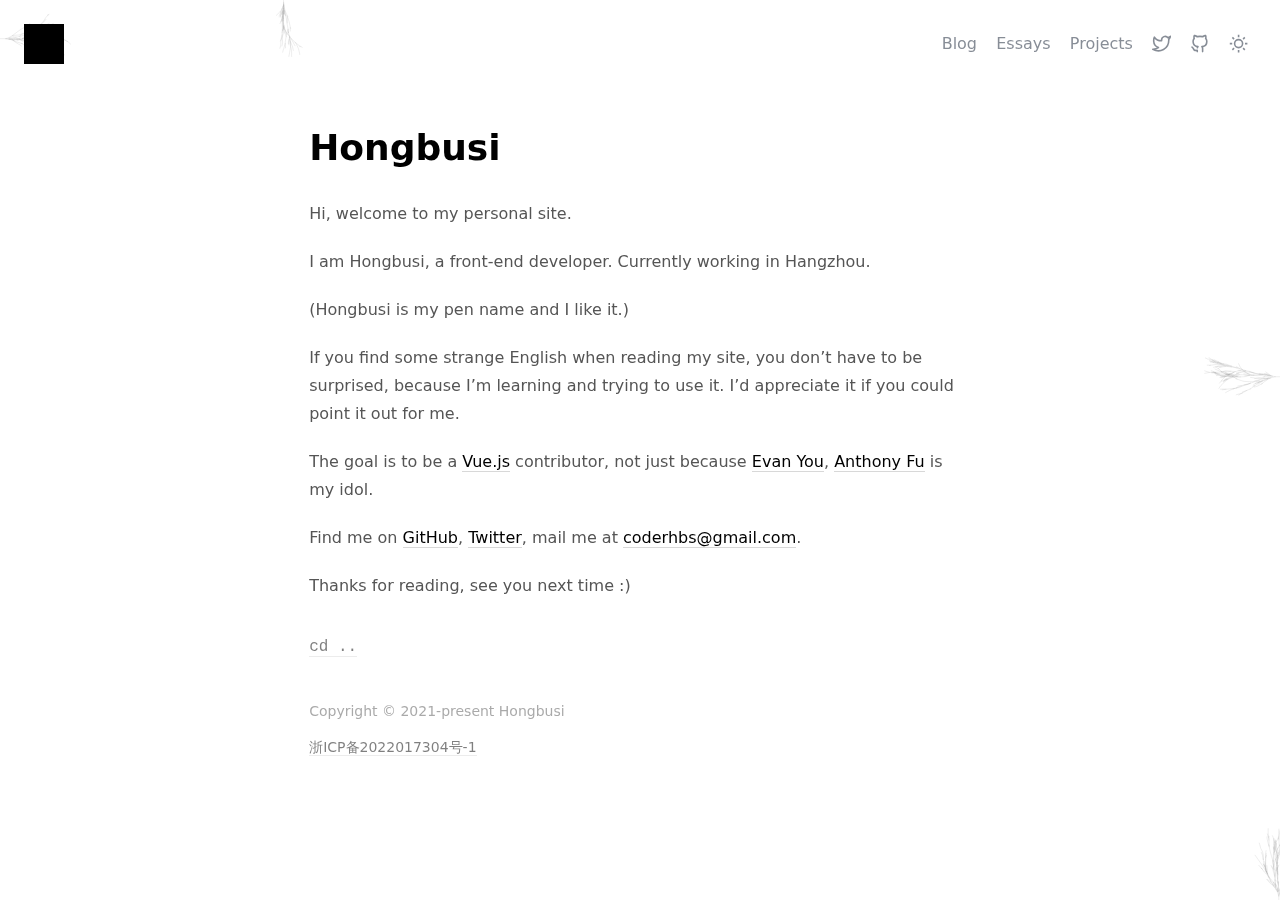
<file: index.html>
<!DOCTYPE html><html lang="en"><head><meta charset="UTF-8"><meta name="author" content="Hongbusi"><meta http-equiv="X-UA-Compatible" content="chrome=1"><meta name="revisit-after" content="7 days"><meta name="viewport" content="width=device-width,initial-scale=1"><link rel="icon" href="/favicon.svg" type="image/svg+xml"><meta name="theme-color" content="#ffffff"><title>Hongbusi</title><script>!function(){var e=window.matchMedia&&window.matchMedia("(prefers-color-scheme: dark)").matches,t=localStorage.getItem("vueuse-color-scheme")||"auto";("dark"===t||e&&"light"!==t)&&document.documentElement.classList.toggle("dark",!0)}()</script><!-- Global site tag (gtag.js) - Google Analytics --><script async="" src="https://www.googletagmanager.com/gtag/js?id=UA-221814222-1"></script><script>function gtag(){dataLayer.push(arguments)}window.dataLayer=window.dataLayer||[],gtag("js",new Date),gtag("config","UA-221814222-1")</script><script type="module" crossorigin="" src="/assets/app.aff35abf.js"></script><link rel="modulepreload" href="/assets/vendor.2cd3f507.js"><style>*,:after,:before{box-sizing:border-box;border-width:0;border-style:solid;border-color:currentColor}html{line-height:1.5;-webkit-text-size-adjust:100%;-moz-tab-size:4;tab-size:4;font-family:ui-sans-serif,system-ui,-apple-system,BlinkMacSystemFont,Segoe UI,Roboto,Helvetica Neue,Arial,Noto Sans,sans-serif,"Apple Color Emoji","Segoe UI Emoji",Segoe UI Symbol,"Noto Color Emoji"}body{margin:0;line-height:inherit}h1{font-size:inherit;font-weight:inherit}a{color:inherit;text-decoration:inherit}h1,p{margin:0}img,svg{display:block;vertical-align:middle}img{max-width:100%;height:auto}:root{--c-bg:#fff;--c-scrollbar:#eee;--c-scrollbar-hover:#bbb}html{background-color:var(--c-bg)}html{overflow:scroll}*{scrollbar-color:var(--c-scrollbar) var(--c-bg)}.prose{color:var(--fg);max-width:65ch;font-size:1rem;line-height:1.75}.prose a{color:var(--fg-deeper);text-decoration:none;font-weight:500}.prose h1{color:var(--fg-deeper);font-weight:800;font-size:2.25em;margin-top:0;margin-bottom:.8888889em;line-height:1.1111111}.prose p{margin-top:1.25em;margin-bottom:1.25em}.prose>:first-child{margin-top:0}.prose>:last-child{margin-bottom:0}:root{--prism-scheme:light;--prism-foreground:#6e6e6e;--prism-background:#f4f4f4;--prism-comment:#a8a8a8;--prism-string:#555555;--prism-literal:#333333;--prism-keyword:#000000;--prism-function:#4f4f4f;--prism-deleted:#333333;--prism-class:#333333;--prism-builtin:#757575;--prism-property:#333333;--prism-namespace:#4f4f4f;--prism-punctuation:#ababab;--prism-decorator:var(--prism-class);--prism-operator:var(--prism-punctuation);--prism-number:var(--prism-literal);--prism-boolean:var(--prism-literal);--prism-variable:var(--prism-literal);--prism-constant:var(--prism-literal);--prism-symbol:var(--prism-literal);--prism-interpolation:var(--prism-literal);--prism-selector:var(--prism-keyword);--prism-keyword-control:var(--prism-keyword);--prism-regex:var(--prism-string);--prism-json-property:var(--prism-property);--prism-inline-background:var(--prism-background);--prism-comment-style:italic;--prism-url-decoration:underline;--prism-line-number:#a5a5a5;--prism-line-number-gutter:#333333;--prism-line-highlight-background:#eeeeee;--prism-selection-background:#aaaaaa;--prism-marker-color:var(--prism-foreground);--prism-marker-opacity:.4;--prism-marker-font-size:.8em;--prism-font-size:1em;--prism-line-height:1.5em;--prism-font-family:monospace;--prism-inline-font-size:var(--prism-font-size);--prism-block-font-size:var(--prism-font-size);--prism-tab-size:2;--prism-block-padding-x:1em;--prism-block-padding-y:1em;--prism-block-margin-x:0;--prism-block-margin-y:.5em;--prism-block-radius:.3em;--prism-inline-padding-x:.3em;--prism-inline-padding-y:.1em;--prism-inline-radius:.3em}:root{--prism-font-size:.9rem;--prism-font-family:"Fira Code",monospace}:root{--prism-font-family:"Input Mono",monospace}html:not(.dark){--prism-foreground:#393a34;--prism-background:#fbfbfb;--prism-comment:#a0ada0;--prism-string:#b56959;--prism-literal:#2f8a89;--prism-number:#296aa3;--prism-keyword:#1c6b48;--prism-function:#6c7834;--prism-boolean:#1c6b48;--prism-constant:#a65e2b;--prism-deleted:#a14f55;--prism-class:#2993a3;--prism-builtin:#ab5959;--prism-property:#b58451;--prism-namespace:#b05a78;--prism-punctuation:#8e8f8b;--prism-decorator:#bd8f8f;--prism-regex:#ab5e3f;--prism-json-property:#698c96}.prose{--fg:#555;--fg-deep:#222;--fg-deeper:#000;color:var(--fg)}.prose a{font-weight:inherit;text-decoration:none;border-bottom:1px solid rgba(125,125,125,.3);transition:border .3s ease-in-out}.prose a:hover{border-bottom:1px solid var(--fg)}.absolute{position:absolute}.z-40{z-index:40}.m-6{margin:1.5rem}.m-auto{margin:auto}.mb-0{margin-bottom:0}.mb-6{margin-bottom:1.5rem}.mb-8{margin-bottom:2rem}.mt-10{margin-top:2.5rem}.mt-4{margin-top:1rem}.h-10{height:2.5rem}.w-10{width:2.5rem}.flex{display:flex}.flex-col{flex-direction:column}.select-none{user-select:none}.px-7{padding-left:1.75rem;padding-right:1.75rem}.py-10{padding-top:2.5rem;padding-bottom:2.5rem}.font-sans{font-family:Inter,Inter var,system-ui,-apple-system,BlinkMacSystemFont,Segoe UI,Roboto,Helvetica Neue,Arial,Noto Sans,sans-serif,Apple Color Emoji,Segoe UI Emoji,Segoe UI Symbol,Noto Color Emoji}.text-sm{font-size:.875rem;line-height:1.25rem}.text-gray-700{--un-text-opacity:1;color:rgba(55,65,81,var(--un-text-opacity))}.opacity-50{opacity:.5}.outline-none{outline:2px solid transparent;outline-offset:2px}@media (max-width:768px){.lt-md\:hidden{display:none}}@media (min-width:768px){.md\:hidden{display:none}}@media (min-width:1024px){.lg\:fixed{position:fixed}}.nav[data-v-70585b6f]{padding:2rem;width:100%;display:grid;grid-template-columns:auto max-content;box-sizing:border-box}.nav>[data-v-70585b6f]{margin:auto}.nav a[data-v-70585b6f]{cursor:pointer;text-decoration:none;color:inherit;transition:opacity .2s ease;opacity:.6;outline:0}.nav a[data-v-70585b6f]:hover{opacity:1;text-decoration-color:inherit}.nav .right[data-v-70585b6f]{display:grid;grid-gap:1.2rem;grid-auto-flow:column}.nav .right>[data-v-70585b6f]{margin:auto}</style><link rel="preload" href="/assets/app.f6809369.css" as="style"><link rel="modulepreload" crossorigin="" href="/assets/index.171d0ca9.js"><link rel="modulepreload" crossorigin="" href="/assets/Post.5577dd8f.js"><link rel="preload" href="/assets/Post.844d8ce7.css" as="style"><meta name="description" content="Hongbusi's Portfolio"><meta name="twitter:card" content="summary"><meta name="twitter:creator" content="@Hongbusi"><meta property="og:title" content="Hongbusi"><meta name="head:count" content="4"></head><body class="font-sans text-gray-700 dark:text-gray-200"><div id="app" data-server-rendered="true"><!--[--><header class="header z-40" data-v-70585b6f=""><a aria-current="page" href="/" class="router-link-active router-link-exact-active w-10 h-10 absolute lg:fixed m-6 select-none outline-none" focusable="false" data-v-70585b6f=""><img class="" src="/logo.png" alt="logo" data-v-70585b6f=""></a><nav class="nav" data-v-70585b6f=""><div class="spacer" data-v-70585b6f=""></div><div class="right" data-v-70585b6f=""><a href="/posts" class="" data-v-70585b6f=""><span class="lt-md:hidden" data-v-70585b6f="">Blog</span><svg style="vertical-align:sub" class="inline md:hidden" width="1.2em" height="1.2em" preserveAspectRatio="xMidYMid meet" viewBox="0 0 24 24" data-v-70585b6f=""><path fill="currentColor" d="M20 22H4a1 1 0 0 1-1-1V3a1 1 0 0 1 1-1h16a1 1 0 0 1 1 1v18a1 1 0 0 1-1 1zm-1-2V4H5v16h14zM7 6h4v4H7V6zm0 6h10v2H7v-2zm0 4h10v2H7v-2zm6-9h4v2h-4V7z"></path></svg></a><a href="/essays" class="" data-v-70585b6f=""><span class="lt-md:hidden" data-v-70585b6f="">Essays</span><svg style="vertical-align:sub" class="inline md:hidden" width="1.2em" height="1.2em" preserveAspectRatio="xMidYMid meet" viewBox="-2 -2 24 24" data-v-70585b6f=""><path fill="currentColor" d="m5.72 14.456l1.761-.508l10.603-10.73a.456.456 0 0 0-.003-.64l-.635-.642a.443.443 0 0 0-.632-.003L6.239 12.635l-.52 1.82zM18.703.664l.635.643c.876.887.884 2.318.016 3.196L8.428 15.561l-3.764 1.084a.901.901 0 0 1-1.11-.623a.915.915 0 0 1-.002-.506l1.095-3.84L15.544.647a2.215 2.215 0 0 1 3.159.016zM7.184 1.817c.496 0 .898.407.898.909a.903.903 0 0 1-.898.909H3.592c-.992 0-1.796.814-1.796 1.817v10.906c0 1.004.804 1.818 1.796 1.818h10.776c.992 0 1.797-.814 1.797-1.818v-3.635c0-.502.402-.909.898-.909s.898.407.898.91v3.634c0 2.008-1.609 3.636-3.593 3.636H3.592C1.608 19.994 0 18.366 0 16.358V5.452c0-2.007 1.608-3.635 3.592-3.635h3.592z"></path></svg></a><a href="/projects" class="" data-v-70585b6f=""><span class="lt-md:hidden" data-v-70585b6f="">Projects</span><svg style="vertical-align:sub" class="inline md:hidden" width="1.2em" height="1.2em" preserveAspectRatio="xMidYMid meet" viewBox="0 0 24 24" data-v-70585b6f=""><path fill="currentColor" d="M9.973 18H11v-5h2v5h1.027c.132-1.202.745-2.194 1.74-3.277c.113-.122.832-.867.917-.973a6 6 0 1 0-9.37-.002c.086.107.807.853.918.974c.996 1.084 1.609 2.076 1.741 3.278zM10 20v1h4v-1h-4zm-4.246-5a8 8 0 1 1 12.49.002C17.624 15.774 16 17 16 18.5V21a2 2 0 0 1-2 2h-4a2 2 0 0 1-2-2v-2.5C8 17 6.375 15.774 5.754 15z"></path></svg></a><a href="https://twitter.com/Hongbusi" target="_blank" title="Twitter" data-v-70585b6f=""><svg style="vertical-align:sub" class="inline" width="1.2em" height="1.2em" preserveAspectRatio="xMidYMid meet" viewBox="0 0 24 24" data-v-70585b6f=""><path fill="none" stroke="currentColor" stroke-linecap="round" stroke-linejoin="round" stroke-width="2" d="M23 3a10.9 10.9 0 0 1-3.14 1.53a4.48 4.48 0 0 0-7.86 3v1A10.66 10.66 0 0 1 3 4s-4 9 5 13a11.64 11.64 0 0 1-7 2c9 5 20 0 20-11.5a4.5 4.5 0 0 0-.08-.83A7.72 7.72 0 0 0 23 3z"></path></svg></a><a href="https://github.com/Hongbusi" target="_blank" title="GitHub" data-v-70585b6f=""><svg style="vertical-align:sub" class="inline" width="1.2em" height="1.2em" preserveAspectRatio="xMidYMid meet" viewBox="0 0 24 24" data-v-70585b6f=""><path fill="currentColor" d="M10.07 20.503a1 1 0 0 0-1.18-.983c-1.31.24-2.963.276-3.402-.958a5.708 5.708 0 0 0-1.837-2.415a1.2 1.2 0 0 1-.167-.11a1 1 0 0 0-.93-.645h-.005a1 1 0 0 0-1 .995c-.004.815.81 1.338 1.141 1.514a4.44 4.44 0 0 1 .924 1.36c.365 1.023 1.423 2.576 4.466 2.376l.003.098l.004.268a1 1 0 0 0 2 0l-.005-.318c-.005-.19-.012-.464-.012-1.182ZM20.737 5.377a5.39 5.39 0 0 0 .09-.42a6.278 6.278 0 0 0-.408-3.293a1.002 1.002 0 0 0-.615-.58c-.356-.12-1.67-.357-4.184 1.25a13.87 13.87 0 0 0-6.354 0C6.762.75 5.455.966 5.102 1.079a.997.997 0 0 0-.631.584a6.3 6.3 0 0 0-.404 3.357c.025.127.051.246.079.354a6.27 6.27 0 0 0-1.256 3.83a8.422 8.422 0 0 0 .043.921c.334 4.603 3.334 5.984 5.424 6.459a4.591 4.591 0 0 0-.118.4a1 1 0 0 0 1.942.479a1.678 1.678 0 0 1 .468-.878a1 1 0 0 0-.546-1.745c-3.454-.395-4.954-1.802-5.18-4.899a6.61 6.61 0 0 1-.033-.738a4.258 4.258 0 0 1 .92-2.713a3.022 3.022 0 0 1 .195-.231a1 1 0 0 0 .188-1.025a3.388 3.388 0 0 1-.155-.555a4.094 4.094 0 0 1 .079-1.616a7.543 7.543 0 0 1 2.415 1.18a1.009 1.009 0 0 0 .827.133a11.777 11.777 0 0 1 6.173.001a1.005 1.005 0 0 0 .83-.138a7.572 7.572 0 0 1 2.406-1.19a4.04 4.04 0 0 1 .087 1.578a3.205 3.205 0 0 1-.169.607a1 1 0 0 0 .188 1.025c.078.087.155.18.224.268A4.122 4.122 0 0 1 20 9.203a7.039 7.039 0 0 1-.038.777c-.22 3.056-1.725 4.464-5.195 4.86a1 1 0 0 0-.546 1.746a1.63 1.63 0 0 1 .466.908a3.06 3.06 0 0 1 .093.82v2.333c-.01.648-.01 1.133-.01 1.356a1 1 0 1 0 2 0c0-.217 0-.692.01-1.34v-2.35a4.881 4.881 0 0 0-.155-1.311a4.256 4.256 0 0 0-.116-.416a6.513 6.513 0 0 0 5.445-6.424A8.697 8.697 0 0 0 22 9.203a6.13 6.13 0 0 0-1.263-3.826Z"></path></svg></a><a class="select-none" title="Toggle Color Scheme" data-v-70585b6f=""><svg style="vertical-align:sub;display:none" class="inline" width="1.2em" height="1.2em" preserveAspectRatio="xMidYMid meet" viewBox="0 0 24 24"><path fill="currentColor" d="M10 7a7 7 0 0 0 12 4.9v.1c0 5.523-4.477 10-10 10S2 17.523 2 12S6.477 2 12 2h.1A6.979 6.979 0 0 0 10 7zm-6 5a8 8 0 0 0 15.062 3.762A9 9 0 0 1 8.238 4.938A7.999 7.999 0 0 0 4 12z"></path></svg><svg style="vertical-align:sub" class="inline" width="1.2em" height="1.2em" preserveAspectRatio="xMidYMid meet" viewBox="0 0 24 24"><path fill="currentColor" d="M12 18a6 6 0 1 1 0-12a6 6 0 0 1 0 12zm0-2a4 4 0 1 0 0-8a4 4 0 0 0 0 8zM11 1h2v3h-2V1zm0 19h2v3h-2v-3zM3.515 4.929l1.414-1.414L7.05 5.636L5.636 7.05L3.515 4.93zM16.95 18.364l1.414-1.414l2.121 2.121l-1.414 1.414l-2.121-2.121zm2.121-14.85l1.414 1.415l-2.121 2.121l-1.414-1.414l2.121-2.121zM5.636 16.95l1.414 1.414l-2.121 2.121l-1.414-1.414l2.121-2.121zM23 11v2h-3v-2h3zM4 11v2H1v-2h3z"></path></svg></a></div></nav></header><main class="px-7 py-10"><!--[--><div class="prose m-auto mb-8"><h1 class="mb-0">Hongbusi</h1><!----><!----></div><article><!--[--><div class="prose m-auto"><!----><p>Hi, welcome to my personal site.</p><p>I am Hongbusi, a front-end developer. Currently working in Hangzhou.</p><p>(Hongbusi is my pen name and I like it.)</p><p>If you find some strange English when reading my site, you don’t have to be surprised, because I’m learning and trying to use it. I’d appreciate it if you could point it out for me.</p><p>The goal is to be a <a href="https://github.com/vuejs" target="_blank" rel="noopener">Vue.js</a> contributor, not just because <a href="https://github.com/yyx990803" target="_blank" rel="noopener">Evan You</a>, <a href="https://github.com/antfu" target="_blank" rel="noopener">Anthony Fu</a> is my idol.</p><p>Find me on <a href="https://github.com/Hongbusi" target="_blank" rel="noopener">GitHub</a>, <a href="https://www.twitter.com/Hongbusi" target="_blank" rel="noopener">Twitter</a>, mail me at <a href="mailto:coderhbs@gmail.com">coderhbs@gmail.com</a>.</p><p>Thanks for reading, see you next time :)</p></div><!--]--></article><!----><!--]--><div class="mt-10 mb-6 prose m-auto opacity-50 flex flex-col"><span class="text-sm">Copyright © 2021-present Hongbusi</span><span class="text-sm mt-4"><a href="https://beian.miit.gov.cn" target="_blank"> 浙ICP备2022017304号-1</a></span></div></main><!--]--></div><link rel="stylesheet" href="/assets/app.f6809369.css"><link rel="stylesheet" href="/assets/Post.844d8ce7.css"></body></html>
</file>
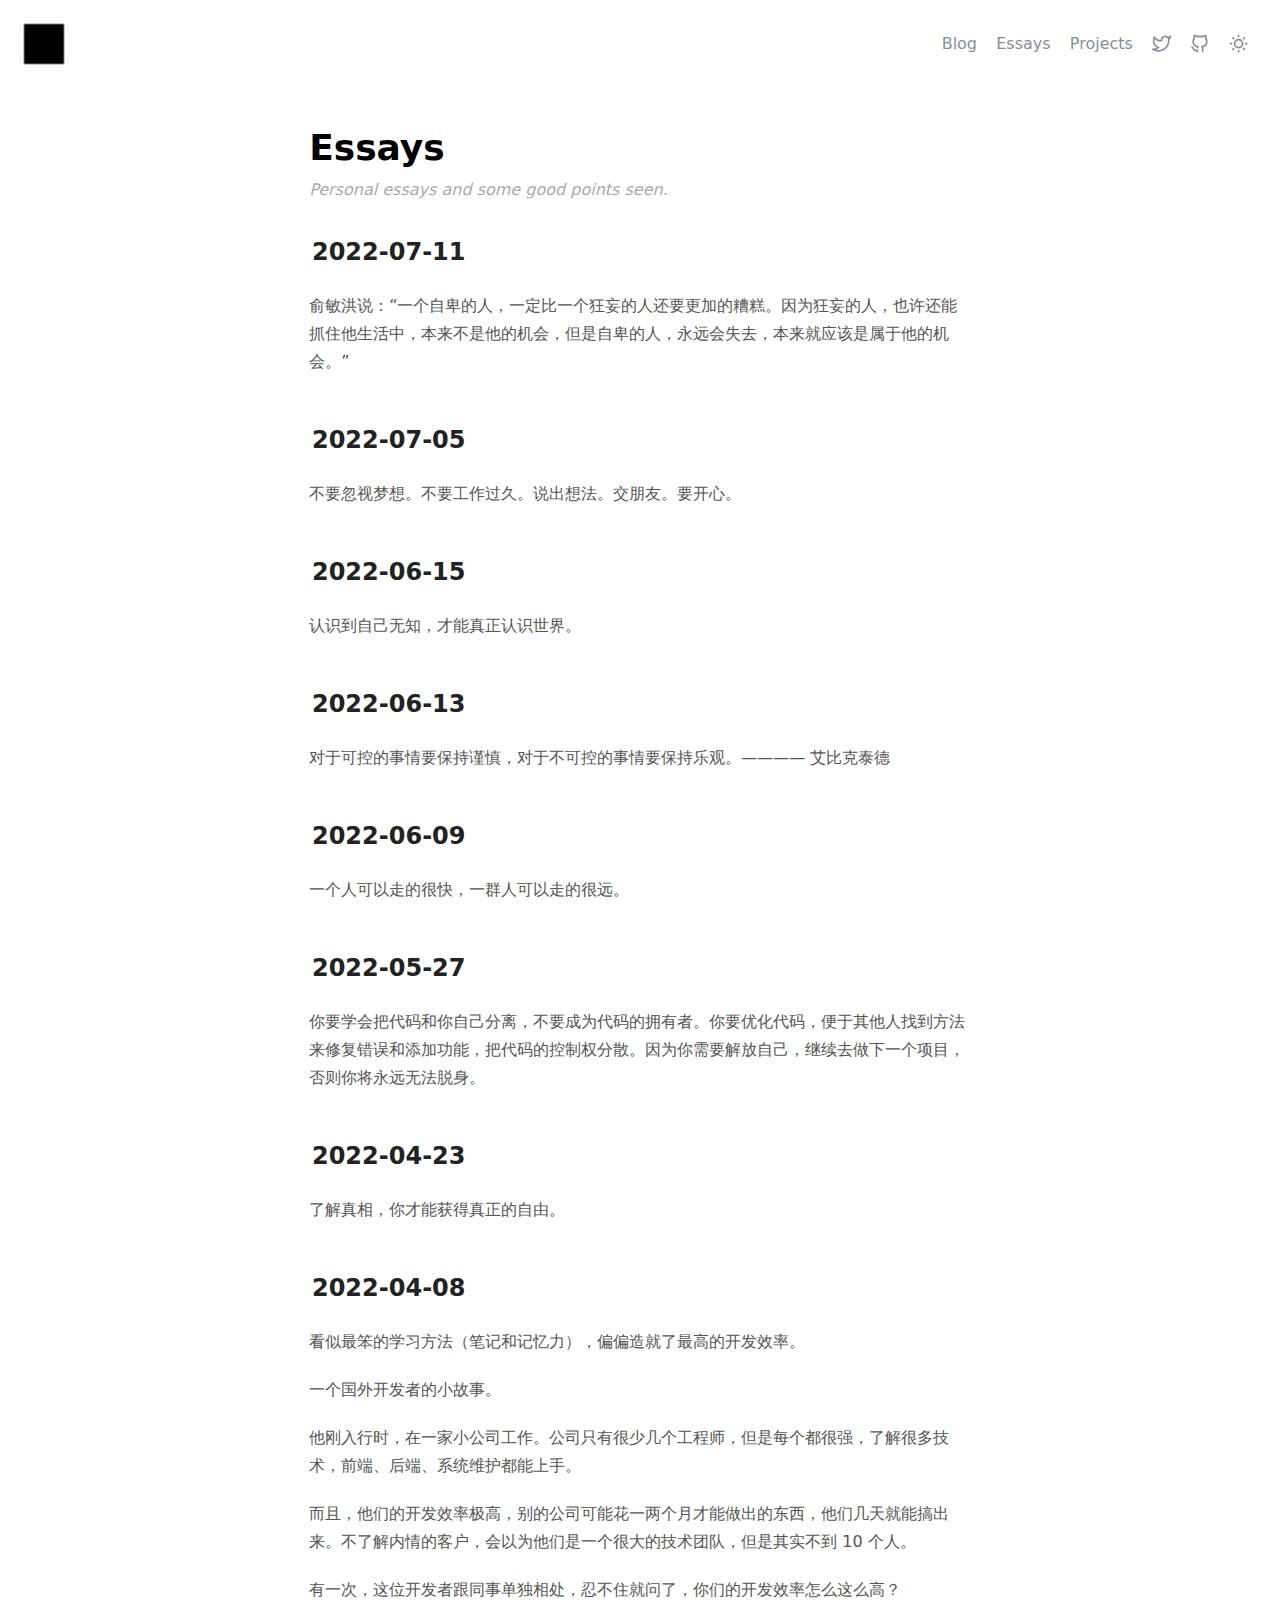
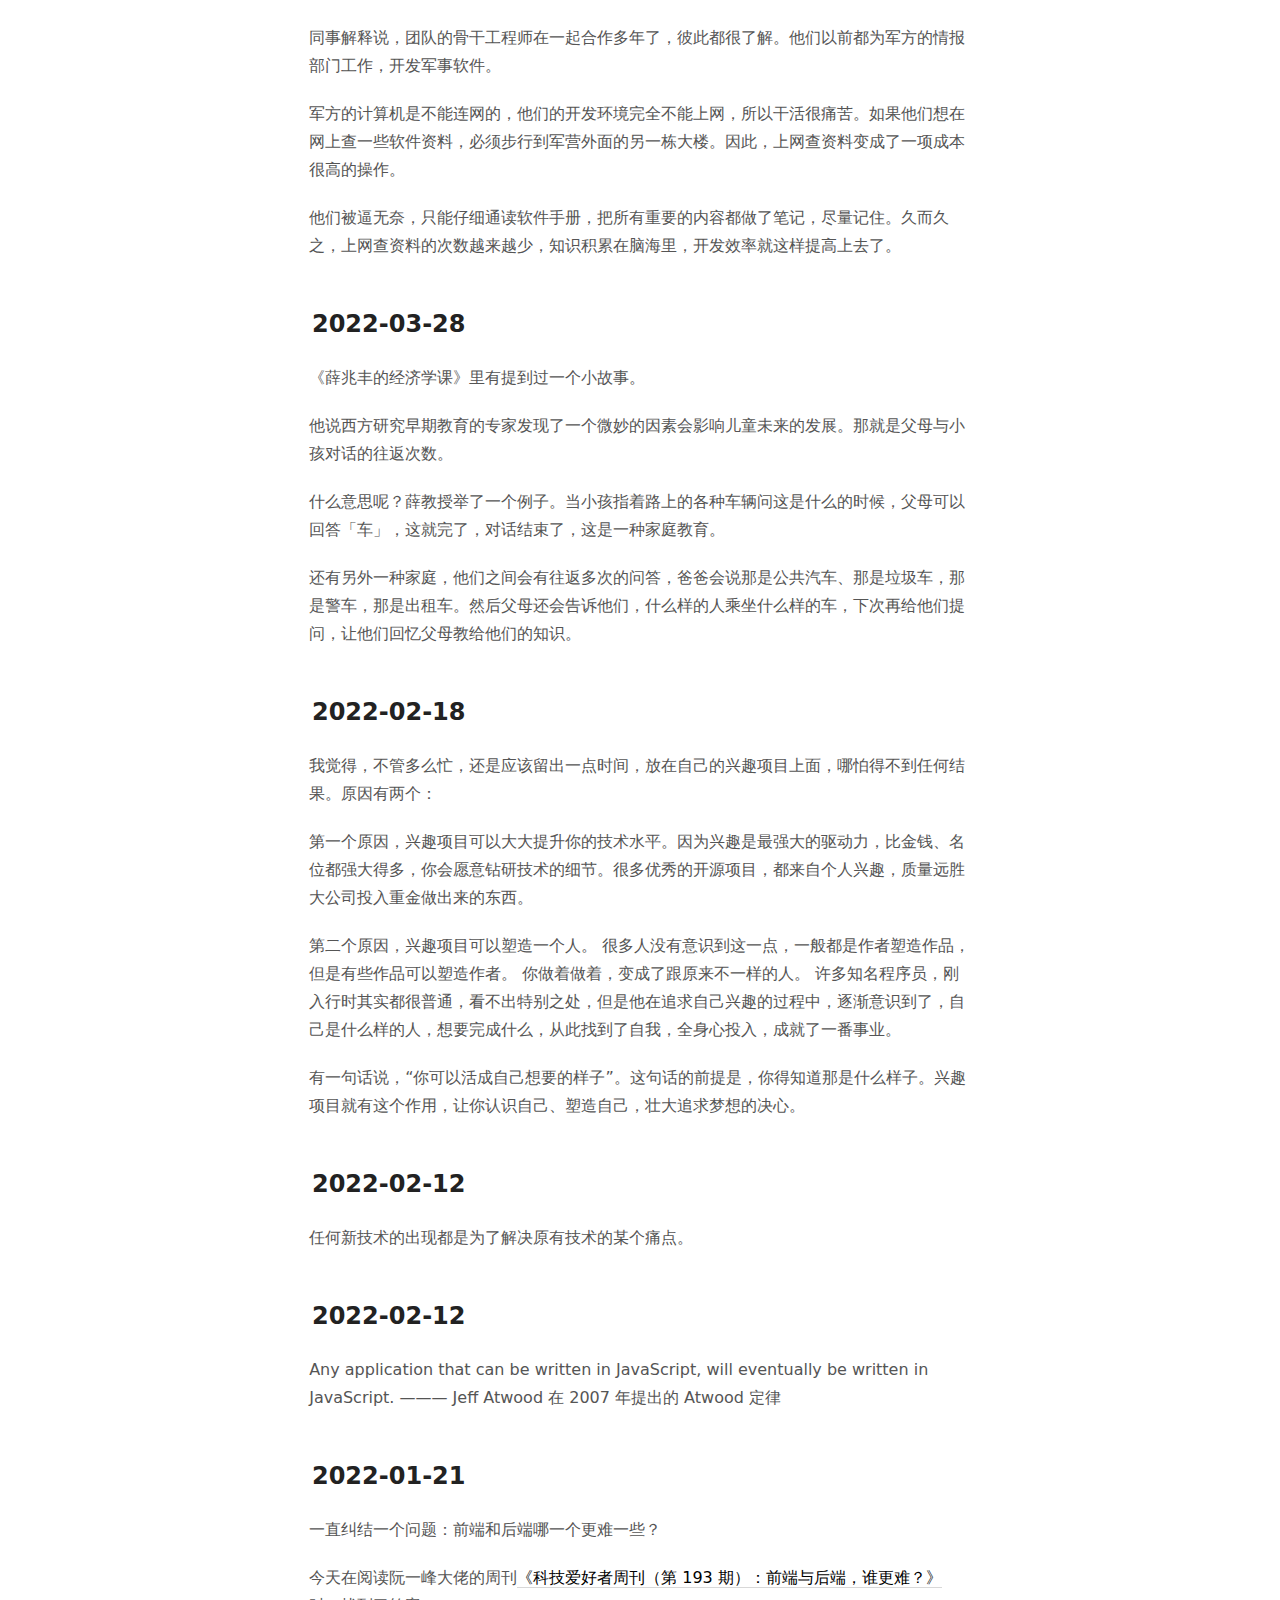
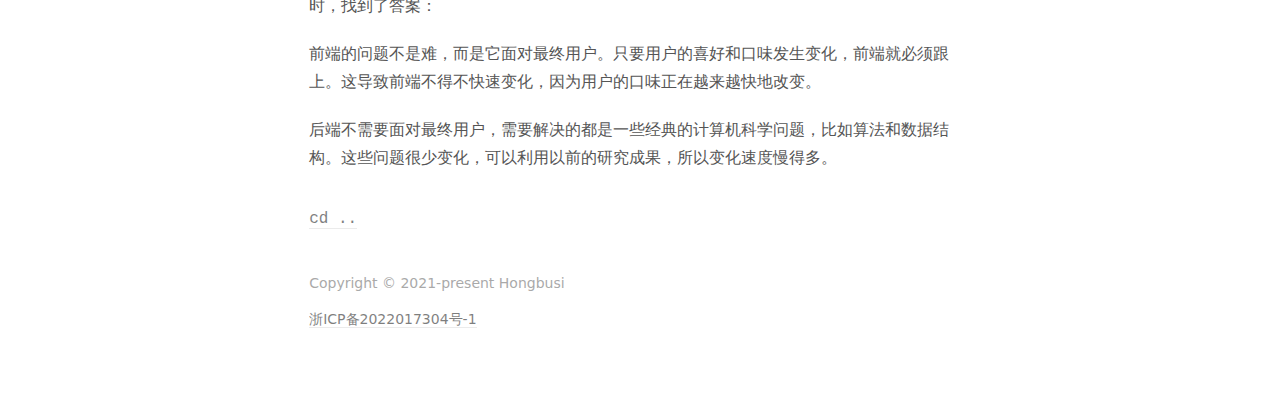
<file: essays.html>
<!DOCTYPE html><html lang="en"><head><meta charset="UTF-8"><meta name="author" content="Hongbusi"><meta http-equiv="X-UA-Compatible" content="chrome=1"><meta name="revisit-after" content="7 days"><meta name="viewport" content="width=device-width,initial-scale=1"><link rel="icon" href="/favicon.svg" type="image/svg+xml"><meta name="theme-color" content="#ffffff"><title>Essays - Hongbusi</title><script>!function(){var e=window.matchMedia&&window.matchMedia("(prefers-color-scheme: dark)").matches,t=localStorage.getItem("vueuse-color-scheme")||"auto";("dark"===t||e&&"light"!==t)&&document.documentElement.classList.toggle("dark",!0)}()</script><!-- Global site tag (gtag.js) - Google Analytics --><script async="" src="https://www.googletagmanager.com/gtag/js?id=UA-221814222-1"></script><script>function gtag(){dataLayer.push(arguments)}window.dataLayer=window.dataLayer||[],gtag("js",new Date),gtag("config","UA-221814222-1")</script><script type="module" crossorigin="" src="/assets/app.aff35abf.js"></script><link rel="modulepreload" href="/assets/vendor.2cd3f507.js"><style>*,:after,:before{box-sizing:border-box;border-width:0;border-style:solid;border-color:currentColor}html{line-height:1.5;-webkit-text-size-adjust:100%;-moz-tab-size:4;tab-size:4;font-family:ui-sans-serif,system-ui,-apple-system,BlinkMacSystemFont,Segoe UI,Roboto,Helvetica Neue,Arial,Noto Sans,sans-serif,"Apple Color Emoji","Segoe UI Emoji",Segoe UI Symbol,"Noto Color Emoji"}body{margin:0;line-height:inherit}h1,h2{font-size:inherit;font-weight:inherit}a{color:inherit;text-decoration:inherit}h1,h2,p{margin:0}img,svg{display:block;vertical-align:middle}img{max-width:100%;height:auto}:root{--c-bg:#fff;--c-scrollbar:#eee;--c-scrollbar-hover:#bbb}html{background-color:var(--c-bg)}html{overflow:scroll}*{scrollbar-color:var(--c-scrollbar) var(--c-bg)}.prose{color:var(--fg);max-width:65ch;font-size:1rem;line-height:1.75}.prose a{color:var(--fg-deeper);text-decoration:none;font-weight:500}.prose h1{color:var(--fg-deeper);font-weight:800;font-size:2.25em;margin-top:0;margin-bottom:.8888889em;line-height:1.1111111}.prose h2{color:var(--fg-deep);font-weight:700;font-size:1.5em;margin-top:2em;margin-bottom:1em;line-height:1.3333333}.prose p{margin-top:1.25em;margin-bottom:1.25em}.prose h2+*{margin-top:0}.prose>:first-child{margin-top:0}.prose>:last-child{margin-bottom:0}:root{--prism-scheme:light;--prism-foreground:#6e6e6e;--prism-background:#f4f4f4;--prism-comment:#a8a8a8;--prism-string:#555555;--prism-literal:#333333;--prism-keyword:#000000;--prism-function:#4f4f4f;--prism-deleted:#333333;--prism-class:#333333;--prism-builtin:#757575;--prism-property:#333333;--prism-namespace:#4f4f4f;--prism-punctuation:#ababab;--prism-decorator:var(--prism-class);--prism-operator:var(--prism-punctuation);--prism-number:var(--prism-literal);--prism-boolean:var(--prism-literal);--prism-variable:var(--prism-literal);--prism-constant:var(--prism-literal);--prism-symbol:var(--prism-literal);--prism-interpolation:var(--prism-literal);--prism-selector:var(--prism-keyword);--prism-keyword-control:var(--prism-keyword);--prism-regex:var(--prism-string);--prism-json-property:var(--prism-property);--prism-inline-background:var(--prism-background);--prism-comment-style:italic;--prism-url-decoration:underline;--prism-line-number:#a5a5a5;--prism-line-number-gutter:#333333;--prism-line-highlight-background:#eeeeee;--prism-selection-background:#aaaaaa;--prism-marker-color:var(--prism-foreground);--prism-marker-opacity:.4;--prism-marker-font-size:.8em;--prism-font-size:1em;--prism-line-height:1.5em;--prism-font-family:monospace;--prism-inline-font-size:var(--prism-font-size);--prism-block-font-size:var(--prism-font-size);--prism-tab-size:2;--prism-block-padding-x:1em;--prism-block-padding-y:1em;--prism-block-margin-x:0;--prism-block-margin-y:.5em;--prism-block-radius:.3em;--prism-inline-padding-x:.3em;--prism-inline-padding-y:.1em;--prism-inline-radius:.3em}:root{--prism-font-size:.9rem;--prism-font-family:"Fira Code",monospace}:root{--prism-font-family:"Input Mono",monospace}html:not(.dark){--prism-foreground:#393a34;--prism-background:#fbfbfb;--prism-comment:#a0ada0;--prism-string:#b56959;--prism-literal:#2f8a89;--prism-number:#296aa3;--prism-keyword:#1c6b48;--prism-function:#6c7834;--prism-boolean:#1c6b48;--prism-constant:#a65e2b;--prism-deleted:#a14f55;--prism-class:#2993a3;--prism-builtin:#ab5959;--prism-property:#b58451;--prism-namespace:#b05a78;--prism-punctuation:#8e8f8b;--prism-decorator:#bd8f8f;--prism-regex:#ab5e3f;--prism-json-property:#698c96}.prose{--fg:#555;--fg-deep:#222;--fg-deeper:#000;color:var(--fg)}.prose a{font-weight:inherit;text-decoration:none;border-bottom:1px solid rgba(125,125,125,.3);transition:border .3s ease-in-out}.prose a:hover{border-bottom:1px solid var(--fg)}a.header-anchor{float:left;margin-top:.125em;margin-left:-1.2em;padding-right:.5em;font-size:.85em;opacity:0;text-decoration:none;border:0!important}a.header-anchor:focus,a.header-anchor:hover{text-decoration:none}h2:focus .header-anchor,h2:hover .header-anchor{opacity:.5}.absolute{position:absolute}.z-40{z-index:40}.m-6{margin:1.5rem}.m-auto{margin:auto}.\!-mt-6{margin-top:-1.5rem!important}.mb-0{margin-bottom:0}.mb-6{margin-bottom:1.5rem}.mb-8{margin-bottom:2rem}.mt-10{margin-top:2.5rem}.mt-4{margin-top:1rem}.mt-8{margin-top:2rem}.h-10{height:2.5rem}.w-10{width:2.5rem}.flex{display:flex}.flex-col{flex-direction:column}.select-none{user-select:none}.px-7{padding-left:1.75rem;padding-right:1.75rem}.py-10{padding-top:2.5rem;padding-bottom:2.5rem}.font-mono{font-family:ui-monospace,SFMono-Regular,Menlo,Monaco,Consolas,"Liberation Mono","Courier New",monospace}.font-sans{font-family:Inter,Inter var,system-ui,-apple-system,BlinkMacSystemFont,Segoe UI,Roboto,Helvetica Neue,Arial,Noto Sans,sans-serif,Apple Color Emoji,Segoe UI Emoji,Segoe UI Symbol,Noto Color Emoji}.text-sm{font-size:.875rem;line-height:1.25rem}.italic{font-style:italic}.text-gray-700{--un-text-opacity:1;color:rgba(55,65,81,var(--un-text-opacity))}.no-underline{text-decoration:none}.opacity-50{opacity:.5}.hover\:opacity-75:hover{opacity:.75}.outline-none{outline:2px solid transparent;outline-offset:2px}@media (max-width:768px){.lt-md\:hidden{display:none}}@media (min-width:768px){.md\:hidden{display:none}}@media (min-width:1024px){.lg\:fixed{position:fixed}}.nav[data-v-70585b6f]{padding:2rem;width:100%;display:grid;grid-template-columns:auto max-content;box-sizing:border-box}.nav>[data-v-70585b6f]{margin:auto}.nav a[data-v-70585b6f]{cursor:pointer;text-decoration:none;color:inherit;transition:opacity .2s ease;opacity:.6;outline:0}.nav a[data-v-70585b6f]:hover{opacity:1;text-decoration-color:inherit}.nav .right[data-v-70585b6f]{display:grid;grid-gap:1.2rem;grid-auto-flow:column}.nav .right>[data-v-70585b6f]{margin:auto}</style><link rel="preload" href="/assets/app.f6809369.css" as="style"><link rel="modulepreload" crossorigin="" href="/assets/essays.b72e2cf0.js"><link rel="modulepreload" crossorigin="" href="/assets/Post.5577dd8f.js"><link rel="preload" href="/assets/Post.844d8ce7.css" as="style"><meta name="twitter:card" content="summary"><meta name="twitter:creator" content="@Hongbusi"><meta property="og:title" content="Essays - Hongbusi"><meta property="og:description" content="Personal essays and some good points seen."><meta name="description" content="Personal essays and some good points seen."><meta name="head:count" content="5"></head><body class="font-sans text-gray-700 dark:text-gray-200"><div id="app" data-server-rendered="true"><!--[--><header class="header z-40" data-v-70585b6f=""><a href="/" class="w-10 h-10 absolute lg:fixed m-6 select-none outline-none" focusable="false" data-v-70585b6f=""><img class="" src="/logo.png" alt="logo" data-v-70585b6f=""></a><nav class="nav" data-v-70585b6f=""><div class="spacer" data-v-70585b6f=""></div><div class="right" data-v-70585b6f=""><a href="/posts" class="" data-v-70585b6f=""><span class="lt-md:hidden" data-v-70585b6f="">Blog</span><svg style="vertical-align:sub" class="inline md:hidden" width="1.2em" height="1.2em" preserveAspectRatio="xMidYMid meet" viewBox="0 0 24 24" data-v-70585b6f=""><path fill="currentColor" d="M20 22H4a1 1 0 0 1-1-1V3a1 1 0 0 1 1-1h16a1 1 0 0 1 1 1v18a1 1 0 0 1-1 1zm-1-2V4H5v16h14zM7 6h4v4H7V6zm0 6h10v2H7v-2zm0 4h10v2H7v-2zm6-9h4v2h-4V7z"></path></svg></a><a aria-current="page" href="/essays" class="router-link-active router-link-exact-active" data-v-70585b6f=""><span class="lt-md:hidden" data-v-70585b6f="">Essays</span><svg style="vertical-align:sub" class="inline md:hidden" width="1.2em" height="1.2em" preserveAspectRatio="xMidYMid meet" viewBox="-2 -2 24 24" data-v-70585b6f=""><path fill="currentColor" d="m5.72 14.456l1.761-.508l10.603-10.73a.456.456 0 0 0-.003-.64l-.635-.642a.443.443 0 0 0-.632-.003L6.239 12.635l-.52 1.82zM18.703.664l.635.643c.876.887.884 2.318.016 3.196L8.428 15.561l-3.764 1.084a.901.901 0 0 1-1.11-.623a.915.915 0 0 1-.002-.506l1.095-3.84L15.544.647a2.215 2.215 0 0 1 3.159.016zM7.184 1.817c.496 0 .898.407.898.909a.903.903 0 0 1-.898.909H3.592c-.992 0-1.796.814-1.796 1.817v10.906c0 1.004.804 1.818 1.796 1.818h10.776c.992 0 1.797-.814 1.797-1.818v-3.635c0-.502.402-.909.898-.909s.898.407.898.91v3.634c0 2.008-1.609 3.636-3.593 3.636H3.592C1.608 19.994 0 18.366 0 16.358V5.452c0-2.007 1.608-3.635 3.592-3.635h3.592z"></path></svg></a><a href="/projects" class="" data-v-70585b6f=""><span class="lt-md:hidden" data-v-70585b6f="">Projects</span><svg style="vertical-align:sub" class="inline md:hidden" width="1.2em" height="1.2em" preserveAspectRatio="xMidYMid meet" viewBox="0 0 24 24" data-v-70585b6f=""><path fill="currentColor" d="M9.973 18H11v-5h2v5h1.027c.132-1.202.745-2.194 1.74-3.277c.113-.122.832-.867.917-.973a6 6 0 1 0-9.37-.002c.086.107.807.853.918.974c.996 1.084 1.609 2.076 1.741 3.278zM10 20v1h4v-1h-4zm-4.246-5a8 8 0 1 1 12.49.002C17.624 15.774 16 17 16 18.5V21a2 2 0 0 1-2 2h-4a2 2 0 0 1-2-2v-2.5C8 17 6.375 15.774 5.754 15z"></path></svg></a><a href="https://twitter.com/Hongbusi" target="_blank" title="Twitter" data-v-70585b6f=""><svg style="vertical-align:sub" class="inline" width="1.2em" height="1.2em" preserveAspectRatio="xMidYMid meet" viewBox="0 0 24 24" data-v-70585b6f=""><path fill="none" stroke="currentColor" stroke-linecap="round" stroke-linejoin="round" stroke-width="2" d="M23 3a10.9 10.9 0 0 1-3.14 1.53a4.48 4.48 0 0 0-7.86 3v1A10.66 10.66 0 0 1 3 4s-4 9 5 13a11.64 11.64 0 0 1-7 2c9 5 20 0 20-11.5a4.5 4.5 0 0 0-.08-.83A7.72 7.72 0 0 0 23 3z"></path></svg></a><a href="https://github.com/Hongbusi" target="_blank" title="GitHub" data-v-70585b6f=""><svg style="vertical-align:sub" class="inline" width="1.2em" height="1.2em" preserveAspectRatio="xMidYMid meet" viewBox="0 0 24 24" data-v-70585b6f=""><path fill="currentColor" d="M10.07 20.503a1 1 0 0 0-1.18-.983c-1.31.24-2.963.276-3.402-.958a5.708 5.708 0 0 0-1.837-2.415a1.2 1.2 0 0 1-.167-.11a1 1 0 0 0-.93-.645h-.005a1 1 0 0 0-1 .995c-.004.815.81 1.338 1.141 1.514a4.44 4.44 0 0 1 .924 1.36c.365 1.023 1.423 2.576 4.466 2.376l.003.098l.004.268a1 1 0 0 0 2 0l-.005-.318c-.005-.19-.012-.464-.012-1.182ZM20.737 5.377a5.39 5.39 0 0 0 .09-.42a6.278 6.278 0 0 0-.408-3.293a1.002 1.002 0 0 0-.615-.58c-.356-.12-1.67-.357-4.184 1.25a13.87 13.87 0 0 0-6.354 0C6.762.75 5.455.966 5.102 1.079a.997.997 0 0 0-.631.584a6.3 6.3 0 0 0-.404 3.357c.025.127.051.246.079.354a6.27 6.27 0 0 0-1.256 3.83a8.422 8.422 0 0 0 .043.921c.334 4.603 3.334 5.984 5.424 6.459a4.591 4.591 0 0 0-.118.4a1 1 0 0 0 1.942.479a1.678 1.678 0 0 1 .468-.878a1 1 0 0 0-.546-1.745c-3.454-.395-4.954-1.802-5.18-4.899a6.61 6.61 0 0 1-.033-.738a4.258 4.258 0 0 1 .92-2.713a3.022 3.022 0 0 1 .195-.231a1 1 0 0 0 .188-1.025a3.388 3.388 0 0 1-.155-.555a4.094 4.094 0 0 1 .079-1.616a7.543 7.543 0 0 1 2.415 1.18a1.009 1.009 0 0 0 .827.133a11.777 11.777 0 0 1 6.173.001a1.005 1.005 0 0 0 .83-.138a7.572 7.572 0 0 1 2.406-1.19a4.04 4.04 0 0 1 .087 1.578a3.205 3.205 0 0 1-.169.607a1 1 0 0 0 .188 1.025c.078.087.155.18.224.268A4.122 4.122 0 0 1 20 9.203a7.039 7.039 0 0 1-.038.777c-.22 3.056-1.725 4.464-5.195 4.86a1 1 0 0 0-.546 1.746a1.63 1.63 0 0 1 .466.908a3.06 3.06 0 0 1 .093.82v2.333c-.01.648-.01 1.133-.01 1.356a1 1 0 1 0 2 0c0-.217 0-.692.01-1.34v-2.35a4.881 4.881 0 0 0-.155-1.311a4.256 4.256 0 0 0-.116-.416a6.513 6.513 0 0 0 5.445-6.424A8.697 8.697 0 0 0 22 9.203a6.13 6.13 0 0 0-1.263-3.826Z"></path></svg></a><a class="select-none" title="Toggle Color Scheme" data-v-70585b6f=""><svg style="vertical-align:sub;display:none" class="inline" width="1.2em" height="1.2em" preserveAspectRatio="xMidYMid meet" viewBox="0 0 24 24"><path fill="currentColor" d="M10 7a7 7 0 0 0 12 4.9v.1c0 5.523-4.477 10-10 10S2 17.523 2 12S6.477 2 12 2h.1A6.979 6.979 0 0 0 10 7zm-6 5a8 8 0 0 0 15.062 3.762A9 9 0 0 1 8.238 4.938A7.999 7.999 0 0 0 4 12z"></path></svg><svg style="vertical-align:sub" class="inline" width="1.2em" height="1.2em" preserveAspectRatio="xMidYMid meet" viewBox="0 0 24 24"><path fill="currentColor" d="M12 18a6 6 0 1 1 0-12a6 6 0 0 1 0 12zm0-2a4 4 0 1 0 0-8a4 4 0 0 0 0 8zM11 1h2v3h-2V1zm0 19h2v3h-2v-3zM3.515 4.929l1.414-1.414L7.05 5.636L5.636 7.05L3.515 4.93zM16.95 18.364l1.414-1.414l2.121 2.121l-1.414 1.414l-2.121-2.121zm2.121-14.85l1.414 1.415l-2.121 2.121l-1.414-1.414l2.121-2.121zM5.636 16.95l1.414 1.414l-2.121 2.121l-1.414-1.414l2.121-2.121zM23 11v2h-3v-2h3zM4 11v2H1v-2h3z"></path></svg></a></div></nav></header><main class="px-7 py-10"><!--[--><div class="prose m-auto mb-8"><h1 class="mb-0">Essays</h1><!----><p class="opacity-50 !-mt-6 italic">Personal essays and some good points seen.</p></div><article><!--[--><div class="prose m-auto"><h2 id="_2022-07-11" tabindex="-1">2022-07-11 <a class="header-anchor" href="#_2022-07-11" aria-hidden="true">#</a></h2><p>俞敏洪说：“一个自卑的人，一定比一个狂妄的人还要更加的糟糕。因为狂妄的人，也许还能抓住他生活中，本来不是他的机会，但是自卑的人，永远会失去，本来就应该是属于他的机会。”</p><h2 id="_2022-07-05" tabindex="-1">2022-07-05 <a class="header-anchor" href="#_2022-07-05" aria-hidden="true">#</a></h2><p>不要忽视梦想。不要工作过久。说出想法。交朋友。要开心。</p><h2 id="_2022-06-15" tabindex="-1">2022-06-15 <a class="header-anchor" href="#_2022-06-15" aria-hidden="true">#</a></h2><p>认识到自己无知，才能真正认识世界。</p><h2 id="_2022-06-13" tabindex="-1">2022-06-13 <a class="header-anchor" href="#_2022-06-13" aria-hidden="true">#</a></h2><p>对于可控的事情要保持谨慎，对于不可控的事情要保持乐观。———— 艾比克泰德</p><h2 id="_2022-06-09" tabindex="-1">2022-06-09 <a class="header-anchor" href="#_2022-06-09" aria-hidden="true">#</a></h2><p>一个人可以走的很快，一群人可以走的很远。</p><h2 id="_2022-05-27" tabindex="-1">2022-05-27 <a class="header-anchor" href="#_2022-05-27" aria-hidden="true">#</a></h2><p>你要学会把代码和你自己分离，不要成为代码的拥有者。你要优化代码，便于其他人找到方法来修复错误和添加功能，把代码的控制权分散。因为你需要解放自己，继续去做下一个项目，否则你将永远无法脱身。</p><h2 id="_2022-04-23" tabindex="-1">2022-04-23 <a class="header-anchor" href="#_2022-04-23" aria-hidden="true">#</a></h2><p>了解真相，你才能获得真正的自由。</p><h2 id="_2022-04-08" tabindex="-1">2022-04-08 <a class="header-anchor" href="#_2022-04-08" aria-hidden="true">#</a></h2><p>看似最笨的学习方法（笔记和记忆力），偏偏造就了最高的开发效率。</p><p>一个国外开发者的小故事。</p><p>他刚入行时，在一家小公司工作。公司只有很少几个工程师，但是每个都很强，了解很多技术，前端、后端、系统维护都能上手。</p><p>而且，他们的开发效率极高，别的公司可能花一两个月才能做出的东西，他们几天就能搞出来。不了解内情的客户，会以为他们是一个很大的技术团队，但是其实不到 10 个人。</p><p>有一次，这位开发者跟同事单独相处，忍不住就问了，你们的开发效率怎么这么高？</p><p>同事解释说，团队的骨干工程师在一起合作多年了，彼此都很了解。他们以前都为军方的情报部门工作，开发军事软件。</p><p>军方的计算机是不能连网的，他们的开发环境完全不能上网，所以干活很痛苦。如果他们想在网上查一些软件资料，必须步行到军营外面的另一栋大楼。因此，上网查资料变成了一项成本很高的操作。</p><p>他们被逼无奈，只能仔细通读软件手册，把所有重要的内容都做了笔记，尽量记住。久而久之，上网查资料的次数越来越少，知识积累在脑海里，开发效率就这样提高上去了。</p><h2 id="_2022-03-28" tabindex="-1">2022-03-28 <a class="header-anchor" href="#_2022-03-28" aria-hidden="true">#</a></h2><p>《薛兆丰的经济学课》里有提到过一个小故事。</p><p>他说西方研究早期教育的专家发现了一个微妙的因素会影响儿童未来的发展。那就是父母与小孩对话的往返次数。</p><p>什么意思呢？薛教授举了一个例子。当小孩指着路上的各种车辆问这是什么的时候，父母可以回答「车」，这就完了，对话结束了，这是一种家庭教育。</p><p>还有另外一种家庭，他们之间会有往返多次的问答，爸爸会说那是公共汽车、那是垃圾车，那是警车，那是出租车。然后父母还会告诉他们，什么样的人乘坐什么样的车，下次再给他们提问，让他们回忆父母教给他们的知识。</p><h2 id="_2022-02-18" tabindex="-1">2022-02-18 <a class="header-anchor" href="#_2022-02-18" aria-hidden="true">#</a></h2><p>我觉得，不管多么忙，还是应该留出一点时间，放在自己的兴趣项目上面，哪怕得不到任何结果。原因有两个：</p><p>第一个原因，兴趣项目可以大大提升你的技术水平。因为兴趣是最强大的驱动力，比金钱、名位都强大得多，你会愿意钻研技术的细节。很多优秀的开源项目，都来自个人兴趣，质量远胜大公司投入重金做出来的东西。</p><p>第二个原因，兴趣项目可以塑造一个人。 很多人没有意识到这一点，一般都是作者塑造作品，但是有些作品可以塑造作者。 你做着做着，变成了跟原来不一样的人。 许多知名程序员，刚入行时其实都很普通，看不出特别之处，但是他在追求自己兴趣的过程中，逐渐意识到了，自己是什么样的人，想要完成什么，从此找到了自我，全身心投入，成就了一番事业。</p><p>有一句话说，“你可以活成自己想要的样子”。这句话的前提是，你得知道那是什么样子。兴趣项目就有这个作用，让你认识自己、塑造自己，壮大追求梦想的决心。</p><h2 id="_2022-02-12" tabindex="-1">2022-02-12 <a class="header-anchor" href="#_2022-02-12" aria-hidden="true">#</a></h2><p>任何新技术的出现都是为了解决原有技术的某个痛点。</p><h2 id="_2022-02-12-1" tabindex="-1">2022-02-12 <a class="header-anchor" href="#_2022-02-12-1" aria-hidden="true">#</a></h2><p>Any application that can be written in JavaScript, will eventually be written in JavaScript. ——— Jeff Atwood 在 2007 年提出的 Atwood 定律</p><h2 id="_2022-01-21" tabindex="-1">2022-01-21 <a class="header-anchor" href="#_2022-01-21" aria-hidden="true">#</a></h2><p>一直纠结一个问题：前端和后端哪一个更难一些？</p><p>今天在阅读阮一峰大佬的周刊<a href="https://github.com/ruanyf/weekly/blob/master/docs/issue-193.md" target="_blank" rel="noopener">《科技爱好者周刊（第 193 期）：前端与后端，谁更难？》</a>时，找到了答案：</p><p>前端的问题不是难，而是它面对最终用户。只要用户的喜好和口味发生变化，前端就必须跟上。这导致前端不得不快速变化，因为用户的口味正在越来越快地改变。</p><p>后端不需要面对最终用户，需要解决的都是一些经典的计算机科学问题，比如算法和数据结构。这些问题很少变化，可以利用以前的研究成果，所以变化速度慢得多。</p></div><!--]--></article><div class="prose m-auto mt-8 mb-8"><a href="/" class="font-mono no-underline opacity-50 hover:opacity-75">cd ..</a></div><!--]--><div class="mt-10 mb-6 prose m-auto opacity-50 flex flex-col"><span class="text-sm">Copyright © 2021-present Hongbusi</span><span class="text-sm mt-4"><a href="https://beian.miit.gov.cn" target="_blank"> 浙ICP备2022017304号-1</a></span></div></main><!--]--></div><link rel="stylesheet" href="/assets/app.f6809369.css"><link rel="stylesheet" href="/assets/Post.844d8ce7.css"></body></html>
</file>
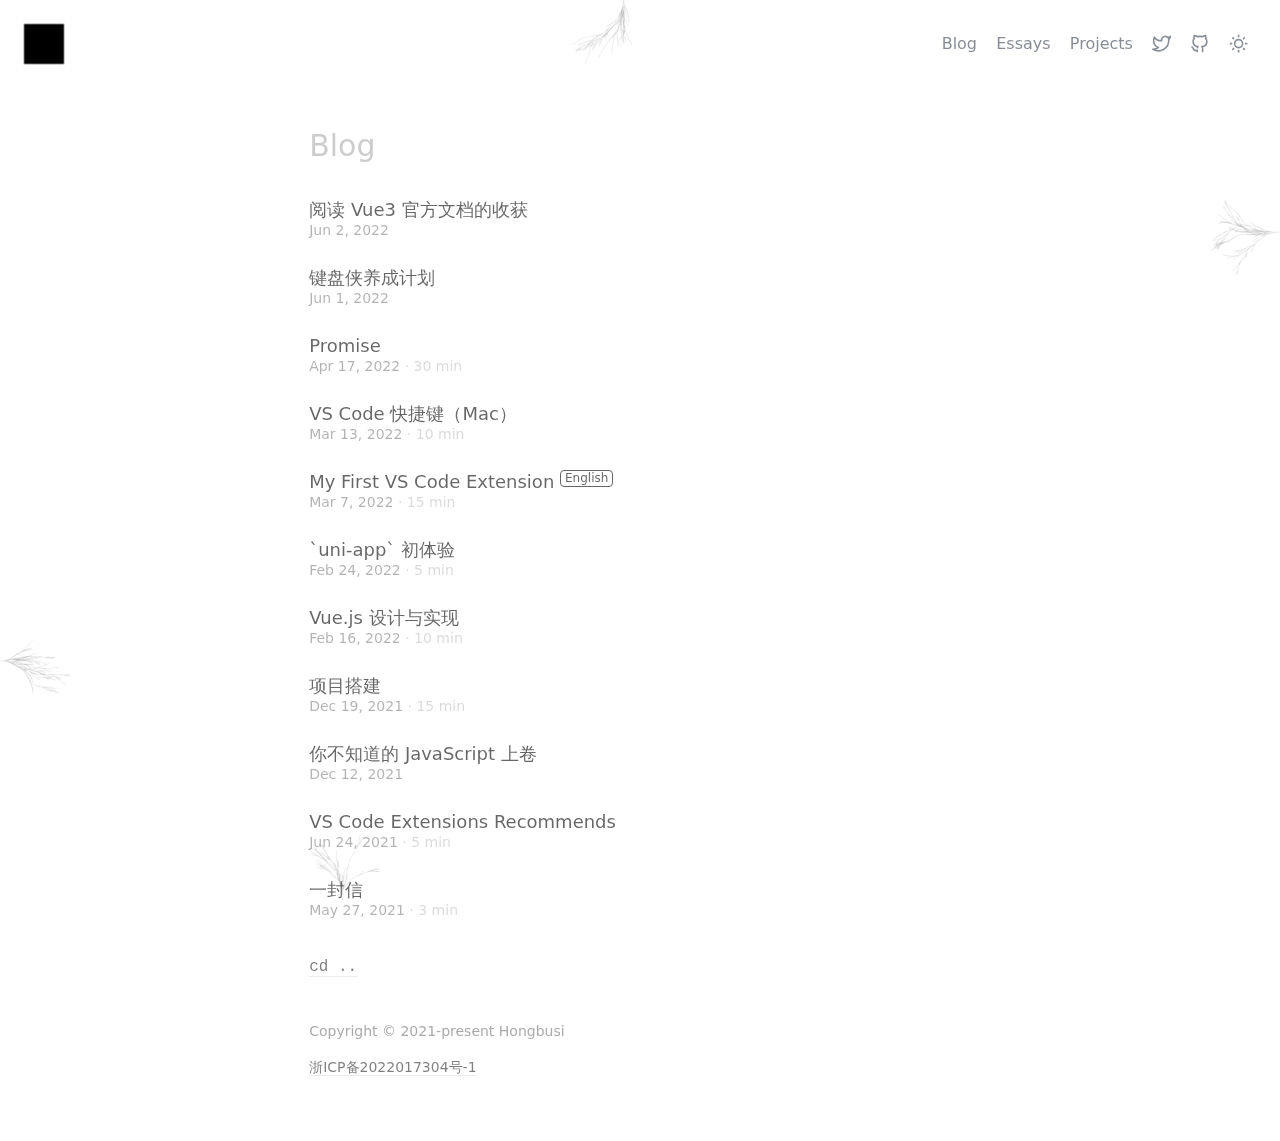
<file: posts.html>
<!DOCTYPE html><html lang="en"><head><meta charset="UTF-8"><meta name="author" content="Hongbusi"><meta http-equiv="X-UA-Compatible" content="chrome=1"><meta name="revisit-after" content="7 days"><meta name="viewport" content="width=device-width,initial-scale=1"><link rel="icon" href="/favicon.svg" type="image/svg+xml"><meta name="theme-color" content="#ffffff"><title>Blog - Hongbusi</title><script>!function(){var e=window.matchMedia&&window.matchMedia("(prefers-color-scheme: dark)").matches,t=localStorage.getItem("vueuse-color-scheme")||"auto";("dark"===t||e&&"light"!==t)&&document.documentElement.classList.toggle("dark",!0)}()</script><!-- Global site tag (gtag.js) - Google Analytics --><script async="" src="https://www.googletagmanager.com/gtag/js?id=UA-221814222-1"></script><script>function gtag(){dataLayer.push(arguments)}window.dataLayer=window.dataLayer||[],gtag("js",new Date),gtag("config","UA-221814222-1")</script><script type="module" crossorigin="" src="/assets/app.aff35abf.js"></script><link rel="modulepreload" href="/assets/vendor.2cd3f507.js"><style>*,:after,:before{box-sizing:border-box;border-width:0;border-style:solid;border-color:currentColor}html{line-height:1.5;-webkit-text-size-adjust:100%;-moz-tab-size:4;tab-size:4;font-family:ui-sans-serif,system-ui,-apple-system,BlinkMacSystemFont,Segoe UI,Roboto,Helvetica Neue,Arial,Noto Sans,sans-serif,"Apple Color Emoji","Segoe UI Emoji",Segoe UI Symbol,"Noto Color Emoji"}body{margin:0;line-height:inherit}a{color:inherit;text-decoration:inherit}sup{font-size:75%;line-height:0;position:relative;vertical-align:baseline}sup{top:-.5em}ul{list-style:none;margin:0;padding:0}img,svg{display:block;vertical-align:middle}img{max-width:100%;height:auto}:root{--c-bg:#fff;--c-scrollbar:#eee;--c-scrollbar-hover:#bbb}html{background-color:var(--c-bg)}html{overflow:scroll}*{scrollbar-color:var(--c-scrollbar) var(--c-bg)}.prose{color:var(--fg);max-width:65ch;font-size:1rem;line-height:1.75}.prose a{color:var(--fg-deeper);text-decoration:none;font-weight:500}.prose ul{margin-top:1.25em;margin-bottom:1.25em;list-style-type:none}.prose li{margin-top:.5em;margin-bottom:.5em}.prose>:first-child{margin-top:0}.prose>:last-child{margin-bottom:0}:root{--prism-scheme:light;--prism-foreground:#6e6e6e;--prism-background:#f4f4f4;--prism-comment:#a8a8a8;--prism-string:#555555;--prism-literal:#333333;--prism-keyword:#000000;--prism-function:#4f4f4f;--prism-deleted:#333333;--prism-class:#333333;--prism-builtin:#757575;--prism-property:#333333;--prism-namespace:#4f4f4f;--prism-punctuation:#ababab;--prism-decorator:var(--prism-class);--prism-operator:var(--prism-punctuation);--prism-number:var(--prism-literal);--prism-boolean:var(--prism-literal);--prism-variable:var(--prism-literal);--prism-constant:var(--prism-literal);--prism-symbol:var(--prism-literal);--prism-interpolation:var(--prism-literal);--prism-selector:var(--prism-keyword);--prism-keyword-control:var(--prism-keyword);--prism-regex:var(--prism-string);--prism-json-property:var(--prism-property);--prism-inline-background:var(--prism-background);--prism-comment-style:italic;--prism-url-decoration:underline;--prism-line-number:#a5a5a5;--prism-line-number-gutter:#333333;--prism-line-highlight-background:#eeeeee;--prism-selection-background:#aaaaaa;--prism-marker-color:var(--prism-foreground);--prism-marker-opacity:.4;--prism-marker-font-size:.8em;--prism-font-size:1em;--prism-line-height:1.5em;--prism-font-family:monospace;--prism-inline-font-size:var(--prism-font-size);--prism-block-font-size:var(--prism-font-size);--prism-tab-size:2;--prism-block-padding-x:1em;--prism-block-padding-y:1em;--prism-block-margin-x:0;--prism-block-margin-y:.5em;--prism-block-radius:.3em;--prism-inline-padding-x:.3em;--prism-inline-padding-y:.1em;--prism-inline-radius:.3em}:root{--prism-font-size:.9rem;--prism-font-family:"Fira Code",monospace}:root{--prism-font-family:"Input Mono",monospace}html:not(.dark){--prism-foreground:#393a34;--prism-background:#fbfbfb;--prism-comment:#a0ada0;--prism-string:#b56959;--prism-literal:#2f8a89;--prism-number:#296aa3;--prism-keyword:#1c6b48;--prism-function:#6c7834;--prism-boolean:#1c6b48;--prism-constant:#a65e2b;--prism-deleted:#a14f55;--prism-class:#2993a3;--prism-builtin:#ab5959;--prism-property:#b58451;--prism-namespace:#b05a78;--prism-punctuation:#8e8f8b;--prism-decorator:#bd8f8f;--prism-regex:#ab5e3f;--prism-json-property:#698c96}.prose{--fg:#555;--fg-deep:#222;--fg-deeper:#000;color:var(--fg)}.prose a{font-weight:inherit;text-decoration:none;border-bottom:1px solid rgba(125,125,125,.3);transition:border .3s ease-in-out}.prose a:hover{border-bottom:1px solid var(--fg)}a.item{transition:.2s all ease-out;text-decoration:none;border-bottom:none!important;opacity:.6}a.item:hover{opacity:1}.absolute{position:absolute}.z-40{z-index:40}.m-6{margin:1.5rem}.m-auto{margin:auto}.-mt-1{margin-top:-.25rem}[mb-0=""]{margin-bottom:0}.mb-6{margin-bottom:1.5rem}.mb-8{margin-bottom:2rem}.mt-10{margin-top:2.5rem}.mt-2{margin-top:.5rem}.mt-4{margin-top:1rem}.mt-8{margin-top:2rem}.block{display:block}.h-10{height:2.5rem}.w-10{width:2.5rem}.flex,[flex~="\~"]{display:flex}.flex-col{flex-direction:column}.select-none{user-select:none}[flex~=gap-3]{grid-gap:.75rem;gap:.75rem}.border{border-width:1px;border-style:solid}.border-current{border-color:currentColor}.rounded{border-radius:.25rem}.\!border-none{border-style:none!important}.px-1{padding-left:.25rem;padding-right:.25rem}.px-7{padding-left:1.75rem;padding-right:1.75rem}.py-10{padding-top:2.5rem;padding-bottom:2.5rem}.pb-0\.2{padding-bottom:.05rem}.font-mono{font-family:ui-monospace,SFMono-Regular,Menlo,Monaco,Consolas,"Liberation Mono","Courier New",monospace}.font-sans{font-family:Inter,Inter var,system-ui,-apple-system,BlinkMacSystemFont,Segoe UI,Roboto,Helvetica Neue,Arial,Noto Sans,sans-serif,Apple Color Emoji,Segoe UI Emoji,Segoe UI Symbol,Noto Color Emoji}[text-3xl=""]{font-size:1.875rem;line-height:2.25rem}.text-lg{font-size:1.125rem;line-height:1.75rem}.text-sm{font-size:.875rem;line-height:1.25rem}.text-xs{font-size:.75rem;line-height:1rem}.\!font-400{font-weight:400!important}.font-normal{font-weight:400}.text-gray-700{--un-text-opacity:1;color:rgba(55,65,81,var(--un-text-opacity))}.no-underline{text-decoration:none}.opacity-50{opacity:.5}.hover\:opacity-75:hover{opacity:.75}.outline-none{outline:2px solid transparent;outline-offset:2px}@media (max-width:768px){.lt-md\:hidden{display:none}}@media (min-width:768px){.md\:hidden{display:none}}@media (min-width:1024px){.lg\:fixed{position:fixed}}.nav[data-v-70585b6f]{padding:2rem;width:100%;display:grid;grid-template-columns:auto max-content;box-sizing:border-box}.nav>[data-v-70585b6f]{margin:auto}.nav a[data-v-70585b6f]{cursor:pointer;text-decoration:none;color:inherit;transition:opacity .2s ease;opacity:.6;outline:0}.nav a[data-v-70585b6f]:hover{opacity:1;text-decoration-color:inherit}.nav .right[data-v-70585b6f]{display:grid;grid-gap:1.2rem;grid-auto-flow:column}.nav .right>[data-v-70585b6f]{margin:auto}</style><link rel="preload" href="/assets/app.f6809369.css" as="style"><link rel="modulepreload" crossorigin="" href="/assets/index.f6127e41.js"><link rel="preload" href="/assets/index.c22048a1.css" as="style"><link rel="modulepreload" crossorigin="" href="/assets/Post.5577dd8f.js"><link rel="preload" href="/assets/Post.844d8ce7.css" as="style"><meta name="description" content="Hongbusi's Portfolio"><meta name="twitter:card" content="summary"><meta name="twitter:creator" content="@Hongbusi"><meta property="og:title" content="Blog - Hongbusi"><meta name="head:count" content="4"></head><body class="font-sans text-gray-700 dark:text-gray-200"><div id="app" data-server-rendered="true"><!--[--><header class="header z-40" data-v-70585b6f=""><a href="/" class="w-10 h-10 absolute lg:fixed m-6 select-none outline-none" focusable="false" data-v-70585b6f=""><img class="" src="/logo.png" alt="logo" data-v-70585b6f=""></a><nav class="nav" data-v-70585b6f=""><div class="spacer" data-v-70585b6f=""></div><div class="right" data-v-70585b6f=""><a aria-current="page" href="/posts" class="router-link-active router-link-exact-active" data-v-70585b6f=""><span class="lt-md:hidden" data-v-70585b6f="">Blog</span><svg style="vertical-align:sub" class="inline md:hidden" width="1.2em" height="1.2em" preserveAspectRatio="xMidYMid meet" viewBox="0 0 24 24" data-v-70585b6f=""><path fill="currentColor" d="M20 22H4a1 1 0 0 1-1-1V3a1 1 0 0 1 1-1h16a1 1 0 0 1 1 1v18a1 1 0 0 1-1 1zm-1-2V4H5v16h14zM7 6h4v4H7V6zm0 6h10v2H7v-2zm0 4h10v2H7v-2zm6-9h4v2h-4V7z"></path></svg></a><a href="/essays" class="" data-v-70585b6f=""><span class="lt-md:hidden" data-v-70585b6f="">Essays</span><svg style="vertical-align:sub" class="inline md:hidden" width="1.2em" height="1.2em" preserveAspectRatio="xMidYMid meet" viewBox="-2 -2 24 24" data-v-70585b6f=""><path fill="currentColor" d="m5.72 14.456l1.761-.508l10.603-10.73a.456.456 0 0 0-.003-.64l-.635-.642a.443.443 0 0 0-.632-.003L6.239 12.635l-.52 1.82zM18.703.664l.635.643c.876.887.884 2.318.016 3.196L8.428 15.561l-3.764 1.084a.901.901 0 0 1-1.11-.623a.915.915 0 0 1-.002-.506l1.095-3.84L15.544.647a2.215 2.215 0 0 1 3.159.016zM7.184 1.817c.496 0 .898.407.898.909a.903.903 0 0 1-.898.909H3.592c-.992 0-1.796.814-1.796 1.817v10.906c0 1.004.804 1.818 1.796 1.818h10.776c.992 0 1.797-.814 1.797-1.818v-3.635c0-.502.402-.909.898-.909s.898.407.898.91v3.634c0 2.008-1.609 3.636-3.593 3.636H3.592C1.608 19.994 0 18.366 0 16.358V5.452c0-2.007 1.608-3.635 3.592-3.635h3.592z"></path></svg></a><a href="/projects" class="" data-v-70585b6f=""><span class="lt-md:hidden" data-v-70585b6f="">Projects</span><svg style="vertical-align:sub" class="inline md:hidden" width="1.2em" height="1.2em" preserveAspectRatio="xMidYMid meet" viewBox="0 0 24 24" data-v-70585b6f=""><path fill="currentColor" d="M9.973 18H11v-5h2v5h1.027c.132-1.202.745-2.194 1.74-3.277c.113-.122.832-.867.917-.973a6 6 0 1 0-9.37-.002c.086.107.807.853.918.974c.996 1.084 1.609 2.076 1.741 3.278zM10 20v1h4v-1h-4zm-4.246-5a8 8 0 1 1 12.49.002C17.624 15.774 16 17 16 18.5V21a2 2 0 0 1-2 2h-4a2 2 0 0 1-2-2v-2.5C8 17 6.375 15.774 5.754 15z"></path></svg></a><a href="https://twitter.com/Hongbusi" target="_blank" title="Twitter" data-v-70585b6f=""><svg style="vertical-align:sub" class="inline" width="1.2em" height="1.2em" preserveAspectRatio="xMidYMid meet" viewBox="0 0 24 24" data-v-70585b6f=""><path fill="none" stroke="currentColor" stroke-linecap="round" stroke-linejoin="round" stroke-width="2" d="M23 3a10.9 10.9 0 0 1-3.14 1.53a4.48 4.48 0 0 0-7.86 3v1A10.66 10.66 0 0 1 3 4s-4 9 5 13a11.64 11.64 0 0 1-7 2c9 5 20 0 20-11.5a4.5 4.5 0 0 0-.08-.83A7.72 7.72 0 0 0 23 3z"></path></svg></a><a href="https://github.com/Hongbusi" target="_blank" title="GitHub" data-v-70585b6f=""><svg style="vertical-align:sub" class="inline" width="1.2em" height="1.2em" preserveAspectRatio="xMidYMid meet" viewBox="0 0 24 24" data-v-70585b6f=""><path fill="currentColor" d="M10.07 20.503a1 1 0 0 0-1.18-.983c-1.31.24-2.963.276-3.402-.958a5.708 5.708 0 0 0-1.837-2.415a1.2 1.2 0 0 1-.167-.11a1 1 0 0 0-.93-.645h-.005a1 1 0 0 0-1 .995c-.004.815.81 1.338 1.141 1.514a4.44 4.44 0 0 1 .924 1.36c.365 1.023 1.423 2.576 4.466 2.376l.003.098l.004.268a1 1 0 0 0 2 0l-.005-.318c-.005-.19-.012-.464-.012-1.182ZM20.737 5.377a5.39 5.39 0 0 0 .09-.42a6.278 6.278 0 0 0-.408-3.293a1.002 1.002 0 0 0-.615-.58c-.356-.12-1.67-.357-4.184 1.25a13.87 13.87 0 0 0-6.354 0C6.762.75 5.455.966 5.102 1.079a.997.997 0 0 0-.631.584a6.3 6.3 0 0 0-.404 3.357c.025.127.051.246.079.354a6.27 6.27 0 0 0-1.256 3.83a8.422 8.422 0 0 0 .043.921c.334 4.603 3.334 5.984 5.424 6.459a4.591 4.591 0 0 0-.118.4a1 1 0 0 0 1.942.479a1.678 1.678 0 0 1 .468-.878a1 1 0 0 0-.546-1.745c-3.454-.395-4.954-1.802-5.18-4.899a6.61 6.61 0 0 1-.033-.738a4.258 4.258 0 0 1 .92-2.713a3.022 3.022 0 0 1 .195-.231a1 1 0 0 0 .188-1.025a3.388 3.388 0 0 1-.155-.555a4.094 4.094 0 0 1 .079-1.616a7.543 7.543 0 0 1 2.415 1.18a1.009 1.009 0 0 0 .827.133a11.777 11.777 0 0 1 6.173.001a1.005 1.005 0 0 0 .83-.138a7.572 7.572 0 0 1 2.406-1.19a4.04 4.04 0 0 1 .087 1.578a3.205 3.205 0 0 1-.169.607a1 1 0 0 0 .188 1.025c.078.087.155.18.224.268A4.122 4.122 0 0 1 20 9.203a7.039 7.039 0 0 1-.038.777c-.22 3.056-1.725 4.464-5.195 4.86a1 1 0 0 0-.546 1.746a1.63 1.63 0 0 1 .466.908a3.06 3.06 0 0 1 .093.82v2.333c-.01.648-.01 1.133-.01 1.356a1 1 0 1 0 2 0c0-.217 0-.692.01-1.34v-2.35a4.881 4.881 0 0 0-.155-1.311a4.256 4.256 0 0 0-.116-.416a6.513 6.513 0 0 0 5.445-6.424A8.697 8.697 0 0 0 22 9.203a6.13 6.13 0 0 0-1.263-3.826Z"></path></svg></a><a class="select-none" title="Toggle Color Scheme" data-v-70585b6f=""><svg style="vertical-align:sub;display:none" class="inline" width="1.2em" height="1.2em" preserveAspectRatio="xMidYMid meet" viewBox="0 0 24 24"><path fill="currentColor" d="M10 7a7 7 0 0 0 12 4.9v.1c0 5.523-4.477 10-10 10S2 17.523 2 12S6.477 2 12 2h.1A6.979 6.979 0 0 0 10 7zm-6 5a8 8 0 0 0 15.062 3.762A9 9 0 0 1 8.238 4.938A7.999 7.999 0 0 0 4 12z"></path></svg><svg style="vertical-align:sub" class="inline" width="1.2em" height="1.2em" preserveAspectRatio="xMidYMid meet" viewBox="0 0 24 24"><path fill="currentColor" d="M12 18a6 6 0 1 1 0-12a6 6 0 0 1 0 12zm0-2a4 4 0 1 0 0-8a4 4 0 0 0 0 8zM11 1h2v3h-2V1zm0 19h2v3h-2v-3zM3.515 4.929l1.414-1.414L7.05 5.636L5.636 7.05L3.515 4.93zM16.95 18.364l1.414-1.414l2.121 2.121l-1.414 1.414l-2.121-2.121zm2.121-14.85l1.414 1.415l-2.121 2.121l-1.414-1.414l2.121-2.121zM5.636 16.95l1.414 1.414l-2.121 2.121l-1.414-1.414l2.121-2.121zM23 11v2h-3v-2h3zM4 11v2H1v-2h3z"></path></svg></a></div></nav></header><main class="px-7 py-10"><!--[--><!----><article><!--[--><div class="prose m-auto"><div class="prose m-auto mb-8 select-none"><div mb-0="" flex="~ gap-3" text-3xl=""><a aria-current="page" href="/posts" class="router-link-active router-link-exact-active !border-none !font-400">Blog</a></div></div><!----><ul><!--[--><a href="/posts/vue3-docs" class="item block font-normal mb-6 mt-2 no-underline"><!--[--><li class="no-underline"><div class="title text-lg">阅读 Vue3 官方文档的收获<!----></div><div class="time opacity-50 text-sm -mt-1">Jun 2<!----></div></li><!--]--></a><a href="/posts/keyboard-man" class="item block font-normal mb-6 mt-2 no-underline"><!--[--><li class="no-underline"><div class="title text-lg">键盘侠养成计划<!----></div><div class="time opacity-50 text-sm -mt-1">Jun 1<!----></div></li><!--]--></a><a href="/posts/promise" class="item block font-normal mb-6 mt-2 no-underline"><!--[--><li class="no-underline"><div class="title text-lg">Promise<!----></div><div class="time opacity-50 text-sm -mt-1">Apr 17 <span class="opacity-50">· 30 min</span></div></li><!--]--></a><a href="/posts/vscode-shortcuts" class="item block font-normal mb-6 mt-2 no-underline"><!--[--><li class="no-underline"><div class="title text-lg">VS Code 快捷键（Mac）<!----></div><div class="time opacity-50 text-sm -mt-1">Mar 13 <span class="opacity-50">· 10 min</span></div></li><!--]--></a><a href="/posts/first-vscode-extension" class="item block font-normal mb-6 mt-2 no-underline"><!--[--><li class="no-underline"><div class="title text-lg">My First VS Code Extension <sup class="text-xs border border-current rounded px-1 pb-0.2">English</sup></div><div class="time opacity-50 text-sm -mt-1">Mar 7 <span class="opacity-50">· 15 min</span></div></li><!--]--></a><a href="/posts/uni-app" class="item block font-normal mb-6 mt-2 no-underline"><!--[--><li class="no-underline"><div class="title text-lg">`uni-app` 初体验<!----></div><div class="time opacity-50 text-sm -mt-1">Feb 24 <span class="opacity-50">· 5 min</span></div></li><!--]--></a><a href="/posts/vue-design-and-implementation" class="item block font-normal mb-6 mt-2 no-underline"><!--[--><li class="no-underline"><div class="title text-lg">Vue.js 设计与实现<!----></div><div class="time opacity-50 text-sm -mt-1">Feb 16 <span class="opacity-50">· 10 min</span></div></li><!--]--></a><a href="/posts/project-construction" class="item block font-normal mb-6 mt-2 no-underline"><!--[--><li class="no-underline"><div class="title text-lg">项目搭建<!----></div><div class="time opacity-50 text-sm -mt-1">Dec 19, 2021 <span class="opacity-50">· 15 min</span></div></li><!--]--></a><a href="/posts/you-dont-know-js-1" class="item block font-normal mb-6 mt-2 no-underline"><!--[--><li class="no-underline"><div class="title text-lg">你不知道的 JavaScript 上卷<!----></div><div class="time opacity-50 text-sm -mt-1">Dec 12, 2021<!----></div></li><!--]--></a><a href="/posts/vscode-extensions" class="item block font-normal mb-6 mt-2 no-underline"><!--[--><li class="no-underline"><div class="title text-lg">VS Code Extensions Recommends<!----></div><div class="time opacity-50 text-sm -mt-1">Jun 24, 2021 <span class="opacity-50">· 5 min</span></div></li><!--]--></a><a href="/posts/a-letter" class="item block font-normal mb-6 mt-2 no-underline"><!--[--><li class="no-underline"><div class="title text-lg">一封信<!----></div><div class="time opacity-50 text-sm -mt-1">May 27, 2021 <span class="opacity-50">· 3 min</span></div></li><!--]--></a><!--]--></ul></div><!--]--></article><div class="prose m-auto mt-8 mb-8"><a href="/" class="font-mono no-underline opacity-50 hover:opacity-75">cd ..</a></div><!--]--><div class="mt-10 mb-6 prose m-auto opacity-50 flex flex-col"><span class="text-sm">Copyright © 2021-present Hongbusi</span><span class="text-sm mt-4"><a href="https://beian.miit.gov.cn" target="_blank"> 浙ICP备2022017304号-1</a></span></div></main><!--]--></div><link rel="stylesheet" href="/assets/app.f6809369.css"><link rel="stylesheet" href="/assets/index.c22048a1.css"><link rel="stylesheet" href="/assets/Post.844d8ce7.css"></body></html>
</file>
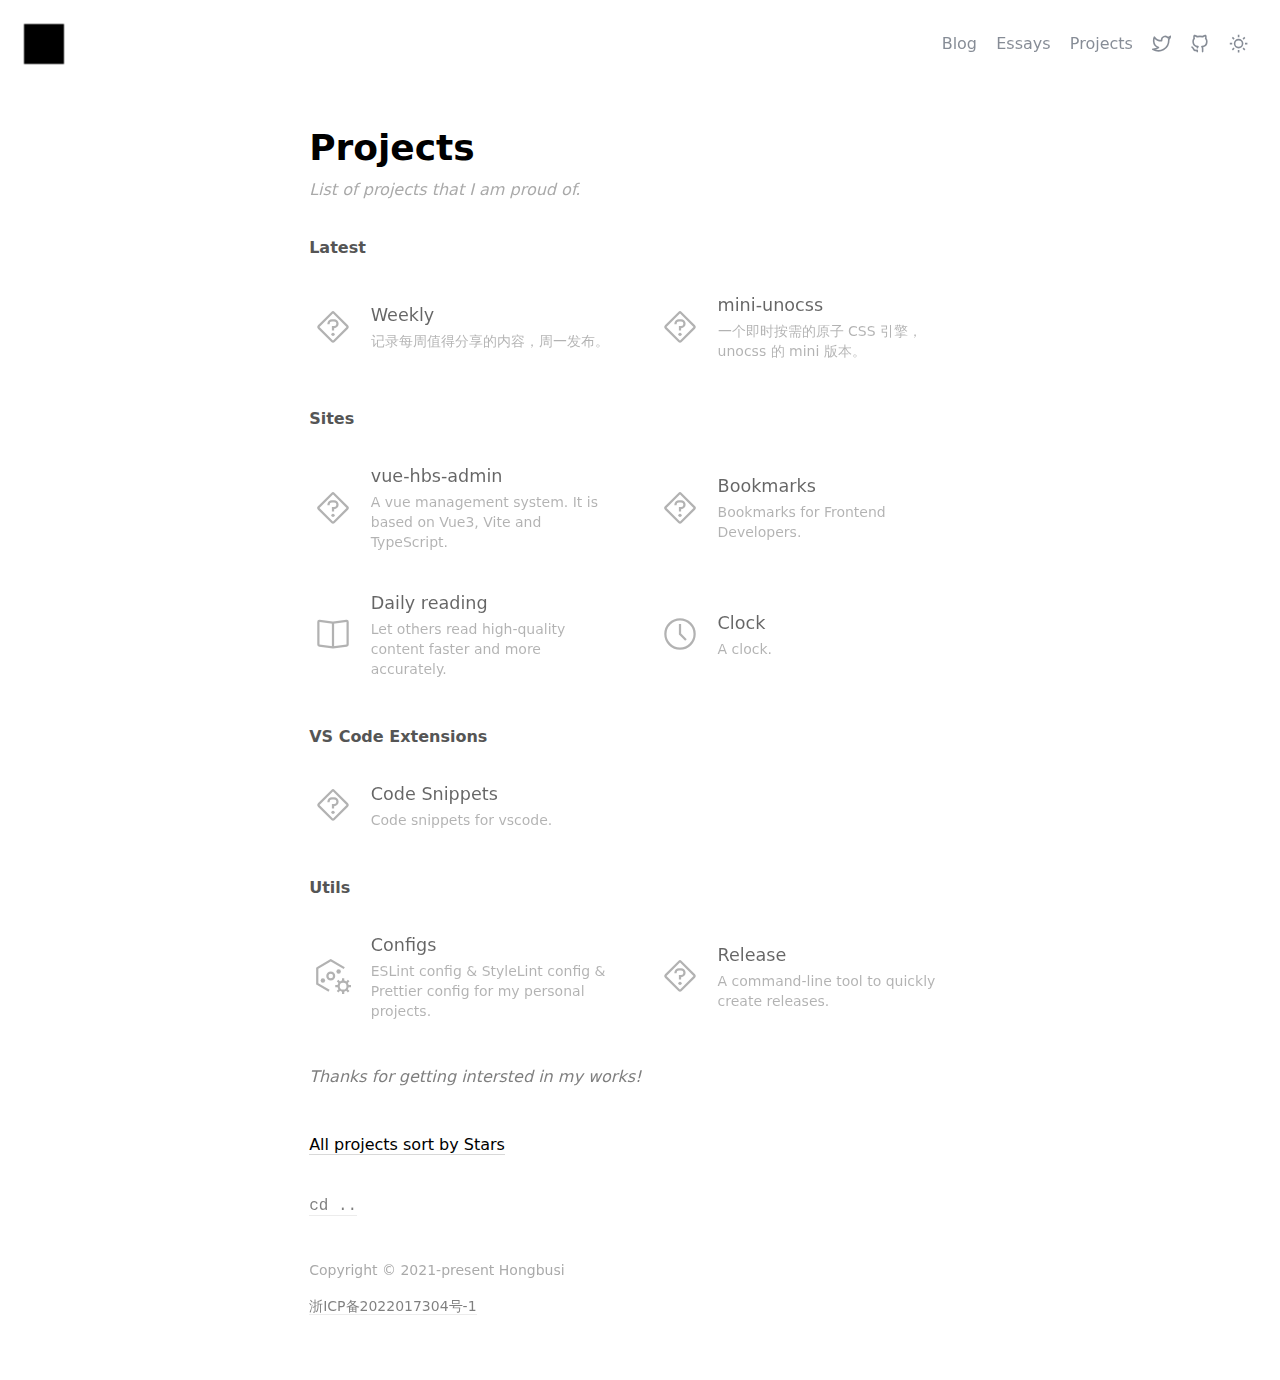
<file: projects.html>
<!DOCTYPE html><html lang="en"><head><meta charset="UTF-8"><meta name="author" content="Hongbusi"><meta http-equiv="X-UA-Compatible" content="chrome=1"><meta name="revisit-after" content="7 days"><meta name="viewport" content="width=device-width,initial-scale=1"><link rel="icon" href="/favicon.svg" type="image/svg+xml"><meta name="theme-color" content="#ffffff"><title>Projects - Hongbusi</title><script>!function(){var e=window.matchMedia&&window.matchMedia("(prefers-color-scheme: dark)").matches,t=localStorage.getItem("vueuse-color-scheme")||"auto";("dark"===t||e&&"light"!==t)&&document.documentElement.classList.toggle("dark",!0)}()</script><!-- Global site tag (gtag.js) - Google Analytics --><script async="" src="https://www.googletagmanager.com/gtag/js?id=UA-221814222-1"></script><script>function gtag(){dataLayer.push(arguments)}window.dataLayer=window.dataLayer||[],gtag("js",new Date),gtag("config","UA-221814222-1")</script><script type="module" crossorigin="" src="/assets/app.aff35abf.js"></script><link rel="modulepreload" href="/assets/vendor.2cd3f507.js"><style>*,:after,:before{box-sizing:border-box;border-width:0;border-style:solid;border-color:currentColor}html{line-height:1.5;-webkit-text-size-adjust:100%;-moz-tab-size:4;tab-size:4;font-family:ui-sans-serif,system-ui,-apple-system,BlinkMacSystemFont,Segoe UI,Roboto,Helvetica Neue,Arial,Noto Sans,sans-serif,"Apple Color Emoji","Segoe UI Emoji",Segoe UI Symbol,"Noto Color Emoji"}body{margin:0;line-height:inherit}h1,h4{font-size:inherit;font-weight:inherit}a{color:inherit;text-decoration:inherit}h1,h4,p{margin:0}img,svg{display:block;vertical-align:middle}img{max-width:100%;height:auto}:root{--c-bg:#fff;--c-scrollbar:#eee;--c-scrollbar-hover:#bbb}html{background-color:var(--c-bg)}html{overflow:scroll}*{scrollbar-color:var(--c-scrollbar) var(--c-bg)}.prose{color:var(--fg);max-width:65ch;font-size:1rem;line-height:1.75}.prose a{color:var(--fg-deeper);text-decoration:none;font-weight:500}.prose h1{color:var(--fg-deeper);font-weight:800;font-size:2.25em;margin-top:0;margin-bottom:.8888889em;line-height:1.1111111}.prose h4{color:inherit;font-weight:600;margin-top:1.5em;margin-bottom:.5em;line-height:1.5}.prose p{margin-top:1.25em;margin-bottom:1.25em}.prose h4+*{margin-top:0}.prose>:first-child{margin-top:0}.prose>:last-child{margin-bottom:0}.prose em{color:inherit}:root{--prism-scheme:light;--prism-foreground:#6e6e6e;--prism-background:#f4f4f4;--prism-comment:#a8a8a8;--prism-string:#555555;--prism-literal:#333333;--prism-keyword:#000000;--prism-function:#4f4f4f;--prism-deleted:#333333;--prism-class:#333333;--prism-builtin:#757575;--prism-property:#333333;--prism-namespace:#4f4f4f;--prism-punctuation:#ababab;--prism-decorator:var(--prism-class);--prism-operator:var(--prism-punctuation);--prism-number:var(--prism-literal);--prism-boolean:var(--prism-literal);--prism-variable:var(--prism-literal);--prism-constant:var(--prism-literal);--prism-symbol:var(--prism-literal);--prism-interpolation:var(--prism-literal);--prism-selector:var(--prism-keyword);--prism-keyword-control:var(--prism-keyword);--prism-regex:var(--prism-string);--prism-json-property:var(--prism-property);--prism-inline-background:var(--prism-background);--prism-comment-style:italic;--prism-url-decoration:underline;--prism-line-number:#a5a5a5;--prism-line-number-gutter:#333333;--prism-line-highlight-background:#eeeeee;--prism-selection-background:#aaaaaa;--prism-marker-color:var(--prism-foreground);--prism-marker-opacity:.4;--prism-marker-font-size:.8em;--prism-font-size:1em;--prism-line-height:1.5em;--prism-font-family:monospace;--prism-inline-font-size:var(--prism-font-size);--prism-block-font-size:var(--prism-font-size);--prism-tab-size:2;--prism-block-padding-x:1em;--prism-block-padding-y:1em;--prism-block-margin-x:0;--prism-block-margin-y:.5em;--prism-block-radius:.3em;--prism-inline-padding-x:.3em;--prism-inline-padding-y:.1em;--prism-inline-radius:.3em}:root{--prism-font-size:.9rem;--prism-font-family:"Fira Code",monospace}:root{--prism-font-family:"Input Mono",monospace}html:not(.dark){--prism-foreground:#393a34;--prism-background:#fbfbfb;--prism-comment:#a0ada0;--prism-string:#b56959;--prism-literal:#2f8a89;--prism-number:#296aa3;--prism-keyword:#1c6b48;--prism-function:#6c7834;--prism-boolean:#1c6b48;--prism-constant:#a65e2b;--prism-deleted:#a14f55;--prism-class:#2993a3;--prism-builtin:#ab5959;--prism-property:#b58451;--prism-namespace:#b05a78;--prism-punctuation:#8e8f8b;--prism-decorator:#bd8f8f;--prism-regex:#ab5e3f;--prism-json-property:#698c96}.prose{--fg:#555;--fg-deep:#222;--fg-deeper:#000;color:var(--fg)}.prose a{font-weight:inherit;text-decoration:none;border-bottom:1px solid rgba(125,125,125,.3);transition:border .3s ease-in-out}.prose a:hover{border-bottom:1px solid var(--fg)}a.item{transition:.2s all ease-out;text-decoration:none;border-bottom:none!important;opacity:.6}a.item:hover{opacity:1}.i-carbon-cloud-satellite-config{--un-icon:url("data:image/svg+xml;utf8,%3Csvg xmlns='http://www.w3.org/2000/svg' width='1em' height='1em' preserveAspectRatio='xMidYMid meet' viewBox='0 0 32 32'%3E%3Cpath fill='currentColor' d='M32 26v-2h-2.101a4.968 4.968 0 0 0-.732-1.753l1.49-1.49l-1.414-1.414l-1.49 1.49A4.968 4.968 0 0 0 26 20.101V18h-2v2.101a4.968 4.968 0 0 0-1.753.732l-1.49-1.49l-1.414 1.414l1.49 1.49A4.968 4.968 0 0 0 20.101 24H18v2h2.101a4.968 4.968 0 0 0 .732 1.753l-1.49 1.49l1.414 1.414l1.49-1.49a4.968 4.968 0 0 0 1.753.732V32h2v-2.101a4.968 4.968 0 0 0 1.753-.732l1.49 1.49l1.414-1.414l-1.49-1.49A4.968 4.968 0 0 0 29.899 26Zm-7 2a3 3 0 1 1 3-3a3.003 3.003 0 0 1-3 3Z'/%3E%3Ccircle cx='7' cy='20' r='2' fill='currentColor'/%3E%3Cpath fill='currentColor' d='M14 20a4 4 0 1 1 4-4a4.012 4.012 0 0 1-4 4Zm0-6a2 2 0 1 0 2 2a2.006 2.006 0 0 0-2-2Z'/%3E%3Ccircle cx='21' cy='12' r='2' fill='currentColor'/%3E%3Cpath fill='currentColor' d='M13.02 28.271L3 22.427V9.574l11-6.416l11.496 6.706l1.008-1.728l-12-7a1 1 0 0 0-1.008 0l-12 7A1 1 0 0 0 1 9v14a1 1 0 0 0 .496.864L12.013 30Z'/%3E%3C/svg%3E");mask:var(--un-icon) no-repeat;mask-size:100% 100%;-webkit-mask:var(--un-icon) no-repeat;-webkit-mask-size:100% 100%;background-color:currentColor;height:1.2em;width:1.2em;display:inline-block;vertical-align:text-bottom}.i-carbon-time{--un-icon:url("data:image/svg+xml;utf8,%3Csvg xmlns='http://www.w3.org/2000/svg' width='1em' height='1em' preserveAspectRatio='xMidYMid meet' viewBox='0 0 32 32'%3E%3Cpath fill='currentColor' d='M16 30a14 14 0 1 1 14-14a14 14 0 0 1-14 14Zm0-26a12 12 0 1 0 12 12A12 12 0 0 0 16 4Z'/%3E%3Cpath fill='currentColor' d='M20.59 22L15 16.41V7h2v8.58l5 5.01L20.59 22z'/%3E%3C/svg%3E");mask:var(--un-icon) no-repeat;mask-size:100% 100%;-webkit-mask:var(--un-icon) no-repeat;-webkit-mask-size:100% 100%;background-color:currentColor;height:1.2em;width:1.2em;display:inline-block;vertical-align:text-bottom}.i-carbon-unknown{--un-icon:url("data:image/svg+xml;utf8,%3Csvg xmlns='http://www.w3.org/2000/svg' width='1em' height='1em' preserveAspectRatio='xMidYMid meet' viewBox='0 0 32 32'%3E%3Ccircle cx='16' cy='22.5' r='1.5' fill='currentColor'/%3E%3Cpath fill='currentColor' d='M17 19h-2v-4h2a2 2 0 0 0 0-4h-2a2.002 2.002 0 0 0-2 2v.5h-2V13a4.005 4.005 0 0 1 4-4h2a4 4 0 0 1 0 8Z'/%3E%3Cpath fill='currentColor' d='M16 30a2.076 2.076 0 0 1-1.473-.61L2.609 17.474a2.086 2.086 0 0 1 0-2.946L14.527 2.609a2.086 2.086 0 0 1 2.946 0l11.918 11.918a2.086 2.086 0 0 1 0 2.946L17.473 29.391A2.076 2.076 0 0 1 16 30Zm0-26a.084.084 0 0 0-.06.024L4.025 15.94a.084.084 0 0 0 0 .118L15.94 27.976a.084.084 0 0 0 .118 0L27.976 16.06a.084.084 0 0 0 0-.118L16.06 4.024a.084.084 0 0 0-.06-.025Z'/%3E%3C/svg%3E");mask:var(--un-icon) no-repeat;mask-size:100% 100%;-webkit-mask:var(--un-icon) no-repeat;-webkit-mask-size:100% 100%;background-color:currentColor;height:1.2em;width:1.2em;display:inline-block;vertical-align:text-bottom}.i-ep-reading{--un-icon:url("data:image/svg+xml;utf8,%3Csvg xmlns='http://www.w3.org/2000/svg' width='1em' height='1em' preserveAspectRatio='xMidYMid meet' viewBox='0 0 1024 1024'%3E%3Cpath fill='currentColor' d='m512 863.36l384-54.848v-638.72L525.568 222.72a96 96 0 0 1-27.136 0L128 169.792v638.72l384 54.848zM137.024 106.432l370.432 52.928a32 32 0 0 0 9.088 0l370.432-52.928A64 64 0 0 1 960 169.792v638.72a64 64 0 0 1-54.976 63.36l-388.48 55.488a32 32 0 0 1-9.088 0l-388.48-55.488A64 64 0 0 1 64 808.512v-638.72a64 64 0 0 1 73.024-63.36z'/%3E%3Cpath fill='currentColor' d='M480 192h64v704h-64z'/%3E%3C/svg%3E");mask:var(--un-icon) no-repeat;mask-size:100% 100%;-webkit-mask:var(--un-icon) no-repeat;-webkit-mask-size:100% 100%;background-color:currentColor;height:1.2em;width:1.2em;display:inline-block;vertical-align:text-bottom}.absolute{position:absolute}.relative{position:relative}.z-40{z-index:40}.m-6{margin:1.5rem}.m-auto{margin:auto}.-mx-3{margin-left:-.75rem;margin-right:-.75rem}.\!-mt-6{margin-top:-1.5rem!important}.mb-0{margin-bottom:0}.mb-6{margin-bottom:1.5rem}.mb-8{margin-bottom:2rem}.mt-10{margin-top:2.5rem}.mt-4{margin-top:1rem}.mt-8{margin-top:2rem}.h-10{height:2.5rem}.w-10{width:2.5rem}.flex{display:flex}.flex-auto{flex:1 1 auto}.flex-col{flex-direction:column}.select-none{user-select:none}.items-center{align-items:center}.gap-2{grid-gap:.5rem;gap:.5rem}.px-7{padding-left:1.75rem;padding-right:1.75rem}.py-10{padding-top:2.5rem;padding-bottom:2.5rem}.py-2{padding-top:.5rem;padding-bottom:.5rem}.pb5{padding-bottom:1.25rem}.pr-5{padding-right:1.25rem}.pt-2{padding-top:.5rem}.font-mono{font-family:ui-monospace,SFMono-Regular,Menlo,Monaco,Consolas,"Liberation Mono","Courier New",monospace}.font-sans{font-family:Inter,Inter var,system-ui,-apple-system,BlinkMacSystemFont,Segoe UI,Roboto,Helvetica Neue,Arial,Noto Sans,sans-serif,Apple Color Emoji,Segoe UI Emoji,Segoe UI Symbol,Noto Color Emoji}.text-3xl{font-size:1.875rem;line-height:2.25rem}.text-sm{font-size:.875rem;line-height:1.25rem}.font-bold{font-weight:700}.font-normal{font-weight:400}.italic{font-style:italic}.text-gray-700{--un-text-opacity:1;color:rgba(55,65,81,var(--un-text-opacity))}.no-underline{text-decoration:none}.opacity-50{opacity:.5}.hover\:opacity-75:hover,[op75=""]{opacity:.75}.outline-none{outline:2px solid transparent;outline-offset:2px}@media (max-width:768px){.lt-md\:hidden{display:none}}@media (min-width:768px){.md\:hidden{display:none}}@media (min-width:1024px){.lg\:fixed{position:fixed}}.nav[data-v-70585b6f]{padding:2rem;width:100%;display:grid;grid-template-columns:auto max-content;box-sizing:border-box}.nav>[data-v-70585b6f]{margin:auto}.nav a[data-v-70585b6f]{cursor:pointer;text-decoration:none;color:inherit;transition:opacity .2s ease;opacity:.6;outline:0}.nav a[data-v-70585b6f]:hover{opacity:1;text-decoration-color:inherit}.nav .right[data-v-70585b6f]{display:grid;grid-gap:1.2rem;grid-auto-flow:column}.nav .right>[data-v-70585b6f]{margin:auto}.project-grid[data-v-17917cfe]{display:grid;grid-template-columns:repeat(auto-fit,minmax(250px,1fr))}.project-grid a.item[data-v-17917cfe]{padding:.8em 1em;background:0 0;font-size:1.1rem}.project-grid a.item[data-v-17917cfe]:hover{background:#88888808}</style><link rel="preload" href="/assets/app.f6809369.css" as="style"><link rel="modulepreload" crossorigin="" href="/assets/projects.19ae4911.js"><link rel="preload" href="/assets/projects.5e402df7.css" as="style"><link rel="modulepreload" crossorigin="" href="/assets/Post.5577dd8f.js"><link rel="preload" href="/assets/Post.844d8ce7.css" as="style"><meta name="twitter:card" content="summary"><meta name="twitter:creator" content="@Hongbusi"><meta property="og:title" content="Projects - Hongbusi"><meta property="og:description" content="List of projects that I am proud of."><meta name="description" content="List of projects that I am proud of."><meta name="head:count" content="5"></head><body class="font-sans text-gray-700 dark:text-gray-200"><div id="app" data-server-rendered="true"><!--[--><header class="header z-40" data-v-70585b6f=""><a href="/" class="w-10 h-10 absolute lg:fixed m-6 select-none outline-none" focusable="false" data-v-70585b6f=""><img class="" src="/logo.png" alt="logo" data-v-70585b6f=""></a><nav class="nav" data-v-70585b6f=""><div class="spacer" data-v-70585b6f=""></div><div class="right" data-v-70585b6f=""><a href="/posts" class="" data-v-70585b6f=""><span class="lt-md:hidden" data-v-70585b6f="">Blog</span><svg style="vertical-align:sub" class="inline md:hidden" width="1.2em" height="1.2em" preserveAspectRatio="xMidYMid meet" viewBox="0 0 24 24" data-v-70585b6f=""><path fill="currentColor" d="M20 22H4a1 1 0 0 1-1-1V3a1 1 0 0 1 1-1h16a1 1 0 0 1 1 1v18a1 1 0 0 1-1 1zm-1-2V4H5v16h14zM7 6h4v4H7V6zm0 6h10v2H7v-2zm0 4h10v2H7v-2zm6-9h4v2h-4V7z"></path></svg></a><a href="/essays" class="" data-v-70585b6f=""><span class="lt-md:hidden" data-v-70585b6f="">Essays</span><svg style="vertical-align:sub" class="inline md:hidden" width="1.2em" height="1.2em" preserveAspectRatio="xMidYMid meet" viewBox="-2 -2 24 24" data-v-70585b6f=""><path fill="currentColor" d="m5.72 14.456l1.761-.508l10.603-10.73a.456.456 0 0 0-.003-.64l-.635-.642a.443.443 0 0 0-.632-.003L6.239 12.635l-.52 1.82zM18.703.664l.635.643c.876.887.884 2.318.016 3.196L8.428 15.561l-3.764 1.084a.901.901 0 0 1-1.11-.623a.915.915 0 0 1-.002-.506l1.095-3.84L15.544.647a2.215 2.215 0 0 1 3.159.016zM7.184 1.817c.496 0 .898.407.898.909a.903.903 0 0 1-.898.909H3.592c-.992 0-1.796.814-1.796 1.817v10.906c0 1.004.804 1.818 1.796 1.818h10.776c.992 0 1.797-.814 1.797-1.818v-3.635c0-.502.402-.909.898-.909s.898.407.898.91v3.634c0 2.008-1.609 3.636-3.593 3.636H3.592C1.608 19.994 0 18.366 0 16.358V5.452c0-2.007 1.608-3.635 3.592-3.635h3.592z"></path></svg></a><a aria-current="page" href="/projects" class="router-link-active router-link-exact-active" data-v-70585b6f=""><span class="lt-md:hidden" data-v-70585b6f="">Projects</span><svg style="vertical-align:sub" class="inline md:hidden" width="1.2em" height="1.2em" preserveAspectRatio="xMidYMid meet" viewBox="0 0 24 24" data-v-70585b6f=""><path fill="currentColor" d="M9.973 18H11v-5h2v5h1.027c.132-1.202.745-2.194 1.74-3.277c.113-.122.832-.867.917-.973a6 6 0 1 0-9.37-.002c.086.107.807.853.918.974c.996 1.084 1.609 2.076 1.741 3.278zM10 20v1h4v-1h-4zm-4.246-5a8 8 0 1 1 12.49.002C17.624 15.774 16 17 16 18.5V21a2 2 0 0 1-2 2h-4a2 2 0 0 1-2-2v-2.5C8 17 6.375 15.774 5.754 15z"></path></svg></a><a href="https://twitter.com/Hongbusi" target="_blank" title="Twitter" data-v-70585b6f=""><svg style="vertical-align:sub" class="inline" width="1.2em" height="1.2em" preserveAspectRatio="xMidYMid meet" viewBox="0 0 24 24" data-v-70585b6f=""><path fill="none" stroke="currentColor" stroke-linecap="round" stroke-linejoin="round" stroke-width="2" d="M23 3a10.9 10.9 0 0 1-3.14 1.53a4.48 4.48 0 0 0-7.86 3v1A10.66 10.66 0 0 1 3 4s-4 9 5 13a11.64 11.64 0 0 1-7 2c9 5 20 0 20-11.5a4.5 4.5 0 0 0-.08-.83A7.72 7.72 0 0 0 23 3z"></path></svg></a><a href="https://github.com/Hongbusi" target="_blank" title="GitHub" data-v-70585b6f=""><svg style="vertical-align:sub" class="inline" width="1.2em" height="1.2em" preserveAspectRatio="xMidYMid meet" viewBox="0 0 24 24" data-v-70585b6f=""><path fill="currentColor" d="M10.07 20.503a1 1 0 0 0-1.18-.983c-1.31.24-2.963.276-3.402-.958a5.708 5.708 0 0 0-1.837-2.415a1.2 1.2 0 0 1-.167-.11a1 1 0 0 0-.93-.645h-.005a1 1 0 0 0-1 .995c-.004.815.81 1.338 1.141 1.514a4.44 4.44 0 0 1 .924 1.36c.365 1.023 1.423 2.576 4.466 2.376l.003.098l.004.268a1 1 0 0 0 2 0l-.005-.318c-.005-.19-.012-.464-.012-1.182ZM20.737 5.377a5.39 5.39 0 0 0 .09-.42a6.278 6.278 0 0 0-.408-3.293a1.002 1.002 0 0 0-.615-.58c-.356-.12-1.67-.357-4.184 1.25a13.87 13.87 0 0 0-6.354 0C6.762.75 5.455.966 5.102 1.079a.997.997 0 0 0-.631.584a6.3 6.3 0 0 0-.404 3.357c.025.127.051.246.079.354a6.27 6.27 0 0 0-1.256 3.83a8.422 8.422 0 0 0 .043.921c.334 4.603 3.334 5.984 5.424 6.459a4.591 4.591 0 0 0-.118.4a1 1 0 0 0 1.942.479a1.678 1.678 0 0 1 .468-.878a1 1 0 0 0-.546-1.745c-3.454-.395-4.954-1.802-5.18-4.899a6.61 6.61 0 0 1-.033-.738a4.258 4.258 0 0 1 .92-2.713a3.022 3.022 0 0 1 .195-.231a1 1 0 0 0 .188-1.025a3.388 3.388 0 0 1-.155-.555a4.094 4.094 0 0 1 .079-1.616a7.543 7.543 0 0 1 2.415 1.18a1.009 1.009 0 0 0 .827.133a11.777 11.777 0 0 1 6.173.001a1.005 1.005 0 0 0 .83-.138a7.572 7.572 0 0 1 2.406-1.19a4.04 4.04 0 0 1 .087 1.578a3.205 3.205 0 0 1-.169.607a1 1 0 0 0 .188 1.025c.078.087.155.18.224.268A4.122 4.122 0 0 1 20 9.203a7.039 7.039 0 0 1-.038.777c-.22 3.056-1.725 4.464-5.195 4.86a1 1 0 0 0-.546 1.746a1.63 1.63 0 0 1 .466.908a3.06 3.06 0 0 1 .093.82v2.333c-.01.648-.01 1.133-.01 1.356a1 1 0 1 0 2 0c0-.217 0-.692.01-1.34v-2.35a4.881 4.881 0 0 0-.155-1.311a4.256 4.256 0 0 0-.116-.416a6.513 6.513 0 0 0 5.445-6.424A8.697 8.697 0 0 0 22 9.203a6.13 6.13 0 0 0-1.263-3.826Z"></path></svg></a><a class="select-none" title="Toggle Color Scheme" data-v-70585b6f=""><svg style="vertical-align:sub;display:none" class="inline" width="1.2em" height="1.2em" preserveAspectRatio="xMidYMid meet" viewBox="0 0 24 24"><path fill="currentColor" d="M10 7a7 7 0 0 0 12 4.9v.1c0 5.523-4.477 10-10 10S2 17.523 2 12S6.477 2 12 2h.1A6.979 6.979 0 0 0 10 7zm-6 5a8 8 0 0 0 15.062 3.762A9 9 0 0 1 8.238 4.938A7.999 7.999 0 0 0 4 12z"></path></svg><svg style="vertical-align:sub" class="inline" width="1.2em" height="1.2em" preserveAspectRatio="xMidYMid meet" viewBox="0 0 24 24"><path fill="currentColor" d="M12 18a6 6 0 1 1 0-12a6 6 0 0 1 0 12zm0-2a4 4 0 1 0 0-8a4 4 0 0 0 0 8zM11 1h2v3h-2V1zm0 19h2v3h-2v-3zM3.515 4.929l1.414-1.414L7.05 5.636L5.636 7.05L3.515 4.93zM16.95 18.364l1.414-1.414l2.121 2.121l-1.414 1.414l-2.121-2.121zm2.121-14.85l1.414 1.415l-2.121 2.121l-1.414-1.414l2.121-2.121zM5.636 16.95l1.414 1.414l-2.121 2.121l-1.414-1.414l2.121-2.121zM23 11v2h-3v-2h3zM4 11v2H1v-2h3z"></path></svg></a></div></nav></header><main class="px-7 py-10"><!--[--><div class="prose m-auto mb-8"><h1 class="mb-0">Projects</h1><!----><p class="opacity-50 !-mt-6 italic">List of projects that I am proud of.</p></div><article><!--[--><div class="prose m-auto"><!--[--><!--[--><!--[--><h4 class="mt-10 font-bold" data-v-17917cfe="">Latest</h4><div class="project-grid py-2 -mx-3 gap-2" data-v-17917cfe=""><!--[--><a href="https://github.com/developer-plus/weekly" target="_blank" class="item relative flex items-center" data-v-17917cfe=""><div class="pt-2 pr-5" data-v-17917cfe=""><div class="i-carbon-unknown text-3xl opacity-50" data-v-17917cfe=""></div></div><div class="flex-auto" data-v-17917cfe=""><div cla="" ss="text-normal" data-v-17917cfe="">Weekly</div><div class="desc text-sm opacity-50 font-normal" data-v-17917cfe="">记录每周值得分享的内容，周一发布。</div></div></a><a href="https://github.com/developer-plus/mini-unocss" target="_blank" class="item relative flex items-center" data-v-17917cfe=""><div class="pt-2 pr-5" data-v-17917cfe=""><div class="i-carbon-unknown text-3xl opacity-50" data-v-17917cfe=""></div></div><div class="flex-auto" data-v-17917cfe=""><div cla="" ss="text-normal" data-v-17917cfe="">mini-unocss</div><div class="desc text-sm opacity-50 font-normal" data-v-17917cfe="">一个即时按需的原子 CSS 引擎，unocss 的 mini 版本。</div></div></a><!--]--></div><!--]--><!--[--><h4 class="mt-10 font-bold" data-v-17917cfe="">Sites</h4><div class="project-grid py-2 -mx-3 gap-2" data-v-17917cfe=""><!--[--><a href="https://github.com/developer-plus/vue-hbs-admin" target="_blank" class="item relative flex items-center" data-v-17917cfe=""><div class="pt-2 pr-5" data-v-17917cfe=""><div class="i-carbon-unknown text-3xl opacity-50" data-v-17917cfe=""></div></div><div class="flex-auto" data-v-17917cfe=""><div cla="" ss="text-normal" data-v-17917cfe="">vue-hbs-admin</div><div class="desc text-sm opacity-50 font-normal" data-v-17917cfe="">A vue management system. It is based on Vue3, Vite and TypeScript.</div></div></a><a href="https://github.com/developer-plus/bookmarks" target="_blank" class="item relative flex items-center" data-v-17917cfe=""><div class="pt-2 pr-5" data-v-17917cfe=""><div class="i-carbon-unknown text-3xl opacity-50" data-v-17917cfe=""></div></div><div class="flex-auto" data-v-17917cfe=""><div cla="" ss="text-normal" data-v-17917cfe="">Bookmarks</div><div class="desc text-sm opacity-50 font-normal" data-v-17917cfe="">Bookmarks for Frontend Developers.</div></div></a><a href="https://hongbusi.github.io/daily-reading" target="_blank" class="item relative flex items-center" data-v-17917cfe=""><div class="pt-2 pr-5" data-v-17917cfe=""><div class="i-ep-reading text-3xl opacity-50" data-v-17917cfe=""></div></div><div class="flex-auto" data-v-17917cfe=""><div cla="" ss="text-normal" data-v-17917cfe="">Daily reading</div><div class="desc text-sm opacity-50 font-normal" data-v-17917cfe="">Let others read high-quality content faster and more accurately.</div></div></a><a href="https://hongbusi.github.io/clock" target="_blank" class="item relative flex items-center" data-v-17917cfe=""><div class="pt-2 pr-5" data-v-17917cfe=""><div class="i-carbon-time text-3xl opacity-50" data-v-17917cfe=""></div></div><div class="flex-auto" data-v-17917cfe=""><div cla="" ss="text-normal" data-v-17917cfe="">Clock</div><div class="desc text-sm opacity-50 font-normal" data-v-17917cfe="">A clock.</div></div></a><!--]--></div><!--]--><!--[--><h4 class="mt-10 font-bold" data-v-17917cfe="">VS Code Extensions</h4><div class="project-grid py-2 -mx-3 gap-2" data-v-17917cfe=""><!--[--><a href="https://github.com/Hongbusi/code-snippets" target="_blank" class="item relative flex items-center" data-v-17917cfe=""><div class="pt-2 pr-5" data-v-17917cfe=""><div class="i-carbon-unknown text-3xl opacity-50" data-v-17917cfe=""></div></div><div class="flex-auto" data-v-17917cfe=""><div cla="" ss="text-normal" data-v-17917cfe="">Code Snippets</div><div class="desc text-sm opacity-50 font-normal" data-v-17917cfe="">Code snippets for vscode.</div></div></a><!--]--></div><!--]--><!--[--><h4 class="mt-10 font-bold" data-v-17917cfe="">Utils</h4><div class="project-grid py-2 -mx-3 gap-2" data-v-17917cfe=""><!--[--><a href="https://github.com/Hongbusi/configs" target="_blank" class="item relative flex items-center" data-v-17917cfe=""><div class="pt-2 pr-5" data-v-17917cfe=""><div class="i-carbon-cloud-satellite-config text-3xl opacity-50" data-v-17917cfe=""></div></div><div class="flex-auto" data-v-17917cfe=""><div cla="" ss="text-normal" data-v-17917cfe="">Configs</div><div class="desc text-sm opacity-50 font-normal" data-v-17917cfe="">ESLint config &amp; StyleLint config &amp; Prettier config for my personal projects.</div></div></a><a href="https://github.com/Hongbusi/release" target="_blank" class="item relative flex items-center" data-v-17917cfe=""><div class="pt-2 pr-5" data-v-17917cfe=""><div class="i-carbon-unknown text-3xl opacity-50" data-v-17917cfe=""></div></div><div class="flex-auto" data-v-17917cfe=""><div cla="" ss="text-normal" data-v-17917cfe="">Release</div><div class="desc text-sm opacity-50 font-normal" data-v-17917cfe="">A command-line tool to quickly create releases.</div></div></a><!--]--></div><!--]--><!--]--><div class="markdown pb5" data-v-17917cfe=""><p op75="" data-v-17917cfe=""><em data-v-17917cfe="">Thanks for getting intersted in my works!</em></p></div><!--]--><a href="https://github.com/search?l=&amp;o=desc&amp;s=stars&amp;type=Repositories&amp;q=user%3AHongbusi" target="_blank">All projects sort by Stars</a></div><!--]--></article><div class="prose m-auto mt-8 mb-8"><a href="/" class="font-mono no-underline opacity-50 hover:opacity-75">cd ..</a></div><!--]--><div class="mt-10 mb-6 prose m-auto opacity-50 flex flex-col"><span class="text-sm">Copyright © 2021-present Hongbusi</span><span class="text-sm mt-4"><a href="https://beian.miit.gov.cn" target="_blank"> 浙ICP备2022017304号-1</a></span></div></main><!--]--></div><link rel="stylesheet" href="/assets/app.f6809369.css"><link rel="stylesheet" href="/assets/Post.844d8ce7.css"><link rel="stylesheet" href="/assets/projects.5e402df7.css"></body></html>
</file>
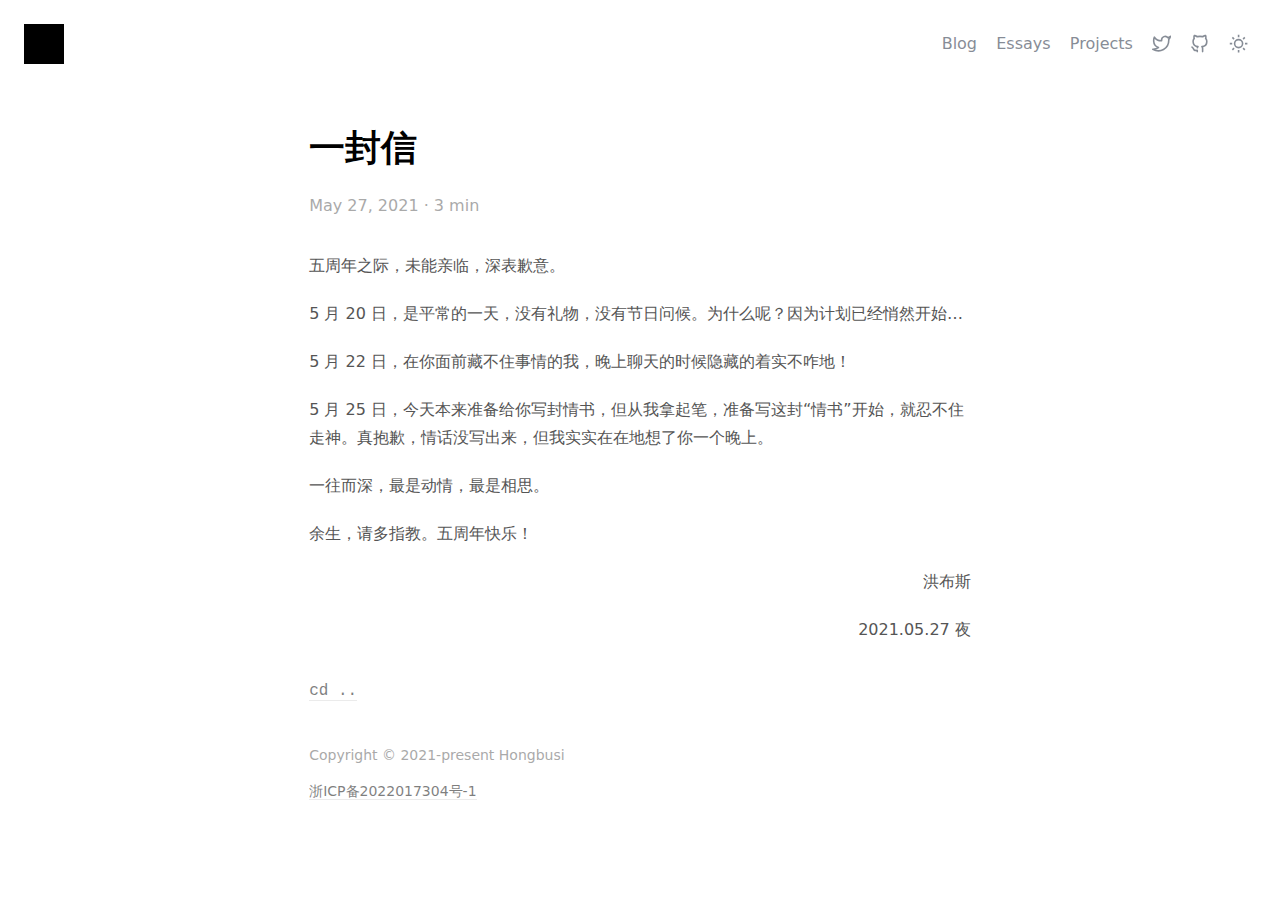
<file: posts/a-letter.html>
<!DOCTYPE html><html lang="en"><head><meta charset="UTF-8"><meta name="author" content="Hongbusi"><meta http-equiv="X-UA-Compatible" content="chrome=1"><meta name="revisit-after" content="7 days"><meta name="viewport" content="width=device-width,initial-scale=1"><link rel="icon" href="/favicon.svg" type="image/svg+xml"><meta name="theme-color" content="#ffffff"><title>一封信</title><script>!function(){var e=window.matchMedia&&window.matchMedia("(prefers-color-scheme: dark)").matches,t=localStorage.getItem("vueuse-color-scheme")||"auto";("dark"===t||e&&"light"!==t)&&document.documentElement.classList.toggle("dark",!0)}()</script><!-- Global site tag (gtag.js) - Google Analytics --><script async="" src="https://www.googletagmanager.com/gtag/js?id=UA-221814222-1"></script><script>function gtag(){dataLayer.push(arguments)}window.dataLayer=window.dataLayer||[],gtag("js",new Date),gtag("config","UA-221814222-1")</script><script type="module" crossorigin="" src="/assets/app.aff35abf.js"></script><link rel="modulepreload" href="/assets/vendor.2cd3f507.js"><style>*,:after,:before{box-sizing:border-box;border-width:0;border-style:solid;border-color:currentColor}html{line-height:1.5;-webkit-text-size-adjust:100%;-moz-tab-size:4;tab-size:4;font-family:ui-sans-serif,system-ui,-apple-system,BlinkMacSystemFont,Segoe UI,Roboto,Helvetica Neue,Arial,Noto Sans,sans-serif,"Apple Color Emoji","Segoe UI Emoji",Segoe UI Symbol,"Noto Color Emoji"}body{margin:0;line-height:inherit}h1{font-size:inherit;font-weight:inherit}a{color:inherit;text-decoration:inherit}h1,p{margin:0}img,svg{display:block;vertical-align:middle}img{max-width:100%;height:auto}:root{--c-bg:#fff;--c-scrollbar:#eee;--c-scrollbar-hover:#bbb}html{background-color:var(--c-bg)}html{overflow:scroll}*{scrollbar-color:var(--c-scrollbar) var(--c-bg)}.prose{color:var(--fg);max-width:65ch;font-size:1rem;line-height:1.75}.prose a{color:var(--fg-deeper);text-decoration:none;font-weight:500}.prose h1{color:var(--fg-deeper);font-weight:800;font-size:2.25em;margin-top:0;margin-bottom:.8888889em;line-height:1.1111111}.prose p{margin-top:1.25em;margin-bottom:1.25em}.prose>:first-child{margin-top:0}.prose>:last-child{margin-bottom:0}:root{--prism-scheme:light;--prism-foreground:#6e6e6e;--prism-background:#f4f4f4;--prism-comment:#a8a8a8;--prism-string:#555555;--prism-literal:#333333;--prism-keyword:#000000;--prism-function:#4f4f4f;--prism-deleted:#333333;--prism-class:#333333;--prism-builtin:#757575;--prism-property:#333333;--prism-namespace:#4f4f4f;--prism-punctuation:#ababab;--prism-decorator:var(--prism-class);--prism-operator:var(--prism-punctuation);--prism-number:var(--prism-literal);--prism-boolean:var(--prism-literal);--prism-variable:var(--prism-literal);--prism-constant:var(--prism-literal);--prism-symbol:var(--prism-literal);--prism-interpolation:var(--prism-literal);--prism-selector:var(--prism-keyword);--prism-keyword-control:var(--prism-keyword);--prism-regex:var(--prism-string);--prism-json-property:var(--prism-property);--prism-inline-background:var(--prism-background);--prism-comment-style:italic;--prism-url-decoration:underline;--prism-line-number:#a5a5a5;--prism-line-number-gutter:#333333;--prism-line-highlight-background:#eeeeee;--prism-selection-background:#aaaaaa;--prism-marker-color:var(--prism-foreground);--prism-marker-opacity:.4;--prism-marker-font-size:.8em;--prism-font-size:1em;--prism-line-height:1.5em;--prism-font-family:monospace;--prism-inline-font-size:var(--prism-font-size);--prism-block-font-size:var(--prism-font-size);--prism-tab-size:2;--prism-block-padding-x:1em;--prism-block-padding-y:1em;--prism-block-margin-x:0;--prism-block-margin-y:.5em;--prism-block-radius:.3em;--prism-inline-padding-x:.3em;--prism-inline-padding-y:.1em;--prism-inline-radius:.3em}:root{--prism-font-size:.9rem;--prism-font-family:"Fira Code",monospace}:root{--prism-font-family:"Input Mono",monospace}html:not(.dark){--prism-foreground:#393a34;--prism-background:#fbfbfb;--prism-comment:#a0ada0;--prism-string:#b56959;--prism-literal:#2f8a89;--prism-number:#296aa3;--prism-keyword:#1c6b48;--prism-function:#6c7834;--prism-boolean:#1c6b48;--prism-constant:#a65e2b;--prism-deleted:#a14f55;--prism-class:#2993a3;--prism-builtin:#ab5959;--prism-property:#b58451;--prism-namespace:#b05a78;--prism-punctuation:#8e8f8b;--prism-decorator:#bd8f8f;--prism-regex:#ab5e3f;--prism-json-property:#698c96}.prose{--fg:#555;--fg-deep:#222;--fg-deeper:#000;color:var(--fg)}.prose a{font-weight:inherit;text-decoration:none;border-bottom:1px solid rgba(125,125,125,.3);transition:border .3s ease-in-out}.prose a:hover{border-bottom:1px solid var(--fg)}.absolute{position:absolute}.z-40{z-index:40}.m-6{margin:1.5rem}.m-auto{margin:auto}.\!-mt-2{margin-top:-.5rem!important}.mb-0{margin-bottom:0}.mb-6{margin-bottom:1.5rem}.mb-8{margin-bottom:2rem}.mt-10{margin-top:2.5rem}.mt-4{margin-top:1rem}.mt-8{margin-top:2rem}.h-10{height:2.5rem}.w-10{width:2.5rem}.flex{display:flex}.flex-col{flex-direction:column}.select-none{user-select:none}.px-7{padding-left:1.75rem;padding-right:1.75rem}.py-10{padding-top:2.5rem;padding-bottom:2.5rem}.font-mono{font-family:ui-monospace,SFMono-Regular,Menlo,Monaco,Consolas,"Liberation Mono","Courier New",monospace}.font-sans{font-family:Inter,Inter var,system-ui,-apple-system,BlinkMacSystemFont,Segoe UI,Roboto,Helvetica Neue,Arial,Noto Sans,sans-serif,Apple Color Emoji,Segoe UI Emoji,Segoe UI Symbol,Noto Color Emoji}.text-sm{font-size:.875rem;line-height:1.25rem}.text-gray-700{--un-text-opacity:1;color:rgba(55,65,81,var(--un-text-opacity))}.no-underline{text-decoration:none}.opacity-50{opacity:.5}.hover\:opacity-75:hover{opacity:.75}.outline-none{outline:2px solid transparent;outline-offset:2px}@media (max-width:768px){.lt-md\:hidden{display:none}}@media (min-width:768px){.md\:hidden{display:none}}@media (min-width:1024px){.lg\:fixed{position:fixed}}.nav[data-v-70585b6f]{padding:2rem;width:100%;display:grid;grid-template-columns:auto max-content;box-sizing:border-box}.nav>[data-v-70585b6f]{margin:auto}.nav a[data-v-70585b6f]{cursor:pointer;text-decoration:none;color:inherit;transition:opacity .2s ease;opacity:.6;outline:0}.nav a[data-v-70585b6f]:hover{opacity:1;text-decoration-color:inherit}.nav .right[data-v-70585b6f]{display:grid;grid-gap:1.2rem;grid-auto-flow:column}.nav .right>[data-v-70585b6f]{margin:auto}</style><link rel="preload" href="/assets/app.f6809369.css" as="style"><link rel="modulepreload" crossorigin="" href="/assets/a-letter.efe64218.js"><link rel="modulepreload" crossorigin="" href="/assets/Post.5577dd8f.js"><link rel="preload" href="/assets/Post.844d8ce7.css" as="style"><meta name="description" content="Hongbusi's Portfolio"><meta name="twitter:card" content="summary"><meta name="twitter:creator" content="@Hongbusi"><meta property="og:title" content="一封信"><meta name="head:count" content="4"></head><body class="font-sans text-gray-700 dark:text-gray-200"><div id="app" data-server-rendered="true"><!--[--><header class="header z-40" data-v-70585b6f=""><a href="/" class="w-10 h-10 absolute lg:fixed m-6 select-none outline-none" focusable="false" data-v-70585b6f=""><img class="" src="/logo.png" alt="logo" data-v-70585b6f=""></a><nav class="nav" data-v-70585b6f=""><div class="spacer" data-v-70585b6f=""></div><div class="right" data-v-70585b6f=""><a href="/posts" class="" data-v-70585b6f=""><span class="lt-md:hidden" data-v-70585b6f="">Blog</span><svg style="vertical-align:sub" class="inline md:hidden" width="1.2em" height="1.2em" preserveAspectRatio="xMidYMid meet" viewBox="0 0 24 24" data-v-70585b6f=""><path fill="currentColor" d="M20 22H4a1 1 0 0 1-1-1V3a1 1 0 0 1 1-1h16a1 1 0 0 1 1 1v18a1 1 0 0 1-1 1zm-1-2V4H5v16h14zM7 6h4v4H7V6zm0 6h10v2H7v-2zm0 4h10v2H7v-2zm6-9h4v2h-4V7z"></path></svg></a><a href="/essays" class="" data-v-70585b6f=""><span class="lt-md:hidden" data-v-70585b6f="">Essays</span><svg style="vertical-align:sub" class="inline md:hidden" width="1.2em" height="1.2em" preserveAspectRatio="xMidYMid meet" viewBox="-2 -2 24 24" data-v-70585b6f=""><path fill="currentColor" d="m5.72 14.456l1.761-.508l10.603-10.73a.456.456 0 0 0-.003-.64l-.635-.642a.443.443 0 0 0-.632-.003L6.239 12.635l-.52 1.82zM18.703.664l.635.643c.876.887.884 2.318.016 3.196L8.428 15.561l-3.764 1.084a.901.901 0 0 1-1.11-.623a.915.915 0 0 1-.002-.506l1.095-3.84L15.544.647a2.215 2.215 0 0 1 3.159.016zM7.184 1.817c.496 0 .898.407.898.909a.903.903 0 0 1-.898.909H3.592c-.992 0-1.796.814-1.796 1.817v10.906c0 1.004.804 1.818 1.796 1.818h10.776c.992 0 1.797-.814 1.797-1.818v-3.635c0-.502.402-.909.898-.909s.898.407.898.91v3.634c0 2.008-1.609 3.636-3.593 3.636H3.592C1.608 19.994 0 18.366 0 16.358V5.452c0-2.007 1.608-3.635 3.592-3.635h3.592z"></path></svg></a><a href="/projects" class="" data-v-70585b6f=""><span class="lt-md:hidden" data-v-70585b6f="">Projects</span><svg style="vertical-align:sub" class="inline md:hidden" width="1.2em" height="1.2em" preserveAspectRatio="xMidYMid meet" viewBox="0 0 24 24" data-v-70585b6f=""><path fill="currentColor" d="M9.973 18H11v-5h2v5h1.027c.132-1.202.745-2.194 1.74-3.277c.113-.122.832-.867.917-.973a6 6 0 1 0-9.37-.002c.086.107.807.853.918.974c.996 1.084 1.609 2.076 1.741 3.278zM10 20v1h4v-1h-4zm-4.246-5a8 8 0 1 1 12.49.002C17.624 15.774 16 17 16 18.5V21a2 2 0 0 1-2 2h-4a2 2 0 0 1-2-2v-2.5C8 17 6.375 15.774 5.754 15z"></path></svg></a><a href="https://twitter.com/Hongbusi" target="_blank" title="Twitter" data-v-70585b6f=""><svg style="vertical-align:sub" class="inline" width="1.2em" height="1.2em" preserveAspectRatio="xMidYMid meet" viewBox="0 0 24 24" data-v-70585b6f=""><path fill="none" stroke="currentColor" stroke-linecap="round" stroke-linejoin="round" stroke-width="2" d="M23 3a10.9 10.9 0 0 1-3.14 1.53a4.48 4.48 0 0 0-7.86 3v1A10.66 10.66 0 0 1 3 4s-4 9 5 13a11.64 11.64 0 0 1-7 2c9 5 20 0 20-11.5a4.5 4.5 0 0 0-.08-.83A7.72 7.72 0 0 0 23 3z"></path></svg></a><a href="https://github.com/Hongbusi" target="_blank" title="GitHub" data-v-70585b6f=""><svg style="vertical-align:sub" class="inline" width="1.2em" height="1.2em" preserveAspectRatio="xMidYMid meet" viewBox="0 0 24 24" data-v-70585b6f=""><path fill="currentColor" d="M10.07 20.503a1 1 0 0 0-1.18-.983c-1.31.24-2.963.276-3.402-.958a5.708 5.708 0 0 0-1.837-2.415a1.2 1.2 0 0 1-.167-.11a1 1 0 0 0-.93-.645h-.005a1 1 0 0 0-1 .995c-.004.815.81 1.338 1.141 1.514a4.44 4.44 0 0 1 .924 1.36c.365 1.023 1.423 2.576 4.466 2.376l.003.098l.004.268a1 1 0 0 0 2 0l-.005-.318c-.005-.19-.012-.464-.012-1.182ZM20.737 5.377a5.39 5.39 0 0 0 .09-.42a6.278 6.278 0 0 0-.408-3.293a1.002 1.002 0 0 0-.615-.58c-.356-.12-1.67-.357-4.184 1.25a13.87 13.87 0 0 0-6.354 0C6.762.75 5.455.966 5.102 1.079a.997.997 0 0 0-.631.584a6.3 6.3 0 0 0-.404 3.357c.025.127.051.246.079.354a6.27 6.27 0 0 0-1.256 3.83a8.422 8.422 0 0 0 .043.921c.334 4.603 3.334 5.984 5.424 6.459a4.591 4.591 0 0 0-.118.4a1 1 0 0 0 1.942.479a1.678 1.678 0 0 1 .468-.878a1 1 0 0 0-.546-1.745c-3.454-.395-4.954-1.802-5.18-4.899a6.61 6.61 0 0 1-.033-.738a4.258 4.258 0 0 1 .92-2.713a3.022 3.022 0 0 1 .195-.231a1 1 0 0 0 .188-1.025a3.388 3.388 0 0 1-.155-.555a4.094 4.094 0 0 1 .079-1.616a7.543 7.543 0 0 1 2.415 1.18a1.009 1.009 0 0 0 .827.133a11.777 11.777 0 0 1 6.173.001a1.005 1.005 0 0 0 .83-.138a7.572 7.572 0 0 1 2.406-1.19a4.04 4.04 0 0 1 .087 1.578a3.205 3.205 0 0 1-.169.607a1 1 0 0 0 .188 1.025c.078.087.155.18.224.268A4.122 4.122 0 0 1 20 9.203a7.039 7.039 0 0 1-.038.777c-.22 3.056-1.725 4.464-5.195 4.86a1 1 0 0 0-.546 1.746a1.63 1.63 0 0 1 .466.908a3.06 3.06 0 0 1 .093.82v2.333c-.01.648-.01 1.133-.01 1.356a1 1 0 1 0 2 0c0-.217 0-.692.01-1.34v-2.35a4.881 4.881 0 0 0-.155-1.311a4.256 4.256 0 0 0-.116-.416a6.513 6.513 0 0 0 5.445-6.424A8.697 8.697 0 0 0 22 9.203a6.13 6.13 0 0 0-1.263-3.826Z"></path></svg></a><a class="select-none" title="Toggle Color Scheme" data-v-70585b6f=""><svg style="vertical-align:sub;display:none" class="inline" width="1.2em" height="1.2em" preserveAspectRatio="xMidYMid meet" viewBox="0 0 24 24"><path fill="currentColor" d="M10 7a7 7 0 0 0 12 4.9v.1c0 5.523-4.477 10-10 10S2 17.523 2 12S6.477 2 12 2h.1A6.979 6.979 0 0 0 10 7zm-6 5a8 8 0 0 0 15.062 3.762A9 9 0 0 1 8.238 4.938A7.999 7.999 0 0 0 4 12z"></path></svg><svg style="vertical-align:sub" class="inline" width="1.2em" height="1.2em" preserveAspectRatio="xMidYMid meet" viewBox="0 0 24 24"><path fill="currentColor" d="M12 18a6 6 0 1 1 0-12a6 6 0 0 1 0 12zm0-2a4 4 0 1 0 0-8a4 4 0 0 0 0 8zM11 1h2v3h-2V1zm0 19h2v3h-2v-3zM3.515 4.929l1.414-1.414L7.05 5.636L5.636 7.05L3.515 4.93zM16.95 18.364l1.414-1.414l2.121 2.121l-1.414 1.414l-2.121-2.121zm2.121-14.85l1.414 1.415l-2.121 2.121l-1.414-1.414l2.121-2.121zM5.636 16.95l1.414 1.414l-2.121 2.121l-1.414-1.414l2.121-2.121zM23 11v2h-3v-2h3zM4 11v2H1v-2h3z"></path></svg></a></div></nav></header><main class="px-7 py-10"><!--[--><div class="prose m-auto mb-8"><h1 class="mb-0">一封信</h1><p class="opacity-50 !-mt-2">May 27, 2021 <span>· 3 min</span></p><!----></div><article><!--[--><div class="prose m-auto"><p>五周年之际，未能亲临，深表歉意。</p><p>5 月 20 日，是平常的一天，没有礼物，没有节日问候。为什么呢？因为计划已经悄然开始…</p><p>5 月 22 日，在你面前藏不住事情的我，晚上聊天的时候隐藏的着实不咋地！</p><p>5 月 25 日，今天本来准备给你写封情书，但从我拿起笔，准备写这封“情书”开始，就忍不住走神。真抱歉，情话没写出来，但我实实在在地想了你一个晚上。</p><p>一往而深，最是动情，最是相思。</p><p>余生，请多指教。五周年快乐！</p><p align="right">洪布斯</p><p align="right">2021.05.27 夜</p></div><!--]--></article><div class="prose m-auto mt-8 mb-8"><a href="/posts" class="font-mono no-underline opacity-50 hover:opacity-75">cd ..</a></div><!--]--><div class="mt-10 mb-6 prose m-auto opacity-50 flex flex-col"><span class="text-sm">Copyright © 2021-present Hongbusi</span><span class="text-sm mt-4"><a href="https://beian.miit.gov.cn" target="_blank"> 浙ICP备2022017304号-1</a></span></div></main><!--]--></div><link rel="stylesheet" href="/assets/app.f6809369.css"><link rel="stylesheet" href="/assets/Post.844d8ce7.css"></body></html>
</file>
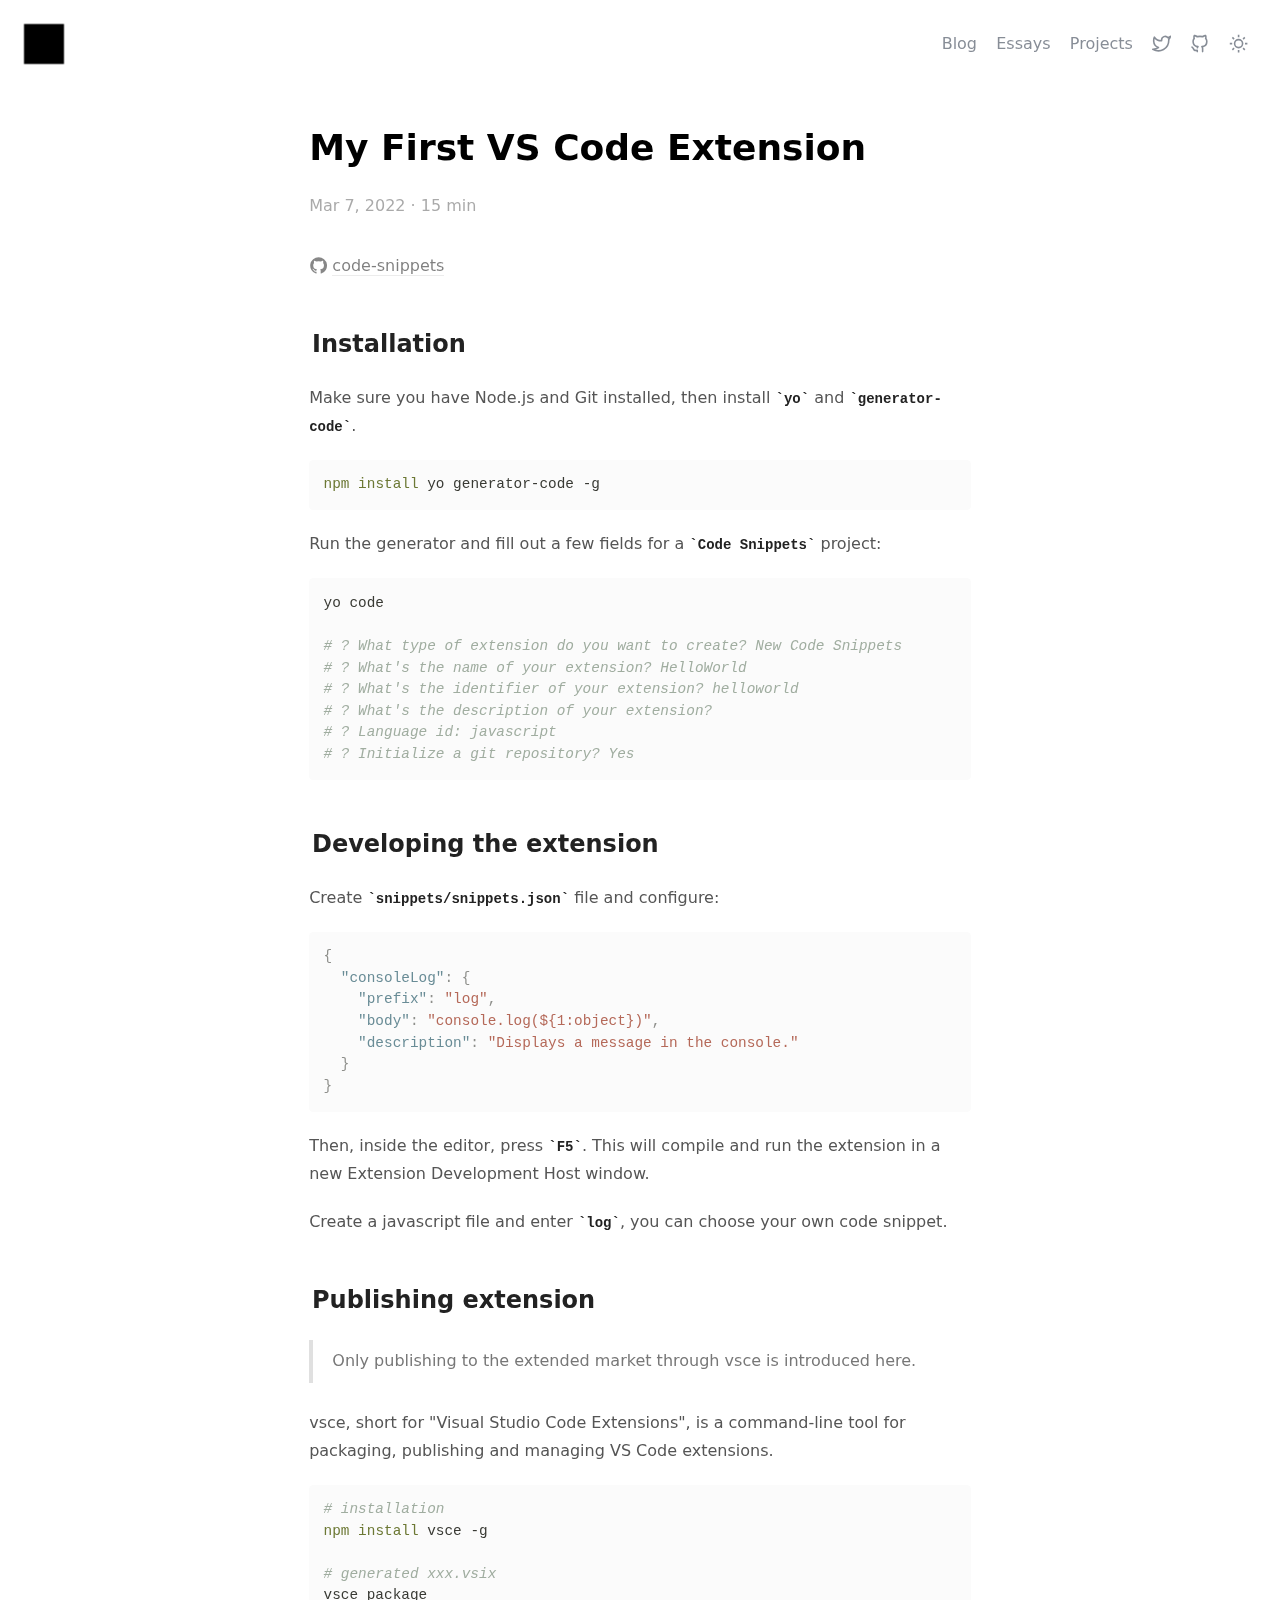
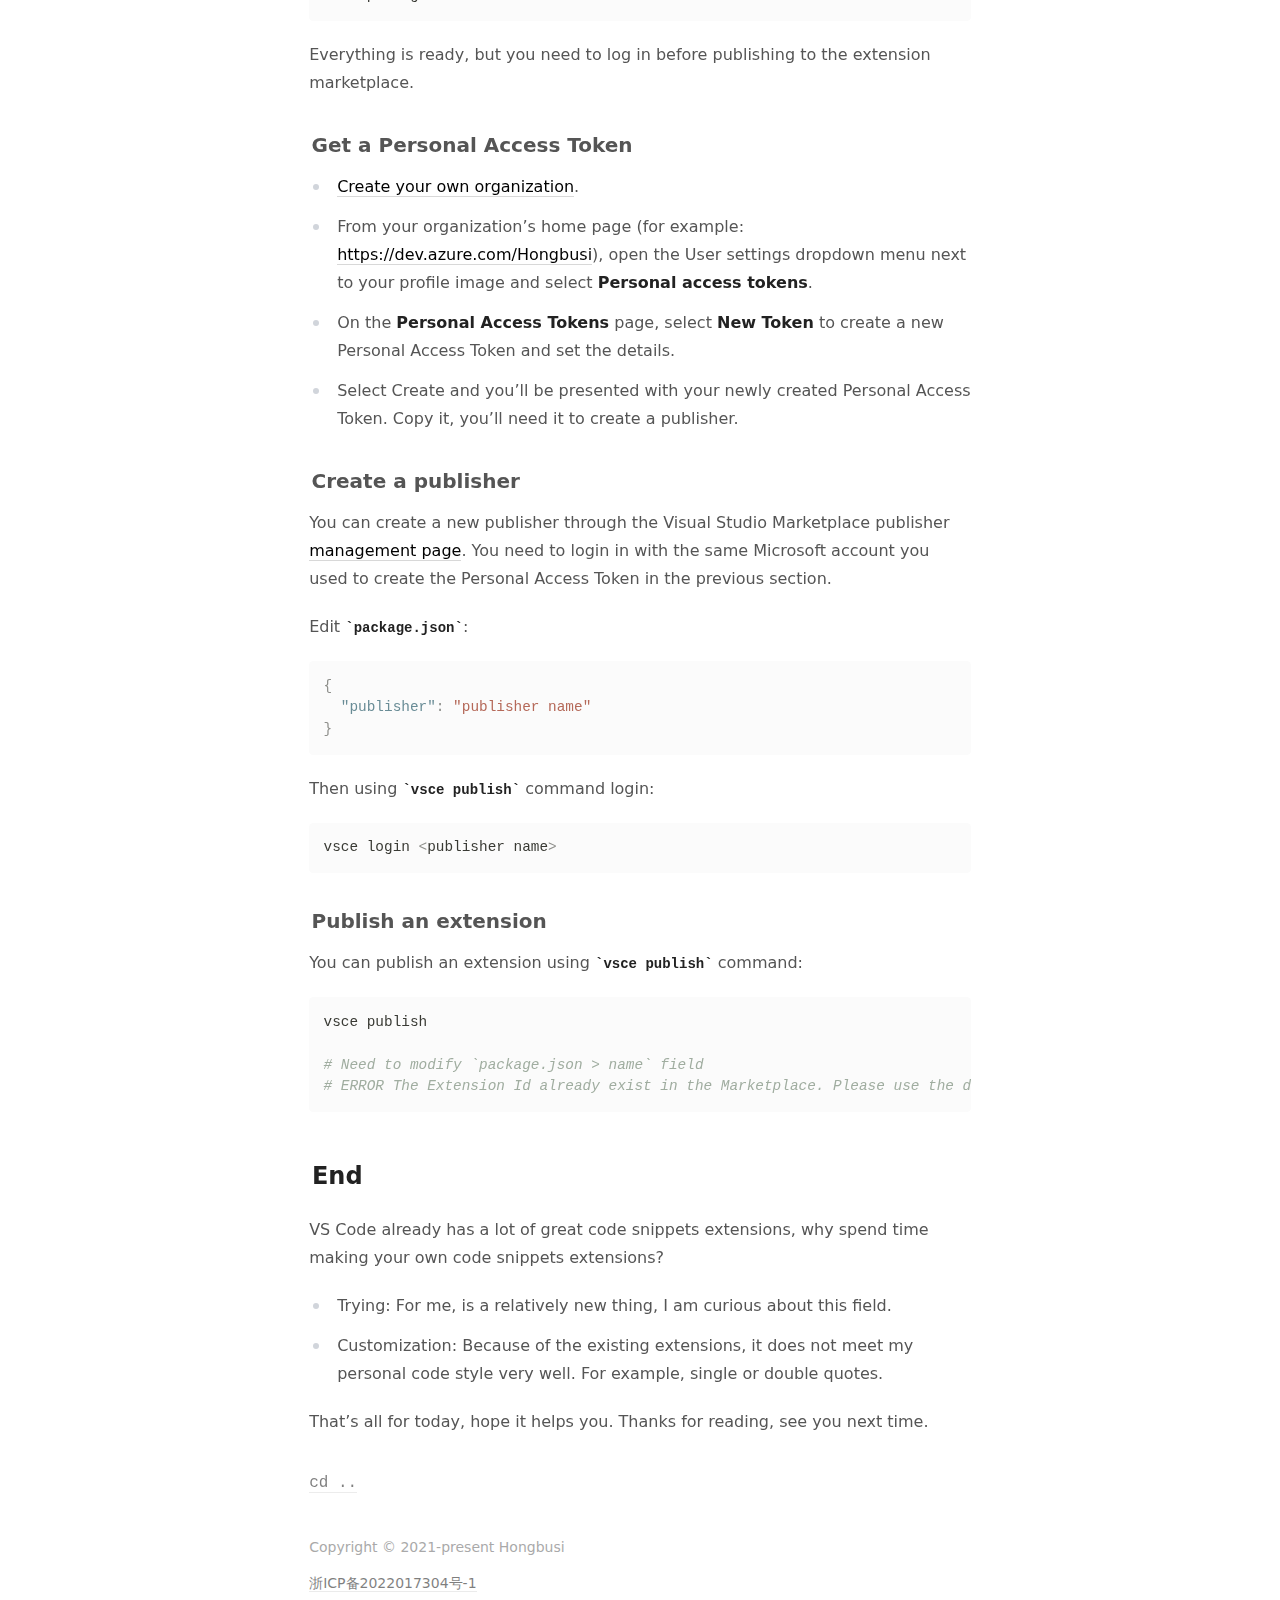
<file: posts/first-vscode-extension.html>
<!DOCTYPE html><html lang="en"><head><meta charset="UTF-8"><meta name="author" content="Hongbusi"><meta http-equiv="X-UA-Compatible" content="chrome=1"><meta name="revisit-after" content="7 days"><meta name="viewport" content="width=device-width,initial-scale=1"><link rel="icon" href="/favicon.svg" type="image/svg+xml"><meta name="theme-color" content="#ffffff"><title>My First VS Code Extension</title><script>!function(){var e=window.matchMedia&&window.matchMedia("(prefers-color-scheme: dark)").matches,t=localStorage.getItem("vueuse-color-scheme")||"auto";("dark"===t||e&&"light"!==t)&&document.documentElement.classList.toggle("dark",!0)}()</script><!-- Global site tag (gtag.js) - Google Analytics --><script async="" src="https://www.googletagmanager.com/gtag/js?id=UA-221814222-1"></script><script>function gtag(){dataLayer.push(arguments)}window.dataLayer=window.dataLayer||[],gtag("js",new Date),gtag("config","UA-221814222-1")</script><script type="module" crossorigin="" src="/assets/app.aff35abf.js"></script><link rel="modulepreload" href="/assets/vendor.2cd3f507.js"><style>*,:after,:before{box-sizing:border-box;border-width:0;border-style:solid;border-color:currentColor}html{line-height:1.5;-webkit-text-size-adjust:100%;-moz-tab-size:4;tab-size:4;font-family:ui-sans-serif,system-ui,-apple-system,BlinkMacSystemFont,Segoe UI,Roboto,Helvetica Neue,Arial,Noto Sans,sans-serif,"Apple Color Emoji","Segoe UI Emoji",Segoe UI Symbol,"Noto Color Emoji"}body{margin:0;line-height:inherit}h1,h2,h3{font-size:inherit;font-weight:inherit}a{color:inherit;text-decoration:inherit}strong{font-weight:bolder}code,pre{font-family:ui-monospace,SFMono-Regular,Menlo,Monaco,Consolas,Liberation Mono,Courier New,monospace;font-size:1em}blockquote,h1,h2,h3,p,pre{margin:0}ul{list-style:none;margin:0;padding:0}img,svg{display:block;vertical-align:middle}img{max-width:100%;height:auto}:root{--c-bg:#fff;--c-scrollbar:#eee;--c-scrollbar-hover:#bbb}html{background-color:var(--c-bg)}html{overflow:scroll}*{scrollbar-color:var(--c-scrollbar) var(--c-bg)}.prose{color:var(--fg);max-width:65ch;font-size:1rem;line-height:1.75}.prose a{color:var(--fg-deeper);text-decoration:none;font-weight:500}.prose strong{color:var(--fg-deep);font-weight:600}.prose ul>li{position:relative;padding-left:1.75em}.prose ul>li:before{content:"";position:absolute;background-color:#d1d5db;border-radius:50%;width:.375em;height:.375em;top:.6875em;left:.25em}.prose blockquote{font-weight:500;font-style:italic;color:inherit;border-left-width:.25rem;border-color:#7d7d7d4d;quotes:"\201c""\201d""\2018""\2019";margin-top:1.6em;margin-bottom:1.6em;padding-left:1em}.prose blockquote p:first-of-type:before{content:open-quote}.prose blockquote p:last-of-type:after{content:close-quote}.prose h1{color:var(--fg-deeper);font-weight:800;font-size:2.25em;margin-top:0;margin-bottom:.8888889em;line-height:1.1111111}.prose h2{color:var(--fg-deep);font-weight:700;font-size:1.5em;margin-top:2em;margin-bottom:1em;line-height:1.3333333}.prose h3{color:inherit;font-weight:600;font-size:1.25em;margin-top:1.6em;margin-bottom:.6em;line-height:1.6}.prose code{color:var(--fg-deep);font-weight:600;font-size:.875em}.prose code:before{content:"`"}.prose code:after{content:"`"}.prose pre{color:#e5e7eb;background-color:#1f2937;overflow-x:auto;font-size:.875em;line-height:1.7142857;margin-top:1.7142857em;margin-bottom:1.7142857em;border-radius:.375rem;padding:.8571429em 1.1428571em}.prose pre code{background-color:transparent;border-width:0;border-radius:0;padding:0;font-weight:400;color:inherit;font-size:inherit;font-family:inherit;line-height:inherit}.prose pre code:before{content:none}.prose pre code:after{content:none}.prose p{margin-top:1.25em;margin-bottom:1.25em}.prose ul{margin-top:1.25em;margin-bottom:1.25em;list-style-type:none}.prose li{margin-top:.5em;margin-bottom:.5em}.prose>ul>li p{margin-top:.75em;margin-bottom:.75em}.prose h2+*{margin-top:0}.prose h3+*{margin-top:0}.prose>:first-child{margin-top:0}.prose>:last-child{margin-bottom:0}:root{--prism-scheme:light;--prism-foreground:#6e6e6e;--prism-background:#f4f4f4;--prism-comment:#a8a8a8;--prism-string:#555555;--prism-literal:#333333;--prism-keyword:#000000;--prism-function:#4f4f4f;--prism-deleted:#333333;--prism-class:#333333;--prism-builtin:#757575;--prism-property:#333333;--prism-namespace:#4f4f4f;--prism-punctuation:#ababab;--prism-decorator:var(--prism-class);--prism-operator:var(--prism-punctuation);--prism-number:var(--prism-literal);--prism-boolean:var(--prism-literal);--prism-variable:var(--prism-literal);--prism-constant:var(--prism-literal);--prism-symbol:var(--prism-literal);--prism-interpolation:var(--prism-literal);--prism-selector:var(--prism-keyword);--prism-keyword-control:var(--prism-keyword);--prism-regex:var(--prism-string);--prism-json-property:var(--prism-property);--prism-inline-background:var(--prism-background);--prism-comment-style:italic;--prism-url-decoration:underline;--prism-line-number:#a5a5a5;--prism-line-number-gutter:#333333;--prism-line-highlight-background:#eeeeee;--prism-selection-background:#aaaaaa;--prism-marker-color:var(--prism-foreground);--prism-marker-opacity:.4;--prism-marker-font-size:.8em;--prism-font-size:1em;--prism-line-height:1.5em;--prism-font-family:monospace;--prism-inline-font-size:var(--prism-font-size);--prism-block-font-size:var(--prism-font-size);--prism-tab-size:2;--prism-block-padding-x:1em;--prism-block-padding-y:1em;--prism-block-margin-x:0;--prism-block-margin-y:.5em;--prism-block-radius:.3em;--prism-inline-padding-x:.3em;--prism-inline-padding-y:.1em;--prism-inline-radius:.3em}code[class*=language-],pre[class*=language-]{font-size:var(--prism-font-size);font-family:var(--prism-font-family);direction:ltr;text-align:left;white-space:pre;word-spacing:normal;word-break:normal;line-height:var(--prism-line-height);-moz-tab-size:var(--prism-tab-size);-o-tab-size:var(--prism-tab-size);tab-size:var(--prism-tab-size);-webkit-hyphens:none;-moz-hyphens:none;-ms-hyphens:none;hyphens:none;color:var(--prism-foreground)!important}pre[class*=language-]{font-size:var(--prism-block-font-size);padding:var(--prism-block-padding-y) var(--prism-block-padding-x);margin:var(--prism-block-margin-y) var(--prism-block-margin-x);border-radius:var(--prism-block-radius);overflow:auto;background:var(--prism-background)}code[class*=language-] ::-moz-selection,code[class*=language-] ::selection,code[class*=language-]::-moz-selection,code[class*=language-]::selection,pre[class*=language-] ::-moz-selection,pre[class*=language-] ::selection,pre[class*=language-]::-moz-selection,pre[class*=language-]::selection{background:var(--prism-selection-background)}.token.comment{color:var(--prism-comment);font-style:var(--prism-comment-style)}.token.string{color:var(--prism-string)}.token.punctuation{color:var(--prism-punctuation)}.token.operator{color:var(--prism-operator)}.token.function{color:var(--prism-function)}.token.property{color:var(--prism-property)}.language-json .token.property{color:var(--prism-json-property)}:root{--prism-font-size:.9rem;--prism-font-family:"Fira Code",monospace}:root{--prism-font-family:"Input Mono",monospace}html:not(.dark){--prism-foreground:#393a34;--prism-background:#fbfbfb;--prism-comment:#a0ada0;--prism-string:#b56959;--prism-literal:#2f8a89;--prism-number:#296aa3;--prism-keyword:#1c6b48;--prism-function:#6c7834;--prism-boolean:#1c6b48;--prism-constant:#a65e2b;--prism-deleted:#a14f55;--prism-class:#2993a3;--prism-builtin:#ab5959;--prism-property:#b58451;--prism-namespace:#b05a78;--prism-punctuation:#8e8f8b;--prism-decorator:#bd8f8f;--prism-regex:#ab5e3f;--prism-json-property:#698c96}.prose{--fg:#555;--fg-deep:#222;--fg-deeper:#000;color:var(--fg)}.prose a{font-weight:inherit;text-decoration:none;border-bottom:1px solid rgba(125,125,125,.3);transition:border .3s ease-in-out}.prose a:hover{border-bottom:1px solid var(--fg)}a.header-anchor{float:left;margin-top:.125em;margin-left:-1.2em;padding-right:.5em;font-size:.85em;opacity:0;text-decoration:none;border:0!important}a.header-anchor:focus,a.header-anchor:hover{text-decoration:none}h2:focus .header-anchor,h2:hover .header-anchor,h3:focus .header-anchor,h3:hover .header-anchor{opacity:.5}.prose blockquote{font-weight:400;font-style:normal;line-height:1.5em;padding:.6em 1.2em;opacity:.8}.prose blockquote>:first-child{margin-top:0}.prose blockquote>:last-child{margin-bottom:0}.prose blockquote p:first-of-type:before{content:none}.prose blockquote p:first-of-type:after{content:none}.absolute{position:absolute}.z-40{z-index:40}.m-6{margin:1.5rem}.m-auto{margin:auto}.\!-mt-2{margin-top:-.5rem!important}.mb-0{margin-bottom:0}.mb-6{margin-bottom:1.5rem}.mb-8{margin-bottom:2rem}.ml-1{margin-left:.25rem}.mt-10{margin-top:2.5rem}.mt-4{margin-top:1rem}.mt-8{margin-top:2rem}.inline-block{display:inline-block}.h-10{height:2.5rem}.w-10{width:2.5rem}.flex{display:flex}.flex-col{flex-direction:column}.select-none{user-select:none}.px-7{padding-left:1.75rem;padding-right:1.75rem}.py-10{padding-top:2.5rem;padding-bottom:2.5rem}.font-mono{font-family:ui-monospace,SFMono-Regular,Menlo,Monaco,Consolas,"Liberation Mono","Courier New",monospace}.font-sans{font-family:Inter,Inter var,system-ui,-apple-system,BlinkMacSystemFont,Segoe UI,Roboto,Helvetica Neue,Arial,Noto Sans,sans-serif,Apple Color Emoji,Segoe UI Emoji,Segoe UI Symbol,Noto Color Emoji}.text-sm{font-size:.875rem;line-height:1.25rem}.text-gray-700{--un-text-opacity:1;color:rgba(55,65,81,var(--un-text-opacity))}.no-underline{text-decoration:none}.opacity-50{opacity:.5}.hover\:opacity-75:hover{opacity:.75}.opacity-70{opacity:.7}.outline-none{outline:2px solid transparent;outline-offset:2px}@media (max-width:768px){.lt-md\:hidden{display:none}}@media (min-width:768px){.md\:hidden{display:none}}@media (min-width:1024px){.lg\:fixed{position:fixed}}.nav[data-v-70585b6f]{padding:2rem;width:100%;display:grid;grid-template-columns:auto max-content;box-sizing:border-box}.nav>[data-v-70585b6f]{margin:auto}.nav a[data-v-70585b6f]{cursor:pointer;text-decoration:none;color:inherit;transition:opacity .2s ease;opacity:.6;outline:0}.nav a[data-v-70585b6f]:hover{opacity:1;text-decoration-color:inherit}.nav .right[data-v-70585b6f]{display:grid;grid-gap:1.2rem;grid-auto-flow:column}.nav .right>[data-v-70585b6f]{margin:auto}</style><link rel="preload" href="/assets/app.f6809369.css" as="style"><link rel="modulepreload" crossorigin="" href="/assets/first-vscode-extension.2aa51310.js"><link rel="preload" href="/assets/first-vscode-extension.89a3359d.css" as="style"><link rel="modulepreload" crossorigin="" href="/assets/Post.5577dd8f.js"><link rel="preload" href="/assets/Post.844d8ce7.css" as="style"><meta name="description" content="Hongbusi's Portfolio"><meta name="twitter:card" content="summary"><meta name="twitter:creator" content="@Hongbusi"><meta property="og:title" content="My First VS Code Extension"><meta name="head:count" content="4"></head><body class="font-sans text-gray-700 dark:text-gray-200"><div id="app" data-server-rendered="true"><!--[--><header class="header z-40" data-v-70585b6f=""><a href="/" class="w-10 h-10 absolute lg:fixed m-6 select-none outline-none" focusable="false" data-v-70585b6f=""><img class="" src="/logo.png" alt="logo" data-v-70585b6f=""></a><nav class="nav" data-v-70585b6f=""><div class="spacer" data-v-70585b6f=""></div><div class="right" data-v-70585b6f=""><a href="/posts" class="" data-v-70585b6f=""><span class="lt-md:hidden" data-v-70585b6f="">Blog</span><svg style="vertical-align:sub" class="inline md:hidden" width="1.2em" height="1.2em" preserveAspectRatio="xMidYMid meet" viewBox="0 0 24 24" data-v-70585b6f=""><path fill="currentColor" d="M20 22H4a1 1 0 0 1-1-1V3a1 1 0 0 1 1-1h16a1 1 0 0 1 1 1v18a1 1 0 0 1-1 1zm-1-2V4H5v16h14zM7 6h4v4H7V6zm0 6h10v2H7v-2zm0 4h10v2H7v-2zm6-9h4v2h-4V7z"></path></svg></a><a href="/essays" class="" data-v-70585b6f=""><span class="lt-md:hidden" data-v-70585b6f="">Essays</span><svg style="vertical-align:sub" class="inline md:hidden" width="1.2em" height="1.2em" preserveAspectRatio="xMidYMid meet" viewBox="-2 -2 24 24" data-v-70585b6f=""><path fill="currentColor" d="m5.72 14.456l1.761-.508l10.603-10.73a.456.456 0 0 0-.003-.64l-.635-.642a.443.443 0 0 0-.632-.003L6.239 12.635l-.52 1.82zM18.703.664l.635.643c.876.887.884 2.318.016 3.196L8.428 15.561l-3.764 1.084a.901.901 0 0 1-1.11-.623a.915.915 0 0 1-.002-.506l1.095-3.84L15.544.647a2.215 2.215 0 0 1 3.159.016zM7.184 1.817c.496 0 .898.407.898.909a.903.903 0 0 1-.898.909H3.592c-.992 0-1.796.814-1.796 1.817v10.906c0 1.004.804 1.818 1.796 1.818h10.776c.992 0 1.797-.814 1.797-1.818v-3.635c0-.502.402-.909.898-.909s.898.407.898.91v3.634c0 2.008-1.609 3.636-3.593 3.636H3.592C1.608 19.994 0 18.366 0 16.358V5.452c0-2.007 1.608-3.635 3.592-3.635h3.592z"></path></svg></a><a href="/projects" class="" data-v-70585b6f=""><span class="lt-md:hidden" data-v-70585b6f="">Projects</span><svg style="vertical-align:sub" class="inline md:hidden" width="1.2em" height="1.2em" preserveAspectRatio="xMidYMid meet" viewBox="0 0 24 24" data-v-70585b6f=""><path fill="currentColor" d="M9.973 18H11v-5h2v5h1.027c.132-1.202.745-2.194 1.74-3.277c.113-.122.832-.867.917-.973a6 6 0 1 0-9.37-.002c.086.107.807.853.918.974c.996 1.084 1.609 2.076 1.741 3.278zM10 20v1h4v-1h-4zm-4.246-5a8 8 0 1 1 12.49.002C17.624 15.774 16 17 16 18.5V21a2 2 0 0 1-2 2h-4a2 2 0 0 1-2-2v-2.5C8 17 6.375 15.774 5.754 15z"></path></svg></a><a href="https://twitter.com/Hongbusi" target="_blank" title="Twitter" data-v-70585b6f=""><svg style="vertical-align:sub" class="inline" width="1.2em" height="1.2em" preserveAspectRatio="xMidYMid meet" viewBox="0 0 24 24" data-v-70585b6f=""><path fill="none" stroke="currentColor" stroke-linecap="round" stroke-linejoin="round" stroke-width="2" d="M23 3a10.9 10.9 0 0 1-3.14 1.53a4.48 4.48 0 0 0-7.86 3v1A10.66 10.66 0 0 1 3 4s-4 9 5 13a11.64 11.64 0 0 1-7 2c9 5 20 0 20-11.5a4.5 4.5 0 0 0-.08-.83A7.72 7.72 0 0 0 23 3z"></path></svg></a><a href="https://github.com/Hongbusi" target="_blank" title="GitHub" data-v-70585b6f=""><svg style="vertical-align:sub" class="inline" width="1.2em" height="1.2em" preserveAspectRatio="xMidYMid meet" viewBox="0 0 24 24" data-v-70585b6f=""><path fill="currentColor" d="M10.07 20.503a1 1 0 0 0-1.18-.983c-1.31.24-2.963.276-3.402-.958a5.708 5.708 0 0 0-1.837-2.415a1.2 1.2 0 0 1-.167-.11a1 1 0 0 0-.93-.645h-.005a1 1 0 0 0-1 .995c-.004.815.81 1.338 1.141 1.514a4.44 4.44 0 0 1 .924 1.36c.365 1.023 1.423 2.576 4.466 2.376l.003.098l.004.268a1 1 0 0 0 2 0l-.005-.318c-.005-.19-.012-.464-.012-1.182ZM20.737 5.377a5.39 5.39 0 0 0 .09-.42a6.278 6.278 0 0 0-.408-3.293a1.002 1.002 0 0 0-.615-.58c-.356-.12-1.67-.357-4.184 1.25a13.87 13.87 0 0 0-6.354 0C6.762.75 5.455.966 5.102 1.079a.997.997 0 0 0-.631.584a6.3 6.3 0 0 0-.404 3.357c.025.127.051.246.079.354a6.27 6.27 0 0 0-1.256 3.83a8.422 8.422 0 0 0 .043.921c.334 4.603 3.334 5.984 5.424 6.459a4.591 4.591 0 0 0-.118.4a1 1 0 0 0 1.942.479a1.678 1.678 0 0 1 .468-.878a1 1 0 0 0-.546-1.745c-3.454-.395-4.954-1.802-5.18-4.899a6.61 6.61 0 0 1-.033-.738a4.258 4.258 0 0 1 .92-2.713a3.022 3.022 0 0 1 .195-.231a1 1 0 0 0 .188-1.025a3.388 3.388 0 0 1-.155-.555a4.094 4.094 0 0 1 .079-1.616a7.543 7.543 0 0 1 2.415 1.18a1.009 1.009 0 0 0 .827.133a11.777 11.777 0 0 1 6.173.001a1.005 1.005 0 0 0 .83-.138a7.572 7.572 0 0 1 2.406-1.19a4.04 4.04 0 0 1 .087 1.578a3.205 3.205 0 0 1-.169.607a1 1 0 0 0 .188 1.025c.078.087.155.18.224.268A4.122 4.122 0 0 1 20 9.203a7.039 7.039 0 0 1-.038.777c-.22 3.056-1.725 4.464-5.195 4.86a1 1 0 0 0-.546 1.746a1.63 1.63 0 0 1 .466.908a3.06 3.06 0 0 1 .093.82v2.333c-.01.648-.01 1.133-.01 1.356a1 1 0 1 0 2 0c0-.217 0-.692.01-1.34v-2.35a4.881 4.881 0 0 0-.155-1.311a4.256 4.256 0 0 0-.116-.416a6.513 6.513 0 0 0 5.445-6.424A8.697 8.697 0 0 0 22 9.203a6.13 6.13 0 0 0-1.263-3.826Z"></path></svg></a><a class="select-none" title="Toggle Color Scheme" data-v-70585b6f=""><svg style="vertical-align:sub;display:none" class="inline" width="1.2em" height="1.2em" preserveAspectRatio="xMidYMid meet" viewBox="0 0 24 24"><path fill="currentColor" d="M10 7a7 7 0 0 0 12 4.9v.1c0 5.523-4.477 10-10 10S2 17.523 2 12S6.477 2 12 2h.1A6.979 6.979 0 0 0 10 7zm-6 5a8 8 0 0 0 15.062 3.762A9 9 0 0 1 8.238 4.938A7.999 7.999 0 0 0 4 12z"></path></svg><svg style="vertical-align:sub" class="inline" width="1.2em" height="1.2em" preserveAspectRatio="xMidYMid meet" viewBox="0 0 24 24"><path fill="currentColor" d="M12 18a6 6 0 1 1 0-12a6 6 0 0 1 0 12zm0-2a4 4 0 1 0 0-8a4 4 0 0 0 0 8zM11 1h2v3h-2V1zm0 19h2v3h-2v-3zM3.515 4.929l1.414-1.414L7.05 5.636L5.636 7.05L3.515 4.93zM16.95 18.364l1.414-1.414l2.121 2.121l-1.414 1.414l-2.121-2.121zm2.121-14.85l1.414 1.415l-2.121 2.121l-1.414-1.414l2.121-2.121zM5.636 16.95l1.414 1.414l-2.121 2.121l-1.414-1.414l2.121-2.121zM23 11v2h-3v-2h3zM4 11v2H1v-2h3z"></path></svg></a></div></nav></header><main class="px-7 py-10"><!--[--><div class="prose m-auto mb-8"><h1 class="mb-0">My First VS Code Extension</h1><p class="opacity-50 !-mt-2">Mar 7 <span>· 15 min</span></p><!----></div><article><!--[--><div class="prose m-auto"><span><svg style="vertical-align:sub" class="inline inline-block opacity-70" width="1.2em" height="1.2em" preserveAspectRatio="xMidYMid meet" viewBox="0 0 32 32"><path fill="currentColor" fill-rule="evenodd" d="M16 2a14 14 0 0 0-4.43 27.28c.7.13 1-.3 1-.67v-2.38c-3.89.84-4.71-1.88-4.71-1.88a3.71 3.71 0 0 0-1.62-2.05c-1.27-.86.1-.85.1-.85a2.94 2.94 0 0 1 2.14 1.45a3 3 0 0 0 4.08 1.16a2.93 2.93 0 0 1 .88-1.87c-3.1-.36-6.37-1.56-6.37-6.92a5.4 5.4 0 0 1 1.44-3.76a5 5 0 0 1 .14-3.7s1.17-.38 3.85 1.43a13.3 13.3 0 0 1 7 0c2.67-1.81 3.84-1.43 3.84-1.43a5 5 0 0 1 .14 3.7a5.4 5.4 0 0 1 1.44 3.76c0 5.38-3.27 6.56-6.39 6.91a3.33 3.33 0 0 1 .95 2.59v3.84c0 .46.25.81 1 .67A14 14 0 0 0 16 2Z"></path></svg><a class="opacity-50 ml-1" href="https://github.com/Hongbusi/code-snippets" target="_blank">code-snippets</a></span><h2 id="installation" tabindex="-1">Installation <a class="header-anchor" href="#installation" aria-hidden="true">#</a></h2><p>Make sure you have Node.js and Git installed, then install <code>yo</code> and <code>generator-code</code>.</p><pre class="language-bash"><code class="language-bash"><span class="token function">npm</span> <span class="token function">install</span> yo generator-code -g
</code></pre><p>Run the generator and fill out a few fields for a <code>Code Snippets</code> project:</p><pre class="language-bash"><code class="language-bash">yo code

<span class="token comment"># ? What type of extension do you want to create? New Code Snippets</span>
<span class="token comment"># ? What's the name of your extension? HelloWorld</span>
<span class="token comment"># ? What's the identifier of your extension? helloworld</span>
<span class="token comment"># ? What's the description of your extension?</span>
<span class="token comment"># ? Language id: javascript</span>
<span class="token comment"># ? Initialize a git repository? Yes</span>
</code></pre><h2 id="developing-the-extension" tabindex="-1">Developing the extension <a class="header-anchor" href="#developing-the-extension" aria-hidden="true">#</a></h2><p>Create <code>snippets/snippets.json</code> file and configure:</p><pre class="language-json"><code class="language-json"><span class="token punctuation">{</span>
  <span class="token property">"consoleLog"</span><span class="token operator">:</span> <span class="token punctuation">{</span>
    <span class="token property">"prefix"</span><span class="token operator">:</span> <span class="token string">"log"</span><span class="token punctuation">,</span>
    <span class="token property">"body"</span><span class="token operator">:</span> <span class="token string">"console.log(${1:object})"</span><span class="token punctuation">,</span>
    <span class="token property">"description"</span><span class="token operator">:</span> <span class="token string">"Displays a message in the console."</span>
  <span class="token punctuation">}</span>
<span class="token punctuation">}</span>
</code></pre><p>Then, inside the editor, press <code>F5</code>. This will compile and run the extension in a new Extension Development Host window.</p><p>Create a javascript file and enter <code>log</code>, you can choose your own code snippet.</p><h2 id="publishing-extension" tabindex="-1">Publishing extension <a class="header-anchor" href="#publishing-extension" aria-hidden="true">#</a></h2><blockquote><p>Only publishing to the extended market through vsce is introduced here.</p></blockquote><p>vsce, short for "Visual Studio Code Extensions", is a command-line tool for packaging, publishing and managing VS Code extensions.</p><pre class="language-bash"><code class="language-bash"><span class="token comment"># installation</span>
<span class="token function">npm</span> <span class="token function">install</span> vsce -g

<span class="token comment"># generated xxx.vsix </span>
vsce package
</code></pre><p>Everything is ready, but you need to log in before publishing to the extension marketplace.</p><h3 id="get-a-personal-access-token" tabindex="-1">Get a Personal Access Token <a class="header-anchor" href="#get-a-personal-access-token" aria-hidden="true">#</a></h3><ul><li><p><a href="https://docs.microsoft.com/zh-cn/azure/devops/organizations/accounts/create-organization?view=azure-devops" target="_blank" rel="noopener">Create your own organization</a>.</p></li><li><p>From your organization’s home page (for example: <a href="https://dev.azure.com/Hongbusi" target="_blank" rel="noopener">https://dev.azure.com/Hongbusi</a>), open the User settings dropdown menu next to your profile image and select <strong>Personal access tokens</strong>.</p></li><li><p>On the <strong>Personal Access Tokens</strong> page, select <strong>New Token</strong> to create a new Personal Access Token and set the details.</p></li><li><p>Select Create and you’ll be presented with your newly created Personal Access Token. Copy it, you’ll need it to create a publisher.</p></li></ul><h3 id="create-a-publisher" tabindex="-1">Create a publisher <a class="header-anchor" href="#create-a-publisher" aria-hidden="true">#</a></h3><p>You can create a new publisher through the Visual Studio Marketplace publisher <a href="https://marketplace.visualstudio.com/manage" target="_blank" rel="noopener">management page</a>. You need to login in with the same Microsoft account you used to create the Personal Access Token in the previous section.</p><p>Edit <code>package.json</code>:</p><pre class="language-json"><code class="language-json"><span class="token punctuation">{</span>
  <span class="token property">"publisher"</span><span class="token operator">:</span> <span class="token string">"publisher name"</span>
<span class="token punctuation">}</span>
</code></pre><p>Then using <code>vsce publish</code> command login:</p><pre class="language-bash"><code class="language-bash">vsce login <span class="token operator">&lt;</span>publisher name<span class="token operator">&gt;</span>
</code></pre><h3 id="publish-an-extension" tabindex="-1">Publish an extension <a class="header-anchor" href="#publish-an-extension" aria-hidden="true">#</a></h3><p>You can publish an extension using <code>vsce publish</code> command:</p><pre class="language-bash"><code class="language-bash">vsce publish

<span class="token comment"># Need to modify `package.json &gt; name` field</span>
<span class="token comment"># ERROR The Extension Id already exist in the Marketplace. Please use the different Id.</span>
</code></pre><h2 id="end" tabindex="-1">End <a class="header-anchor" href="#end" aria-hidden="true">#</a></h2><p>VS Code already has a lot of great code snippets extensions, why spend time making your own code snippets extensions?</p><ul><li><p>Trying: For me, is a relatively new thing, I am curious about this field.</p></li><li><p>Customization: Because of the existing extensions, it does not meet my personal code style very well. For example, single or double quotes.</p></li></ul><p>That’s all for today, hope it helps you. Thanks for reading, see you next time.</p></div><!--]--></article><div class="prose m-auto mt-8 mb-8"><a href="/posts" class="font-mono no-underline opacity-50 hover:opacity-75">cd ..</a></div><!--]--><div class="mt-10 mb-6 prose m-auto opacity-50 flex flex-col"><span class="text-sm">Copyright © 2021-present Hongbusi</span><span class="text-sm mt-4"><a href="https://beian.miit.gov.cn" target="_blank"> 浙ICP备2022017304号-1</a></span></div></main><!--]--></div><link rel="stylesheet" href="/assets/app.f6809369.css"><link rel="stylesheet" href="/assets/first-vscode-extension.89a3359d.css"><link rel="stylesheet" href="/assets/Post.844d8ce7.css"></body></html>
</file>
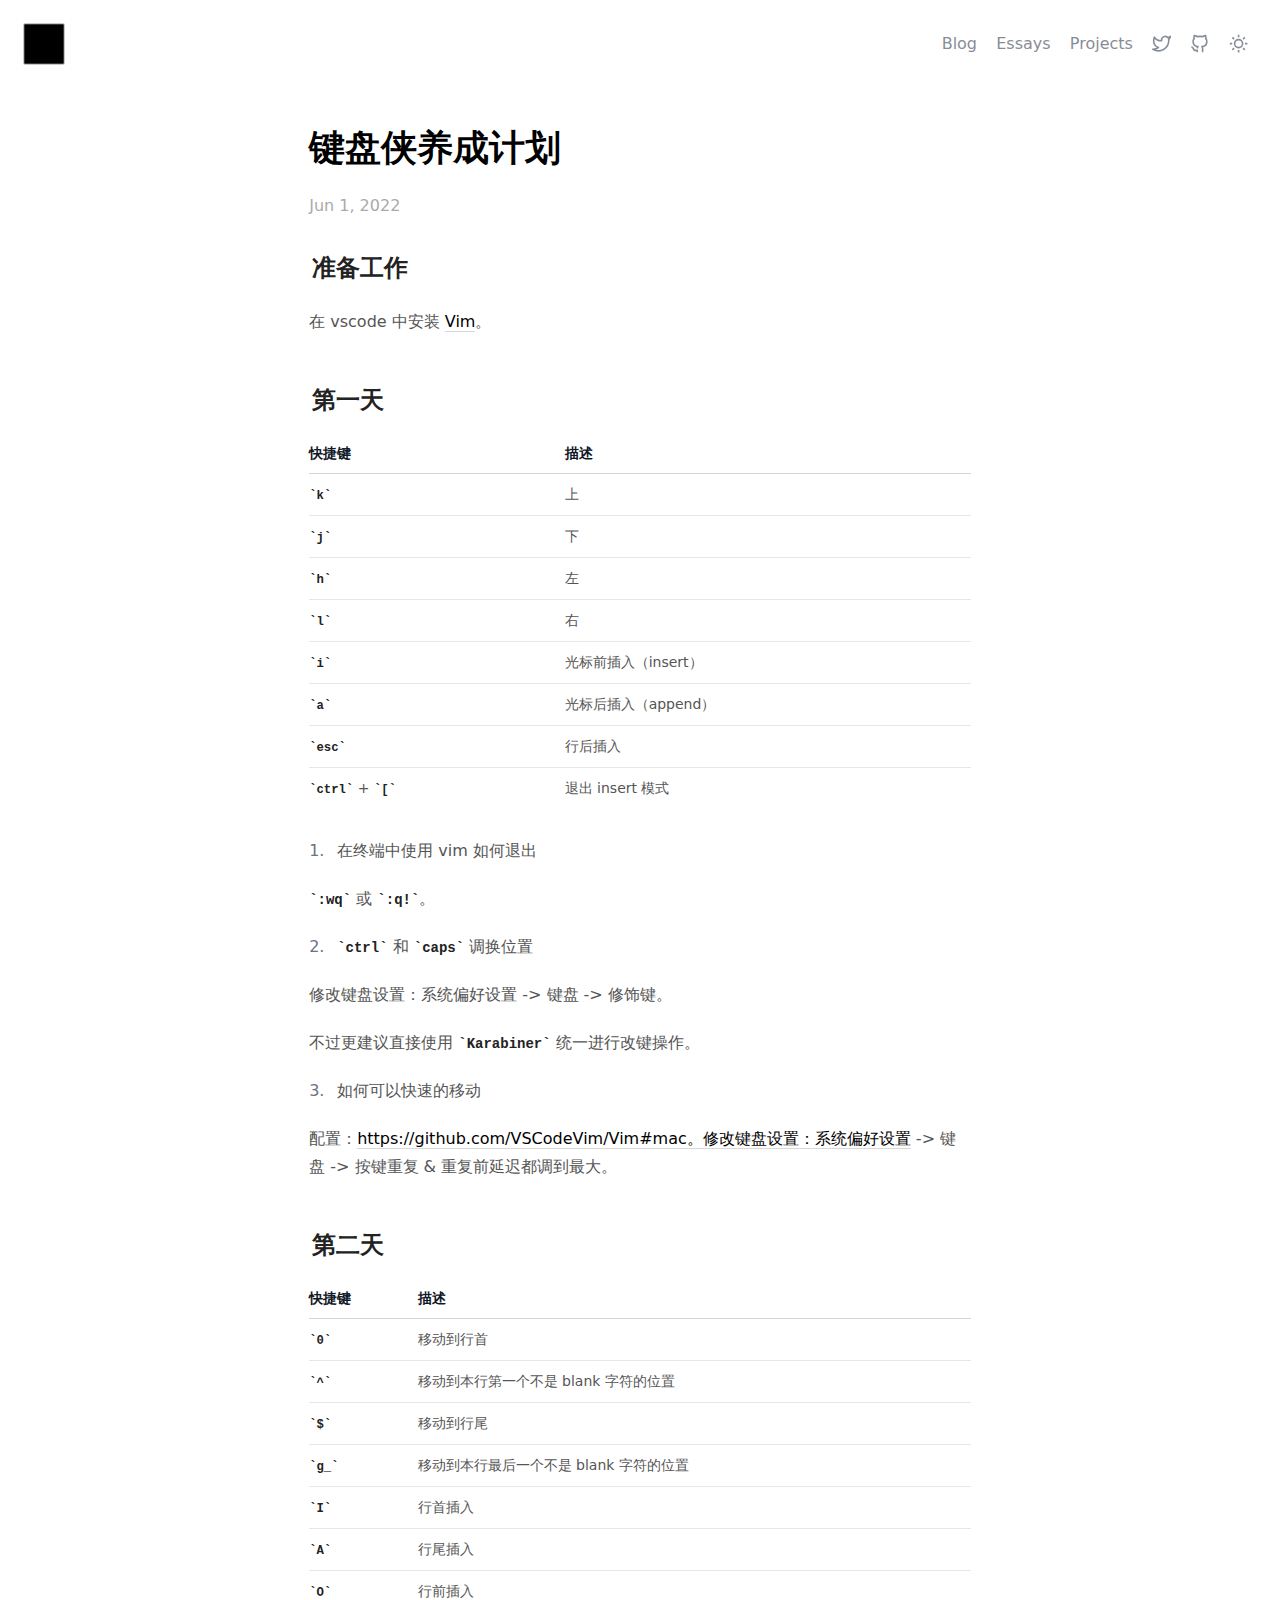
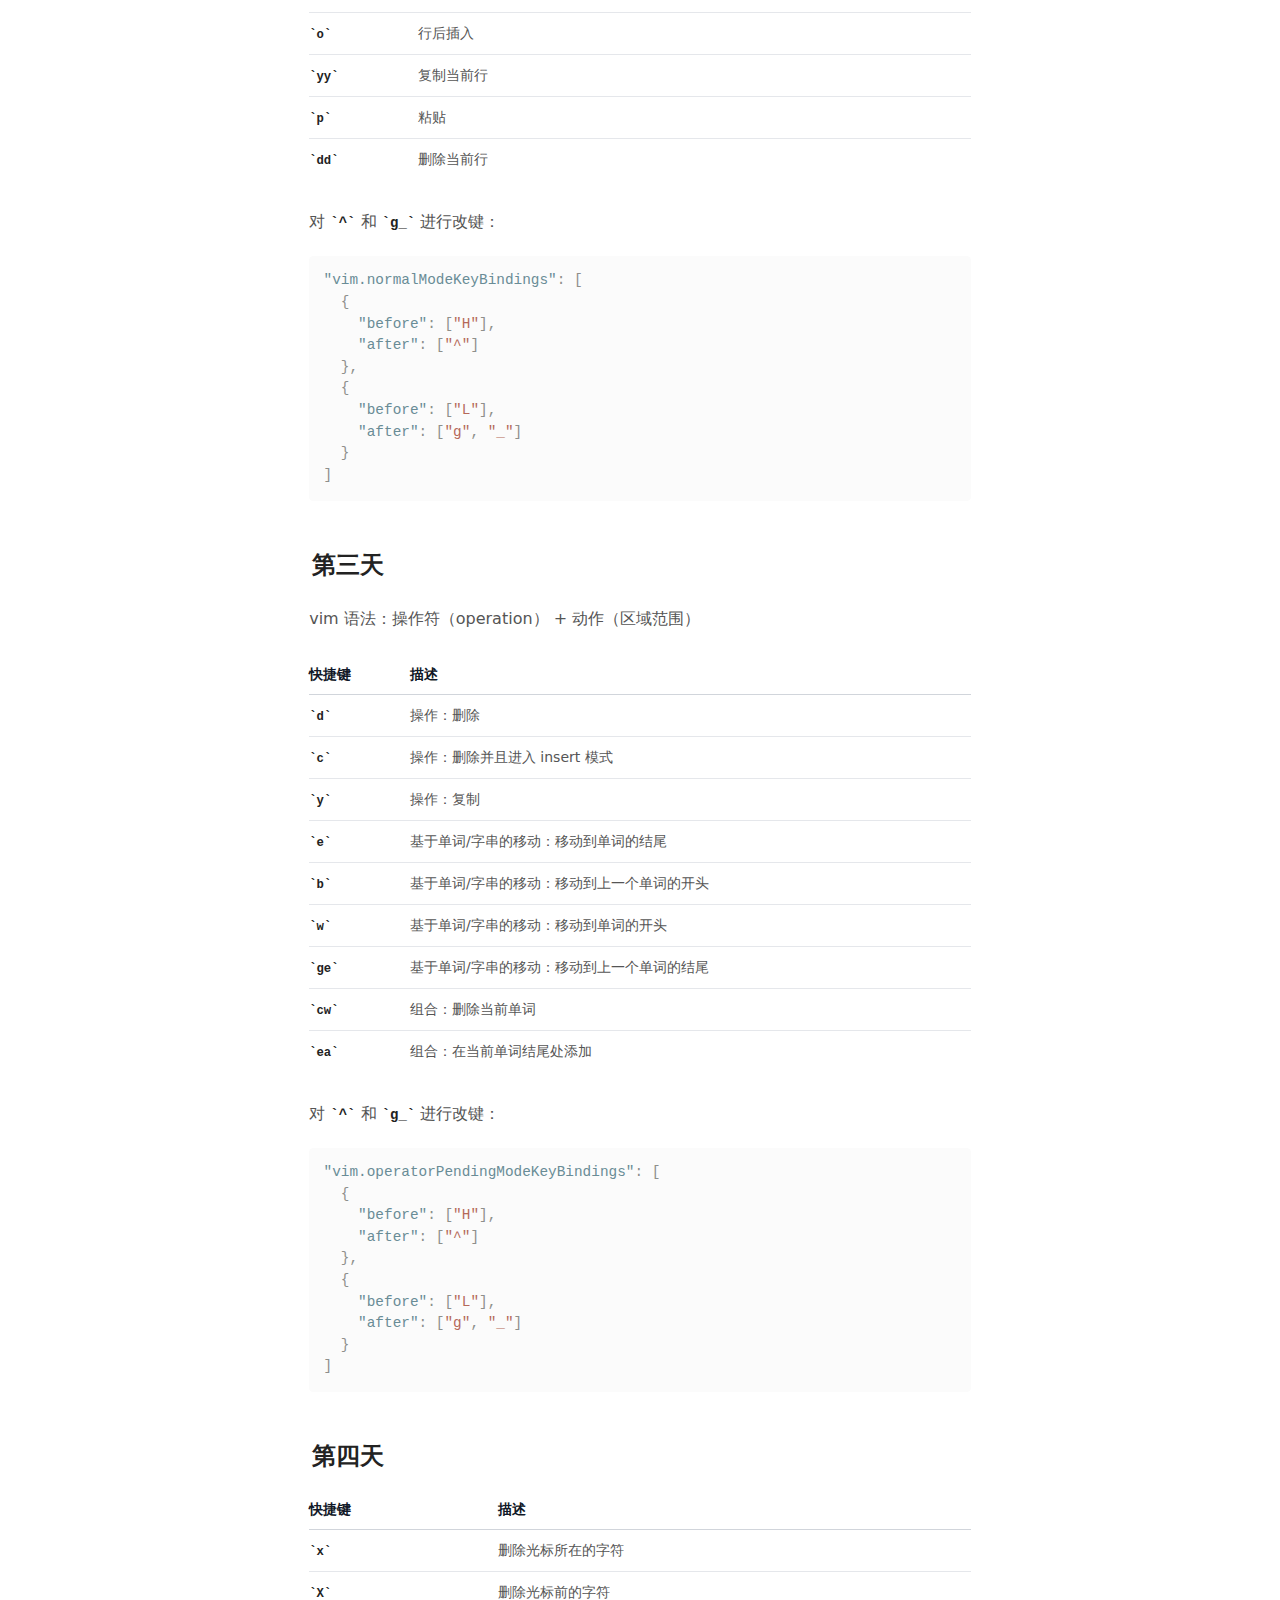
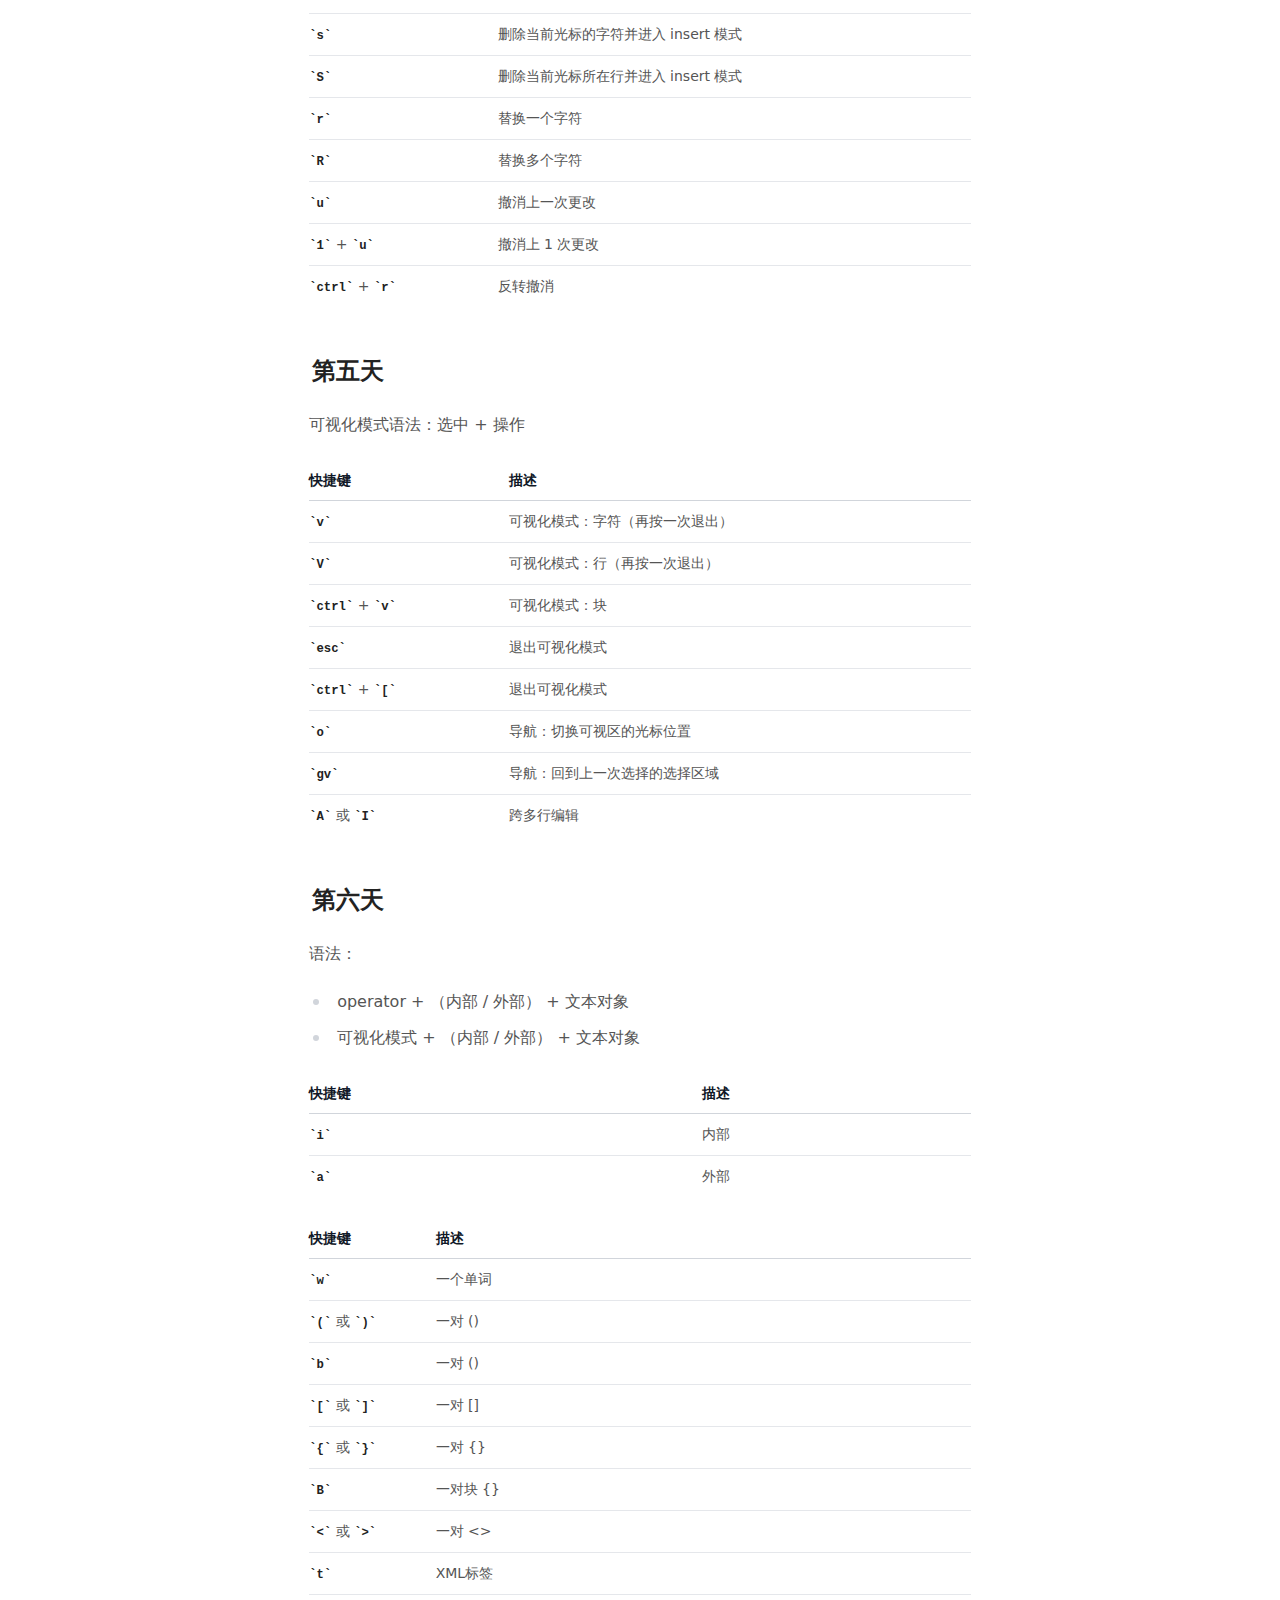
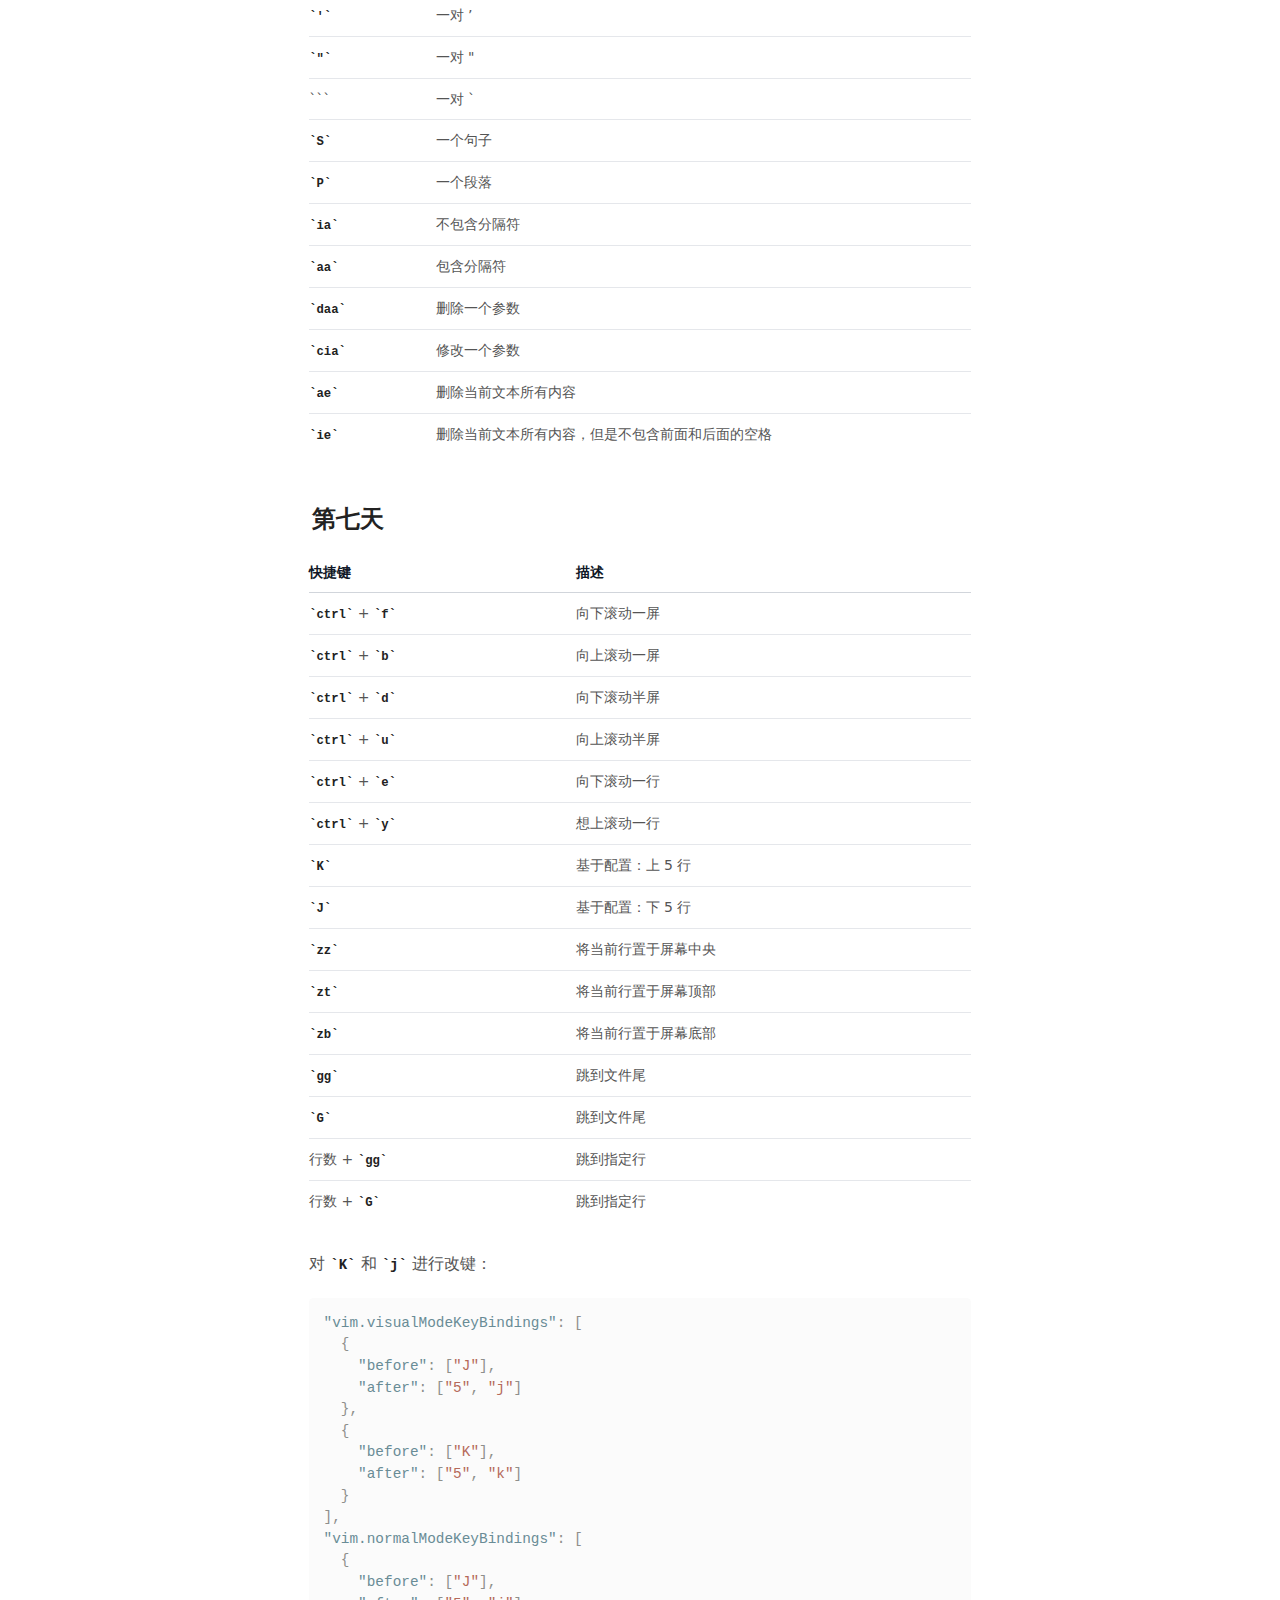
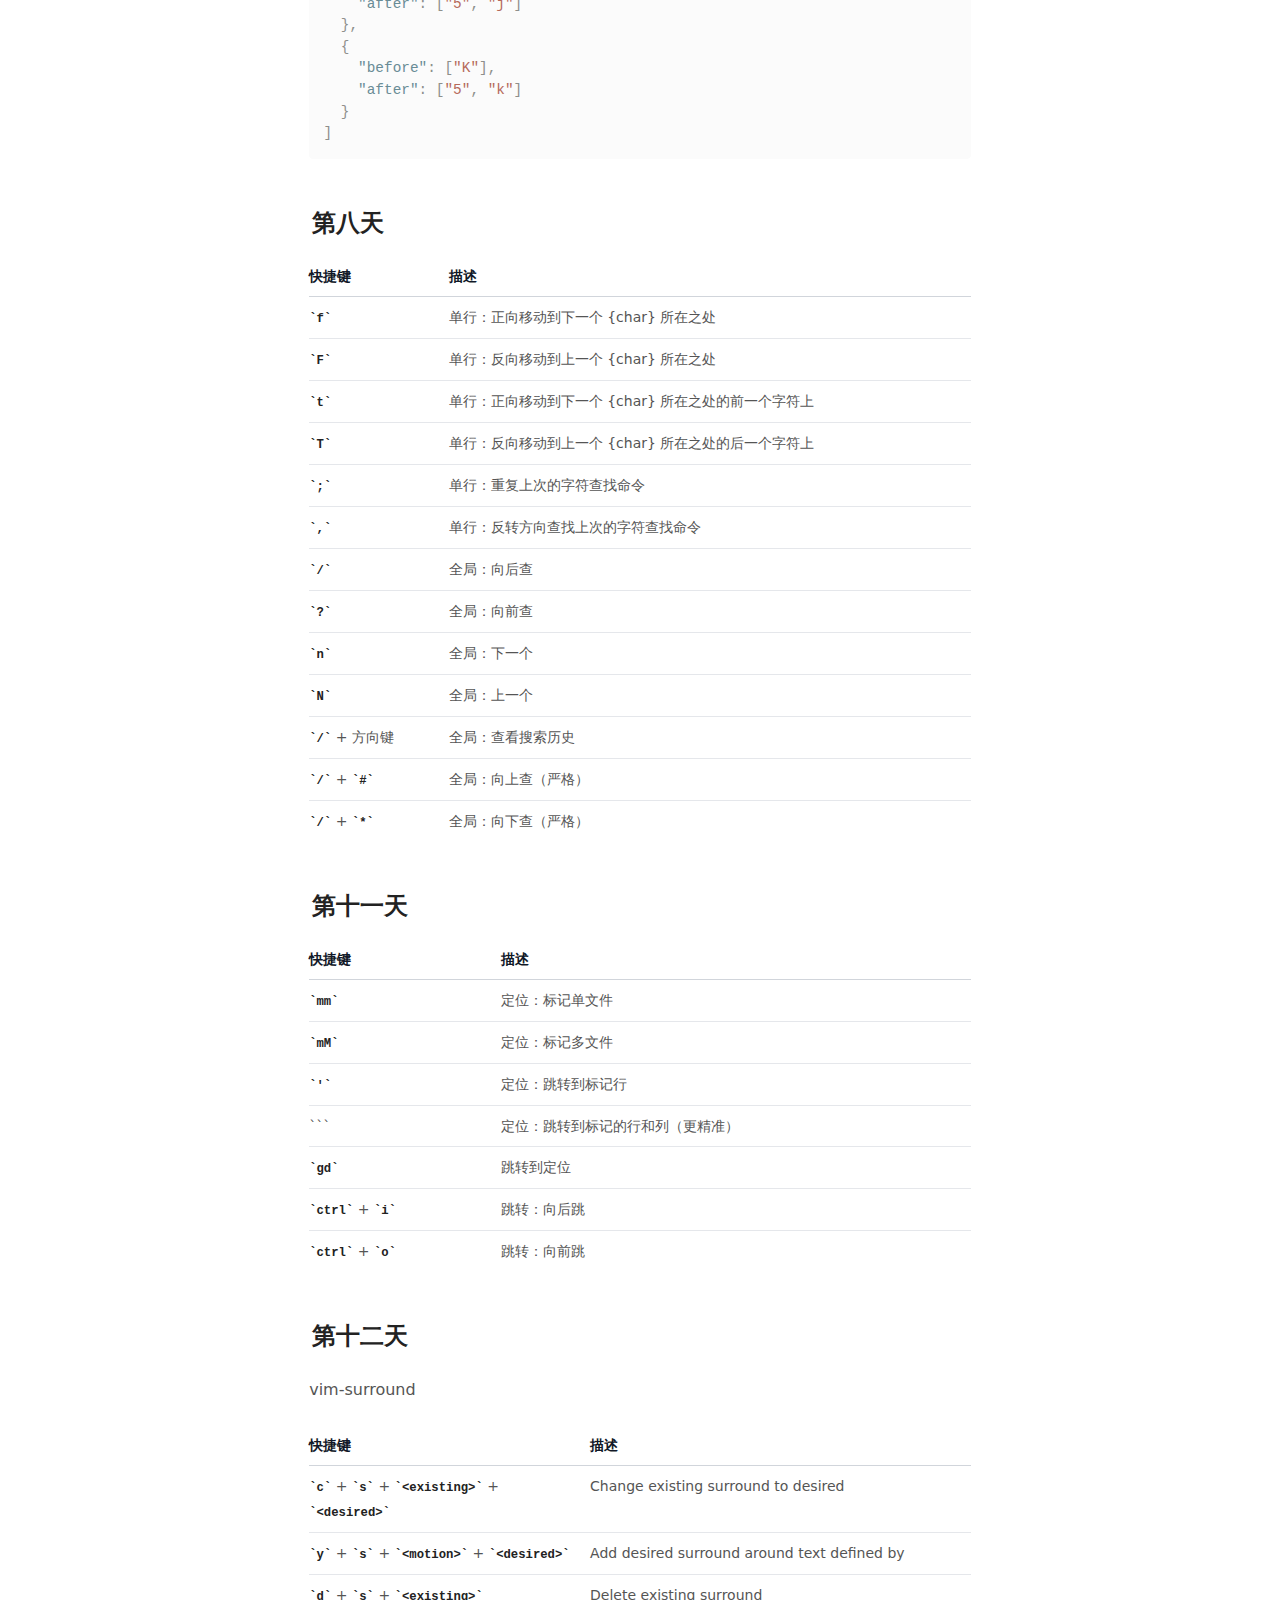
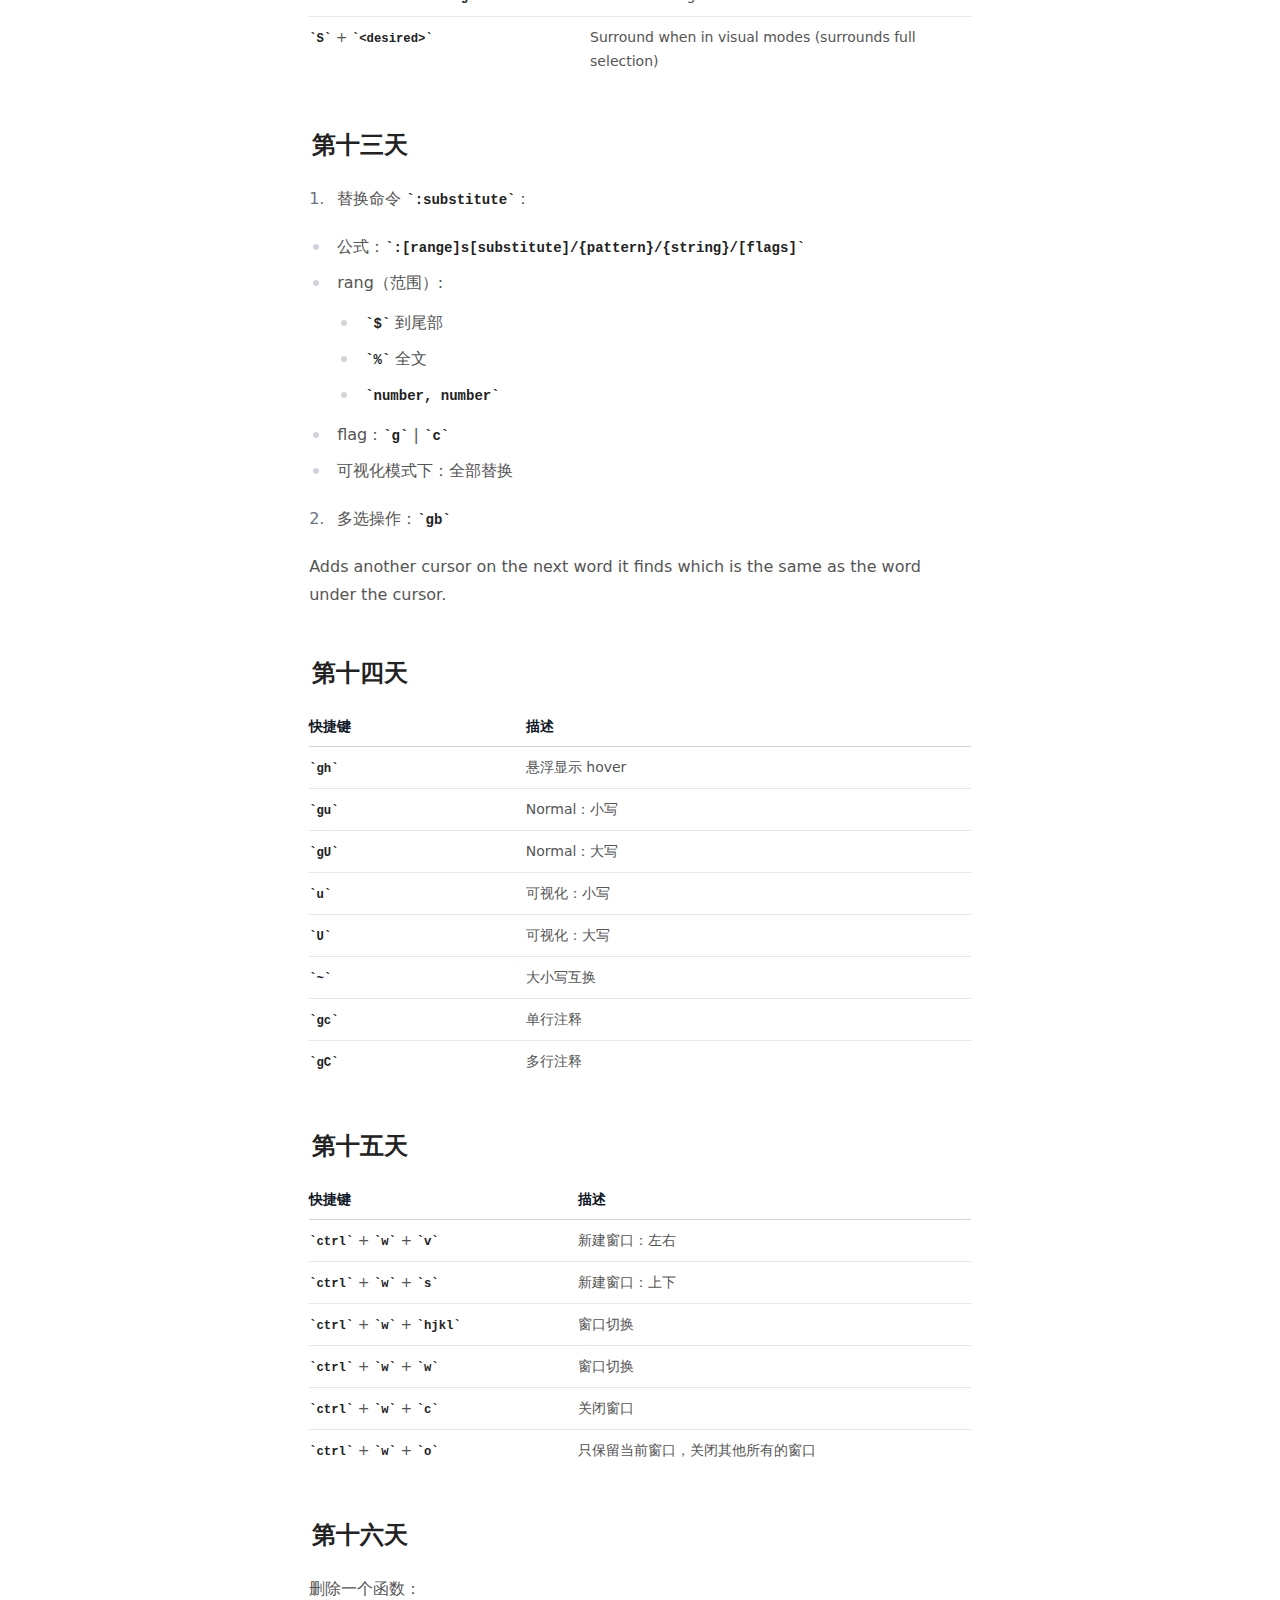
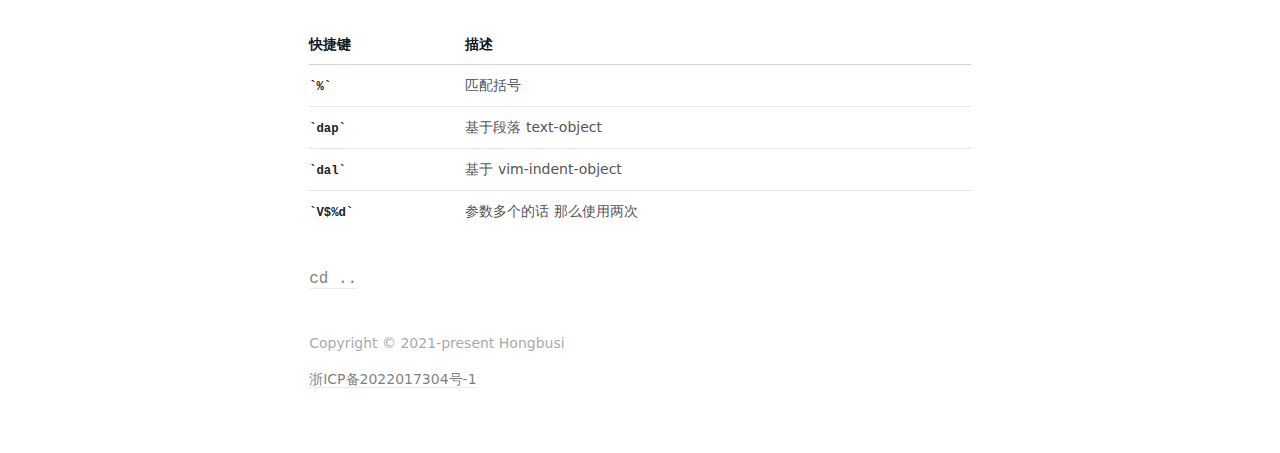
<file: posts/keyboard-man.html>
<!DOCTYPE html><html lang="en"><head><meta charset="UTF-8"><meta name="author" content="Hongbusi"><meta http-equiv="X-UA-Compatible" content="chrome=1"><meta name="revisit-after" content="7 days"><meta name="viewport" content="width=device-width,initial-scale=1"><link rel="icon" href="/favicon.svg" type="image/svg+xml"><meta name="theme-color" content="#ffffff"><title>键盘侠养成计划</title><script>!function(){var e=window.matchMedia&&window.matchMedia("(prefers-color-scheme: dark)").matches,t=localStorage.getItem("vueuse-color-scheme")||"auto";("dark"===t||e&&"light"!==t)&&document.documentElement.classList.toggle("dark",!0)}()</script><!-- Global site tag (gtag.js) - Google Analytics --><script async="" src="https://www.googletagmanager.com/gtag/js?id=UA-221814222-1"></script><script>function gtag(){dataLayer.push(arguments)}window.dataLayer=window.dataLayer||[],gtag("js",new Date),gtag("config","UA-221814222-1")</script><script type="module" crossorigin="" src="/assets/app.aff35abf.js"></script><link rel="modulepreload" href="/assets/vendor.2cd3f507.js"><style>*,:after,:before{box-sizing:border-box;border-width:0;border-style:solid;border-color:currentColor}html{line-height:1.5;-webkit-text-size-adjust:100%;-moz-tab-size:4;tab-size:4;font-family:ui-sans-serif,system-ui,-apple-system,BlinkMacSystemFont,Segoe UI,Roboto,Helvetica Neue,Arial,Noto Sans,sans-serif,"Apple Color Emoji","Segoe UI Emoji",Segoe UI Symbol,"Noto Color Emoji"}body{margin:0;line-height:inherit}h1,h2{font-size:inherit;font-weight:inherit}a{color:inherit;text-decoration:inherit}code,pre{font-family:ui-monospace,SFMono-Regular,Menlo,Monaco,Consolas,Liberation Mono,Courier New,monospace;font-size:1em}table{text-indent:0;border-color:inherit;border-collapse:collapse}h1,h2,p,pre{margin:0}ol,ul{list-style:none;margin:0;padding:0}img,svg{display:block;vertical-align:middle}img{max-width:100%;height:auto}:root{--c-bg:#fff;--c-scrollbar:#eee;--c-scrollbar-hover:#bbb}html{background-color:var(--c-bg)}html{overflow:scroll}*{scrollbar-color:var(--c-scrollbar) var(--c-bg)}.prose{color:var(--fg);max-width:65ch;font-size:1rem;line-height:1.75}.prose a{color:var(--fg-deeper);text-decoration:none;font-weight:500}.prose ol>li{position:relative;padding-left:1.75em}.prose ol>li:before{content:counter(list-item,var(--list-counter-style,decimal)) ".";position:absolute;font-weight:400;color:#6b7280;left:0}.prose ul>li{position:relative;padding-left:1.75em}.prose ul>li:before{content:"";position:absolute;background-color:#d1d5db;border-radius:50%;width:.375em;height:.375em;top:.6875em;left:.25em}.prose h1{color:var(--fg-deeper);font-weight:800;font-size:2.25em;margin-top:0;margin-bottom:.8888889em;line-height:1.1111111}.prose h2{color:var(--fg-deep);font-weight:700;font-size:1.5em;margin-top:2em;margin-bottom:1em;line-height:1.3333333}.prose code{color:var(--fg-deep);font-weight:600;font-size:.875em}.prose code:before{content:"`"}.prose code:after{content:"`"}.prose pre{color:#e5e7eb;background-color:#1f2937;overflow-x:auto;font-size:.875em;line-height:1.7142857;margin-top:1.7142857em;margin-bottom:1.7142857em;border-radius:.375rem;padding:.8571429em 1.1428571em}.prose pre code{background-color:transparent;border-width:0;border-radius:0;padding:0;font-weight:400;color:inherit;font-size:inherit;font-family:inherit;line-height:inherit}.prose pre code:before{content:none}.prose pre code:after{content:none}.prose table{width:100%;table-layout:auto;text-align:left;margin-top:2em;margin-bottom:2em;font-size:.875em;line-height:1.7142857}.prose thead{color:#111827;font-weight:600;border-bottom-width:1px;border-bottom-color:#d1d5db}.prose thead th{vertical-align:bottom;padding-right:.5714286em;padding-bottom:.5714286em;padding-left:.5714286em}.prose tbody tr{border-bottom-width:1px;border-bottom-color:#e5e7eb}.prose tbody tr:last-child{border-bottom-width:0}.prose tbody td{vertical-align:top;padding:.5714286em}.prose p{margin-top:1.25em;margin-bottom:1.25em}.prose ol,.prose ul{margin-top:1.25em;margin-bottom:1.25em;list-style-type:none}.prose li{margin-top:.5em;margin-bottom:.5em}.prose>ol>li>:first-child{margin-top:1.25em}.prose>ol>li>:last-child{margin-bottom:1.25em}.prose ul ul{margin-top:.75em;margin-bottom:.75em}.prose h2+*{margin-top:0}.prose thead th:first-child{padding-left:0}.prose thead th:last-child{padding-right:0}.prose tbody td:first-child{padding-left:0}.prose tbody td:last-child{padding-right:0}.prose>:first-child{margin-top:0}.prose>:last-child{margin-bottom:0}:root{--prism-scheme:light;--prism-foreground:#6e6e6e;--prism-background:#f4f4f4;--prism-comment:#a8a8a8;--prism-string:#555555;--prism-literal:#333333;--prism-keyword:#000000;--prism-function:#4f4f4f;--prism-deleted:#333333;--prism-class:#333333;--prism-builtin:#757575;--prism-property:#333333;--prism-namespace:#4f4f4f;--prism-punctuation:#ababab;--prism-decorator:var(--prism-class);--prism-operator:var(--prism-punctuation);--prism-number:var(--prism-literal);--prism-boolean:var(--prism-literal);--prism-variable:var(--prism-literal);--prism-constant:var(--prism-literal);--prism-symbol:var(--prism-literal);--prism-interpolation:var(--prism-literal);--prism-selector:var(--prism-keyword);--prism-keyword-control:var(--prism-keyword);--prism-regex:var(--prism-string);--prism-json-property:var(--prism-property);--prism-inline-background:var(--prism-background);--prism-comment-style:italic;--prism-url-decoration:underline;--prism-line-number:#a5a5a5;--prism-line-number-gutter:#333333;--prism-line-highlight-background:#eeeeee;--prism-selection-background:#aaaaaa;--prism-marker-color:var(--prism-foreground);--prism-marker-opacity:.4;--prism-marker-font-size:.8em;--prism-font-size:1em;--prism-line-height:1.5em;--prism-font-family:monospace;--prism-inline-font-size:var(--prism-font-size);--prism-block-font-size:var(--prism-font-size);--prism-tab-size:2;--prism-block-padding-x:1em;--prism-block-padding-y:1em;--prism-block-margin-x:0;--prism-block-margin-y:.5em;--prism-block-radius:.3em;--prism-inline-padding-x:.3em;--prism-inline-padding-y:.1em;--prism-inline-radius:.3em}code[class*=language-],pre[class*=language-]{font-size:var(--prism-font-size);font-family:var(--prism-font-family);direction:ltr;text-align:left;white-space:pre;word-spacing:normal;word-break:normal;line-height:var(--prism-line-height);-moz-tab-size:var(--prism-tab-size);-o-tab-size:var(--prism-tab-size);tab-size:var(--prism-tab-size);-webkit-hyphens:none;-moz-hyphens:none;-ms-hyphens:none;hyphens:none;color:var(--prism-foreground)!important}pre[class*=language-]{font-size:var(--prism-block-font-size);padding:var(--prism-block-padding-y) var(--prism-block-padding-x);margin:var(--prism-block-margin-y) var(--prism-block-margin-x);border-radius:var(--prism-block-radius);overflow:auto;background:var(--prism-background)}code[class*=language-] ::-moz-selection,code[class*=language-] ::selection,code[class*=language-]::-moz-selection,code[class*=language-]::selection,pre[class*=language-] ::-moz-selection,pre[class*=language-] ::selection,pre[class*=language-]::-moz-selection,pre[class*=language-]::selection{background:var(--prism-selection-background)}.token.string{color:var(--prism-string)}.token.punctuation{color:var(--prism-punctuation)}.token.operator{color:var(--prism-operator)}.token.property{color:var(--prism-property)}.language-json .token.property{color:var(--prism-json-property)}:root{--prism-font-size:.9rem;--prism-font-family:"Fira Code",monospace}:root{--prism-font-family:"Input Mono",monospace}html:not(.dark){--prism-foreground:#393a34;--prism-background:#fbfbfb;--prism-comment:#a0ada0;--prism-string:#b56959;--prism-literal:#2f8a89;--prism-number:#296aa3;--prism-keyword:#1c6b48;--prism-function:#6c7834;--prism-boolean:#1c6b48;--prism-constant:#a65e2b;--prism-deleted:#a14f55;--prism-class:#2993a3;--prism-builtin:#ab5959;--prism-property:#b58451;--prism-namespace:#b05a78;--prism-punctuation:#8e8f8b;--prism-decorator:#bd8f8f;--prism-regex:#ab5e3f;--prism-json-property:#698c96}.prose{--fg:#555;--fg-deep:#222;--fg-deeper:#000;color:var(--fg)}.prose a{font-weight:inherit;text-decoration:none;border-bottom:1px solid rgba(125,125,125,.3);transition:border .3s ease-in-out}.prose a:hover{border-bottom:1px solid var(--fg)}a.header-anchor{float:left;margin-top:.125em;margin-left:-1.2em;padding-right:.5em;font-size:.85em;opacity:0;text-decoration:none;border:0!important}a.header-anchor:focus,a.header-anchor:hover{text-decoration:none}h2:focus .header-anchor,h2:hover .header-anchor{opacity:.5}.absolute{position:absolute}.z-40{z-index:40}.m-6{margin:1.5rem}.m-auto{margin:auto}.\!-mt-2{margin-top:-.5rem!important}.mb-0{margin-bottom:0}.mb-6{margin-bottom:1.5rem}.mb-8{margin-bottom:2rem}.mt-10{margin-top:2.5rem}.mt-4{margin-top:1rem}.mt-8{margin-top:2rem}.h-10{height:2.5rem}.w-10{width:2.5rem}.flex{display:flex}.flex-col{flex-direction:column}.select-none{user-select:none}.px-7{padding-left:1.75rem;padding-right:1.75rem}.py-10{padding-top:2.5rem;padding-bottom:2.5rem}.font-mono{font-family:ui-monospace,SFMono-Regular,Menlo,Monaco,Consolas,"Liberation Mono","Courier New",monospace}.font-sans{font-family:Inter,Inter var,system-ui,-apple-system,BlinkMacSystemFont,Segoe UI,Roboto,Helvetica Neue,Arial,Noto Sans,sans-serif,Apple Color Emoji,Segoe UI Emoji,Segoe UI Symbol,Noto Color Emoji}.text-sm{font-size:.875rem;line-height:1.25rem}.text-gray-700{--un-text-opacity:1;color:rgba(55,65,81,var(--un-text-opacity))}.no-underline{text-decoration:none}.opacity-50{opacity:.5}.hover\:opacity-75:hover{opacity:.75}.outline-none{outline:2px solid transparent;outline-offset:2px}@media (max-width:768px){.lt-md\:hidden{display:none}}@media (min-width:768px){.md\:hidden{display:none}}@media (min-width:1024px){.lg\:fixed{position:fixed}}.nav[data-v-70585b6f]{padding:2rem;width:100%;display:grid;grid-template-columns:auto max-content;box-sizing:border-box}.nav>[data-v-70585b6f]{margin:auto}.nav a[data-v-70585b6f]{cursor:pointer;text-decoration:none;color:inherit;transition:opacity .2s ease;opacity:.6;outline:0}.nav a[data-v-70585b6f]:hover{opacity:1;text-decoration-color:inherit}.nav .right[data-v-70585b6f]{display:grid;grid-gap:1.2rem;grid-auto-flow:column}.nav .right>[data-v-70585b6f]{margin:auto}</style><link rel="preload" href="/assets/app.f6809369.css" as="style"><link rel="modulepreload" crossorigin="" href="/assets/keyboard-man.c399f327.js"><link rel="preload" href="/assets/keyboard-man.a8672e7b.css" as="style"><link rel="modulepreload" crossorigin="" href="/assets/Post.5577dd8f.js"><link rel="preload" href="/assets/Post.844d8ce7.css" as="style"><meta name="description" content="Hongbusi's Portfolio"><meta name="twitter:card" content="summary"><meta name="twitter:creator" content="@Hongbusi"><meta property="og:title" content="键盘侠养成计划"><meta name="head:count" content="4"></head><body class="font-sans text-gray-700 dark:text-gray-200"><div id="app" data-server-rendered="true"><!--[--><header class="header z-40" data-v-70585b6f=""><a href="/" class="w-10 h-10 absolute lg:fixed m-6 select-none outline-none" focusable="false" data-v-70585b6f=""><img class="" src="/logo.png" alt="logo" data-v-70585b6f=""></a><nav class="nav" data-v-70585b6f=""><div class="spacer" data-v-70585b6f=""></div><div class="right" data-v-70585b6f=""><a href="/posts" class="" data-v-70585b6f=""><span class="lt-md:hidden" data-v-70585b6f="">Blog</span><svg style="vertical-align:sub" class="inline md:hidden" width="1.2em" height="1.2em" preserveAspectRatio="xMidYMid meet" viewBox="0 0 24 24" data-v-70585b6f=""><path fill="currentColor" d="M20 22H4a1 1 0 0 1-1-1V3a1 1 0 0 1 1-1h16a1 1 0 0 1 1 1v18a1 1 0 0 1-1 1zm-1-2V4H5v16h14zM7 6h4v4H7V6zm0 6h10v2H7v-2zm0 4h10v2H7v-2zm6-9h4v2h-4V7z"></path></svg></a><a href="/essays" class="" data-v-70585b6f=""><span class="lt-md:hidden" data-v-70585b6f="">Essays</span><svg style="vertical-align:sub" class="inline md:hidden" width="1.2em" height="1.2em" preserveAspectRatio="xMidYMid meet" viewBox="-2 -2 24 24" data-v-70585b6f=""><path fill="currentColor" d="m5.72 14.456l1.761-.508l10.603-10.73a.456.456 0 0 0-.003-.64l-.635-.642a.443.443 0 0 0-.632-.003L6.239 12.635l-.52 1.82zM18.703.664l.635.643c.876.887.884 2.318.016 3.196L8.428 15.561l-3.764 1.084a.901.901 0 0 1-1.11-.623a.915.915 0 0 1-.002-.506l1.095-3.84L15.544.647a2.215 2.215 0 0 1 3.159.016zM7.184 1.817c.496 0 .898.407.898.909a.903.903 0 0 1-.898.909H3.592c-.992 0-1.796.814-1.796 1.817v10.906c0 1.004.804 1.818 1.796 1.818h10.776c.992 0 1.797-.814 1.797-1.818v-3.635c0-.502.402-.909.898-.909s.898.407.898.91v3.634c0 2.008-1.609 3.636-3.593 3.636H3.592C1.608 19.994 0 18.366 0 16.358V5.452c0-2.007 1.608-3.635 3.592-3.635h3.592z"></path></svg></a><a href="/projects" class="" data-v-70585b6f=""><span class="lt-md:hidden" data-v-70585b6f="">Projects</span><svg style="vertical-align:sub" class="inline md:hidden" width="1.2em" height="1.2em" preserveAspectRatio="xMidYMid meet" viewBox="0 0 24 24" data-v-70585b6f=""><path fill="currentColor" d="M9.973 18H11v-5h2v5h1.027c.132-1.202.745-2.194 1.74-3.277c.113-.122.832-.867.917-.973a6 6 0 1 0-9.37-.002c.086.107.807.853.918.974c.996 1.084 1.609 2.076 1.741 3.278zM10 20v1h4v-1h-4zm-4.246-5a8 8 0 1 1 12.49.002C17.624 15.774 16 17 16 18.5V21a2 2 0 0 1-2 2h-4a2 2 0 0 1-2-2v-2.5C8 17 6.375 15.774 5.754 15z"></path></svg></a><a href="https://twitter.com/Hongbusi" target="_blank" title="Twitter" data-v-70585b6f=""><svg style="vertical-align:sub" class="inline" width="1.2em" height="1.2em" preserveAspectRatio="xMidYMid meet" viewBox="0 0 24 24" data-v-70585b6f=""><path fill="none" stroke="currentColor" stroke-linecap="round" stroke-linejoin="round" stroke-width="2" d="M23 3a10.9 10.9 0 0 1-3.14 1.53a4.48 4.48 0 0 0-7.86 3v1A10.66 10.66 0 0 1 3 4s-4 9 5 13a11.64 11.64 0 0 1-7 2c9 5 20 0 20-11.5a4.5 4.5 0 0 0-.08-.83A7.72 7.72 0 0 0 23 3z"></path></svg></a><a href="https://github.com/Hongbusi" target="_blank" title="GitHub" data-v-70585b6f=""><svg style="vertical-align:sub" class="inline" width="1.2em" height="1.2em" preserveAspectRatio="xMidYMid meet" viewBox="0 0 24 24" data-v-70585b6f=""><path fill="currentColor" d="M10.07 20.503a1 1 0 0 0-1.18-.983c-1.31.24-2.963.276-3.402-.958a5.708 5.708 0 0 0-1.837-2.415a1.2 1.2 0 0 1-.167-.11a1 1 0 0 0-.93-.645h-.005a1 1 0 0 0-1 .995c-.004.815.81 1.338 1.141 1.514a4.44 4.44 0 0 1 .924 1.36c.365 1.023 1.423 2.576 4.466 2.376l.003.098l.004.268a1 1 0 0 0 2 0l-.005-.318c-.005-.19-.012-.464-.012-1.182ZM20.737 5.377a5.39 5.39 0 0 0 .09-.42a6.278 6.278 0 0 0-.408-3.293a1.002 1.002 0 0 0-.615-.58c-.356-.12-1.67-.357-4.184 1.25a13.87 13.87 0 0 0-6.354 0C6.762.75 5.455.966 5.102 1.079a.997.997 0 0 0-.631.584a6.3 6.3 0 0 0-.404 3.357c.025.127.051.246.079.354a6.27 6.27 0 0 0-1.256 3.83a8.422 8.422 0 0 0 .043.921c.334 4.603 3.334 5.984 5.424 6.459a4.591 4.591 0 0 0-.118.4a1 1 0 0 0 1.942.479a1.678 1.678 0 0 1 .468-.878a1 1 0 0 0-.546-1.745c-3.454-.395-4.954-1.802-5.18-4.899a6.61 6.61 0 0 1-.033-.738a4.258 4.258 0 0 1 .92-2.713a3.022 3.022 0 0 1 .195-.231a1 1 0 0 0 .188-1.025a3.388 3.388 0 0 1-.155-.555a4.094 4.094 0 0 1 .079-1.616a7.543 7.543 0 0 1 2.415 1.18a1.009 1.009 0 0 0 .827.133a11.777 11.777 0 0 1 6.173.001a1.005 1.005 0 0 0 .83-.138a7.572 7.572 0 0 1 2.406-1.19a4.04 4.04 0 0 1 .087 1.578a3.205 3.205 0 0 1-.169.607a1 1 0 0 0 .188 1.025c.078.087.155.18.224.268A4.122 4.122 0 0 1 20 9.203a7.039 7.039 0 0 1-.038.777c-.22 3.056-1.725 4.464-5.195 4.86a1 1 0 0 0-.546 1.746a1.63 1.63 0 0 1 .466.908a3.06 3.06 0 0 1 .093.82v2.333c-.01.648-.01 1.133-.01 1.356a1 1 0 1 0 2 0c0-.217 0-.692.01-1.34v-2.35a4.881 4.881 0 0 0-.155-1.311a4.256 4.256 0 0 0-.116-.416a6.513 6.513 0 0 0 5.445-6.424A8.697 8.697 0 0 0 22 9.203a6.13 6.13 0 0 0-1.263-3.826Z"></path></svg></a><a class="select-none" title="Toggle Color Scheme" data-v-70585b6f=""><svg style="vertical-align:sub;display:none" class="inline" width="1.2em" height="1.2em" preserveAspectRatio="xMidYMid meet" viewBox="0 0 24 24"><path fill="currentColor" d="M10 7a7 7 0 0 0 12 4.9v.1c0 5.523-4.477 10-10 10S2 17.523 2 12S6.477 2 12 2h.1A6.979 6.979 0 0 0 10 7zm-6 5a8 8 0 0 0 15.062 3.762A9 9 0 0 1 8.238 4.938A7.999 7.999 0 0 0 4 12z"></path></svg><svg style="vertical-align:sub" class="inline" width="1.2em" height="1.2em" preserveAspectRatio="xMidYMid meet" viewBox="0 0 24 24"><path fill="currentColor" d="M12 18a6 6 0 1 1 0-12a6 6 0 0 1 0 12zm0-2a4 4 0 1 0 0-8a4 4 0 0 0 0 8zM11 1h2v3h-2V1zm0 19h2v3h-2v-3zM3.515 4.929l1.414-1.414L7.05 5.636L5.636 7.05L3.515 4.93zM16.95 18.364l1.414-1.414l2.121 2.121l-1.414 1.414l-2.121-2.121zm2.121-14.85l1.414 1.415l-2.121 2.121l-1.414-1.414l2.121-2.121zM5.636 16.95l1.414 1.414l-2.121 2.121l-1.414-1.414l2.121-2.121zM23 11v2h-3v-2h3zM4 11v2H1v-2h3z"></path></svg></a></div></nav></header><main class="px-7 py-10"><!--[--><div class="prose m-auto mb-8"><h1 class="mb-0">键盘侠养成计划</h1><p class="opacity-50 !-mt-2">Jun 1<!----></p><!----></div><article><!--[--><div class="prose m-auto"><h2 id="准备工作" tabindex="-1">准备工作 <a class="header-anchor" href="#准备工作" aria-hidden="true">#</a></h2><p>在 vscode 中安装 <a href="https://marketplace.visualstudio.com/items?itemName=vscodevim.vim" target="_blank" rel="noopener">Vim</a>。</p><h2 id="第一天" tabindex="-1">第一天 <a class="header-anchor" href="#第一天" aria-hidden="true">#</a></h2><table><thead><tr><th>快捷键</th><th>描述</th></tr></thead><tbody><tr><td><code>k</code></td><td>上</td></tr><tr><td><code>j</code></td><td>下</td></tr><tr><td><code>h</code></td><td>左</td></tr><tr><td><code>l</code></td><td>右</td></tr><tr><td><code>i</code></td><td>光标前插入（insert）</td></tr><tr><td><code>a</code></td><td>光标后插入（append）</td></tr><tr><td><code>esc</code></td><td>行后插入</td></tr><tr><td><code>ctrl</code> + <code>[</code></td><td>退出 insert 模式</td></tr></tbody></table><ol><li>在终端中使用 vim 如何退出</li></ol><p><code>:wq</code> 或 <code>:q!</code>。</p><ol start="2"><li><code>ctrl</code> 和 <code>caps</code> 调换位置</li></ol><p>修改键盘设置：系统偏好设置 -&gt; 键盘 -&gt; 修饰键。</p><p>不过更建议直接使用 <code>Karabiner</code> 统一进行改键操作。</p><ol start="3"><li>如何可以快速的移动</li></ol><p>配置：<a href="https://github.com/VSCodeVim/Vim#mac%E3%80%82%E4%BF%AE%E6%94%B9%E9%94%AE%E7%9B%98%E8%AE%BE%E7%BD%AE%EF%BC%9A%E7%B3%BB%E7%BB%9F%E5%81%8F%E5%A5%BD%E8%AE%BE%E7%BD%AE" target="_blank" rel="noopener">https://github.com/VSCodeVim/Vim#mac。修改键盘设置：系统偏好设置</a> -&gt; 键盘 -&gt; 按键重复 &amp; 重复前延迟都调到最大。</p><h2 id="第二天" tabindex="-1">第二天 <a class="header-anchor" href="#第二天" aria-hidden="true">#</a></h2><table><thead><tr><th>快捷键</th><th>描述</th></tr></thead><tbody><tr><td><code>0</code></td><td>移动到行首</td></tr><tr><td><code>^</code></td><td>移动到本行第一个不是 blank 字符的位置</td></tr><tr><td><code>$</code></td><td>移动到行尾</td></tr><tr><td><code>g_</code></td><td>移动到本行最后一个不是 blank 字符的位置</td></tr><tr><td><code>I</code></td><td>行首插入</td></tr><tr><td><code>A</code></td><td>行尾插入</td></tr><tr><td><code>O</code></td><td>行前插入</td></tr><tr><td><code>o</code></td><td>行后插入</td></tr><tr><td><code>yy</code></td><td>复制当前行</td></tr><tr><td><code>p</code></td><td>粘贴</td></tr><tr><td><code>dd</code></td><td>删除当前行</td></tr></tbody></table><p>对 <code>^</code> 和 <code>g_</code> 进行改键：</p><pre class="language-json"><code class="language-json"><span class="token property">"vim.normalModeKeyBindings"</span><span class="token operator">:</span> <span class="token punctuation">[</span>
  <span class="token punctuation">{</span>
    <span class="token property">"before"</span><span class="token operator">:</span> <span class="token punctuation">[</span><span class="token string">"H"</span><span class="token punctuation">]</span><span class="token punctuation">,</span>
    <span class="token property">"after"</span><span class="token operator">:</span> <span class="token punctuation">[</span><span class="token string">"^"</span><span class="token punctuation">]</span>
  <span class="token punctuation">}</span><span class="token punctuation">,</span>
  <span class="token punctuation">{</span>
    <span class="token property">"before"</span><span class="token operator">:</span> <span class="token punctuation">[</span><span class="token string">"L"</span><span class="token punctuation">]</span><span class="token punctuation">,</span>
    <span class="token property">"after"</span><span class="token operator">:</span> <span class="token punctuation">[</span><span class="token string">"g"</span><span class="token punctuation">,</span> <span class="token string">"_"</span><span class="token punctuation">]</span>
  <span class="token punctuation">}</span> 
<span class="token punctuation">]</span>
</code></pre><h2 id="第三天" tabindex="-1">第三天 <a class="header-anchor" href="#第三天" aria-hidden="true">#</a></h2><p>vim 语法：操作符（operation） + 动作（区域范围）</p><table><thead><tr><th>快捷键</th><th>描述</th></tr></thead><tbody><tr><td><code>d</code></td><td>操作：删除</td></tr><tr><td><code>c</code></td><td>操作：删除并且进入 insert 模式</td></tr><tr><td><code>y</code></td><td>操作：复制</td></tr><tr><td><code>e</code></td><td>基于单词/字串的移动：移动到单词的结尾</td></tr><tr><td><code>b</code></td><td>基于单词/字串的移动：移动到上一个单词的开头</td></tr><tr><td><code>w</code></td><td>基于单词/字串的移动：移动到单词的开头</td></tr><tr><td><code>ge</code></td><td>基于单词/字串的移动：移动到上一个单词的结尾</td></tr><tr><td><code>cw</code></td><td>组合：删除当前单词</td></tr><tr><td><code>ea</code></td><td>组合：在当前单词结尾处添加</td></tr></tbody></table><p>对 <code>^</code> 和 <code>g_</code> 进行改键：</p><pre class="language-json"><code class="language-json"><span class="token property">"vim.operatorPendingModeKeyBindings"</span><span class="token operator">:</span> <span class="token punctuation">[</span>
  <span class="token punctuation">{</span>
    <span class="token property">"before"</span><span class="token operator">:</span> <span class="token punctuation">[</span><span class="token string">"H"</span><span class="token punctuation">]</span><span class="token punctuation">,</span>
    <span class="token property">"after"</span><span class="token operator">:</span> <span class="token punctuation">[</span><span class="token string">"^"</span><span class="token punctuation">]</span>
  <span class="token punctuation">}</span><span class="token punctuation">,</span>
  <span class="token punctuation">{</span>
    <span class="token property">"before"</span><span class="token operator">:</span> <span class="token punctuation">[</span><span class="token string">"L"</span><span class="token punctuation">]</span><span class="token punctuation">,</span>
    <span class="token property">"after"</span><span class="token operator">:</span> <span class="token punctuation">[</span><span class="token string">"g"</span><span class="token punctuation">,</span> <span class="token string">"_"</span><span class="token punctuation">]</span>
  <span class="token punctuation">}</span> 
<span class="token punctuation">]</span>
</code></pre><h2 id="第四天" tabindex="-1">第四天 <a class="header-anchor" href="#第四天" aria-hidden="true">#</a></h2><table><thead><tr><th>快捷键</th><th>描述</th></tr></thead><tbody><tr><td><code>x</code></td><td>删除光标所在的字符</td></tr><tr><td><code>X</code></td><td>删除光标前的字符</td></tr><tr><td><code>s</code></td><td>删除当前光标的字符并进入 insert 模式</td></tr><tr><td><code>S</code></td><td>删除当前光标所在行并进入 insert 模式</td></tr><tr><td><code>r</code></td><td>替换一个字符</td></tr><tr><td><code>R</code></td><td>替换多个字符</td></tr><tr><td><code>u</code></td><td>撤消上一次更改</td></tr><tr><td><code>1</code> + <code>u</code></td><td>撤消上 1 次更改</td></tr><tr><td><code>ctrl</code> + <code>r</code></td><td>反转撤消</td></tr></tbody></table><h2 id="第五天" tabindex="-1">第五天 <a class="header-anchor" href="#第五天" aria-hidden="true">#</a></h2><p>可视化模式语法：选中 + 操作</p><table><thead><tr><th>快捷键</th><th>描述</th></tr></thead><tbody><tr><td><code>v</code></td><td>可视化模式：字符（再按一次退出）</td></tr><tr><td><code>V</code></td><td>可视化模式：行（再按一次退出）</td></tr><tr><td><code>ctrl</code> + <code>v</code></td><td>可视化模式：块</td></tr><tr><td><code>esc</code></td><td>退出可视化模式</td></tr><tr><td><code>ctrl</code> + <code>[</code></td><td>退出可视化模式</td></tr><tr><td><code>o</code></td><td>导航：切换可视区的光标位置</td></tr><tr><td><code>gv</code></td><td>导航：回到上一次选择的选择区域</td></tr><tr><td><code>A</code> 或 <code>I</code></td><td>跨多行编辑</td></tr></tbody></table><h2 id="第六天" tabindex="-1">第六天 <a class="header-anchor" href="#第六天" aria-hidden="true">#</a></h2><p>语法：</p><ul><li>operator + （内部 / 外部） + 文本对象</li><li>可视化模式 + （内部 / 外部） + 文本对象</li></ul><table><thead><tr><th>快捷键</th><th>描述</th></tr></thead><tbody><tr><td><code>i</code></td><td>内部</td></tr><tr><td><code>a</code></td><td>外部</td></tr></tbody></table><table><thead><tr><th>快捷键</th><th>描述</th></tr></thead><tbody><tr><td><code>w</code></td><td>⼀个单词</td></tr><tr><td><code>(</code> 或 <code>)</code></td><td>⼀对 ()</td></tr><tr><td><code>b</code></td><td>⼀对 ()</td></tr><tr><td><code>[</code> 或 <code>]</code></td><td>⼀对 []</td></tr><tr><td><code>{</code> 或 <code>}</code></td><td>⼀对 {}</td></tr><tr><td><code>B</code></td><td>⼀对块 {}</td></tr><tr><td><code>&lt;</code> 或 <code>&gt;</code></td><td>⼀对 &lt;&gt;</td></tr><tr><td><code>t</code></td><td>XML标签</td></tr><tr><td><code>'</code></td><td>⼀对 ’</td></tr><tr><td><code>"</code></td><td>一对 "</td></tr><tr><td>```</td><td>⼀对 `</td></tr><tr><td><code>S</code></td><td>⼀个句⼦</td></tr><tr><td><code>P</code></td><td>⼀个段落</td></tr><tr><td><code>ia</code></td><td>不包含分隔符</td></tr><tr><td><code>aa</code></td><td>包含分隔符</td></tr><tr><td><code>daa</code></td><td>删除⼀个参数</td></tr><tr><td><code>cia</code></td><td>修改⼀个参数</td></tr><tr><td><code>ae</code></td><td>删除当前⽂本所有内容</td></tr><tr><td><code>ie</code></td><td>删除当前⽂本所有内容，但是不包含前⾯和后⾯的空格</td></tr></tbody></table><h2 id="第七天" tabindex="-1">第七天 <a class="header-anchor" href="#第七天" aria-hidden="true">#</a></h2><table><thead><tr><th>快捷键</th><th>描述</th></tr></thead><tbody><tr><td><code>ctrl</code> + <code>f</code></td><td>向下滚动⼀屏</td></tr><tr><td><code>ctrl</code> + <code>b</code></td><td>向上滚动⼀屏</td></tr><tr><td><code>ctrl</code> + <code>d</code></td><td>向下滚动半屏</td></tr><tr><td><code>ctrl</code> + <code>u</code></td><td>向上滚动半屏</td></tr><tr><td><code>ctrl</code> + <code>e</code></td><td>向下滚动⼀⾏</td></tr><tr><td><code>ctrl</code> + <code>y</code></td><td>想上滚动⼀⾏</td></tr><tr><td><code>K</code></td><td>基于配置：上 5 行</td></tr><tr><td><code>J</code></td><td>基于配置：下 5 行</td></tr><tr><td><code>zz</code></td><td>将当前⾏置于屏幕中央</td></tr><tr><td><code>zt</code></td><td>将当前⾏置于屏幕顶部</td></tr><tr><td><code>zb</code></td><td>将当前⾏置于屏幕底部</td></tr><tr><td><code>gg</code></td><td>跳到⽂件尾</td></tr><tr><td><code>G</code></td><td>跳到⽂件尾</td></tr><tr><td>行数 + <code>gg</code></td><td>跳到指定⾏</td></tr><tr><td>行数 + <code>G</code></td><td>跳到指定⾏</td></tr></tbody></table><p>对 <code>K</code> 和 <code>j</code> 进行改键：</p><pre class="language-json"><code class="language-json"><span class="token property">"vim.visualModeKeyBindings"</span><span class="token operator">:</span> <span class="token punctuation">[</span>
  <span class="token punctuation">{</span>
    <span class="token property">"before"</span><span class="token operator">:</span> <span class="token punctuation">[</span><span class="token string">"J"</span><span class="token punctuation">]</span><span class="token punctuation">,</span>
    <span class="token property">"after"</span><span class="token operator">:</span> <span class="token punctuation">[</span><span class="token string">"5"</span><span class="token punctuation">,</span> <span class="token string">"j"</span><span class="token punctuation">]</span>
  <span class="token punctuation">}</span><span class="token punctuation">,</span>
  <span class="token punctuation">{</span>
    <span class="token property">"before"</span><span class="token operator">:</span> <span class="token punctuation">[</span><span class="token string">"K"</span><span class="token punctuation">]</span><span class="token punctuation">,</span>
    <span class="token property">"after"</span><span class="token operator">:</span> <span class="token punctuation">[</span><span class="token string">"5"</span><span class="token punctuation">,</span> <span class="token string">"k"</span><span class="token punctuation">]</span>
  <span class="token punctuation">}</span>
<span class="token punctuation">]</span><span class="token punctuation">,</span>
<span class="token property">"vim.normalModeKeyBindings"</span><span class="token operator">:</span> <span class="token punctuation">[</span>
  <span class="token punctuation">{</span>
    <span class="token property">"before"</span><span class="token operator">:</span> <span class="token punctuation">[</span><span class="token string">"J"</span><span class="token punctuation">]</span><span class="token punctuation">,</span>
    <span class="token property">"after"</span><span class="token operator">:</span> <span class="token punctuation">[</span><span class="token string">"5"</span><span class="token punctuation">,</span> <span class="token string">"j"</span><span class="token punctuation">]</span>
  <span class="token punctuation">}</span><span class="token punctuation">,</span>
  <span class="token punctuation">{</span>
    <span class="token property">"before"</span><span class="token operator">:</span> <span class="token punctuation">[</span><span class="token string">"K"</span><span class="token punctuation">]</span><span class="token punctuation">,</span>
    <span class="token property">"after"</span><span class="token operator">:</span> <span class="token punctuation">[</span><span class="token string">"5"</span><span class="token punctuation">,</span> <span class="token string">"k"</span><span class="token punctuation">]</span>
  <span class="token punctuation">}</span>
<span class="token punctuation">]</span>
</code></pre><h2 id="第八天" tabindex="-1">第八天 <a class="header-anchor" href="#第八天" aria-hidden="true">#</a></h2><table><thead><tr><th>快捷键</th><th>描述</th></tr></thead><tbody><tr><td><code>f</code></td><td>单行：正向移动到下⼀个 {char} 所在之处</td></tr><tr><td><code>F</code></td><td>单行：反向移动到上⼀个 {char} 所在之处</td></tr><tr><td><code>t</code></td><td>单行：正向移动到下⼀个 {char} 所在之处的前⼀个字符上</td></tr><tr><td><code>T</code></td><td>单行：反向移动到上⼀个 {char} 所在之处的后⼀个字符上</td></tr><tr><td><code>;</code></td><td>单行：重复上次的字符查找命令</td></tr><tr><td><code>,</code></td><td>单行：反转⽅向查找上次的字符查找命令</td></tr><tr><td><code>/</code></td><td>全局：向后查</td></tr><tr><td><code>?</code></td><td>全局：向前查</td></tr><tr><td><code>n</code></td><td>全局：下一个</td></tr><tr><td><code>N</code></td><td>全局：上一个</td></tr><tr><td><code>/</code> + 方向键</td><td>全局：查看搜索历史</td></tr><tr><td><code>/</code> + <code>#</code></td><td>全局：向上查（严格）</td></tr><tr><td><code>/</code> + <code>*</code></td><td>全局：向下查（严格）</td></tr></tbody></table><h2 id="第十一天" tabindex="-1">第十一天 <a class="header-anchor" href="#第十一天" aria-hidden="true">#</a></h2><table><thead><tr><th>快捷键</th><th>描述</th></tr></thead><tbody><tr><td><code>mm</code></td><td>定位：标记单文件</td></tr><tr><td><code>mM</code></td><td>定位：标记多文件</td></tr><tr><td><code>'</code></td><td>定位：跳转到标记行</td></tr><tr><td>```</td><td>定位：跳转到标记的行和列（更精准）</td></tr><tr><td><code>gd</code></td><td>跳转到定位</td></tr><tr><td><code>ctrl</code> + <code>i</code></td><td>跳转：向后跳</td></tr><tr><td><code>ctrl</code> + <code>o</code></td><td>跳转：向前跳</td></tr></tbody></table><h2 id="第十二天" tabindex="-1">第十二天 <a class="header-anchor" href="#第十二天" aria-hidden="true">#</a></h2><p>vim-surround</p><table><thead><tr><th>快捷键</th><th>描述</th></tr></thead><tbody><tr><td><code>c</code> + <code>s</code> + <code>&lt;existing&gt;</code> + <code>&lt;desired&gt;</code></td><td>Change existing surround to desired</td></tr><tr><td><code>y</code> + <code>s</code> + <code>&lt;motion&gt;</code> + <code>&lt;desired&gt;</code></td><td>Add desired surround around text defined by</td></tr><tr><td><code>d</code> + <code>s</code> + <code>&lt;existing&gt;</code></td><td>Delete existing surround</td></tr><tr><td><code>S</code> + <code>&lt;desired&gt;</code></td><td>Surround when in visual modes (surrounds full selection)</td></tr></tbody></table><h2 id="第十三天" tabindex="-1">第十三天 <a class="header-anchor" href="#第十三天" aria-hidden="true">#</a></h2><ol><li>替换命令 <code>:substitute</code>：</li></ol><ul><li>公式：<code>:[range]s[substitute]/{pattern}/{string}/[flags]</code></li><li>rang（范围）:<ul><li><code>$</code> 到尾部</li><li><code>%</code> 全文</li><li><code>number, number</code></li></ul></li><li>flag：<code>g</code> | <code>c</code></li><li>可视化模式下：全部替换</li></ul><ol start="2"><li>多选操作：<code>gb</code></li></ol><p>Adds another cursor on the next word it finds which is the same as the word under the cursor.</p><h2 id="第十四天" tabindex="-1">第十四天 <a class="header-anchor" href="#第十四天" aria-hidden="true">#</a></h2><table><thead><tr><th>快捷键</th><th>描述</th></tr></thead><tbody><tr><td><code>gh</code></td><td>悬浮显示 hover</td></tr><tr><td><code>gu</code></td><td>Normal：小写</td></tr><tr><td><code>gU</code></td><td>Normal：大写</td></tr><tr><td><code>u</code></td><td>可视化：小写</td></tr><tr><td><code>U</code></td><td>可视化：大写</td></tr><tr><td><code>~</code></td><td>大小写互换</td></tr><tr><td><code>gc</code></td><td>单行注释</td></tr><tr><td><code>gC</code></td><td>多行注释</td></tr></tbody></table><h2 id="第十五天" tabindex="-1">第十五天 <a class="header-anchor" href="#第十五天" aria-hidden="true">#</a></h2><table><thead><tr><th>快捷键</th><th>描述</th></tr></thead><tbody><tr><td><code>ctrl</code> + <code>w</code> + <code>v</code></td><td>新建窗口：左右</td></tr><tr><td><code>ctrl</code> + <code>w</code> + <code>s</code></td><td>新建窗口：上下</td></tr><tr><td><code>ctrl</code> + <code>w</code> + <code>hjkl</code></td><td>窗口切换</td></tr><tr><td><code>ctrl</code> + <code>w</code> + <code>w</code></td><td>窗口切换</td></tr><tr><td><code>ctrl</code> + <code>w</code> + <code>c</code></td><td>关闭窗口</td></tr><tr><td><code>ctrl</code> + <code>w</code> + <code>o</code></td><td>只保留当前窗口，关闭其他所有的窗口</td></tr></tbody></table><h2 id="第十六天" tabindex="-1">第十六天 <a class="header-anchor" href="#第十六天" aria-hidden="true">#</a></h2><p>删除一个函数：</p><table><thead><tr><th>快捷键</th><th>描述</th></tr></thead><tbody><tr><td><code>%</code></td><td>匹配括号</td></tr><tr><td><code>dap</code></td><td>基于段落 text-object</td></tr><tr><td><code>dal</code></td><td>基于 vim-indent-object</td></tr><tr><td><code>V$%d</code></td><td>参数多个的话 那么使⽤两次</td></tr></tbody></table></div><!--]--></article><div class="prose m-auto mt-8 mb-8"><a href="/posts" class="font-mono no-underline opacity-50 hover:opacity-75">cd ..</a></div><!--]--><div class="mt-10 mb-6 prose m-auto opacity-50 flex flex-col"><span class="text-sm">Copyright © 2021-present Hongbusi</span><span class="text-sm mt-4"><a href="https://beian.miit.gov.cn" target="_blank"> 浙ICP备2022017304号-1</a></span></div></main><!--]--></div><link rel="stylesheet" href="/assets/app.f6809369.css"><link rel="stylesheet" href="/assets/keyboard-man.a8672e7b.css"><link rel="stylesheet" href="/assets/Post.844d8ce7.css"></body></html>
</file>
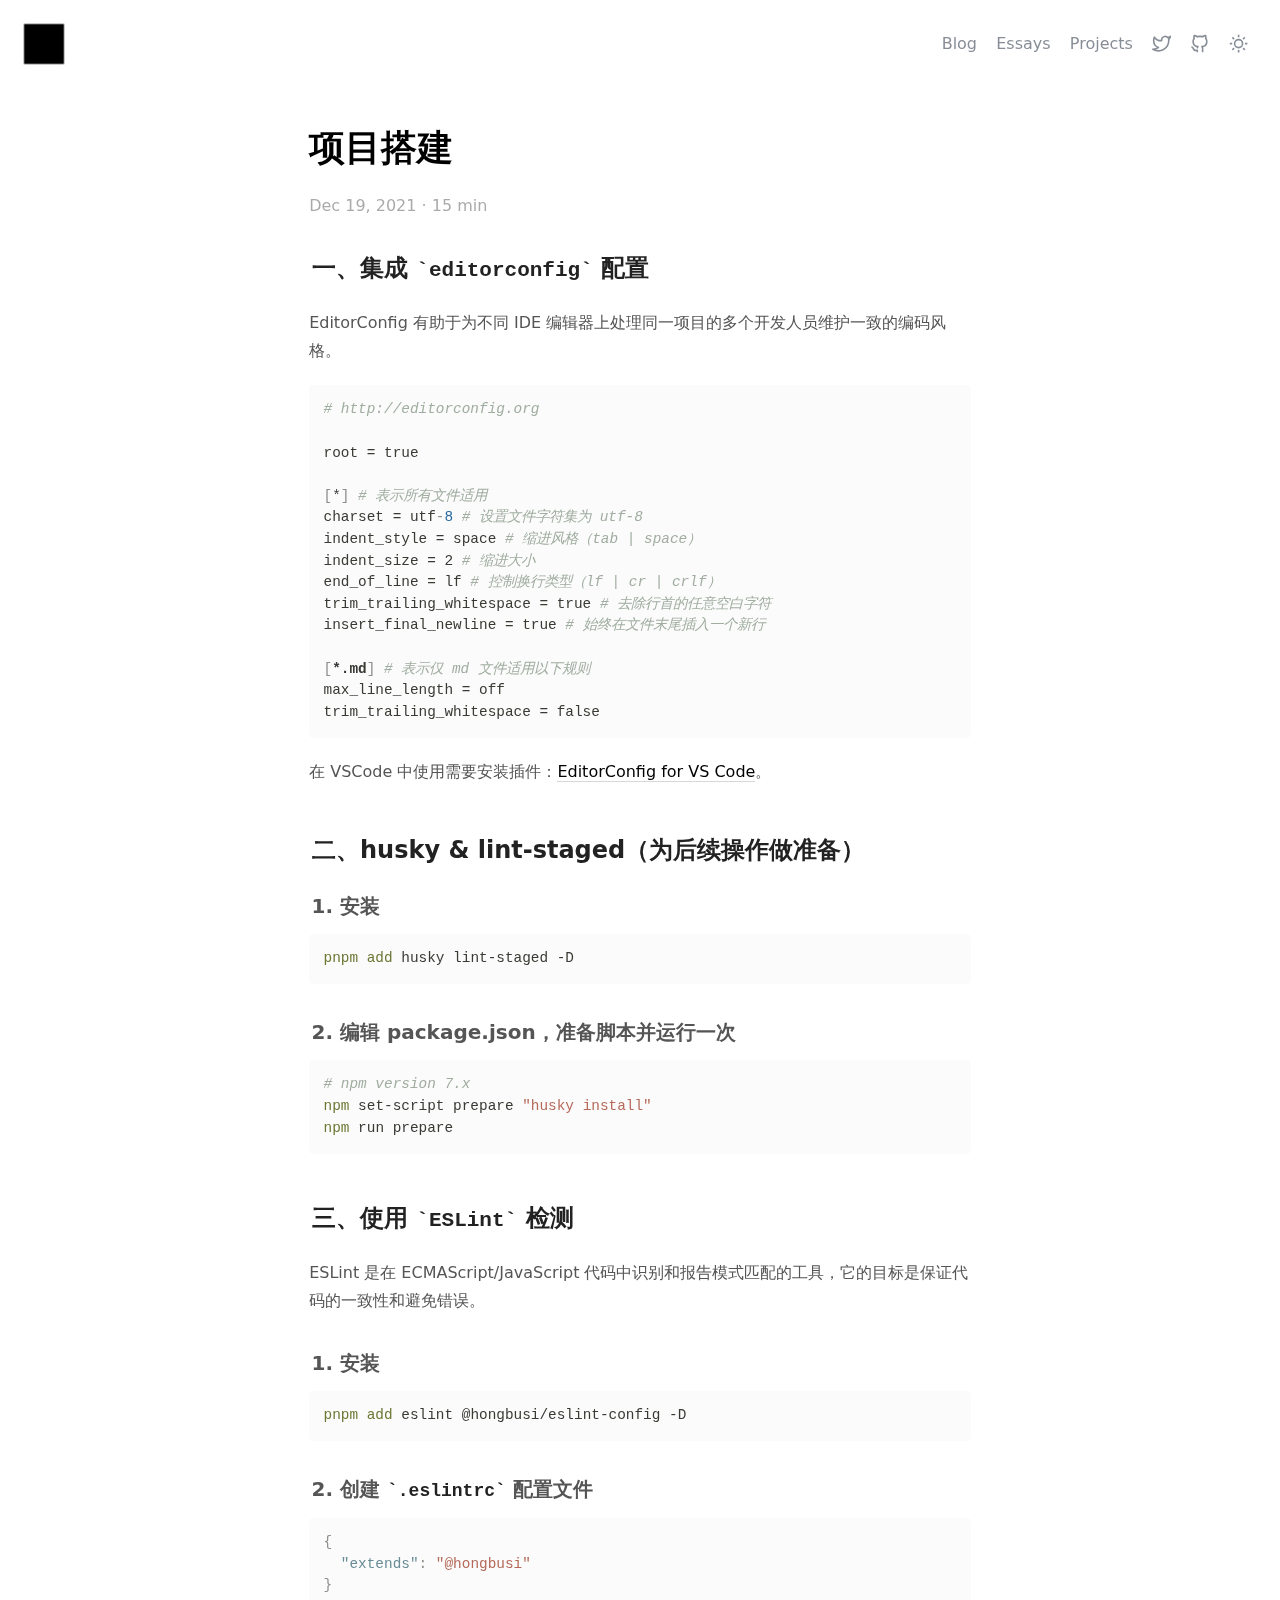
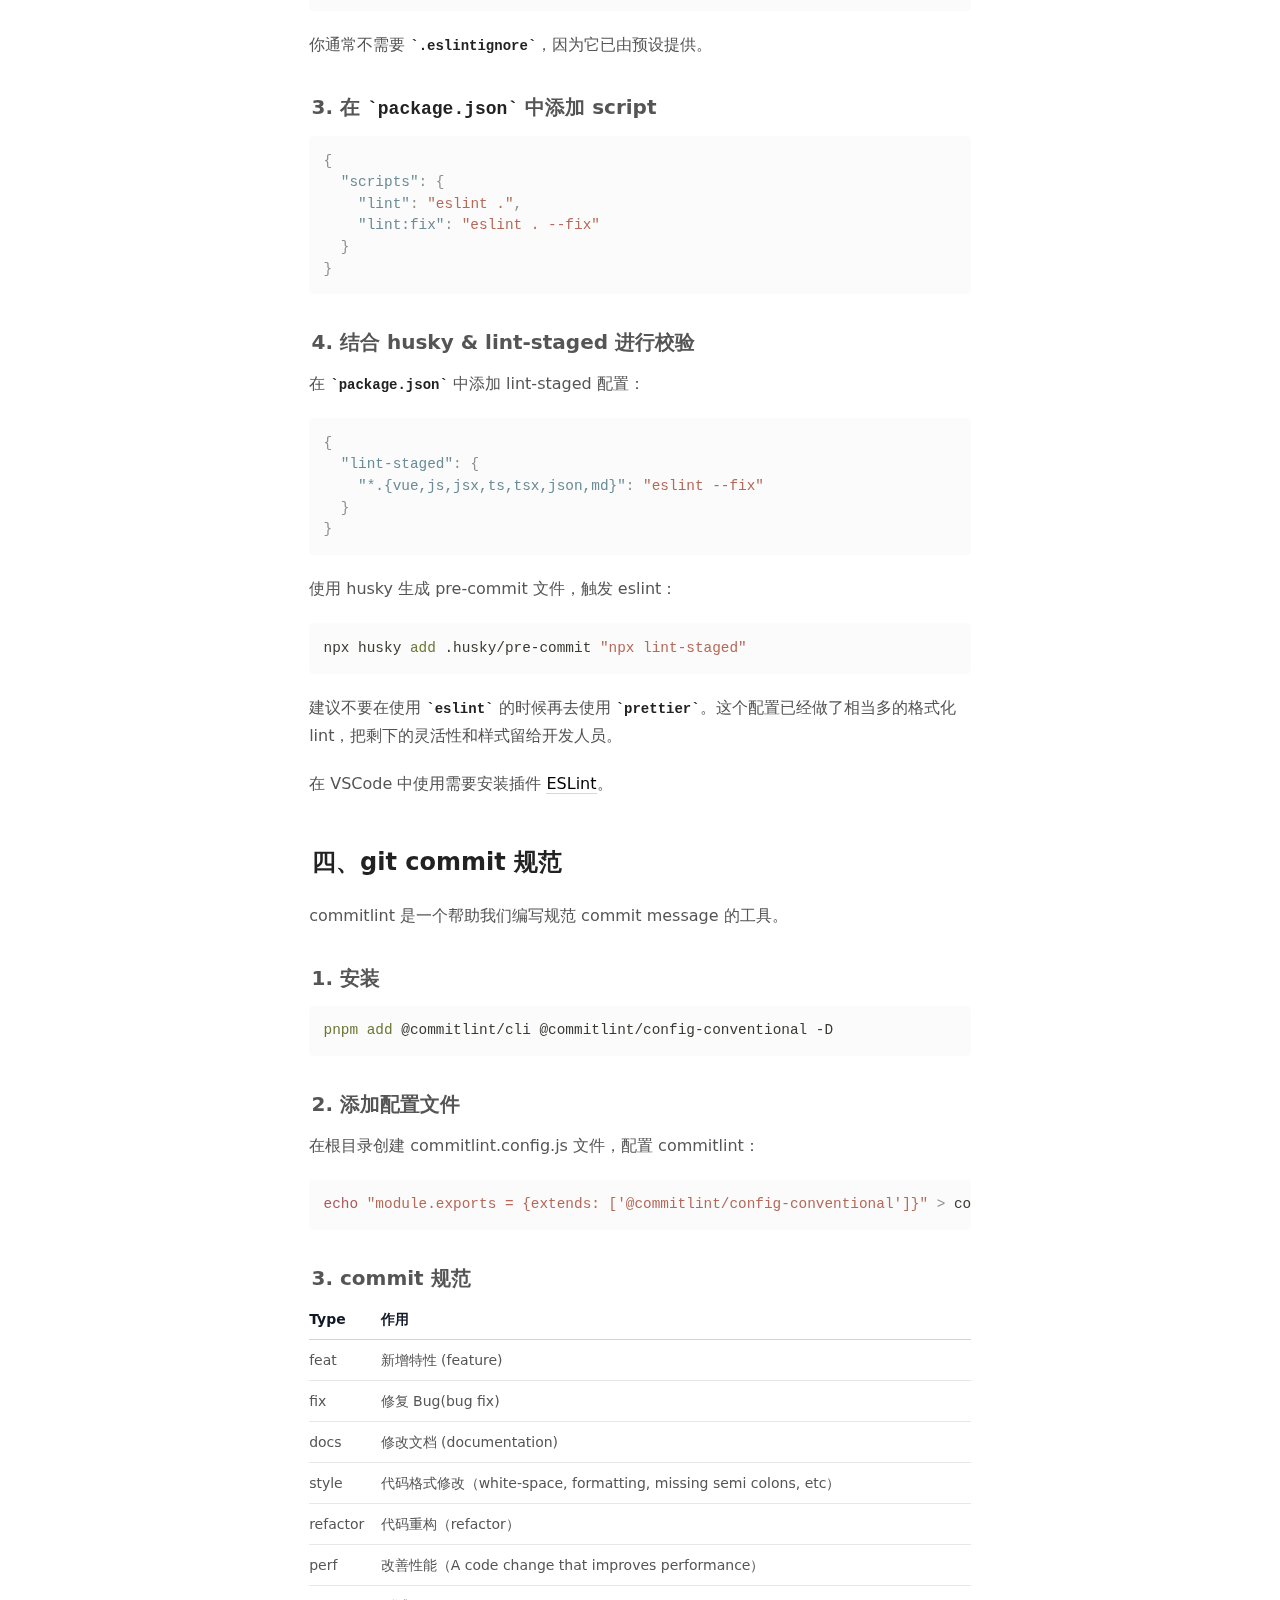
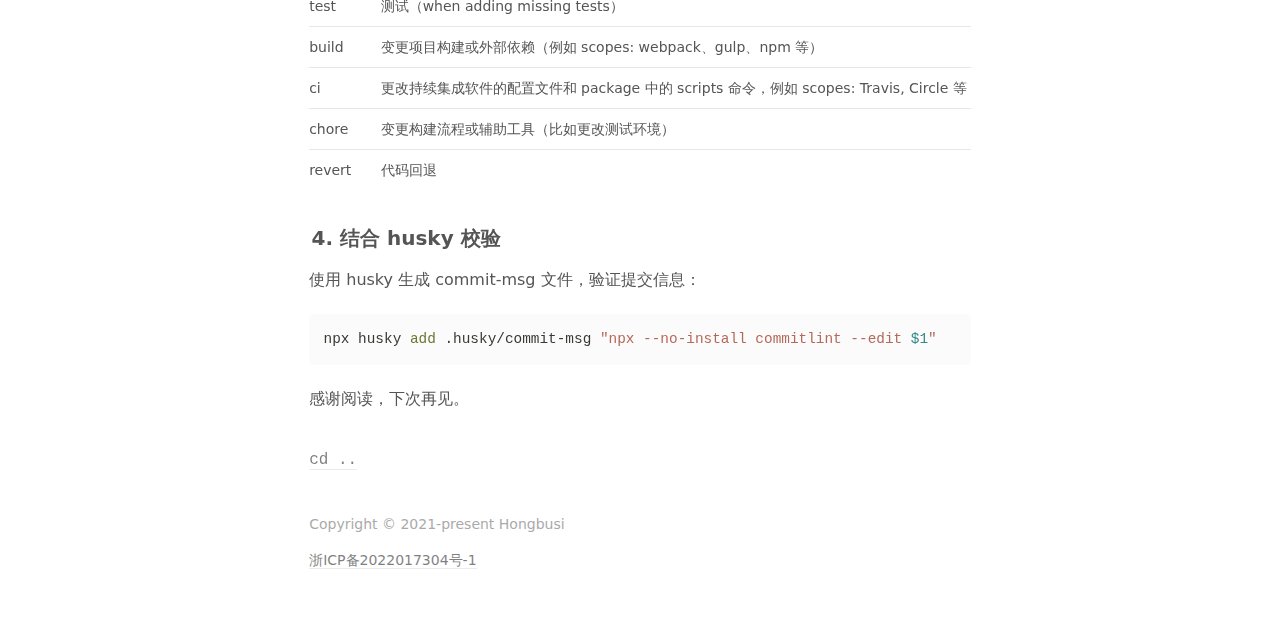
<file: posts/project-construction.html>
<!DOCTYPE html><html lang="en"><head><meta charset="UTF-8"><meta name="author" content="Hongbusi"><meta http-equiv="X-UA-Compatible" content="chrome=1"><meta name="revisit-after" content="7 days"><meta name="viewport" content="width=device-width,initial-scale=1"><link rel="icon" href="/favicon.svg" type="image/svg+xml"><meta name="theme-color" content="#ffffff"><title>项目搭建</title><script>!function(){var e=window.matchMedia&&window.matchMedia("(prefers-color-scheme: dark)").matches,t=localStorage.getItem("vueuse-color-scheme")||"auto";("dark"===t||e&&"light"!==t)&&document.documentElement.classList.toggle("dark",!0)}()</script><!-- Global site tag (gtag.js) - Google Analytics --><script async="" src="https://www.googletagmanager.com/gtag/js?id=UA-221814222-1"></script><script>function gtag(){dataLayer.push(arguments)}window.dataLayer=window.dataLayer||[],gtag("js",new Date),gtag("config","UA-221814222-1")</script><script type="module" crossorigin="" src="/assets/app.aff35abf.js"></script><link rel="modulepreload" href="/assets/vendor.2cd3f507.js"><style>*,:after,:before{box-sizing:border-box;border-width:0;border-style:solid;border-color:currentColor}html{line-height:1.5;-webkit-text-size-adjust:100%;-moz-tab-size:4;tab-size:4;font-family:ui-sans-serif,system-ui,-apple-system,BlinkMacSystemFont,Segoe UI,Roboto,Helvetica Neue,Arial,Noto Sans,sans-serif,"Apple Color Emoji","Segoe UI Emoji",Segoe UI Symbol,"Noto Color Emoji"}body{margin:0;line-height:inherit}h1,h2,h3{font-size:inherit;font-weight:inherit}a{color:inherit;text-decoration:inherit}code,pre{font-family:ui-monospace,SFMono-Regular,Menlo,Monaco,Consolas,Liberation Mono,Courier New,monospace;font-size:1em}table{text-indent:0;border-color:inherit;border-collapse:collapse}h1,h2,h3,p,pre{margin:0}img,svg{display:block;vertical-align:middle}img{max-width:100%;height:auto}:root{--c-bg:#fff;--c-scrollbar:#eee;--c-scrollbar-hover:#bbb}html{background-color:var(--c-bg)}html{overflow:scroll}*{scrollbar-color:var(--c-scrollbar) var(--c-bg)}.prose{color:var(--fg);max-width:65ch;font-size:1rem;line-height:1.75}.prose a{color:var(--fg-deeper);text-decoration:none;font-weight:500}.prose h1{color:var(--fg-deeper);font-weight:800;font-size:2.25em;margin-top:0;margin-bottom:.8888889em;line-height:1.1111111}.prose h2{color:var(--fg-deep);font-weight:700;font-size:1.5em;margin-top:2em;margin-bottom:1em;line-height:1.3333333}.prose h3{color:inherit;font-weight:600;font-size:1.25em;margin-top:1.6em;margin-bottom:.6em;line-height:1.6}.prose code{color:var(--fg-deep);font-weight:600;font-size:.875em}.prose code:before{content:"`"}.prose code:after{content:"`"}.prose pre{color:#e5e7eb;background-color:#1f2937;overflow-x:auto;font-size:.875em;line-height:1.7142857;margin-top:1.7142857em;margin-bottom:1.7142857em;border-radius:.375rem;padding:.8571429em 1.1428571em}.prose pre code{background-color:transparent;border-width:0;border-radius:0;padding:0;font-weight:400;color:inherit;font-size:inherit;font-family:inherit;line-height:inherit}.prose pre code:before{content:none}.prose pre code:after{content:none}.prose table{width:100%;table-layout:auto;text-align:left;margin-top:2em;margin-bottom:2em;font-size:.875em;line-height:1.7142857}.prose thead{color:#111827;font-weight:600;border-bottom-width:1px;border-bottom-color:#d1d5db}.prose thead th{vertical-align:bottom;padding-right:.5714286em;padding-bottom:.5714286em;padding-left:.5714286em}.prose tbody tr{border-bottom-width:1px;border-bottom-color:#e5e7eb}.prose tbody tr:last-child{border-bottom-width:0}.prose tbody td{vertical-align:top;padding:.5714286em}.prose p{margin-top:1.25em;margin-bottom:1.25em}.prose h2 code{font-size:.875em}.prose h3 code{font-size:.9em}.prose h2+*{margin-top:0}.prose h3+*{margin-top:0}.prose thead th:first-child{padding-left:0}.prose thead th:last-child{padding-right:0}.prose tbody td:first-child{padding-left:0}.prose tbody td:last-child{padding-right:0}.prose>:first-child{margin-top:0}.prose>:last-child{margin-bottom:0}:root{--prism-scheme:light;--prism-foreground:#6e6e6e;--prism-background:#f4f4f4;--prism-comment:#a8a8a8;--prism-string:#555555;--prism-literal:#333333;--prism-keyword:#000000;--prism-function:#4f4f4f;--prism-deleted:#333333;--prism-class:#333333;--prism-builtin:#757575;--prism-property:#333333;--prism-namespace:#4f4f4f;--prism-punctuation:#ababab;--prism-decorator:var(--prism-class);--prism-operator:var(--prism-punctuation);--prism-number:var(--prism-literal);--prism-boolean:var(--prism-literal);--prism-variable:var(--prism-literal);--prism-constant:var(--prism-literal);--prism-symbol:var(--prism-literal);--prism-interpolation:var(--prism-literal);--prism-selector:var(--prism-keyword);--prism-keyword-control:var(--prism-keyword);--prism-regex:var(--prism-string);--prism-json-property:var(--prism-property);--prism-inline-background:var(--prism-background);--prism-comment-style:italic;--prism-url-decoration:underline;--prism-line-number:#a5a5a5;--prism-line-number-gutter:#333333;--prism-line-highlight-background:#eeeeee;--prism-selection-background:#aaaaaa;--prism-marker-color:var(--prism-foreground);--prism-marker-opacity:.4;--prism-marker-font-size:.8em;--prism-font-size:1em;--prism-line-height:1.5em;--prism-font-family:monospace;--prism-inline-font-size:var(--prism-font-size);--prism-block-font-size:var(--prism-font-size);--prism-tab-size:2;--prism-block-padding-x:1em;--prism-block-padding-y:1em;--prism-block-margin-x:0;--prism-block-margin-y:.5em;--prism-block-radius:.3em;--prism-inline-padding-x:.3em;--prism-inline-padding-y:.1em;--prism-inline-radius:.3em}code[class*=language-],pre[class*=language-]{font-size:var(--prism-font-size);font-family:var(--prism-font-family);direction:ltr;text-align:left;white-space:pre;word-spacing:normal;word-break:normal;line-height:var(--prism-line-height);-moz-tab-size:var(--prism-tab-size);-o-tab-size:var(--prism-tab-size);tab-size:var(--prism-tab-size);-webkit-hyphens:none;-moz-hyphens:none;-ms-hyphens:none;hyphens:none;color:var(--prism-foreground)!important}pre[class*=language-]{font-size:var(--prism-block-font-size);padding:var(--prism-block-padding-y) var(--prism-block-padding-x);margin:var(--prism-block-margin-y) var(--prism-block-margin-x);border-radius:var(--prism-block-radius);overflow:auto;background:var(--prism-background)}code[class*=language-] ::-moz-selection,code[class*=language-] ::selection,code[class*=language-]::-moz-selection,code[class*=language-]::selection,pre[class*=language-] ::-moz-selection,pre[class*=language-] ::selection,pre[class*=language-]::-moz-selection,pre[class*=language-]::selection{background:var(--prism-selection-background)}.token.comment{color:var(--prism-comment);font-style:var(--prism-comment-style)}.token.string{color:var(--prism-string)}.token.punctuation{color:var(--prism-punctuation)}.token.operator{color:var(--prism-operator)}.token.number{color:var(--prism-number)}.token.variable{color:var(--prism-variable)}.token.function{color:var(--prism-function)}.token.important{font-weight:700}.token.class-name{color:var(--prism-class)}.token.builtin{color:var(--prism-builtin)}.token.property{color:var(--prism-property)}.language-json .token.property{color:var(--prism-json-property)}:root{--prism-font-size:.9rem;--prism-font-family:"Fira Code",monospace}:root{--prism-font-family:"Input Mono",monospace}html:not(.dark){--prism-foreground:#393a34;--prism-background:#fbfbfb;--prism-comment:#a0ada0;--prism-string:#b56959;--prism-literal:#2f8a89;--prism-number:#296aa3;--prism-keyword:#1c6b48;--prism-function:#6c7834;--prism-boolean:#1c6b48;--prism-constant:#a65e2b;--prism-deleted:#a14f55;--prism-class:#2993a3;--prism-builtin:#ab5959;--prism-property:#b58451;--prism-namespace:#b05a78;--prism-punctuation:#8e8f8b;--prism-decorator:#bd8f8f;--prism-regex:#ab5e3f;--prism-json-property:#698c96}.prose{--fg:#555;--fg-deep:#222;--fg-deeper:#000;color:var(--fg)}.prose a{font-weight:inherit;text-decoration:none;border-bottom:1px solid rgba(125,125,125,.3);transition:border .3s ease-in-out}.prose a:hover{border-bottom:1px solid var(--fg)}a.header-anchor{float:left;margin-top:.125em;margin-left:-1.2em;padding-right:.5em;font-size:.85em;opacity:0;text-decoration:none;border:0!important}a.header-anchor:focus,a.header-anchor:hover{text-decoration:none}h2:focus .header-anchor,h2:hover .header-anchor,h3:focus .header-anchor,h3:hover .header-anchor{opacity:.5}.absolute{position:absolute}.z-40{z-index:40}.m-6{margin:1.5rem}.m-auto{margin:auto}.\!-mt-2{margin-top:-.5rem!important}.mb-0{margin-bottom:0}.mb-6{margin-bottom:1.5rem}.mb-8{margin-bottom:2rem}.mt-10{margin-top:2.5rem}.mt-4{margin-top:1rem}.mt-8{margin-top:2rem}.h-10{height:2.5rem}.w-10{width:2.5rem}.flex{display:flex}.flex-col{flex-direction:column}.select-none{user-select:none}.px-7{padding-left:1.75rem;padding-right:1.75rem}.py-10{padding-top:2.5rem;padding-bottom:2.5rem}.font-mono{font-family:ui-monospace,SFMono-Regular,Menlo,Monaco,Consolas,"Liberation Mono","Courier New",monospace}.font-sans{font-family:Inter,Inter var,system-ui,-apple-system,BlinkMacSystemFont,Segoe UI,Roboto,Helvetica Neue,Arial,Noto Sans,sans-serif,Apple Color Emoji,Segoe UI Emoji,Segoe UI Symbol,Noto Color Emoji}.text-sm{font-size:.875rem;line-height:1.25rem}.text-gray-700{--un-text-opacity:1;color:rgba(55,65,81,var(--un-text-opacity))}.no-underline{text-decoration:none}.opacity-50{opacity:.5}.hover\:opacity-75:hover{opacity:.75}.outline-none{outline:2px solid transparent;outline-offset:2px}@media (max-width:768px){.lt-md\:hidden{display:none}}@media (min-width:768px){.md\:hidden{display:none}}@media (min-width:1024px){.lg\:fixed{position:fixed}}.nav[data-v-70585b6f]{padding:2rem;width:100%;display:grid;grid-template-columns:auto max-content;box-sizing:border-box}.nav>[data-v-70585b6f]{margin:auto}.nav a[data-v-70585b6f]{cursor:pointer;text-decoration:none;color:inherit;transition:opacity .2s ease;opacity:.6;outline:0}.nav a[data-v-70585b6f]:hover{opacity:1;text-decoration-color:inherit}.nav .right[data-v-70585b6f]{display:grid;grid-gap:1.2rem;grid-auto-flow:column}.nav .right>[data-v-70585b6f]{margin:auto}</style><link rel="preload" href="/assets/app.f6809369.css" as="style"><link rel="modulepreload" crossorigin="" href="/assets/project-construction.53a3206b.js"><link rel="modulepreload" crossorigin="" href="/assets/Post.5577dd8f.js"><link rel="preload" href="/assets/Post.844d8ce7.css" as="style"><meta name="description" content="Hongbusi's Portfolio"><meta name="twitter:card" content="summary"><meta name="twitter:creator" content="@Hongbusi"><meta property="og:title" content="项目搭建"><meta name="head:count" content="4"></head><body class="font-sans text-gray-700 dark:text-gray-200"><div id="app" data-server-rendered="true"><!--[--><header class="header z-40" data-v-70585b6f=""><a href="/" class="w-10 h-10 absolute lg:fixed m-6 select-none outline-none" focusable="false" data-v-70585b6f=""><img class="" src="/logo.png" alt="logo" data-v-70585b6f=""></a><nav class="nav" data-v-70585b6f=""><div class="spacer" data-v-70585b6f=""></div><div class="right" data-v-70585b6f=""><a href="/posts" class="" data-v-70585b6f=""><span class="lt-md:hidden" data-v-70585b6f="">Blog</span><svg style="vertical-align:sub" class="inline md:hidden" width="1.2em" height="1.2em" preserveAspectRatio="xMidYMid meet" viewBox="0 0 24 24" data-v-70585b6f=""><path fill="currentColor" d="M20 22H4a1 1 0 0 1-1-1V3a1 1 0 0 1 1-1h16a1 1 0 0 1 1 1v18a1 1 0 0 1-1 1zm-1-2V4H5v16h14zM7 6h4v4H7V6zm0 6h10v2H7v-2zm0 4h10v2H7v-2zm6-9h4v2h-4V7z"></path></svg></a><a href="/essays" class="" data-v-70585b6f=""><span class="lt-md:hidden" data-v-70585b6f="">Essays</span><svg style="vertical-align:sub" class="inline md:hidden" width="1.2em" height="1.2em" preserveAspectRatio="xMidYMid meet" viewBox="-2 -2 24 24" data-v-70585b6f=""><path fill="currentColor" d="m5.72 14.456l1.761-.508l10.603-10.73a.456.456 0 0 0-.003-.64l-.635-.642a.443.443 0 0 0-.632-.003L6.239 12.635l-.52 1.82zM18.703.664l.635.643c.876.887.884 2.318.016 3.196L8.428 15.561l-3.764 1.084a.901.901 0 0 1-1.11-.623a.915.915 0 0 1-.002-.506l1.095-3.84L15.544.647a2.215 2.215 0 0 1 3.159.016zM7.184 1.817c.496 0 .898.407.898.909a.903.903 0 0 1-.898.909H3.592c-.992 0-1.796.814-1.796 1.817v10.906c0 1.004.804 1.818 1.796 1.818h10.776c.992 0 1.797-.814 1.797-1.818v-3.635c0-.502.402-.909.898-.909s.898.407.898.91v3.634c0 2.008-1.609 3.636-3.593 3.636H3.592C1.608 19.994 0 18.366 0 16.358V5.452c0-2.007 1.608-3.635 3.592-3.635h3.592z"></path></svg></a><a href="/projects" class="" data-v-70585b6f=""><span class="lt-md:hidden" data-v-70585b6f="">Projects</span><svg style="vertical-align:sub" class="inline md:hidden" width="1.2em" height="1.2em" preserveAspectRatio="xMidYMid meet" viewBox="0 0 24 24" data-v-70585b6f=""><path fill="currentColor" d="M9.973 18H11v-5h2v5h1.027c.132-1.202.745-2.194 1.74-3.277c.113-.122.832-.867.917-.973a6 6 0 1 0-9.37-.002c.086.107.807.853.918.974c.996 1.084 1.609 2.076 1.741 3.278zM10 20v1h4v-1h-4zm-4.246-5a8 8 0 1 1 12.49.002C17.624 15.774 16 17 16 18.5V21a2 2 0 0 1-2 2h-4a2 2 0 0 1-2-2v-2.5C8 17 6.375 15.774 5.754 15z"></path></svg></a><a href="https://twitter.com/Hongbusi" target="_blank" title="Twitter" data-v-70585b6f=""><svg style="vertical-align:sub" class="inline" width="1.2em" height="1.2em" preserveAspectRatio="xMidYMid meet" viewBox="0 0 24 24" data-v-70585b6f=""><path fill="none" stroke="currentColor" stroke-linecap="round" stroke-linejoin="round" stroke-width="2" d="M23 3a10.9 10.9 0 0 1-3.14 1.53a4.48 4.48 0 0 0-7.86 3v1A10.66 10.66 0 0 1 3 4s-4 9 5 13a11.64 11.64 0 0 1-7 2c9 5 20 0 20-11.5a4.5 4.5 0 0 0-.08-.83A7.72 7.72 0 0 0 23 3z"></path></svg></a><a href="https://github.com/Hongbusi" target="_blank" title="GitHub" data-v-70585b6f=""><svg style="vertical-align:sub" class="inline" width="1.2em" height="1.2em" preserveAspectRatio="xMidYMid meet" viewBox="0 0 24 24" data-v-70585b6f=""><path fill="currentColor" d="M10.07 20.503a1 1 0 0 0-1.18-.983c-1.31.24-2.963.276-3.402-.958a5.708 5.708 0 0 0-1.837-2.415a1.2 1.2 0 0 1-.167-.11a1 1 0 0 0-.93-.645h-.005a1 1 0 0 0-1 .995c-.004.815.81 1.338 1.141 1.514a4.44 4.44 0 0 1 .924 1.36c.365 1.023 1.423 2.576 4.466 2.376l.003.098l.004.268a1 1 0 0 0 2 0l-.005-.318c-.005-.19-.012-.464-.012-1.182ZM20.737 5.377a5.39 5.39 0 0 0 .09-.42a6.278 6.278 0 0 0-.408-3.293a1.002 1.002 0 0 0-.615-.58c-.356-.12-1.67-.357-4.184 1.25a13.87 13.87 0 0 0-6.354 0C6.762.75 5.455.966 5.102 1.079a.997.997 0 0 0-.631.584a6.3 6.3 0 0 0-.404 3.357c.025.127.051.246.079.354a6.27 6.27 0 0 0-1.256 3.83a8.422 8.422 0 0 0 .043.921c.334 4.603 3.334 5.984 5.424 6.459a4.591 4.591 0 0 0-.118.4a1 1 0 0 0 1.942.479a1.678 1.678 0 0 1 .468-.878a1 1 0 0 0-.546-1.745c-3.454-.395-4.954-1.802-5.18-4.899a6.61 6.61 0 0 1-.033-.738a4.258 4.258 0 0 1 .92-2.713a3.022 3.022 0 0 1 .195-.231a1 1 0 0 0 .188-1.025a3.388 3.388 0 0 1-.155-.555a4.094 4.094 0 0 1 .079-1.616a7.543 7.543 0 0 1 2.415 1.18a1.009 1.009 0 0 0 .827.133a11.777 11.777 0 0 1 6.173.001a1.005 1.005 0 0 0 .83-.138a7.572 7.572 0 0 1 2.406-1.19a4.04 4.04 0 0 1 .087 1.578a3.205 3.205 0 0 1-.169.607a1 1 0 0 0 .188 1.025c.078.087.155.18.224.268A4.122 4.122 0 0 1 20 9.203a7.039 7.039 0 0 1-.038.777c-.22 3.056-1.725 4.464-5.195 4.86a1 1 0 0 0-.546 1.746a1.63 1.63 0 0 1 .466.908a3.06 3.06 0 0 1 .093.82v2.333c-.01.648-.01 1.133-.01 1.356a1 1 0 1 0 2 0c0-.217 0-.692.01-1.34v-2.35a4.881 4.881 0 0 0-.155-1.311a4.256 4.256 0 0 0-.116-.416a6.513 6.513 0 0 0 5.445-6.424A8.697 8.697 0 0 0 22 9.203a6.13 6.13 0 0 0-1.263-3.826Z"></path></svg></a><a class="select-none" title="Toggle Color Scheme" data-v-70585b6f=""><svg style="vertical-align:sub;display:none" class="inline" width="1.2em" height="1.2em" preserveAspectRatio="xMidYMid meet" viewBox="0 0 24 24"><path fill="currentColor" d="M10 7a7 7 0 0 0 12 4.9v.1c0 5.523-4.477 10-10 10S2 17.523 2 12S6.477 2 12 2h.1A6.979 6.979 0 0 0 10 7zm-6 5a8 8 0 0 0 15.062 3.762A9 9 0 0 1 8.238 4.938A7.999 7.999 0 0 0 4 12z"></path></svg><svg style="vertical-align:sub" class="inline" width="1.2em" height="1.2em" preserveAspectRatio="xMidYMid meet" viewBox="0 0 24 24"><path fill="currentColor" d="M12 18a6 6 0 1 1 0-12a6 6 0 0 1 0 12zm0-2a4 4 0 1 0 0-8a4 4 0 0 0 0 8zM11 1h2v3h-2V1zm0 19h2v3h-2v-3zM3.515 4.929l1.414-1.414L7.05 5.636L5.636 7.05L3.515 4.93zM16.95 18.364l1.414-1.414l2.121 2.121l-1.414 1.414l-2.121-2.121zm2.121-14.85l1.414 1.415l-2.121 2.121l-1.414-1.414l2.121-2.121zM5.636 16.95l1.414 1.414l-2.121 2.121l-1.414-1.414l2.121-2.121zM23 11v2h-3v-2h3zM4 11v2H1v-2h3z"></path></svg></a></div></nav></header><main class="px-7 py-10"><!--[--><div class="prose m-auto mb-8"><h1 class="mb-0">项目搭建</h1><p class="opacity-50 !-mt-2">Dec 19, 2021 <span>· 15 min</span></p><!----></div><article><!--[--><div class="prose m-auto"><h2 id="一、集成-editorconfig-配置" tabindex="-1">一、集成 <code>editorconfig</code> 配置 <a class="header-anchor" href="#一、集成-editorconfig-配置" aria-hidden="true">#</a></h2><p>EditorConfig 有助于为不同 IDE 编辑器上处理同一项目的多个开发人员维护一致的编码风格。</p><pre class="language-yaml"><code class="language-yaml"><span class="token comment"># http://editorconfig.org</span>

root = true

<span class="token punctuation">[</span>*<span class="token punctuation">]</span> <span class="token comment"># 表示所有文件适用</span>
charset = utf<span class="token punctuation">-</span><span class="token number">8</span> <span class="token comment"># 设置文件字符集为 utf-8</span>
indent_style = space <span class="token comment"># 缩进风格（tab | space）</span>
indent_size = 2 <span class="token comment"># 缩进大小</span>
end_of_line = lf <span class="token comment"># 控制换行类型（lf | cr | crlf）</span>
trim_trailing_whitespace = true <span class="token comment"># 去除行首的任意空白字符</span>
insert_final_newline = true <span class="token comment"># 始终在文件末尾插入一个新行</span>

<span class="token punctuation">[</span><span class="token important">*.md</span><span class="token punctuation">]</span> <span class="token comment"># 表示仅 md 文件适用以下规则</span>
max_line_length = off
trim_trailing_whitespace = false
</code></pre><p>在 VSCode 中使用需要安装插件：<a href="https://marketplace.visualstudio.com/items?itemName=EditorConfig.EditorConfig" target="_blank" rel="noopener">EditorConfig for VS Code</a>。</p><h2 id="二、husky-lint-staged（为后续操作做准备）" tabindex="-1">二、husky &amp; lint-staged（为后续操作做准备） <a class="header-anchor" href="#二、husky-lint-staged（为后续操作做准备）" aria-hidden="true">#</a></h2><h3 id="_1-安装" tabindex="-1">1. 安装 <a class="header-anchor" href="#_1-安装" aria-hidden="true">#</a></h3><pre class="language-bash"><code class="language-bash"><span class="token function">pnpm</span> <span class="token function">add</span> husky lint-staged -D
</code></pre><h3 id="_2-编辑-package-json，准备脚本并运行一次" tabindex="-1">2. 编辑 package.json，准备脚本并运行一次 <a class="header-anchor" href="#_2-编辑-package-json，准备脚本并运行一次" aria-hidden="true">#</a></h3><pre class="language-bash"><code class="language-bash"><span class="token comment"># npm version 7.x</span>
<span class="token function">npm</span> set-script prepare <span class="token string">"husky install"</span>
<span class="token function">npm</span> run prepare
</code></pre><h2 id="三、使用-eslint-检测" tabindex="-1">三、使用 <code>ESLint</code> 检测 <a class="header-anchor" href="#三、使用-eslint-检测" aria-hidden="true">#</a></h2><p>ESLint 是在 ECMAScript/JavaScript 代码中识别和报告模式匹配的工具，它的目标是保证代码的一致性和避免错误。</p><h3 id="_1-安装-1" tabindex="-1">1. 安装 <a class="header-anchor" href="#_1-安装-1" aria-hidden="true">#</a></h3><pre class="language-bash"><code class="language-bash"><span class="token function">pnpm</span> <span class="token function">add</span> eslint @hongbusi/eslint-config -D
</code></pre><h3 id="_2-创建-eslintrc-配置文件" tabindex="-1">2. 创建 <code>.eslintrc</code> 配置文件 <a class="header-anchor" href="#_2-创建-eslintrc-配置文件" aria-hidden="true">#</a></h3><pre class="language-json"><code class="language-json"><span class="token punctuation">{</span>
  <span class="token property">"extends"</span><span class="token operator">:</span> <span class="token string">"@hongbusi"</span>
<span class="token punctuation">}</span>
</code></pre><p>你通常不需要 <code>.eslintignore</code>，因为它已由预设提供。</p><h3 id="_3-在-package-json-中添加-script" tabindex="-1">3. 在 <code>package.json</code> 中添加 script <a class="header-anchor" href="#_3-在-package-json-中添加-script" aria-hidden="true">#</a></h3><pre class="language-json"><code class="language-json"><span class="token punctuation">{</span>
  <span class="token property">"scripts"</span><span class="token operator">:</span> <span class="token punctuation">{</span>
    <span class="token property">"lint"</span><span class="token operator">:</span> <span class="token string">"eslint ."</span><span class="token punctuation">,</span>
    <span class="token property">"lint:fix"</span><span class="token operator">:</span> <span class="token string">"eslint . --fix"</span>
  <span class="token punctuation">}</span>
<span class="token punctuation">}</span>
</code></pre><h3 id="_4-结合-husky-lint-staged-进行校验" tabindex="-1">4. 结合 husky &amp; lint-staged 进行校验 <a class="header-anchor" href="#_4-结合-husky-lint-staged-进行校验" aria-hidden="true">#</a></h3><p>在 <code>package.json</code> 中添加 lint-staged 配置：</p><pre class="language-json"><code class="language-json"><span class="token punctuation">{</span>
  <span class="token property">"lint-staged"</span><span class="token operator">:</span> <span class="token punctuation">{</span>
    <span class="token property">"*.{vue,js,jsx,ts,tsx,json,md}"</span><span class="token operator">:</span> <span class="token string">"eslint --fix"</span>
  <span class="token punctuation">}</span>
<span class="token punctuation">}</span>
</code></pre><p>使用 husky 生成 pre-commit 文件，触发 eslint：</p><pre class="language-bash"><code class="language-bash">npx husky <span class="token function">add</span> .husky/pre-commit <span class="token string">"npx lint-staged"</span>
</code></pre><p>建议不要在使用 <code>eslint</code> 的时候再去使用 <code>prettier</code>。这个配置已经做了相当多的格式化 lint，把剩下的灵活性和样式留给开发人员。</p><p>在 VSCode 中使用需要安装插件 <a href="https://marketplace.visualstudio.com/items?itemName=dbaeumer.vscode-eslint" target="_blank" rel="noopener">ESLint</a>。</p><h2 id="四、git-commit-规范" tabindex="-1">四、git commit 规范 <a class="header-anchor" href="#四、git-commit-规范" aria-hidden="true">#</a></h2><p>commitlint 是一个帮助我们编写规范 commit message 的工具。</p><h3 id="_1-安装-2" tabindex="-1">1. 安装 <a class="header-anchor" href="#_1-安装-2" aria-hidden="true">#</a></h3><pre class="language-bash"><code class="language-bash"><span class="token function">pnpm</span> <span class="token function">add</span> @commitlint/cli @commitlint/config-conventional -D
</code></pre><h3 id="_2-添加配置文件" tabindex="-1">2. 添加配置文件 <a class="header-anchor" href="#_2-添加配置文件" aria-hidden="true">#</a></h3><p>在根目录创建 commitlint.config.js 文件，配置 commitlint：</p><pre class="language-bash"><code class="language-bash"><span class="token builtin class-name">echo</span> <span class="token string">"module.exports = {extends: ['@commitlint/config-conventional']}"</span> <span class="token operator">&gt;</span> commitlint.config.js
</code></pre><h3 id="_3-commit-规范" tabindex="-1">3. commit 规范 <a class="header-anchor" href="#_3-commit-规范" aria-hidden="true">#</a></h3><table><thead><tr><th>Type</th><th>作用</th></tr></thead><tbody><tr><td>feat</td><td>新增特性 (feature)</td></tr><tr><td>fix</td><td>修复 Bug(bug fix)</td></tr><tr><td>docs</td><td>修改文档 (documentation)</td></tr><tr><td>style</td><td>代码格式修改（white-space, formatting, missing semi colons, etc）</td></tr><tr><td>refactor</td><td>代码重构（refactor）</td></tr><tr><td>perf</td><td>改善性能（A code change that improves performance）</td></tr><tr><td>test</td><td>测试（when adding missing tests）</td></tr><tr><td>build</td><td>变更项目构建或外部依赖（例如 scopes: webpack、gulp、npm 等）</td></tr><tr><td>ci</td><td>更改持续集成软件的配置文件和 package 中的 scripts 命令，例如 scopes: Travis, Circle 等</td></tr><tr><td>chore</td><td>变更构建流程或辅助工具（比如更改测试环境）</td></tr><tr><td>revert</td><td>代码回退</td></tr></tbody></table><h3 id="_4-结合-husky-校验" tabindex="-1">4. 结合 husky 校验 <a class="header-anchor" href="#_4-结合-husky-校验" aria-hidden="true">#</a></h3><p>使用 husky 生成 commit-msg 文件，验证提交信息：</p><pre class="language-bash"><code class="language-bash">npx husky <span class="token function">add</span> .husky/commit-msg <span class="token string">"npx --no-install commitlint --edit <span class="token variable">$1</span>"</span>
</code></pre><p>感谢阅读，下次再见。</p></div><!--]--></article><div class="prose m-auto mt-8 mb-8"><a href="/posts" class="font-mono no-underline opacity-50 hover:opacity-75">cd ..</a></div><!--]--><div class="mt-10 mb-6 prose m-auto opacity-50 flex flex-col"><span class="text-sm">Copyright © 2021-present Hongbusi</span><span class="text-sm mt-4"><a href="https://beian.miit.gov.cn" target="_blank"> 浙ICP备2022017304号-1</a></span></div></main><!--]--></div><link rel="stylesheet" href="/assets/app.f6809369.css"><link rel="stylesheet" href="/assets/Post.844d8ce7.css"></body></html>
</file>
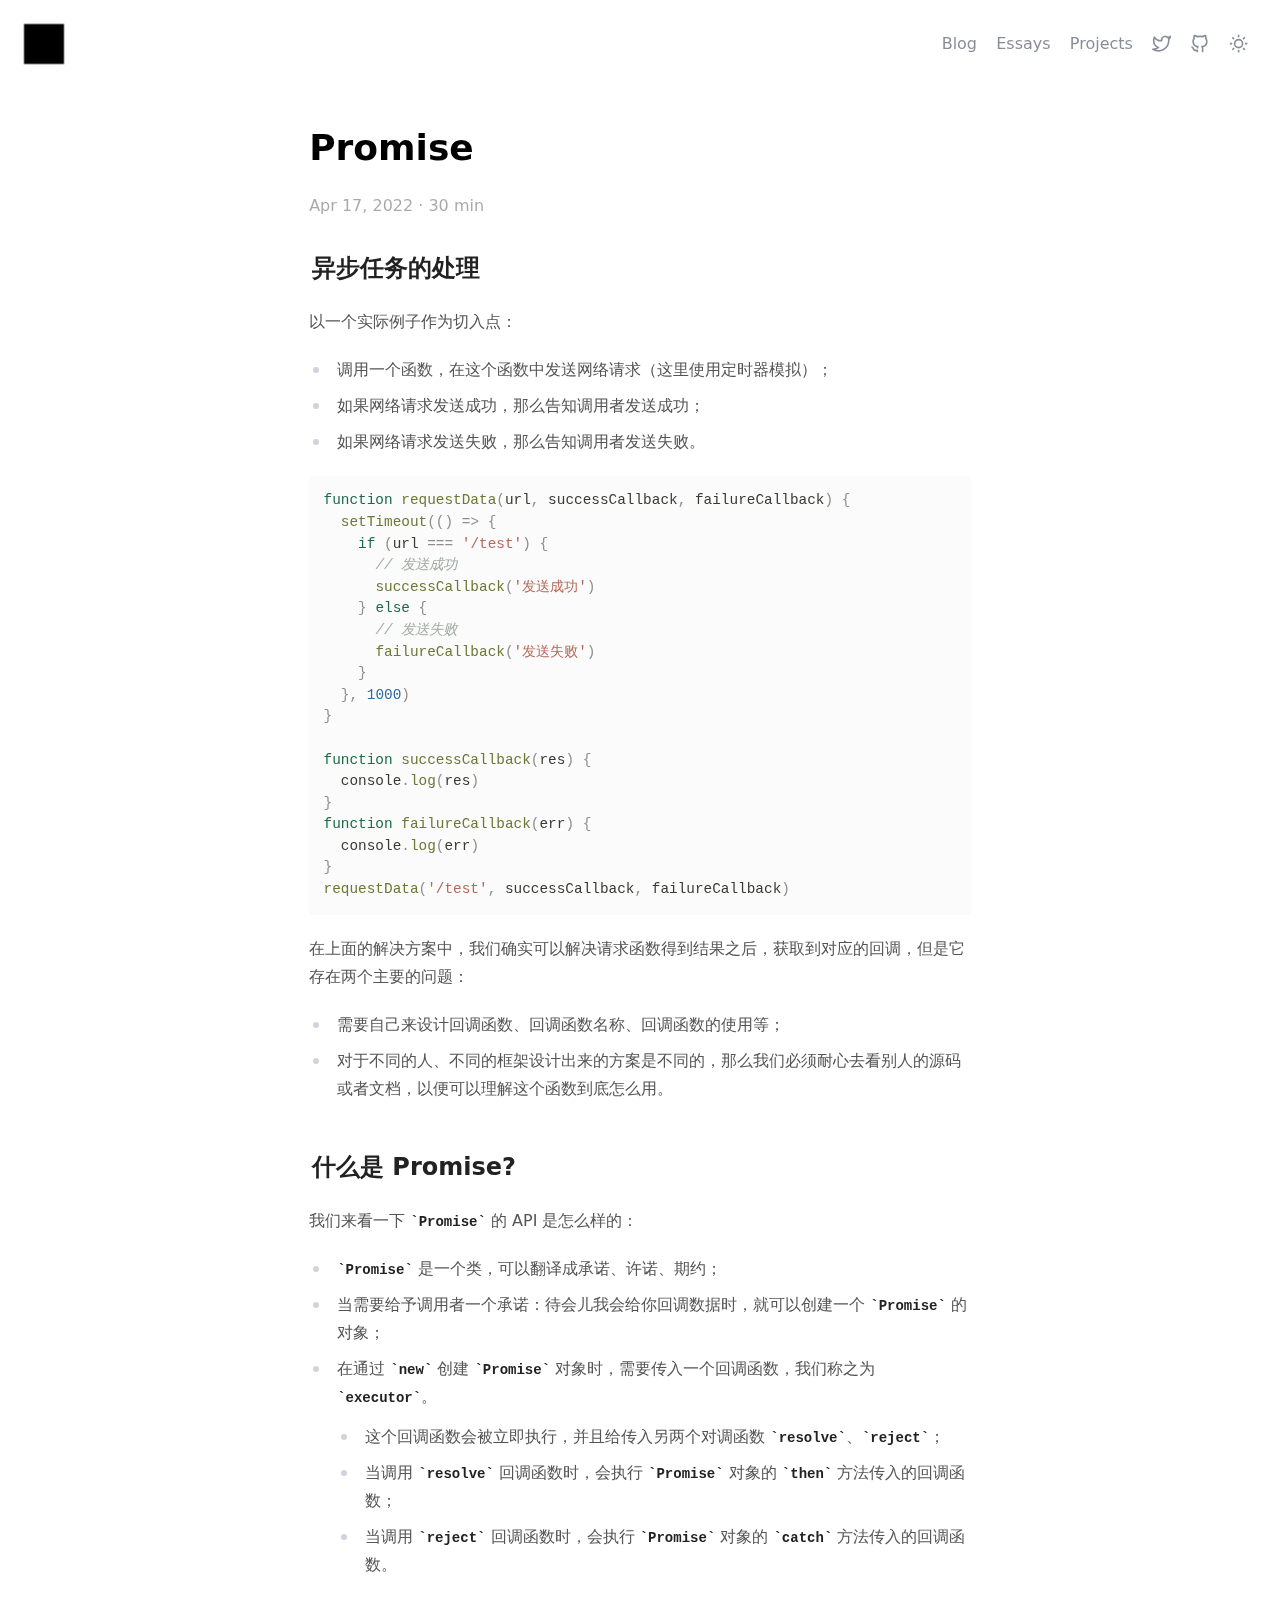
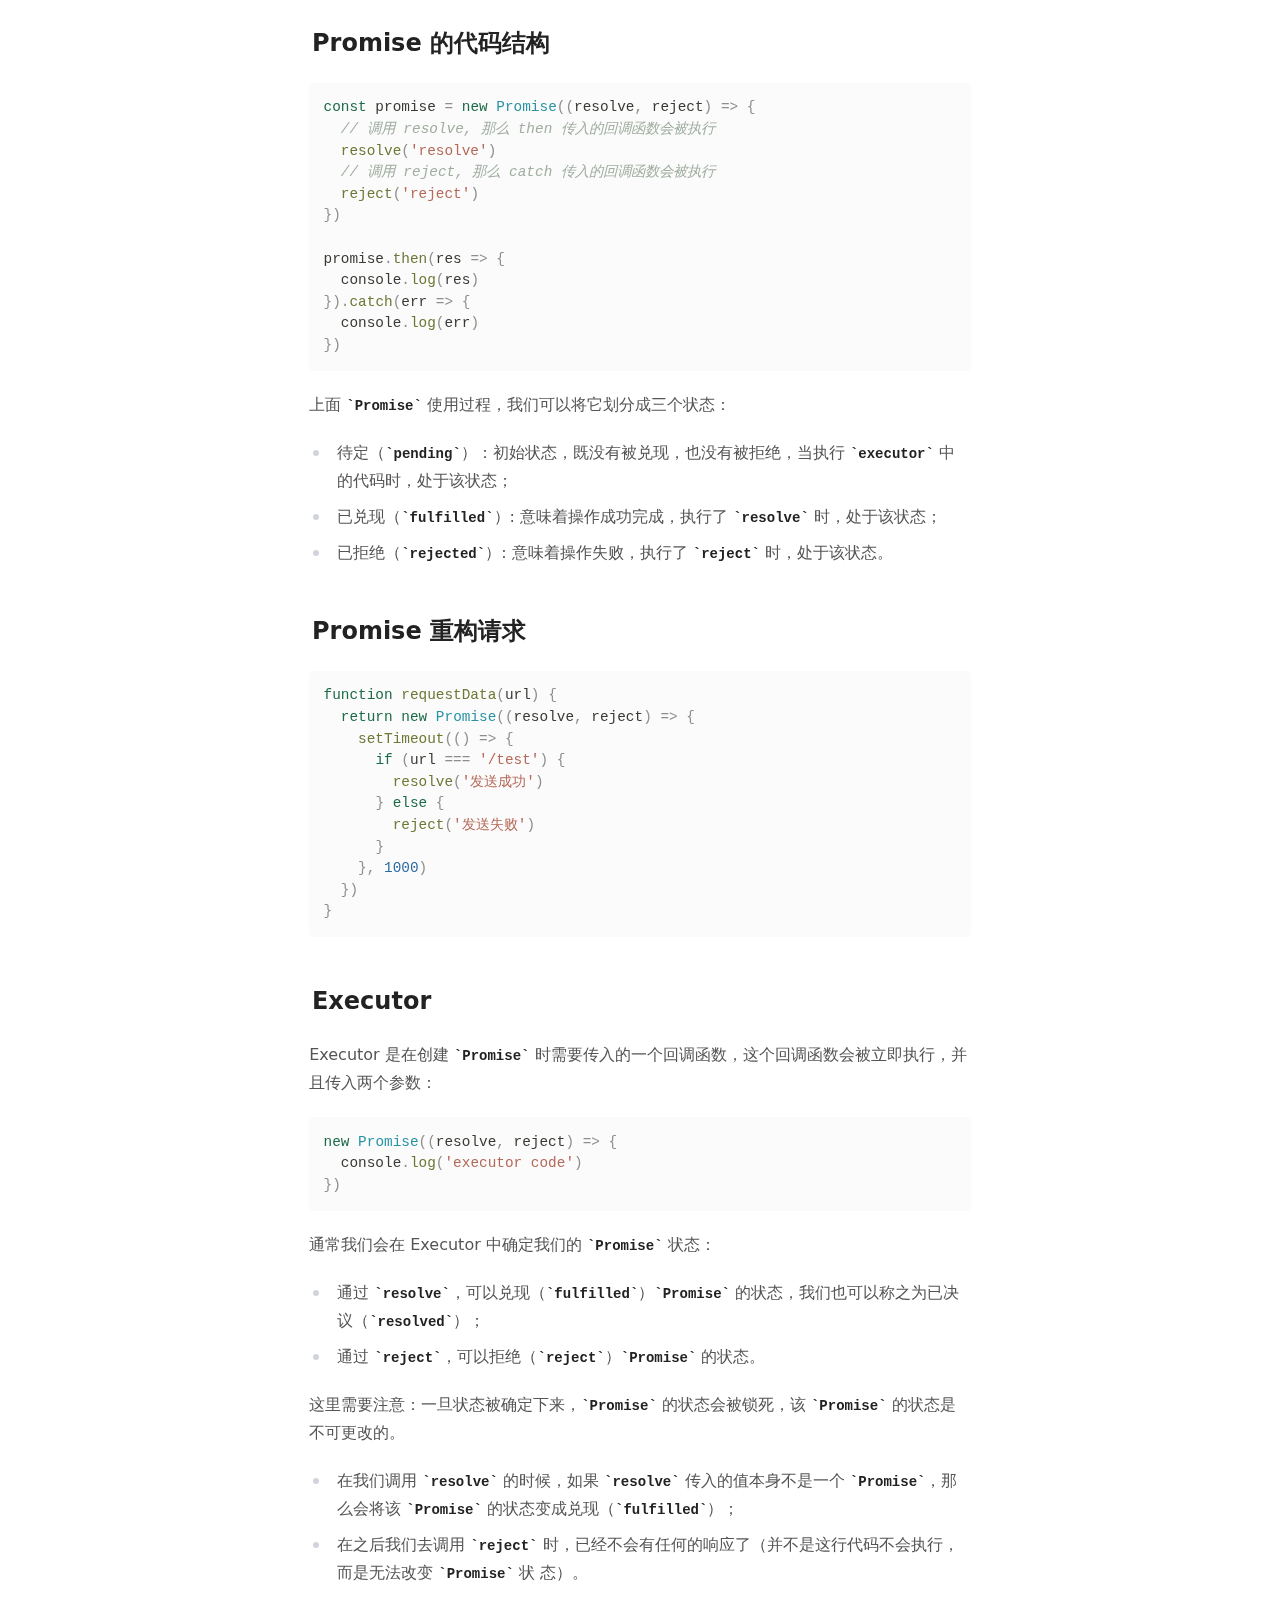
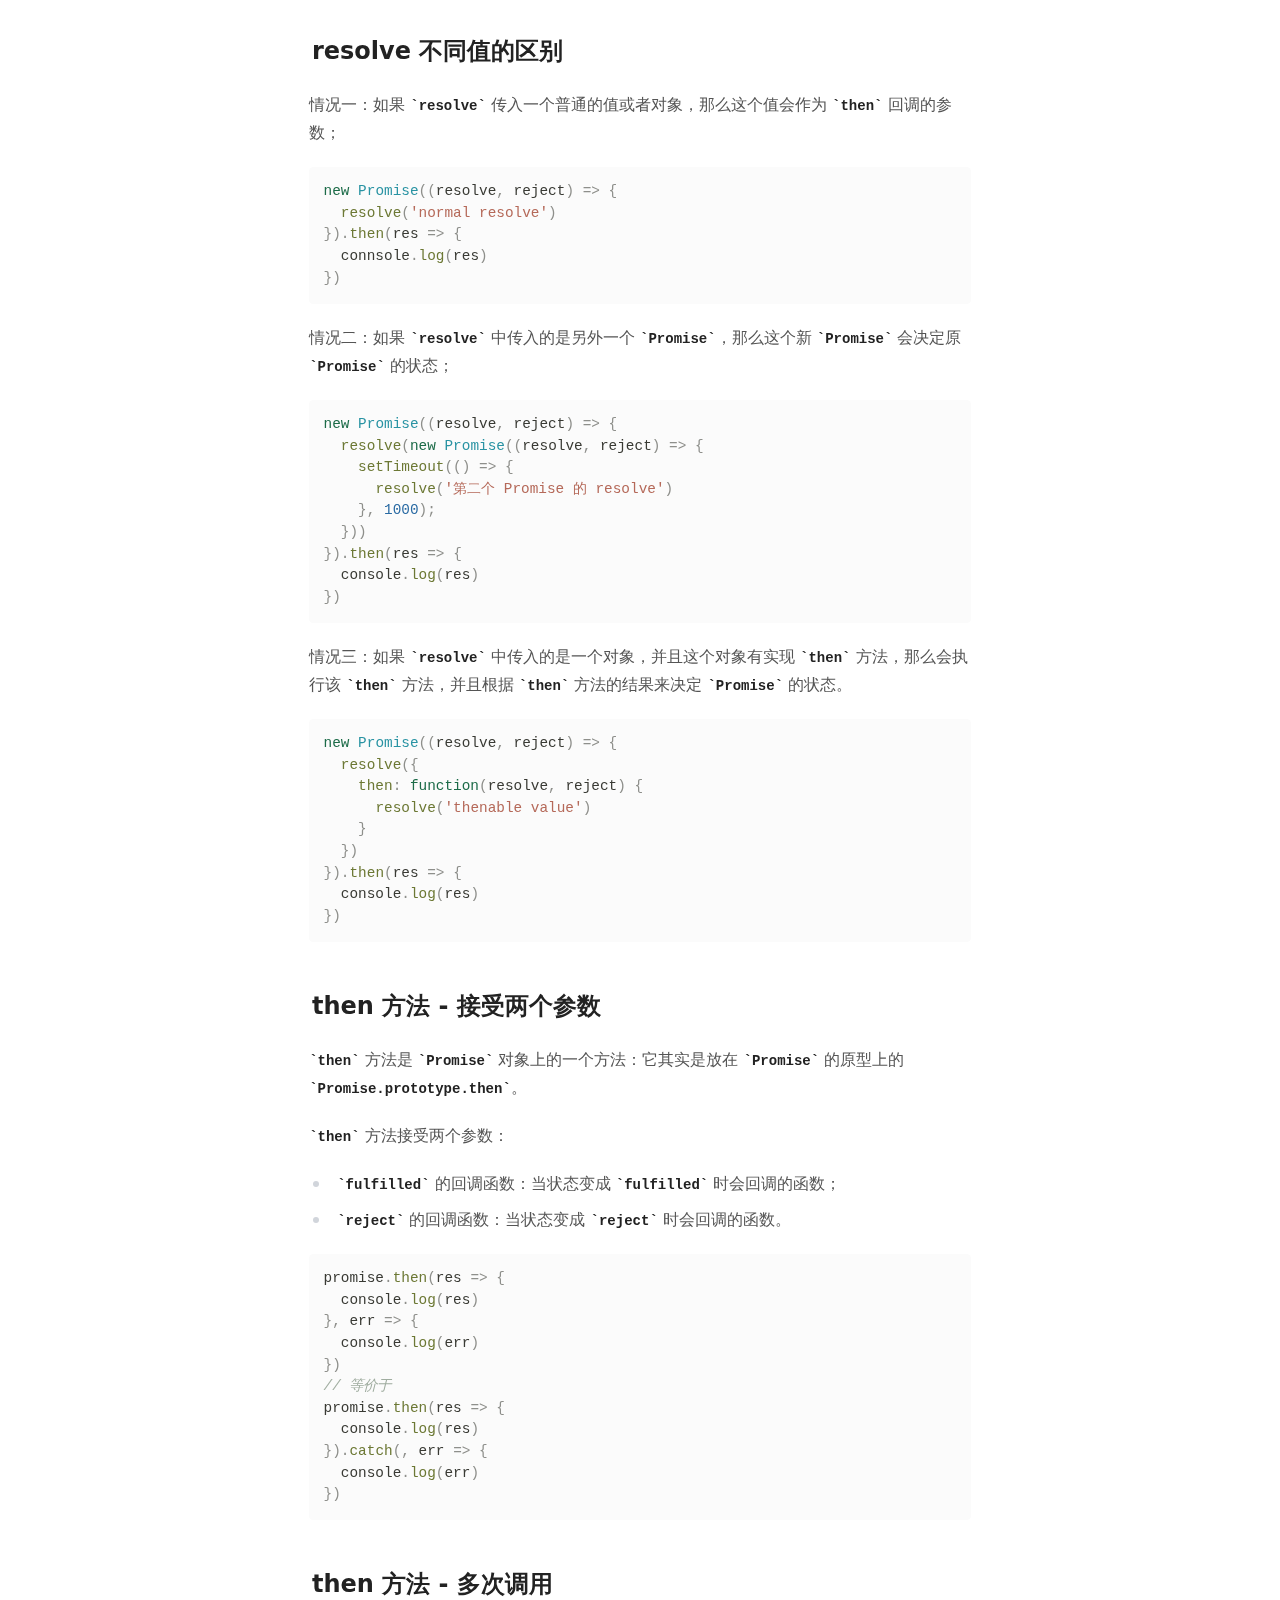
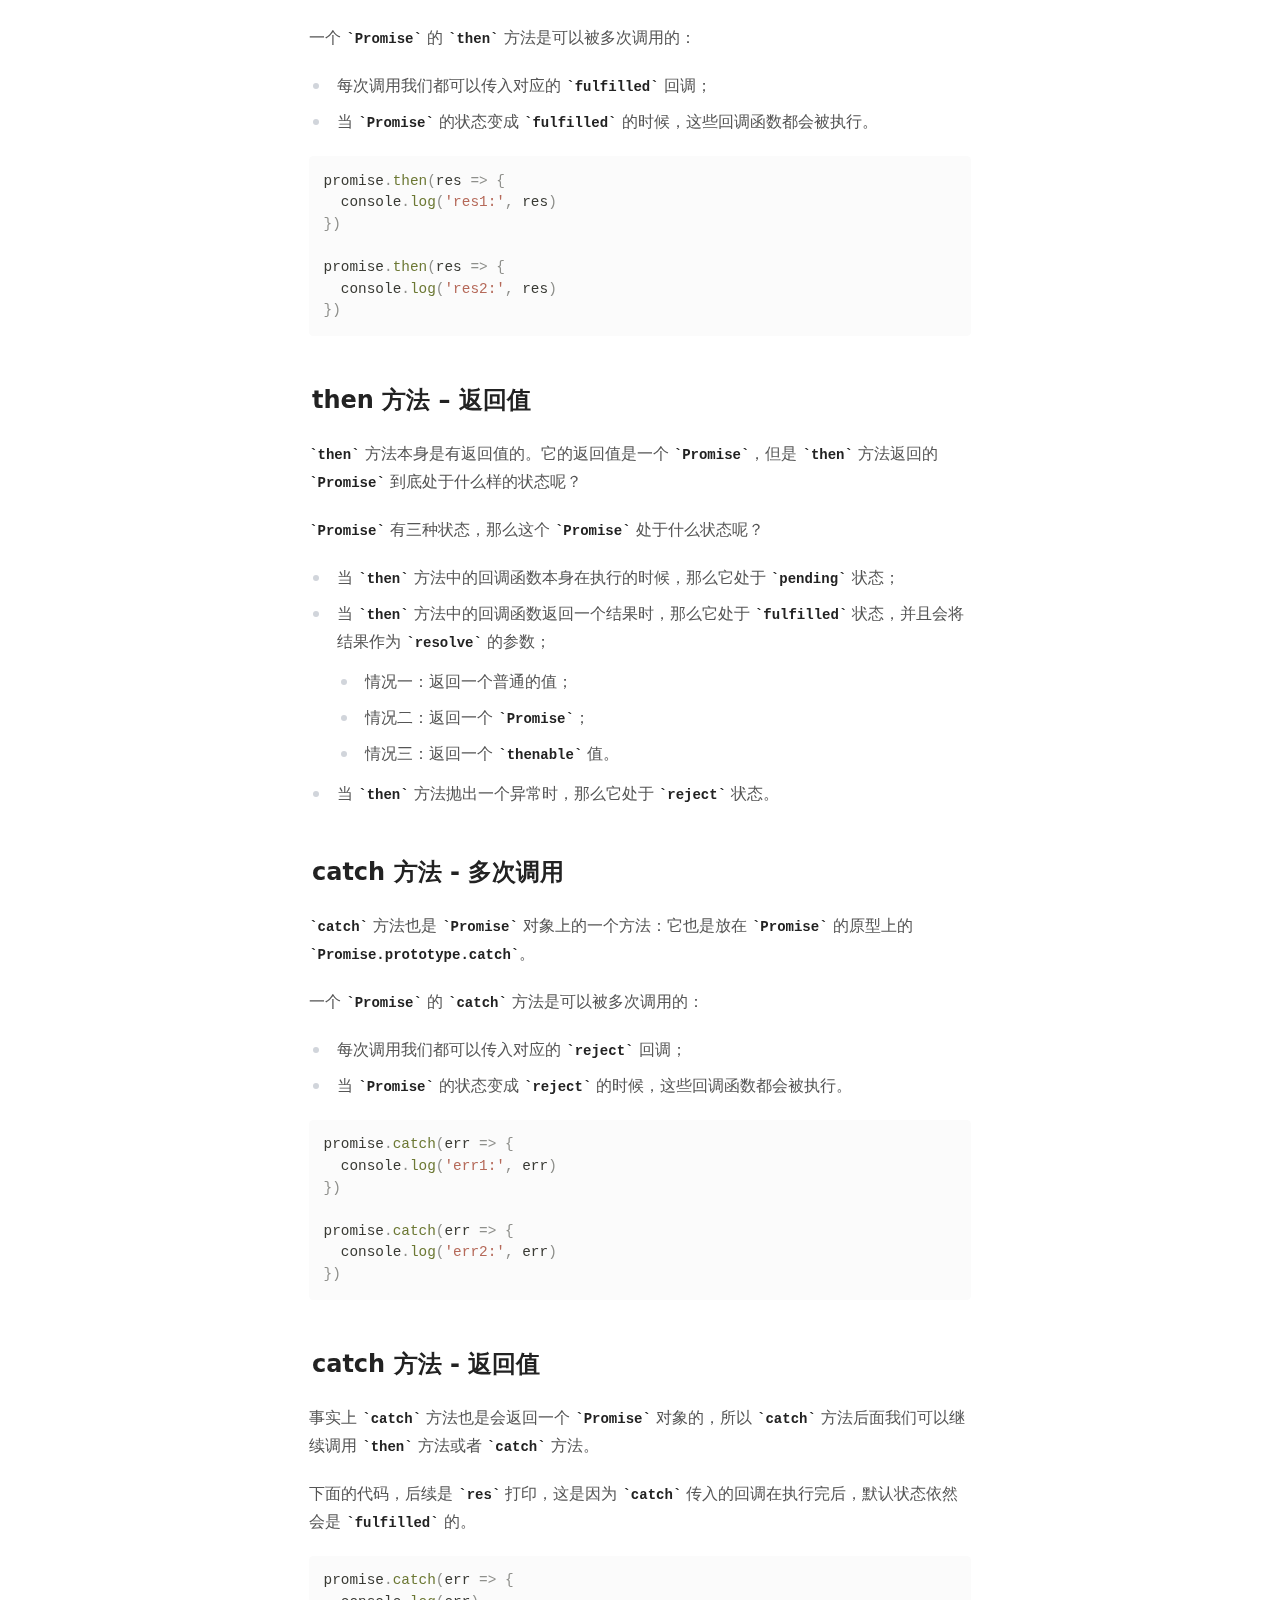
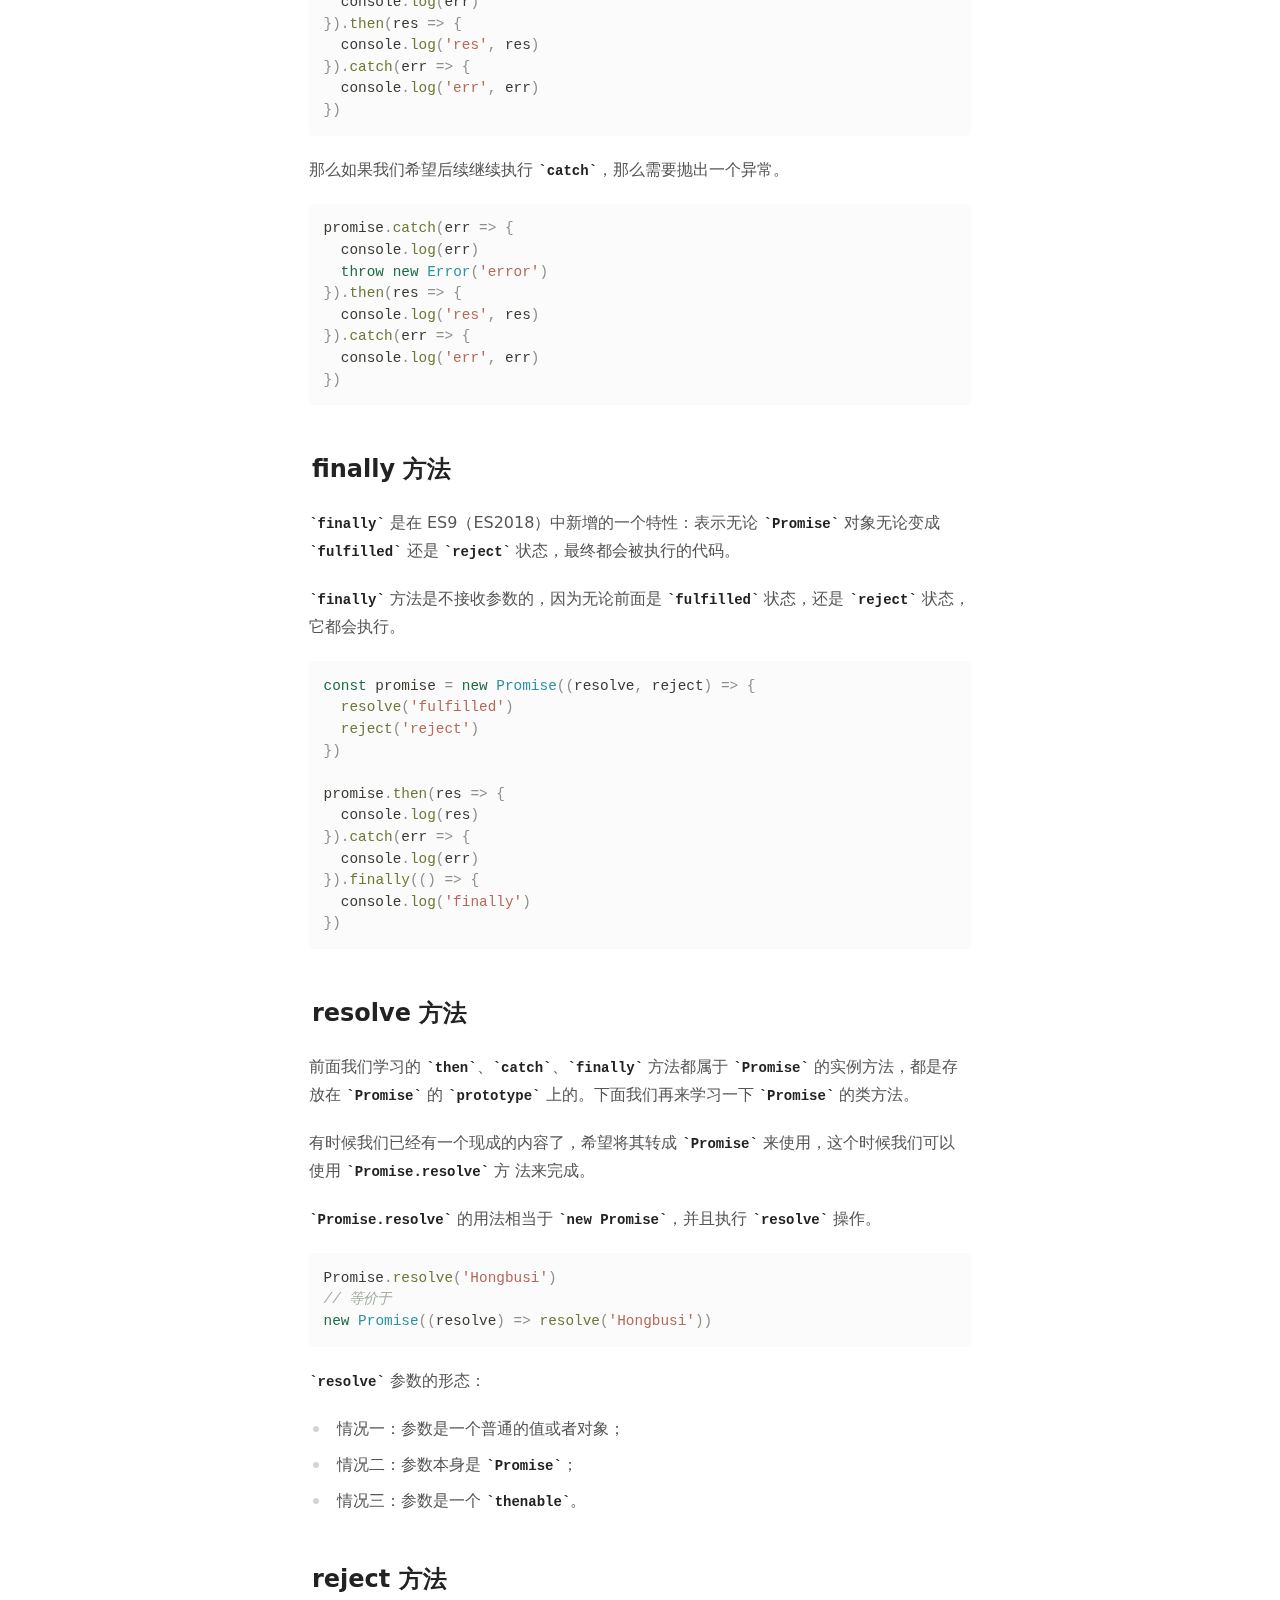
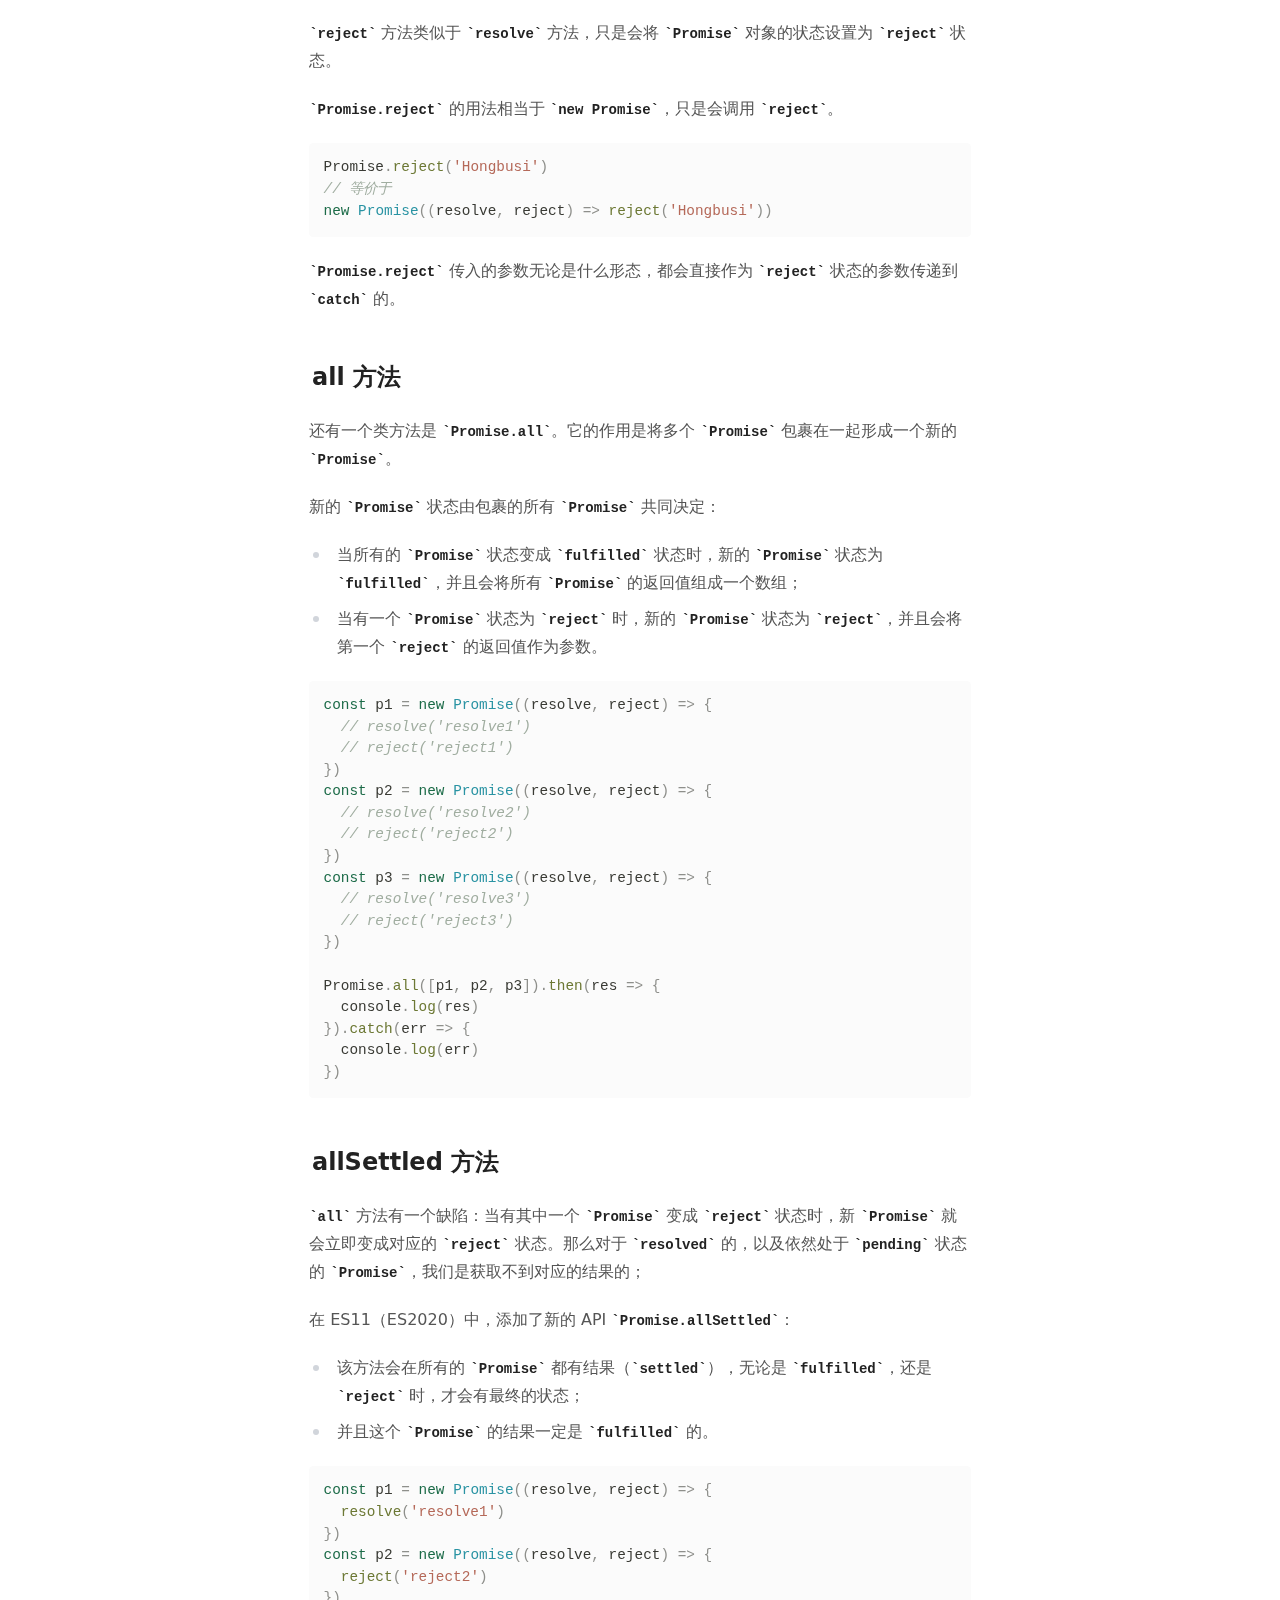
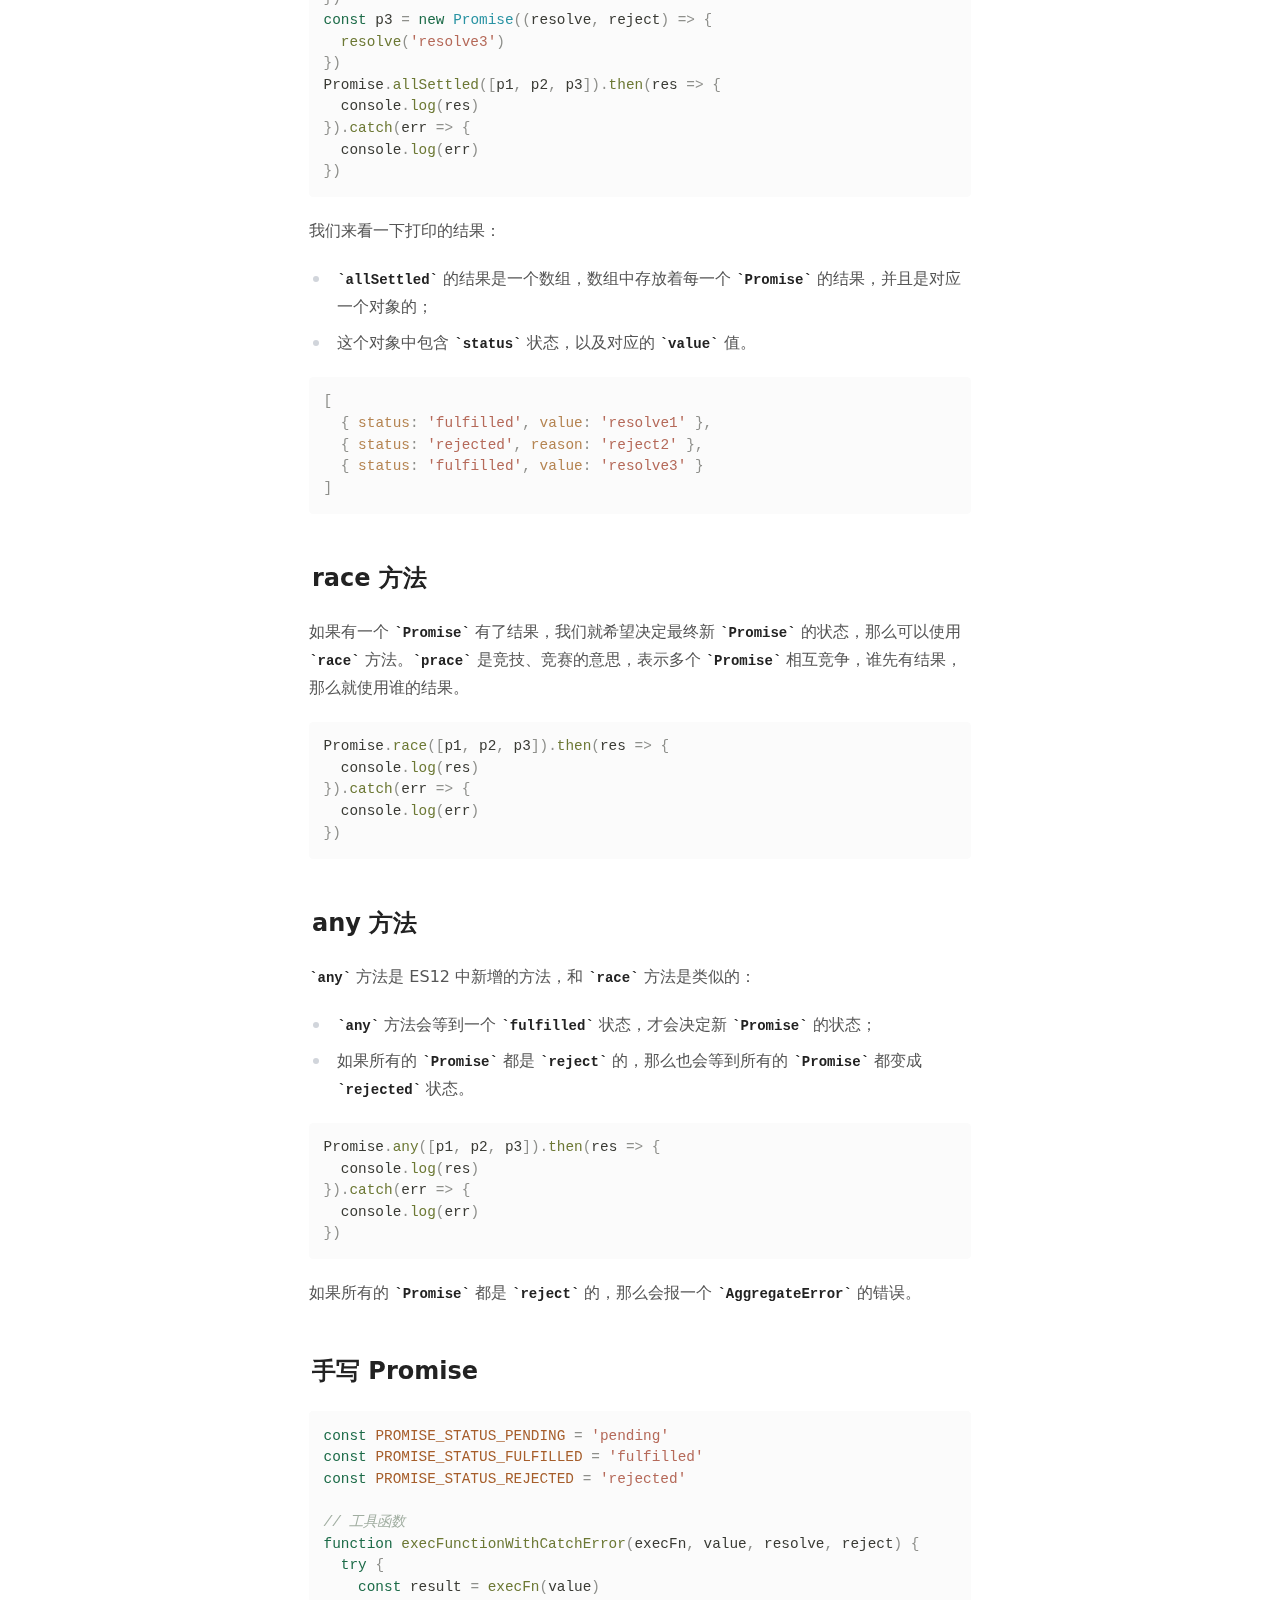
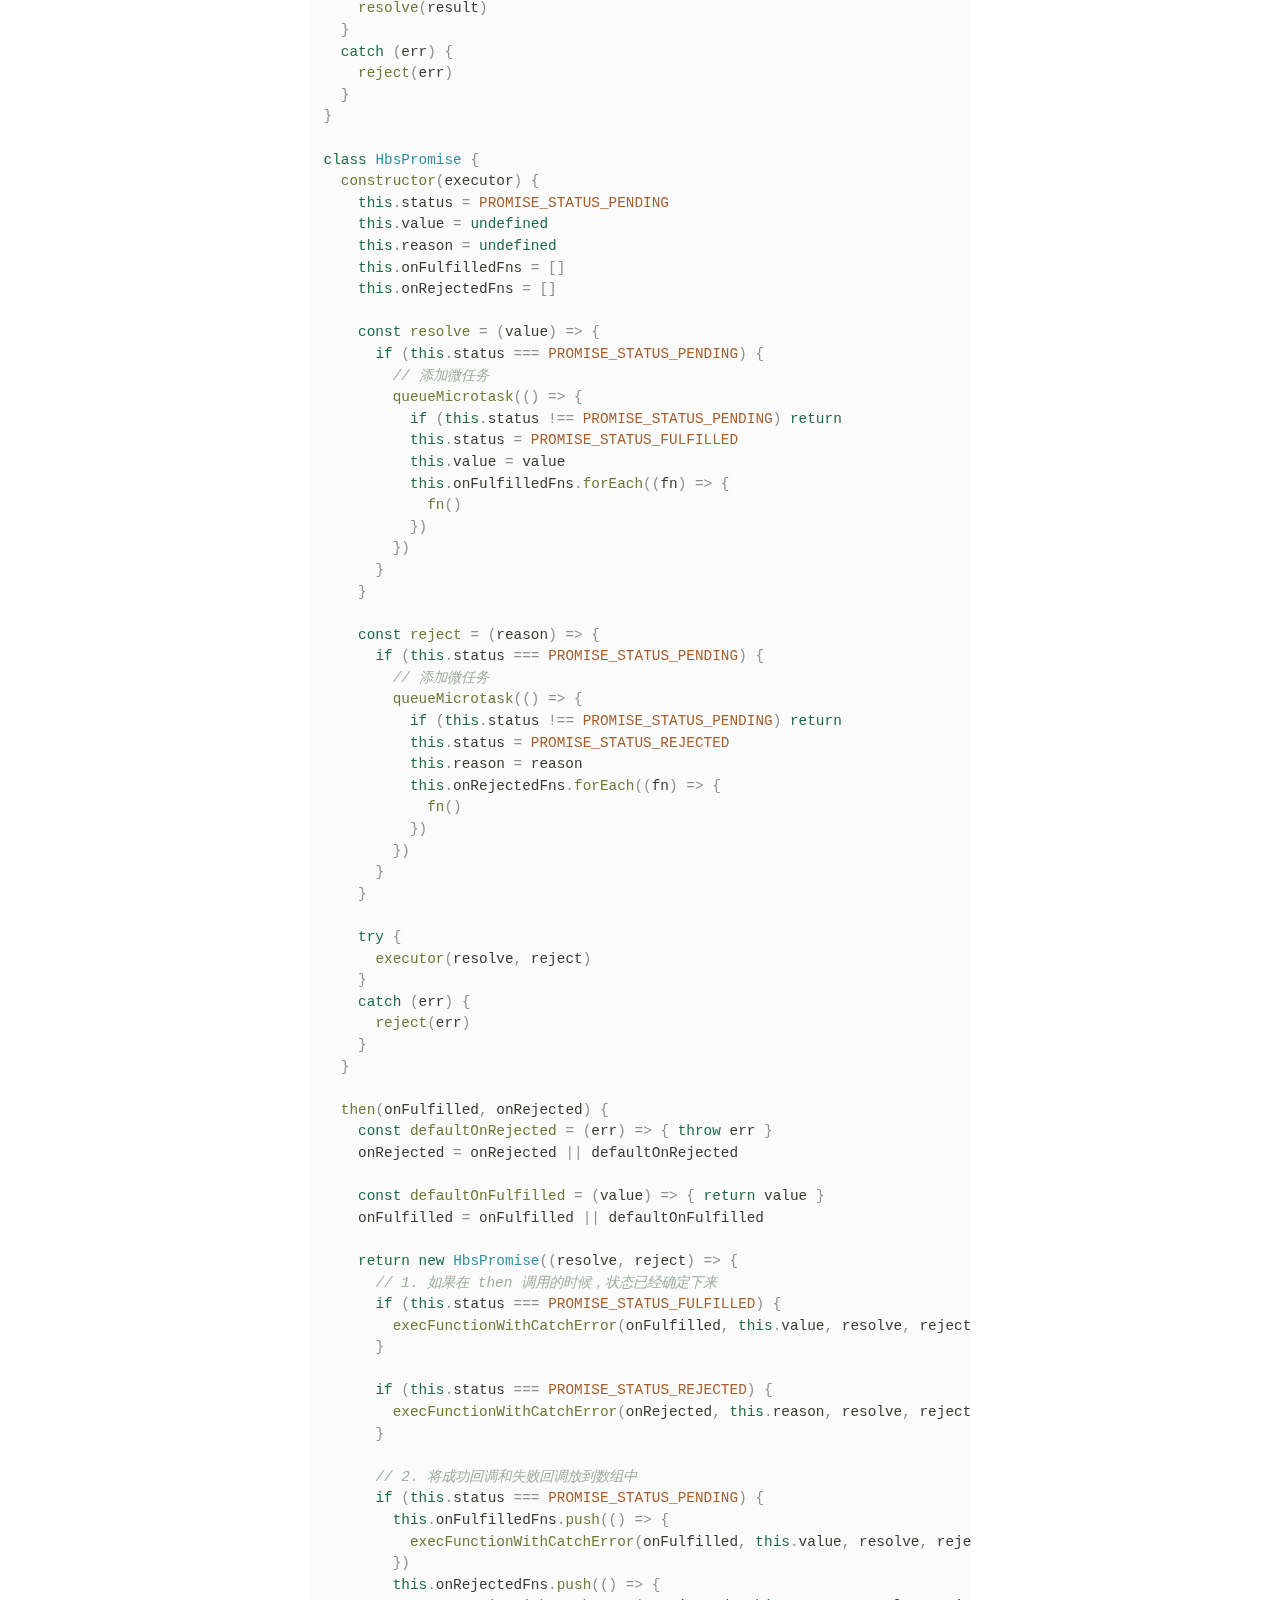
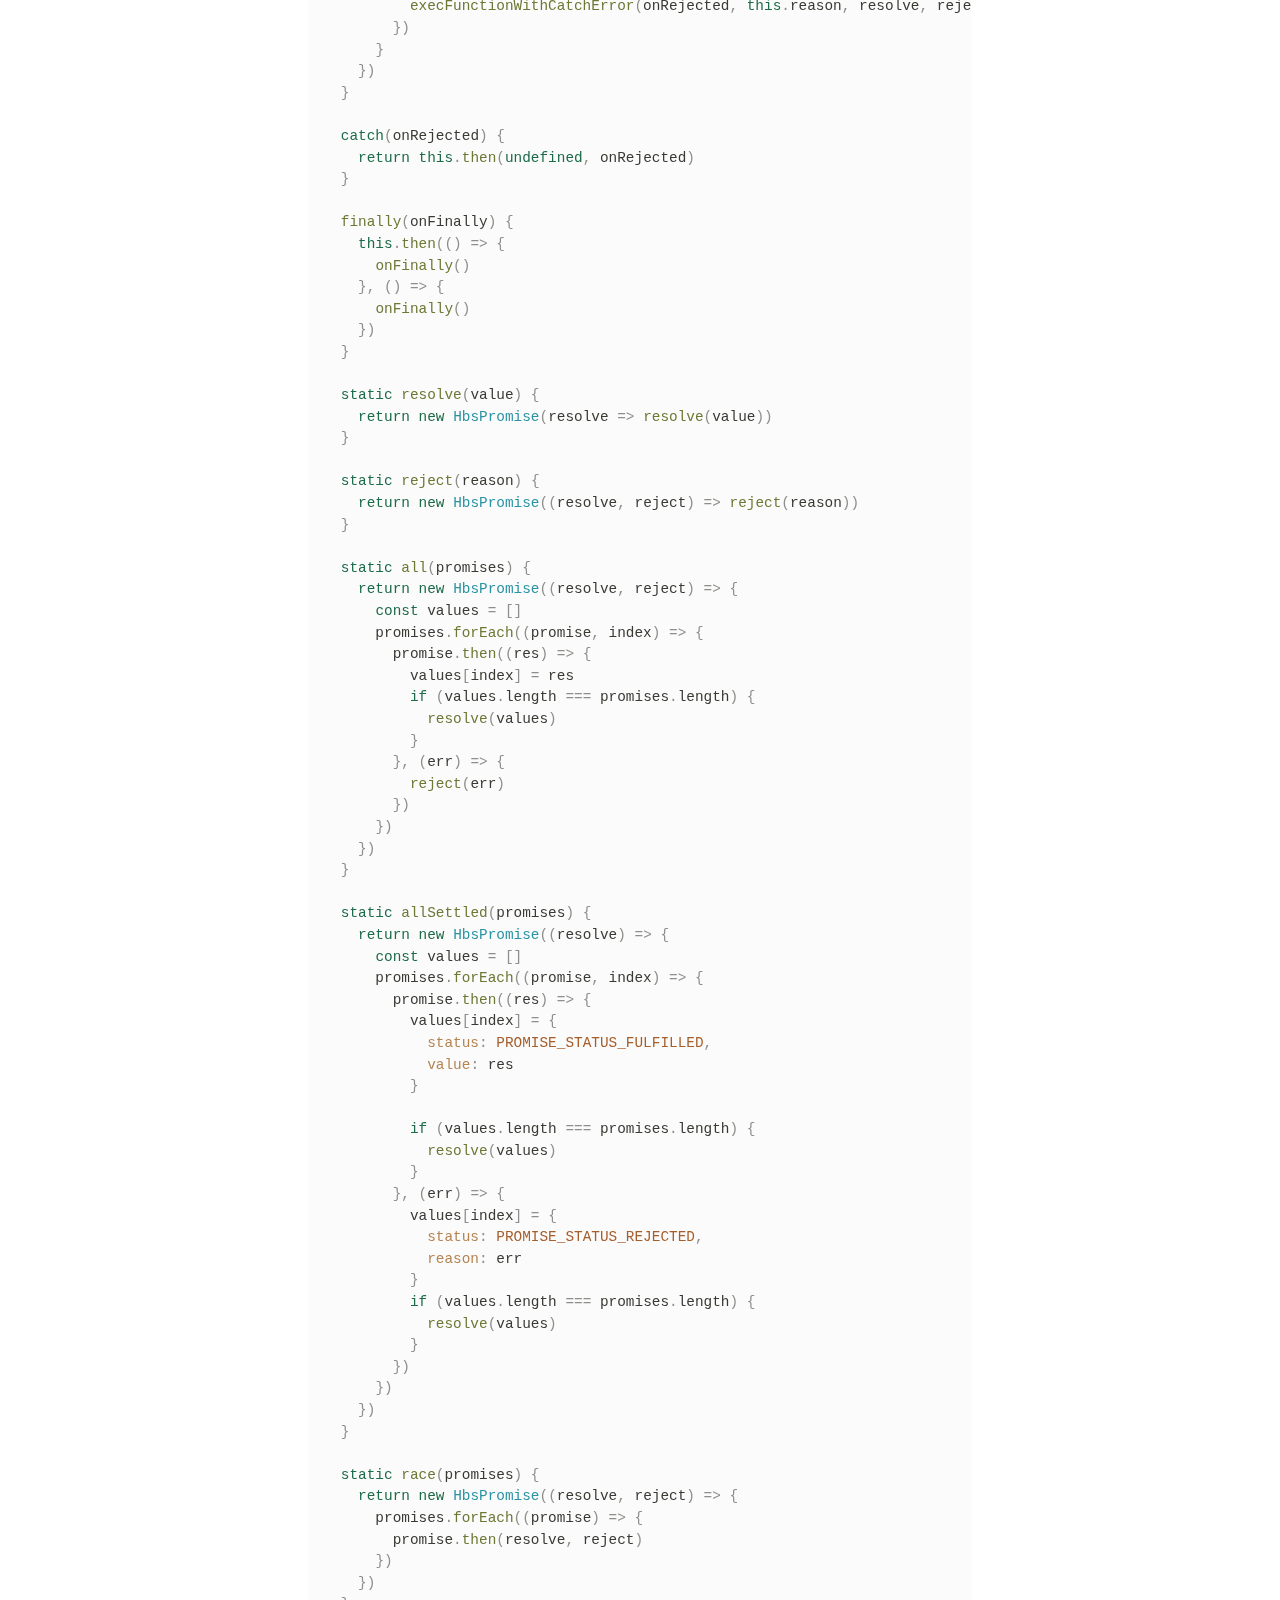
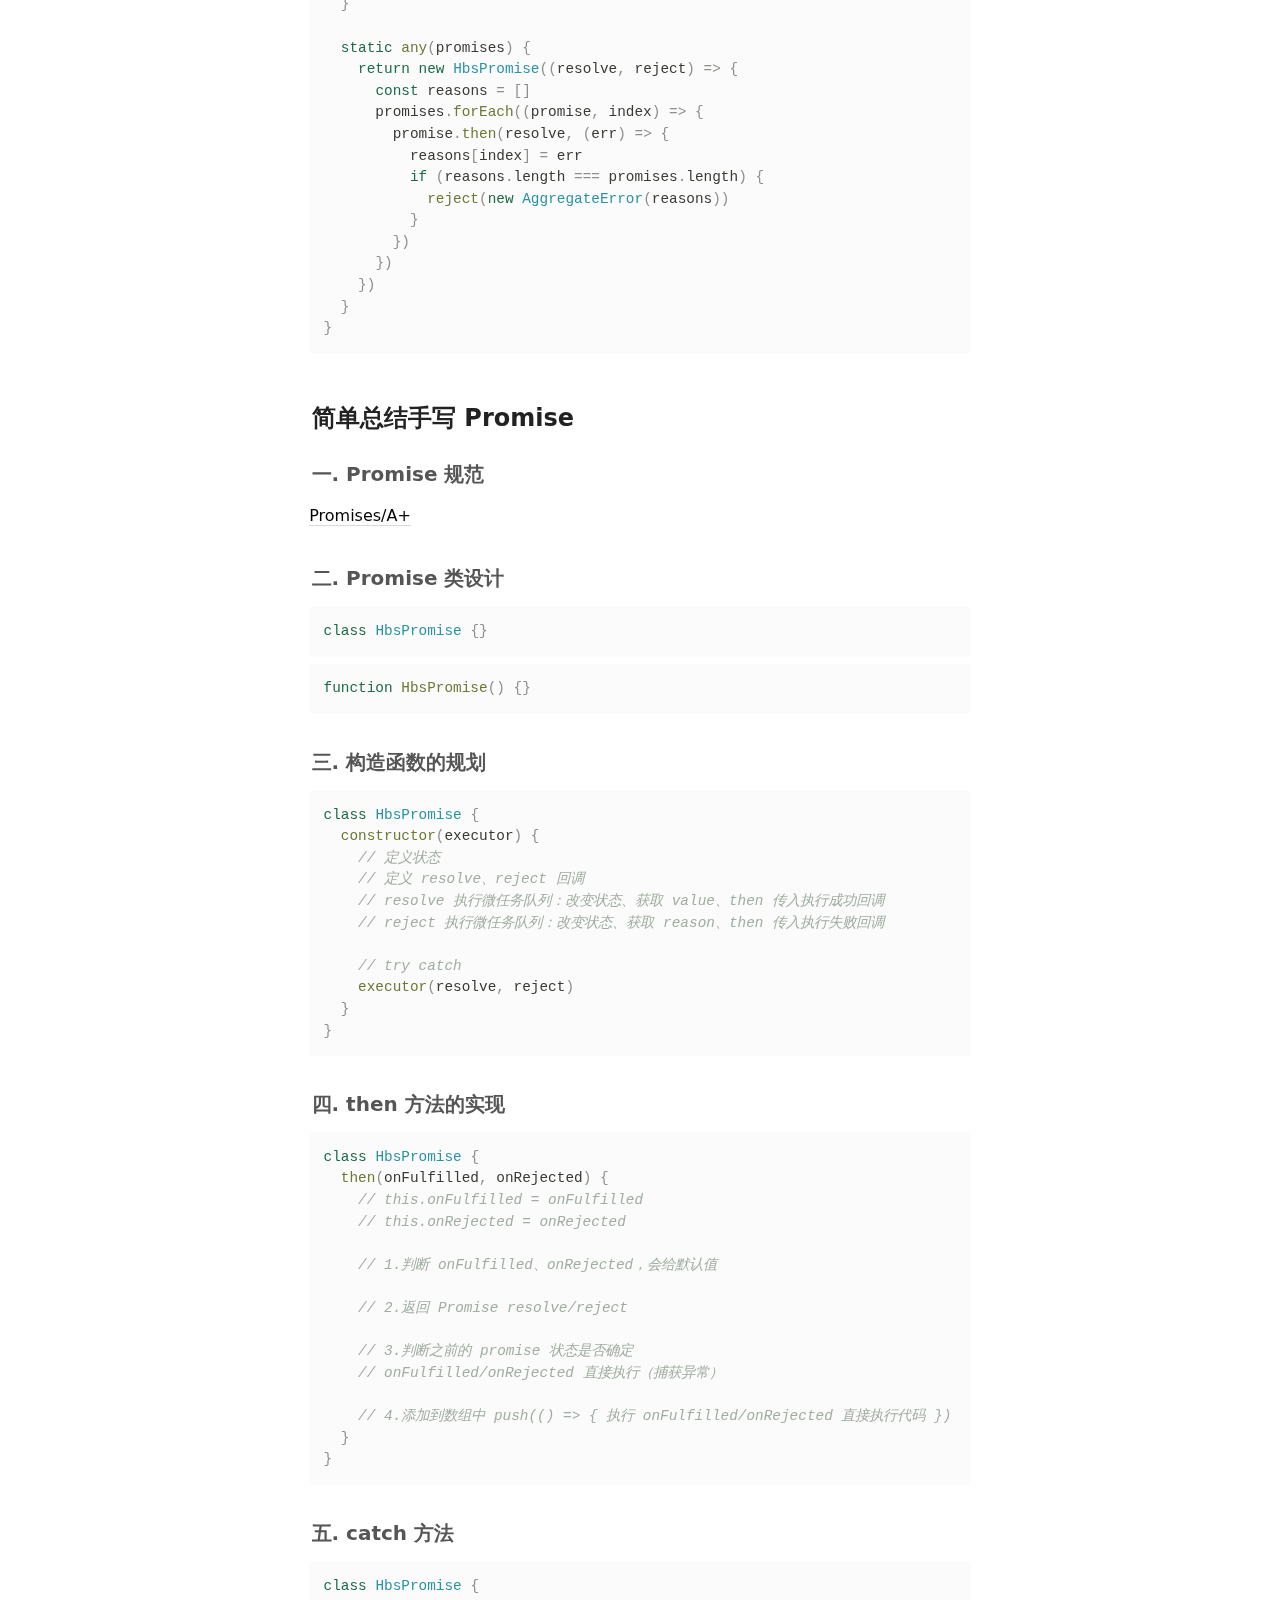
<file: posts/promise.html>
<!DOCTYPE html><html lang="en"><head><meta charset="UTF-8"><meta name="author" content="Hongbusi"><meta http-equiv="X-UA-Compatible" content="chrome=1"><meta name="revisit-after" content="7 days"><meta name="viewport" content="width=device-width,initial-scale=1"><link rel="icon" href="/favicon.svg" type="image/svg+xml"><meta name="theme-color" content="#ffffff"><title>Promise</title><script>!function(){var e=window.matchMedia&&window.matchMedia("(prefers-color-scheme: dark)").matches,t=localStorage.getItem("vueuse-color-scheme")||"auto";("dark"===t||e&&"light"!==t)&&document.documentElement.classList.toggle("dark",!0)}()</script><!-- Global site tag (gtag.js) - Google Analytics --><script async="" src="https://www.googletagmanager.com/gtag/js?id=UA-221814222-1"></script><script>function gtag(){dataLayer.push(arguments)}window.dataLayer=window.dataLayer||[],gtag("js",new Date),gtag("config","UA-221814222-1")</script><script type="module" crossorigin="" src="/assets/app.aff35abf.js"></script><link rel="modulepreload" href="/assets/vendor.2cd3f507.js"><style>*,:after,:before{box-sizing:border-box;border-width:0;border-style:solid;border-color:currentColor}html{line-height:1.5;-webkit-text-size-adjust:100%;-moz-tab-size:4;tab-size:4;font-family:ui-sans-serif,system-ui,-apple-system,BlinkMacSystemFont,Segoe UI,Roboto,Helvetica Neue,Arial,Noto Sans,sans-serif,"Apple Color Emoji","Segoe UI Emoji",Segoe UI Symbol,"Noto Color Emoji"}body{margin:0;line-height:inherit}h1,h2,h3{font-size:inherit;font-weight:inherit}a{color:inherit;text-decoration:inherit}code,pre{font-family:ui-monospace,SFMono-Regular,Menlo,Monaco,Consolas,Liberation Mono,Courier New,monospace;font-size:1em}h1,h2,h3,p,pre{margin:0}ul{list-style:none;margin:0;padding:0}img,svg{display:block;vertical-align:middle}img{max-width:100%;height:auto}:root{--c-bg:#fff;--c-scrollbar:#eee;--c-scrollbar-hover:#bbb}html{background-color:var(--c-bg)}html{overflow:scroll}*{scrollbar-color:var(--c-scrollbar) var(--c-bg)}.prose{color:var(--fg);max-width:65ch;font-size:1rem;line-height:1.75}.prose a{color:var(--fg-deeper);text-decoration:none;font-weight:500}.prose ul>li{position:relative;padding-left:1.75em}.prose ul>li:before{content:"";position:absolute;background-color:#d1d5db;border-radius:50%;width:.375em;height:.375em;top:.6875em;left:.25em}.prose h1{color:var(--fg-deeper);font-weight:800;font-size:2.25em;margin-top:0;margin-bottom:.8888889em;line-height:1.1111111}.prose h2{color:var(--fg-deep);font-weight:700;font-size:1.5em;margin-top:2em;margin-bottom:1em;line-height:1.3333333}.prose h3{color:inherit;font-weight:600;font-size:1.25em;margin-top:1.6em;margin-bottom:.6em;line-height:1.6}.prose code{color:var(--fg-deep);font-weight:600;font-size:.875em}.prose code:before{content:"`"}.prose code:after{content:"`"}.prose pre{color:#e5e7eb;background-color:#1f2937;overflow-x:auto;font-size:.875em;line-height:1.7142857;margin-top:1.7142857em;margin-bottom:1.7142857em;border-radius:.375rem;padding:.8571429em 1.1428571em}.prose pre code{background-color:transparent;border-width:0;border-radius:0;padding:0;font-weight:400;color:inherit;font-size:inherit;font-family:inherit;line-height:inherit}.prose pre code:before{content:none}.prose pre code:after{content:none}.prose p{margin-top:1.25em;margin-bottom:1.25em}.prose ul{margin-top:1.25em;margin-bottom:1.25em;list-style-type:none}.prose li{margin-top:.5em;margin-bottom:.5em}.prose ul ul{margin-top:.75em;margin-bottom:.75em}.prose h2+*{margin-top:0}.prose h3+*{margin-top:0}.prose>:first-child{margin-top:0}.prose>:last-child{margin-bottom:0}:root{--prism-scheme:light;--prism-foreground:#6e6e6e;--prism-background:#f4f4f4;--prism-comment:#a8a8a8;--prism-string:#555555;--prism-literal:#333333;--prism-keyword:#000000;--prism-function:#4f4f4f;--prism-deleted:#333333;--prism-class:#333333;--prism-builtin:#757575;--prism-property:#333333;--prism-namespace:#4f4f4f;--prism-punctuation:#ababab;--prism-decorator:var(--prism-class);--prism-operator:var(--prism-punctuation);--prism-number:var(--prism-literal);--prism-boolean:var(--prism-literal);--prism-variable:var(--prism-literal);--prism-constant:var(--prism-literal);--prism-symbol:var(--prism-literal);--prism-interpolation:var(--prism-literal);--prism-selector:var(--prism-keyword);--prism-keyword-control:var(--prism-keyword);--prism-regex:var(--prism-string);--prism-json-property:var(--prism-property);--prism-inline-background:var(--prism-background);--prism-comment-style:italic;--prism-url-decoration:underline;--prism-line-number:#a5a5a5;--prism-line-number-gutter:#333333;--prism-line-highlight-background:#eeeeee;--prism-selection-background:#aaaaaa;--prism-marker-color:var(--prism-foreground);--prism-marker-opacity:.4;--prism-marker-font-size:.8em;--prism-font-size:1em;--prism-line-height:1.5em;--prism-font-family:monospace;--prism-inline-font-size:var(--prism-font-size);--prism-block-font-size:var(--prism-font-size);--prism-tab-size:2;--prism-block-padding-x:1em;--prism-block-padding-y:1em;--prism-block-margin-x:0;--prism-block-margin-y:.5em;--prism-block-radius:.3em;--prism-inline-padding-x:.3em;--prism-inline-padding-y:.1em;--prism-inline-radius:.3em}code[class*=language-],pre[class*=language-]{font-size:var(--prism-font-size);font-family:var(--prism-font-family);direction:ltr;text-align:left;white-space:pre;word-spacing:normal;word-break:normal;line-height:var(--prism-line-height);-moz-tab-size:var(--prism-tab-size);-o-tab-size:var(--prism-tab-size);tab-size:var(--prism-tab-size);-webkit-hyphens:none;-moz-hyphens:none;-ms-hyphens:none;hyphens:none;color:var(--prism-foreground)!important}pre[class*=language-]{font-size:var(--prism-block-font-size);padding:var(--prism-block-padding-y) var(--prism-block-padding-x);margin:var(--prism-block-margin-y) var(--prism-block-margin-x);border-radius:var(--prism-block-radius);overflow:auto;background:var(--prism-background)}code[class*=language-] ::-moz-selection,code[class*=language-] ::selection,code[class*=language-]::-moz-selection,code[class*=language-]::selection,pre[class*=language-] ::-moz-selection,pre[class*=language-] ::selection,pre[class*=language-]::-moz-selection,pre[class*=language-]::selection{background:var(--prism-selection-background)}.token.comment{color:var(--prism-comment);font-style:var(--prism-comment-style)}.token.string{color:var(--prism-string)}.token.punctuation{color:var(--prism-punctuation)}.token.operator{color:var(--prism-operator)}.token.constant{color:var(--prism-constant)}.token.number{color:var(--prism-number)}.token.keyword{color:var(--prism-keyword)}.token.function{color:var(--prism-function)}.token.class-name{color:var(--prism-class)}.token.property{color:var(--prism-property)}:root{--prism-font-size:.9rem;--prism-font-family:"Fira Code",monospace}:root{--prism-font-family:"Input Mono",monospace}html:not(.dark){--prism-foreground:#393a34;--prism-background:#fbfbfb;--prism-comment:#a0ada0;--prism-string:#b56959;--prism-literal:#2f8a89;--prism-number:#296aa3;--prism-keyword:#1c6b48;--prism-function:#6c7834;--prism-boolean:#1c6b48;--prism-constant:#a65e2b;--prism-deleted:#a14f55;--prism-class:#2993a3;--prism-builtin:#ab5959;--prism-property:#b58451;--prism-namespace:#b05a78;--prism-punctuation:#8e8f8b;--prism-decorator:#bd8f8f;--prism-regex:#ab5e3f;--prism-json-property:#698c96}.prose{--fg:#555;--fg-deep:#222;--fg-deeper:#000;color:var(--fg)}.prose a{font-weight:inherit;text-decoration:none;border-bottom:1px solid rgba(125,125,125,.3);transition:border .3s ease-in-out}.prose a:hover{border-bottom:1px solid var(--fg)}a.header-anchor{float:left;margin-top:.125em;margin-left:-1.2em;padding-right:.5em;font-size:.85em;opacity:0;text-decoration:none;border:0!important}a.header-anchor:focus,a.header-anchor:hover{text-decoration:none}h2:focus .header-anchor,h2:hover .header-anchor,h3:focus .header-anchor,h3:hover .header-anchor{opacity:.5}.absolute{position:absolute}.z-40{z-index:40}.m-6{margin:1.5rem}.m-auto{margin:auto}.\!-mt-2{margin-top:-.5rem!important}.mb-0{margin-bottom:0}.mb-6{margin-bottom:1.5rem}.mb-8{margin-bottom:2rem}.mt-10{margin-top:2.5rem}.mt-4{margin-top:1rem}.mt-8{margin-top:2rem}.h-10{height:2.5rem}.w-10{width:2.5rem}.flex{display:flex}.flex-col{flex-direction:column}.select-none{user-select:none}.px-7{padding-left:1.75rem;padding-right:1.75rem}.py-10{padding-top:2.5rem;padding-bottom:2.5rem}.font-mono{font-family:ui-monospace,SFMono-Regular,Menlo,Monaco,Consolas,"Liberation Mono","Courier New",monospace}.font-sans{font-family:Inter,Inter var,system-ui,-apple-system,BlinkMacSystemFont,Segoe UI,Roboto,Helvetica Neue,Arial,Noto Sans,sans-serif,Apple Color Emoji,Segoe UI Emoji,Segoe UI Symbol,Noto Color Emoji}.text-sm{font-size:.875rem;line-height:1.25rem}.text-gray-700{--un-text-opacity:1;color:rgba(55,65,81,var(--un-text-opacity))}.no-underline{text-decoration:none}.opacity-50{opacity:.5}.hover\:opacity-75:hover{opacity:.75}.outline-none{outline:2px solid transparent;outline-offset:2px}@media (max-width:768px){.lt-md\:hidden{display:none}}@media (min-width:768px){.md\:hidden{display:none}}@media (min-width:1024px){.lg\:fixed{position:fixed}}.nav[data-v-70585b6f]{padding:2rem;width:100%;display:grid;grid-template-columns:auto max-content;box-sizing:border-box}.nav>[data-v-70585b6f]{margin:auto}.nav a[data-v-70585b6f]{cursor:pointer;text-decoration:none;color:inherit;transition:opacity .2s ease;opacity:.6;outline:0}.nav a[data-v-70585b6f]:hover{opacity:1;text-decoration-color:inherit}.nav .right[data-v-70585b6f]{display:grid;grid-gap:1.2rem;grid-auto-flow:column}.nav .right>[data-v-70585b6f]{margin:auto}</style><link rel="preload" href="/assets/app.f6809369.css" as="style"><link rel="modulepreload" crossorigin="" href="/assets/promise.c4c0b195.js"><link rel="preload" href="/assets/promise.b0d013da.css" as="style"><link rel="modulepreload" crossorigin="" href="/assets/Post.5577dd8f.js"><link rel="preload" href="/assets/Post.844d8ce7.css" as="style"><meta name="description" content="Hongbusi's Portfolio"><meta name="twitter:card" content="summary"><meta name="twitter:creator" content="@Hongbusi"><meta property="og:title" content="Promise"><meta name="head:count" content="4"></head><body class="font-sans text-gray-700 dark:text-gray-200"><div id="app" data-server-rendered="true"><!--[--><header class="header z-40" data-v-70585b6f=""><a href="/" class="w-10 h-10 absolute lg:fixed m-6 select-none outline-none" focusable="false" data-v-70585b6f=""><img class="" src="/logo.png" alt="logo" data-v-70585b6f=""></a><nav class="nav" data-v-70585b6f=""><div class="spacer" data-v-70585b6f=""></div><div class="right" data-v-70585b6f=""><a href="/posts" class="" data-v-70585b6f=""><span class="lt-md:hidden" data-v-70585b6f="">Blog</span><svg style="vertical-align:sub" class="inline md:hidden" width="1.2em" height="1.2em" preserveAspectRatio="xMidYMid meet" viewBox="0 0 24 24" data-v-70585b6f=""><path fill="currentColor" d="M20 22H4a1 1 0 0 1-1-1V3a1 1 0 0 1 1-1h16a1 1 0 0 1 1 1v18a1 1 0 0 1-1 1zm-1-2V4H5v16h14zM7 6h4v4H7V6zm0 6h10v2H7v-2zm0 4h10v2H7v-2zm6-9h4v2h-4V7z"></path></svg></a><a href="/essays" class="" data-v-70585b6f=""><span class="lt-md:hidden" data-v-70585b6f="">Essays</span><svg style="vertical-align:sub" class="inline md:hidden" width="1.2em" height="1.2em" preserveAspectRatio="xMidYMid meet" viewBox="-2 -2 24 24" data-v-70585b6f=""><path fill="currentColor" d="m5.72 14.456l1.761-.508l10.603-10.73a.456.456 0 0 0-.003-.64l-.635-.642a.443.443 0 0 0-.632-.003L6.239 12.635l-.52 1.82zM18.703.664l.635.643c.876.887.884 2.318.016 3.196L8.428 15.561l-3.764 1.084a.901.901 0 0 1-1.11-.623a.915.915 0 0 1-.002-.506l1.095-3.84L15.544.647a2.215 2.215 0 0 1 3.159.016zM7.184 1.817c.496 0 .898.407.898.909a.903.903 0 0 1-.898.909H3.592c-.992 0-1.796.814-1.796 1.817v10.906c0 1.004.804 1.818 1.796 1.818h10.776c.992 0 1.797-.814 1.797-1.818v-3.635c0-.502.402-.909.898-.909s.898.407.898.91v3.634c0 2.008-1.609 3.636-3.593 3.636H3.592C1.608 19.994 0 18.366 0 16.358V5.452c0-2.007 1.608-3.635 3.592-3.635h3.592z"></path></svg></a><a href="/projects" class="" data-v-70585b6f=""><span class="lt-md:hidden" data-v-70585b6f="">Projects</span><svg style="vertical-align:sub" class="inline md:hidden" width="1.2em" height="1.2em" preserveAspectRatio="xMidYMid meet" viewBox="0 0 24 24" data-v-70585b6f=""><path fill="currentColor" d="M9.973 18H11v-5h2v5h1.027c.132-1.202.745-2.194 1.74-3.277c.113-.122.832-.867.917-.973a6 6 0 1 0-9.37-.002c.086.107.807.853.918.974c.996 1.084 1.609 2.076 1.741 3.278zM10 20v1h4v-1h-4zm-4.246-5a8 8 0 1 1 12.49.002C17.624 15.774 16 17 16 18.5V21a2 2 0 0 1-2 2h-4a2 2 0 0 1-2-2v-2.5C8 17 6.375 15.774 5.754 15z"></path></svg></a><a href="https://twitter.com/Hongbusi" target="_blank" title="Twitter" data-v-70585b6f=""><svg style="vertical-align:sub" class="inline" width="1.2em" height="1.2em" preserveAspectRatio="xMidYMid meet" viewBox="0 0 24 24" data-v-70585b6f=""><path fill="none" stroke="currentColor" stroke-linecap="round" stroke-linejoin="round" stroke-width="2" d="M23 3a10.9 10.9 0 0 1-3.14 1.53a4.48 4.48 0 0 0-7.86 3v1A10.66 10.66 0 0 1 3 4s-4 9 5 13a11.64 11.64 0 0 1-7 2c9 5 20 0 20-11.5a4.5 4.5 0 0 0-.08-.83A7.72 7.72 0 0 0 23 3z"></path></svg></a><a href="https://github.com/Hongbusi" target="_blank" title="GitHub" data-v-70585b6f=""><svg style="vertical-align:sub" class="inline" width="1.2em" height="1.2em" preserveAspectRatio="xMidYMid meet" viewBox="0 0 24 24" data-v-70585b6f=""><path fill="currentColor" d="M10.07 20.503a1 1 0 0 0-1.18-.983c-1.31.24-2.963.276-3.402-.958a5.708 5.708 0 0 0-1.837-2.415a1.2 1.2 0 0 1-.167-.11a1 1 0 0 0-.93-.645h-.005a1 1 0 0 0-1 .995c-.004.815.81 1.338 1.141 1.514a4.44 4.44 0 0 1 .924 1.36c.365 1.023 1.423 2.576 4.466 2.376l.003.098l.004.268a1 1 0 0 0 2 0l-.005-.318c-.005-.19-.012-.464-.012-1.182ZM20.737 5.377a5.39 5.39 0 0 0 .09-.42a6.278 6.278 0 0 0-.408-3.293a1.002 1.002 0 0 0-.615-.58c-.356-.12-1.67-.357-4.184 1.25a13.87 13.87 0 0 0-6.354 0C6.762.75 5.455.966 5.102 1.079a.997.997 0 0 0-.631.584a6.3 6.3 0 0 0-.404 3.357c.025.127.051.246.079.354a6.27 6.27 0 0 0-1.256 3.83a8.422 8.422 0 0 0 .043.921c.334 4.603 3.334 5.984 5.424 6.459a4.591 4.591 0 0 0-.118.4a1 1 0 0 0 1.942.479a1.678 1.678 0 0 1 .468-.878a1 1 0 0 0-.546-1.745c-3.454-.395-4.954-1.802-5.18-4.899a6.61 6.61 0 0 1-.033-.738a4.258 4.258 0 0 1 .92-2.713a3.022 3.022 0 0 1 .195-.231a1 1 0 0 0 .188-1.025a3.388 3.388 0 0 1-.155-.555a4.094 4.094 0 0 1 .079-1.616a7.543 7.543 0 0 1 2.415 1.18a1.009 1.009 0 0 0 .827.133a11.777 11.777 0 0 1 6.173.001a1.005 1.005 0 0 0 .83-.138a7.572 7.572 0 0 1 2.406-1.19a4.04 4.04 0 0 1 .087 1.578a3.205 3.205 0 0 1-.169.607a1 1 0 0 0 .188 1.025c.078.087.155.18.224.268A4.122 4.122 0 0 1 20 9.203a7.039 7.039 0 0 1-.038.777c-.22 3.056-1.725 4.464-5.195 4.86a1 1 0 0 0-.546 1.746a1.63 1.63 0 0 1 .466.908a3.06 3.06 0 0 1 .093.82v2.333c-.01.648-.01 1.133-.01 1.356a1 1 0 1 0 2 0c0-.217 0-.692.01-1.34v-2.35a4.881 4.881 0 0 0-.155-1.311a4.256 4.256 0 0 0-.116-.416a6.513 6.513 0 0 0 5.445-6.424A8.697 8.697 0 0 0 22 9.203a6.13 6.13 0 0 0-1.263-3.826Z"></path></svg></a><a class="select-none" title="Toggle Color Scheme" data-v-70585b6f=""><svg style="vertical-align:sub;display:none" class="inline" width="1.2em" height="1.2em" preserveAspectRatio="xMidYMid meet" viewBox="0 0 24 24"><path fill="currentColor" d="M10 7a7 7 0 0 0 12 4.9v.1c0 5.523-4.477 10-10 10S2 17.523 2 12S6.477 2 12 2h.1A6.979 6.979 0 0 0 10 7zm-6 5a8 8 0 0 0 15.062 3.762A9 9 0 0 1 8.238 4.938A7.999 7.999 0 0 0 4 12z"></path></svg><svg style="vertical-align:sub" class="inline" width="1.2em" height="1.2em" preserveAspectRatio="xMidYMid meet" viewBox="0 0 24 24"><path fill="currentColor" d="M12 18a6 6 0 1 1 0-12a6 6 0 0 1 0 12zm0-2a4 4 0 1 0 0-8a4 4 0 0 0 0 8zM11 1h2v3h-2V1zm0 19h2v3h-2v-3zM3.515 4.929l1.414-1.414L7.05 5.636L5.636 7.05L3.515 4.93zM16.95 18.364l1.414-1.414l2.121 2.121l-1.414 1.414l-2.121-2.121zm2.121-14.85l1.414 1.415l-2.121 2.121l-1.414-1.414l2.121-2.121zM5.636 16.95l1.414 1.414l-2.121 2.121l-1.414-1.414l2.121-2.121zM23 11v2h-3v-2h3zM4 11v2H1v-2h3z"></path></svg></a></div></nav></header><main class="px-7 py-10"><!--[--><div class="prose m-auto mb-8"><h1 class="mb-0">Promise</h1><p class="opacity-50 !-mt-2">Apr 17 <span>· 30 min</span></p><!----></div><article><!--[--><div class="prose m-auto"><h2 id="异步任务的处理" tabindex="-1">异步任务的处理 <a class="header-anchor" href="#异步任务的处理" aria-hidden="true">#</a></h2><p>以一个实际例子作为切入点：</p><ul><li>调用一个函数，在这个函数中发送网络请求（这里使用定时器模拟）；</li><li>如果网络请求发送成功，那么告知调用者发送成功；</li><li>如果网络请求发送失败，那么告知调用者发送失败。</li></ul><pre class="language-js"><code class="language-js"><span class="token keyword">function</span> <span class="token function">requestData</span><span class="token punctuation">(</span><span class="token parameter">url<span class="token punctuation">,</span> successCallback<span class="token punctuation">,</span> failureCallback</span><span class="token punctuation">)</span> <span class="token punctuation">{</span>
  <span class="token function">setTimeout</span><span class="token punctuation">(</span><span class="token punctuation">(</span><span class="token punctuation">)</span> <span class="token operator">=&gt;</span> <span class="token punctuation">{</span>
    <span class="token keyword">if</span> <span class="token punctuation">(</span>url <span class="token operator">===</span> <span class="token string">'/test'</span><span class="token punctuation">)</span> <span class="token punctuation">{</span>
      <span class="token comment">// 发送成功</span>
      <span class="token function">successCallback</span><span class="token punctuation">(</span><span class="token string">'发送成功'</span><span class="token punctuation">)</span>
    <span class="token punctuation">}</span> <span class="token keyword">else</span> <span class="token punctuation">{</span>
      <span class="token comment">// 发送失败</span>
      <span class="token function">failureCallback</span><span class="token punctuation">(</span><span class="token string">'发送失败'</span><span class="token punctuation">)</span>
    <span class="token punctuation">}</span>
  <span class="token punctuation">}</span><span class="token punctuation">,</span> <span class="token number">1000</span><span class="token punctuation">)</span>
<span class="token punctuation">}</span>

<span class="token keyword">function</span> <span class="token function">successCallback</span><span class="token punctuation">(</span><span class="token parameter">res</span><span class="token punctuation">)</span> <span class="token punctuation">{</span>
  console<span class="token punctuation">.</span><span class="token function">log</span><span class="token punctuation">(</span>res<span class="token punctuation">)</span>
<span class="token punctuation">}</span>
<span class="token keyword">function</span> <span class="token function">failureCallback</span><span class="token punctuation">(</span><span class="token parameter">err</span><span class="token punctuation">)</span> <span class="token punctuation">{</span>
  console<span class="token punctuation">.</span><span class="token function">log</span><span class="token punctuation">(</span>err<span class="token punctuation">)</span>
<span class="token punctuation">}</span>
<span class="token function">requestData</span><span class="token punctuation">(</span><span class="token string">'/test'</span><span class="token punctuation">,</span> successCallback<span class="token punctuation">,</span> failureCallback<span class="token punctuation">)</span>
</code></pre><p>在上面的解决方案中，我们确实可以解决请求函数得到结果之后，获取到对应的回调，但是它存在两个主要的问题：</p><ul><li>需要自己来设计回调函数、回调函数名称、回调函数的使用等；</li><li>对于不同的人、不同的框架设计出来的方案是不同的，那么我们必须耐心去看别人的源码或者文档，以便可以理解这个函数到底怎么用。</li></ul><h2 id="什么是-promise" tabindex="-1">什么是 Promise? <a class="header-anchor" href="#什么是-promise" aria-hidden="true">#</a></h2><p>我们来看一下 <code>Promise</code> 的 API 是怎么样的：</p><ul><li><code>Promise</code> 是一个类，可以翻译成承诺、许诺、期约；</li><li>当需要给予调用者一个承诺：待会儿我会给你回调数据时，就可以创建一个 <code>Promise</code> 的对象；</li><li>在通过 <code>new</code> 创建 <code>Promise</code> 对象时，需要传入一个回调函数，我们称之为 <code>executor</code>。<ul><li>这个回调函数会被立即执行，并且给传入另两个对调函数 <code>resolve</code>、<code>reject</code>；</li><li>当调用 <code>resolve</code> 回调函数时，会执行 <code>Promise</code> 对象的 <code>then</code> 方法传入的回调函数；</li><li>当调用 <code>reject</code> 回调函数时，会执行 <code>Promise</code> 对象的 <code>catch</code> 方法传入的回调函数。</li></ul></li></ul><h2 id="promise-的代码结构" tabindex="-1">Promise 的代码结构 <a class="header-anchor" href="#promise-的代码结构" aria-hidden="true">#</a></h2><pre class="language-js"><code class="language-js"><span class="token keyword">const</span> promise <span class="token operator">=</span> <span class="token keyword">new</span> <span class="token class-name">Promise</span><span class="token punctuation">(</span><span class="token punctuation">(</span><span class="token parameter">resolve<span class="token punctuation">,</span> reject</span><span class="token punctuation">)</span> <span class="token operator">=&gt;</span> <span class="token punctuation">{</span>
  <span class="token comment">// 调用 resolve, 那么 then 传入的回调函数会被执行</span>
  <span class="token function">resolve</span><span class="token punctuation">(</span><span class="token string">'resolve'</span><span class="token punctuation">)</span>
  <span class="token comment">// 调用 reject, 那么 catch 传入的回调函数会被执行</span>
  <span class="token function">reject</span><span class="token punctuation">(</span><span class="token string">'reject'</span><span class="token punctuation">)</span>
<span class="token punctuation">}</span><span class="token punctuation">)</span>

promise<span class="token punctuation">.</span><span class="token function">then</span><span class="token punctuation">(</span><span class="token parameter">res</span> <span class="token operator">=&gt;</span> <span class="token punctuation">{</span>
  console<span class="token punctuation">.</span><span class="token function">log</span><span class="token punctuation">(</span>res<span class="token punctuation">)</span>
<span class="token punctuation">}</span><span class="token punctuation">)</span><span class="token punctuation">.</span><span class="token function">catch</span><span class="token punctuation">(</span><span class="token parameter">err</span> <span class="token operator">=&gt;</span> <span class="token punctuation">{</span>
  console<span class="token punctuation">.</span><span class="token function">log</span><span class="token punctuation">(</span>err<span class="token punctuation">)</span>
<span class="token punctuation">}</span><span class="token punctuation">)</span>
</code></pre><p>上面 <code>Promise</code> 使用过程，我们可以将它划分成三个状态：</p><ul><li>待定（<code>pending</code>）：初始状态，既没有被兑现，也没有被拒绝，当执行 <code>executor</code> 中的代码时，处于该状态；</li><li>已兑现（<code>fulfilled</code>）: 意味着操作成功完成，执行了 <code>resolve</code> 时，处于该状态；</li><li>已拒绝（<code>rejected</code>）: 意味着操作失败，执行了 <code>reject</code> 时，处于该状态。</li></ul><h2 id="promise-重构请求" tabindex="-1">Promise 重构请求 <a class="header-anchor" href="#promise-重构请求" aria-hidden="true">#</a></h2><pre class="language-js"><code class="language-js"><span class="token keyword">function</span> <span class="token function">requestData</span><span class="token punctuation">(</span><span class="token parameter">url</span><span class="token punctuation">)</span> <span class="token punctuation">{</span>
  <span class="token keyword">return</span> <span class="token keyword">new</span> <span class="token class-name">Promise</span><span class="token punctuation">(</span><span class="token punctuation">(</span><span class="token parameter">resolve<span class="token punctuation">,</span> reject</span><span class="token punctuation">)</span> <span class="token operator">=&gt;</span> <span class="token punctuation">{</span>
    <span class="token function">setTimeout</span><span class="token punctuation">(</span><span class="token punctuation">(</span><span class="token punctuation">)</span> <span class="token operator">=&gt;</span> <span class="token punctuation">{</span>
      <span class="token keyword">if</span> <span class="token punctuation">(</span>url <span class="token operator">===</span> <span class="token string">'/test'</span><span class="token punctuation">)</span> <span class="token punctuation">{</span>
        <span class="token function">resolve</span><span class="token punctuation">(</span><span class="token string">'发送成功'</span><span class="token punctuation">)</span>
      <span class="token punctuation">}</span> <span class="token keyword">else</span> <span class="token punctuation">{</span>
        <span class="token function">reject</span><span class="token punctuation">(</span><span class="token string">'发送失败'</span><span class="token punctuation">)</span>
      <span class="token punctuation">}</span>
    <span class="token punctuation">}</span><span class="token punctuation">,</span> <span class="token number">1000</span><span class="token punctuation">)</span>
  <span class="token punctuation">}</span><span class="token punctuation">)</span>
<span class="token punctuation">}</span>
</code></pre><h2 id="executor" tabindex="-1">Executor <a class="header-anchor" href="#executor" aria-hidden="true">#</a></h2><p>Executor 是在创建 <code>Promise</code> 时需要传入的一个回调函数，这个回调函数会被立即执行，并且传入两个参数：</p><pre class="language-js"><code class="language-js"><span class="token keyword">new</span> <span class="token class-name">Promise</span><span class="token punctuation">(</span><span class="token punctuation">(</span><span class="token parameter">resolve<span class="token punctuation">,</span> reject</span><span class="token punctuation">)</span> <span class="token operator">=&gt;</span> <span class="token punctuation">{</span>
  console<span class="token punctuation">.</span><span class="token function">log</span><span class="token punctuation">(</span><span class="token string">'executor code'</span><span class="token punctuation">)</span>
<span class="token punctuation">}</span><span class="token punctuation">)</span>
</code></pre><p>通常我们会在 Executor 中确定我们的 <code>Promise</code> 状态：</p><ul><li>通过 <code>resolve</code>，可以兑现（<code>fulfilled</code>）<code>Promise</code> 的状态，我们也可以称之为已决议（<code>resolved</code>）；</li><li>通过 <code>reject</code>，可以拒绝（<code>reject</code>）<code>Promise</code> 的状态。</li></ul><p>这里需要注意：一旦状态被确定下来，<code>Promise</code> 的状态会被锁死，该 <code>Promise</code> 的状态是不可更改的。</p><ul><li>在我们调用 <code>resolve</code> 的时候，如果 <code>resolve</code> 传入的值本身不是一个 <code>Promise</code>，那么会将该 <code>Promise</code> 的状态变成兑现（<code>fulfilled</code>）；</li><li>在之后我们去调用 <code>reject</code> 时，已经不会有任何的响应了（并不是这行代码不会执行，而是无法改变 <code>Promise</code> 状 态）。</li></ul><h2 id="resolve-不同值的区别" tabindex="-1">resolve 不同值的区别 <a class="header-anchor" href="#resolve-不同值的区别" aria-hidden="true">#</a></h2><p>情况一：如果 <code>resolve</code> 传入一个普通的值或者对象，那么这个值会作为 <code>then</code> 回调的参数；</p><pre class="language-js"><code class="language-js"><span class="token keyword">new</span> <span class="token class-name">Promise</span><span class="token punctuation">(</span><span class="token punctuation">(</span><span class="token parameter">resolve<span class="token punctuation">,</span> reject</span><span class="token punctuation">)</span> <span class="token operator">=&gt;</span> <span class="token punctuation">{</span>
  <span class="token function">resolve</span><span class="token punctuation">(</span><span class="token string">'normal resolve'</span><span class="token punctuation">)</span>
<span class="token punctuation">}</span><span class="token punctuation">)</span><span class="token punctuation">.</span><span class="token function">then</span><span class="token punctuation">(</span><span class="token parameter">res</span> <span class="token operator">=&gt;</span> <span class="token punctuation">{</span>
  connsole<span class="token punctuation">.</span><span class="token function">log</span><span class="token punctuation">(</span>res<span class="token punctuation">)</span>
<span class="token punctuation">}</span><span class="token punctuation">)</span>
</code></pre><p>情况二：如果 <code>resolve</code> 中传入的是另外一个 <code>Promise</code>，那么这个新 <code>Promise</code> 会决定原 <code>Promise</code> 的状态；</p><pre class="language-js"><code class="language-js"><span class="token keyword">new</span> <span class="token class-name">Promise</span><span class="token punctuation">(</span><span class="token punctuation">(</span><span class="token parameter">resolve<span class="token punctuation">,</span> reject</span><span class="token punctuation">)</span> <span class="token operator">=&gt;</span> <span class="token punctuation">{</span>
  <span class="token function">resolve</span><span class="token punctuation">(</span><span class="token keyword">new</span> <span class="token class-name">Promise</span><span class="token punctuation">(</span><span class="token punctuation">(</span><span class="token parameter">resolve<span class="token punctuation">,</span> reject</span><span class="token punctuation">)</span> <span class="token operator">=&gt;</span> <span class="token punctuation">{</span>
    <span class="token function">setTimeout</span><span class="token punctuation">(</span><span class="token punctuation">(</span><span class="token punctuation">)</span> <span class="token operator">=&gt;</span> <span class="token punctuation">{</span>
      <span class="token function">resolve</span><span class="token punctuation">(</span><span class="token string">'第二个 Promise 的 resolve'</span><span class="token punctuation">)</span>
    <span class="token punctuation">}</span><span class="token punctuation">,</span> <span class="token number">1000</span><span class="token punctuation">)</span><span class="token punctuation">;</span>
  <span class="token punctuation">}</span><span class="token punctuation">)</span><span class="token punctuation">)</span>
<span class="token punctuation">}</span><span class="token punctuation">)</span><span class="token punctuation">.</span><span class="token function">then</span><span class="token punctuation">(</span><span class="token parameter">res</span> <span class="token operator">=&gt;</span> <span class="token punctuation">{</span>
  console<span class="token punctuation">.</span><span class="token function">log</span><span class="token punctuation">(</span>res<span class="token punctuation">)</span>
<span class="token punctuation">}</span><span class="token punctuation">)</span>
</code></pre><p>情况三：如果 <code>resolve</code> 中传入的是一个对象，并且这个对象有实现 <code>then</code> 方法，那么会执行该 <code>then</code> 方法，并且根据 <code>then</code> 方法的结果来决定 <code>Promise</code> 的状态。</p><pre class="language-js"><code class="language-js"><span class="token keyword">new</span> <span class="token class-name">Promise</span><span class="token punctuation">(</span><span class="token punctuation">(</span><span class="token parameter">resolve<span class="token punctuation">,</span> reject</span><span class="token punctuation">)</span> <span class="token operator">=&gt;</span> <span class="token punctuation">{</span>
  <span class="token function">resolve</span><span class="token punctuation">(</span><span class="token punctuation">{</span>
    <span class="token function-variable function">then</span><span class="token operator">:</span> <span class="token keyword">function</span><span class="token punctuation">(</span><span class="token parameter">resolve<span class="token punctuation">,</span> reject</span><span class="token punctuation">)</span> <span class="token punctuation">{</span>
      <span class="token function">resolve</span><span class="token punctuation">(</span><span class="token string">'thenable value'</span><span class="token punctuation">)</span>
    <span class="token punctuation">}</span>
  <span class="token punctuation">}</span><span class="token punctuation">)</span>
<span class="token punctuation">}</span><span class="token punctuation">)</span><span class="token punctuation">.</span><span class="token function">then</span><span class="token punctuation">(</span><span class="token parameter">res</span> <span class="token operator">=&gt;</span> <span class="token punctuation">{</span>
  console<span class="token punctuation">.</span><span class="token function">log</span><span class="token punctuation">(</span>res<span class="token punctuation">)</span>
<span class="token punctuation">}</span><span class="token punctuation">)</span>
</code></pre><h2 id="then-方法-接受两个参数" tabindex="-1">then 方法 - 接受两个参数 <a class="header-anchor" href="#then-方法-接受两个参数" aria-hidden="true">#</a></h2><p><code>then</code> 方法是 <code>Promise</code> 对象上的一个方法：它其实是放在 <code>Promise</code> 的原型上的 <code>Promise.prototype.then</code>。</p><p><code>then</code> 方法接受两个参数：</p><ul><li><code>fulfilled</code> 的回调函数：当状态变成 <code>fulfilled</code> 时会回调的函数；</li><li><code>reject</code> 的回调函数：当状态变成 <code>reject</code> 时会回调的函数。</li></ul><pre class="language-js"><code class="language-js">promise<span class="token punctuation">.</span><span class="token function">then</span><span class="token punctuation">(</span><span class="token parameter">res</span> <span class="token operator">=&gt;</span> <span class="token punctuation">{</span>
  console<span class="token punctuation">.</span><span class="token function">log</span><span class="token punctuation">(</span>res<span class="token punctuation">)</span>
<span class="token punctuation">}</span><span class="token punctuation">,</span> <span class="token parameter">err</span> <span class="token operator">=&gt;</span> <span class="token punctuation">{</span>
  console<span class="token punctuation">.</span><span class="token function">log</span><span class="token punctuation">(</span>err<span class="token punctuation">)</span>
<span class="token punctuation">}</span><span class="token punctuation">)</span>
<span class="token comment">// 等价于</span>
promise<span class="token punctuation">.</span><span class="token function">then</span><span class="token punctuation">(</span><span class="token parameter">res</span> <span class="token operator">=&gt;</span> <span class="token punctuation">{</span>
  console<span class="token punctuation">.</span><span class="token function">log</span><span class="token punctuation">(</span>res<span class="token punctuation">)</span>
<span class="token punctuation">}</span><span class="token punctuation">)</span><span class="token punctuation">.</span><span class="token function">catch</span><span class="token punctuation">(</span><span class="token punctuation">,</span> <span class="token parameter">err</span> <span class="token operator">=&gt;</span> <span class="token punctuation">{</span>
  console<span class="token punctuation">.</span><span class="token function">log</span><span class="token punctuation">(</span>err<span class="token punctuation">)</span>
<span class="token punctuation">}</span><span class="token punctuation">)</span>
</code></pre><h2 id="then-方法-多次调用" tabindex="-1">then 方法 - 多次调用 <a class="header-anchor" href="#then-方法-多次调用" aria-hidden="true">#</a></h2><p>一个 <code>Promise</code> 的 <code>then</code> 方法是可以被多次调用的：</p><ul><li>每次调用我们都可以传入对应的 <code>fulfilled</code> 回调；</li><li>当 <code>Promise</code> 的状态变成 <code>fulfilled</code> 的时候，这些回调函数都会被执行。</li></ul><pre class="language-js"><code class="language-js">promise<span class="token punctuation">.</span><span class="token function">then</span><span class="token punctuation">(</span><span class="token parameter">res</span> <span class="token operator">=&gt;</span> <span class="token punctuation">{</span>
  console<span class="token punctuation">.</span><span class="token function">log</span><span class="token punctuation">(</span><span class="token string">'res1:'</span><span class="token punctuation">,</span> res<span class="token punctuation">)</span>
<span class="token punctuation">}</span><span class="token punctuation">)</span>

promise<span class="token punctuation">.</span><span class="token function">then</span><span class="token punctuation">(</span><span class="token parameter">res</span> <span class="token operator">=&gt;</span> <span class="token punctuation">{</span>
  console<span class="token punctuation">.</span><span class="token function">log</span><span class="token punctuation">(</span><span class="token string">'res2:'</span><span class="token punctuation">,</span> res<span class="token punctuation">)</span>
<span class="token punctuation">}</span><span class="token punctuation">)</span>
</code></pre><h2 id="then-方法-–-返回值" tabindex="-1">then 方法 – 返回值 <a class="header-anchor" href="#then-方法-–-返回值" aria-hidden="true">#</a></h2><p><code>then</code> 方法本身是有返回值的。它的返回值是一个 <code>Promise</code>，但是 <code>then</code> 方法返回的 <code>Promise</code> 到底处于什么样的状态呢？</p><p><code>Promise</code> 有三种状态，那么这个 <code>Promise</code> 处于什么状态呢？</p><ul><li>当 <code>then</code> 方法中的回调函数本身在执行的时候，那么它处于 <code>pending</code> 状态；</li><li>当 <code>then</code> 方法中的回调函数返回一个结果时，那么它处于 <code>fulfilled</code> 状态，并且会将结果作为 <code>resolve</code> 的参数；<ul><li>情况一：返回一个普通的值；</li><li>情况二：返回一个 <code>Promise</code>；</li><li>情况三：返回一个 <code>thenable</code> 值。</li></ul></li><li>当 <code>then</code> 方法抛出一个异常时，那么它处于 <code>reject</code> 状态。</li></ul><h2 id="catch-方法-多次调用" tabindex="-1">catch 方法 - 多次调用 <a class="header-anchor" href="#catch-方法-多次调用" aria-hidden="true">#</a></h2><p><code>catch</code> 方法也是 <code>Promise</code> 对象上的一个方法：它也是放在 <code>Promise</code> 的原型上的 <code>Promise.prototype.catch</code>。</p><p>一个 <code>Promise</code> 的 <code>catch</code> 方法是可以被多次调用的：</p><ul><li>每次调用我们都可以传入对应的 <code>reject</code> 回调；</li><li>当 <code>Promise</code> 的状态变成 <code>reject</code> 的时候，这些回调函数都会被执行。</li></ul><pre class="language-js"><code class="language-js">promise<span class="token punctuation">.</span><span class="token function">catch</span><span class="token punctuation">(</span><span class="token parameter">err</span> <span class="token operator">=&gt;</span> <span class="token punctuation">{</span>
  console<span class="token punctuation">.</span><span class="token function">log</span><span class="token punctuation">(</span><span class="token string">'err1:'</span><span class="token punctuation">,</span> err<span class="token punctuation">)</span>
<span class="token punctuation">}</span><span class="token punctuation">)</span>

promise<span class="token punctuation">.</span><span class="token function">catch</span><span class="token punctuation">(</span><span class="token parameter">err</span> <span class="token operator">=&gt;</span> <span class="token punctuation">{</span>
  console<span class="token punctuation">.</span><span class="token function">log</span><span class="token punctuation">(</span><span class="token string">'err2:'</span><span class="token punctuation">,</span> err<span class="token punctuation">)</span>
<span class="token punctuation">}</span><span class="token punctuation">)</span>
</code></pre><h2 id="catch-方法-返回值" tabindex="-1">catch 方法 - 返回值 <a class="header-anchor" href="#catch-方法-返回值" aria-hidden="true">#</a></h2><p>事实上 <code>catch</code> 方法也是会返回一个 <code>Promise</code> 对象的，所以 <code>catch</code> 方法后面我们可以继续调用 <code>then</code> 方法或者 <code>catch</code> 方法。</p><p>下面的代码，后续是 <code>res</code> 打印，这是因为 <code>catch</code> 传入的回调在执行完后，默认状态依然会是 <code>fulfilled</code> 的。</p><pre class="language-js"><code class="language-js">promise<span class="token punctuation">.</span><span class="token function">catch</span><span class="token punctuation">(</span><span class="token parameter">err</span> <span class="token operator">=&gt;</span> <span class="token punctuation">{</span>
  console<span class="token punctuation">.</span><span class="token function">log</span><span class="token punctuation">(</span>err<span class="token punctuation">)</span>
<span class="token punctuation">}</span><span class="token punctuation">)</span><span class="token punctuation">.</span><span class="token function">then</span><span class="token punctuation">(</span><span class="token parameter">res</span> <span class="token operator">=&gt;</span> <span class="token punctuation">{</span>
  console<span class="token punctuation">.</span><span class="token function">log</span><span class="token punctuation">(</span><span class="token string">'res'</span><span class="token punctuation">,</span> res<span class="token punctuation">)</span>
<span class="token punctuation">}</span><span class="token punctuation">)</span><span class="token punctuation">.</span><span class="token function">catch</span><span class="token punctuation">(</span><span class="token parameter">err</span> <span class="token operator">=&gt;</span> <span class="token punctuation">{</span>
  console<span class="token punctuation">.</span><span class="token function">log</span><span class="token punctuation">(</span><span class="token string">'err'</span><span class="token punctuation">,</span> err<span class="token punctuation">)</span>
<span class="token punctuation">}</span><span class="token punctuation">)</span>
</code></pre><p>那么如果我们希望后续继续执行 <code>catch</code>，那么需要抛出一个异常。</p><pre class="language-js"><code class="language-js">promise<span class="token punctuation">.</span><span class="token function">catch</span><span class="token punctuation">(</span><span class="token parameter">err</span> <span class="token operator">=&gt;</span> <span class="token punctuation">{</span>
  console<span class="token punctuation">.</span><span class="token function">log</span><span class="token punctuation">(</span>err<span class="token punctuation">)</span>
  <span class="token keyword">throw</span> <span class="token keyword">new</span> <span class="token class-name">Error</span><span class="token punctuation">(</span><span class="token string">'error'</span><span class="token punctuation">)</span>
<span class="token punctuation">}</span><span class="token punctuation">)</span><span class="token punctuation">.</span><span class="token function">then</span><span class="token punctuation">(</span><span class="token parameter">res</span> <span class="token operator">=&gt;</span> <span class="token punctuation">{</span>
  console<span class="token punctuation">.</span><span class="token function">log</span><span class="token punctuation">(</span><span class="token string">'res'</span><span class="token punctuation">,</span> res<span class="token punctuation">)</span>
<span class="token punctuation">}</span><span class="token punctuation">)</span><span class="token punctuation">.</span><span class="token function">catch</span><span class="token punctuation">(</span><span class="token parameter">err</span> <span class="token operator">=&gt;</span> <span class="token punctuation">{</span>
  console<span class="token punctuation">.</span><span class="token function">log</span><span class="token punctuation">(</span><span class="token string">'err'</span><span class="token punctuation">,</span> err<span class="token punctuation">)</span>
<span class="token punctuation">}</span><span class="token punctuation">)</span>
</code></pre><h2 id="finally-方法" tabindex="-1">finally 方法 <a class="header-anchor" href="#finally-方法" aria-hidden="true">#</a></h2><p><code>finally</code> 是在 ES9（ES2018）中新增的一个特性：表示无论 <code>Promise</code> 对象无论变成 <code>fulfilled</code> 还是 <code>reject</code> 状态，最终都会被执行的代码。</p><p><code>finally</code> 方法是不接收参数的，因为无论前面是 <code>fulfilled</code> 状态，还是 <code>reject</code> 状态，它都会执行。</p><pre class="language-js"><code class="language-js"><span class="token keyword">const</span> promise <span class="token operator">=</span> <span class="token keyword">new</span> <span class="token class-name">Promise</span><span class="token punctuation">(</span><span class="token punctuation">(</span><span class="token parameter">resolve<span class="token punctuation">,</span> reject</span><span class="token punctuation">)</span> <span class="token operator">=&gt;</span> <span class="token punctuation">{</span>
  <span class="token function">resolve</span><span class="token punctuation">(</span><span class="token string">'fulfilled'</span><span class="token punctuation">)</span>
  <span class="token function">reject</span><span class="token punctuation">(</span><span class="token string">'reject'</span><span class="token punctuation">)</span>
<span class="token punctuation">}</span><span class="token punctuation">)</span>

promise<span class="token punctuation">.</span><span class="token function">then</span><span class="token punctuation">(</span><span class="token parameter">res</span> <span class="token operator">=&gt;</span> <span class="token punctuation">{</span>
  console<span class="token punctuation">.</span><span class="token function">log</span><span class="token punctuation">(</span>res<span class="token punctuation">)</span>
<span class="token punctuation">}</span><span class="token punctuation">)</span><span class="token punctuation">.</span><span class="token function">catch</span><span class="token punctuation">(</span><span class="token parameter">err</span> <span class="token operator">=&gt;</span> <span class="token punctuation">{</span>
  console<span class="token punctuation">.</span><span class="token function">log</span><span class="token punctuation">(</span>err<span class="token punctuation">)</span>
<span class="token punctuation">}</span><span class="token punctuation">)</span><span class="token punctuation">.</span><span class="token function">finally</span><span class="token punctuation">(</span><span class="token punctuation">(</span><span class="token punctuation">)</span> <span class="token operator">=&gt;</span> <span class="token punctuation">{</span>
  console<span class="token punctuation">.</span><span class="token function">log</span><span class="token punctuation">(</span><span class="token string">'finally'</span><span class="token punctuation">)</span>
<span class="token punctuation">}</span><span class="token punctuation">)</span>
</code></pre><h2 id="resolve-方法" tabindex="-1">resolve 方法 <a class="header-anchor" href="#resolve-方法" aria-hidden="true">#</a></h2><p>前面我们学习的 <code>then</code>、<code>catch</code>、<code>finally</code> 方法都属于 <code>Promise</code> 的实例方法，都是存放在 <code>Promise</code> 的 <code>prototype</code> 上的。下面我们再来学习一下 <code>Promise</code> 的类方法。</p><p>有时候我们已经有一个现成的内容了，希望将其转成 <code>Promise</code> 来使用，这个时候我们可以使用 <code>Promise.resolve</code> 方 法来完成。</p><p><code>Promise.resolve</code> 的用法相当于 <code>new Promise</code>，并且执行 <code>resolve</code> 操作。</p><pre class="language-js"><code class="language-js">Promise<span class="token punctuation">.</span><span class="token function">resolve</span><span class="token punctuation">(</span><span class="token string">'Hongbusi'</span><span class="token punctuation">)</span>
<span class="token comment">// 等价于</span>
<span class="token keyword">new</span> <span class="token class-name">Promise</span><span class="token punctuation">(</span><span class="token punctuation">(</span><span class="token parameter">resolve</span><span class="token punctuation">)</span> <span class="token operator">=&gt;</span> <span class="token function">resolve</span><span class="token punctuation">(</span><span class="token string">'Hongbusi'</span><span class="token punctuation">)</span><span class="token punctuation">)</span>
</code></pre><p><code>resolve</code> 参数的形态：</p><ul><li>情况一：参数是一个普通的值或者对象；</li><li>情况二：参数本身是 <code>Promise</code>；</li><li>情况三：参数是一个 <code>thenable</code>。</li></ul><h2 id="reject-方法" tabindex="-1">reject 方法 <a class="header-anchor" href="#reject-方法" aria-hidden="true">#</a></h2><p><code>reject</code> 方法类似于 <code>resolve</code> 方法，只是会将 <code>Promise</code> 对象的状态设置为 <code>reject</code> 状态。</p><p><code>Promise.reject</code> 的用法相当于 <code>new Promise</code>，只是会调用 <code>reject</code>。</p><pre class="language-js"><code class="language-js">Promise<span class="token punctuation">.</span><span class="token function">reject</span><span class="token punctuation">(</span><span class="token string">'Hongbusi'</span><span class="token punctuation">)</span>
<span class="token comment">// 等价于</span>
<span class="token keyword">new</span> <span class="token class-name">Promise</span><span class="token punctuation">(</span><span class="token punctuation">(</span><span class="token parameter">resolve<span class="token punctuation">,</span> reject</span><span class="token punctuation">)</span> <span class="token operator">=&gt;</span> <span class="token function">reject</span><span class="token punctuation">(</span><span class="token string">'Hongbusi'</span><span class="token punctuation">)</span><span class="token punctuation">)</span>
</code></pre><p><code>Promise.reject</code> 传入的参数无论是什么形态，都会直接作为 <code>reject</code> 状态的参数传递到 <code>catch</code> 的。</p><h2 id="all-方法" tabindex="-1">all 方法 <a class="header-anchor" href="#all-方法" aria-hidden="true">#</a></h2><p>还有一个类方法是 <code>Promise.all</code>。它的作用是将多个 <code>Promise</code> 包裹在一起形成一个新的 <code>Promise</code>。</p><p>新的 <code>Promise</code> 状态由包裹的所有 <code>Promise</code> 共同决定：</p><ul><li>当所有的 <code>Promise</code> 状态变成 <code>fulfilled</code> 状态时，新的 <code>Promise</code> 状态为 <code>fulfilled</code>，并且会将所有 <code>Promise</code> 的返回值组成一个数组；</li><li>当有一个 <code>Promise</code> 状态为 <code>reject</code> 时，新的 <code>Promise</code> 状态为 <code>reject</code>，并且会将第一个 <code>reject</code> 的返回值作为参数。</li></ul><pre class="language-js"><code class="language-js"><span class="token keyword">const</span> p1 <span class="token operator">=</span> <span class="token keyword">new</span> <span class="token class-name">Promise</span><span class="token punctuation">(</span><span class="token punctuation">(</span><span class="token parameter">resolve<span class="token punctuation">,</span> reject</span><span class="token punctuation">)</span> <span class="token operator">=&gt;</span> <span class="token punctuation">{</span>
  <span class="token comment">// resolve('resolve1')</span>
  <span class="token comment">// reject('reject1')</span>
<span class="token punctuation">}</span><span class="token punctuation">)</span>
<span class="token keyword">const</span> p2 <span class="token operator">=</span> <span class="token keyword">new</span> <span class="token class-name">Promise</span><span class="token punctuation">(</span><span class="token punctuation">(</span><span class="token parameter">resolve<span class="token punctuation">,</span> reject</span><span class="token punctuation">)</span> <span class="token operator">=&gt;</span> <span class="token punctuation">{</span>
  <span class="token comment">// resolve('resolve2')</span>
  <span class="token comment">// reject('reject2')</span>
<span class="token punctuation">}</span><span class="token punctuation">)</span>
<span class="token keyword">const</span> p3 <span class="token operator">=</span> <span class="token keyword">new</span> <span class="token class-name">Promise</span><span class="token punctuation">(</span><span class="token punctuation">(</span><span class="token parameter">resolve<span class="token punctuation">,</span> reject</span><span class="token punctuation">)</span> <span class="token operator">=&gt;</span> <span class="token punctuation">{</span>
  <span class="token comment">// resolve('resolve3')</span>
  <span class="token comment">// reject('reject3')</span>
<span class="token punctuation">}</span><span class="token punctuation">)</span>

Promise<span class="token punctuation">.</span><span class="token function">all</span><span class="token punctuation">(</span><span class="token punctuation">[</span>p1<span class="token punctuation">,</span> p2<span class="token punctuation">,</span> p3<span class="token punctuation">]</span><span class="token punctuation">)</span><span class="token punctuation">.</span><span class="token function">then</span><span class="token punctuation">(</span><span class="token parameter">res</span> <span class="token operator">=&gt;</span> <span class="token punctuation">{</span>
  console<span class="token punctuation">.</span><span class="token function">log</span><span class="token punctuation">(</span>res<span class="token punctuation">)</span>
<span class="token punctuation">}</span><span class="token punctuation">)</span><span class="token punctuation">.</span><span class="token function">catch</span><span class="token punctuation">(</span><span class="token parameter">err</span> <span class="token operator">=&gt;</span> <span class="token punctuation">{</span>
  console<span class="token punctuation">.</span><span class="token function">log</span><span class="token punctuation">(</span>err<span class="token punctuation">)</span>
<span class="token punctuation">}</span><span class="token punctuation">)</span>
</code></pre><h2 id="allsettled-方法" tabindex="-1">allSettled 方法 <a class="header-anchor" href="#allsettled-方法" aria-hidden="true">#</a></h2><p><code>all</code> 方法有一个缺陷：当有其中一个 <code>Promise</code> 变成 <code>reject</code> 状态时，新 <code>Promise</code> 就会立即变成对应的 <code>reject</code> 状态。那么对于 <code>resolved</code> 的，以及依然处于 <code>pending</code> 状态的 <code>Promise</code>，我们是获取不到对应的结果的；</p><p>在 ES11（ES2020）中，添加了新的 API <code>Promise.allSettled</code>：</p><ul><li>该方法会在所有的 <code>Promise</code> 都有结果（<code>settled</code>），无论是 <code>fulfilled</code>，还是 <code>reject</code> 时，才会有最终的状态；</li><li>并且这个 <code>Promise</code> 的结果一定是 <code>fulfilled</code> 的。</li></ul><pre class="language-js"><code class="language-js"><span class="token keyword">const</span> p1 <span class="token operator">=</span> <span class="token keyword">new</span> <span class="token class-name">Promise</span><span class="token punctuation">(</span><span class="token punctuation">(</span><span class="token parameter">resolve<span class="token punctuation">,</span> reject</span><span class="token punctuation">)</span> <span class="token operator">=&gt;</span> <span class="token punctuation">{</span>
  <span class="token function">resolve</span><span class="token punctuation">(</span><span class="token string">'resolve1'</span><span class="token punctuation">)</span>
<span class="token punctuation">}</span><span class="token punctuation">)</span>
<span class="token keyword">const</span> p2 <span class="token operator">=</span> <span class="token keyword">new</span> <span class="token class-name">Promise</span><span class="token punctuation">(</span><span class="token punctuation">(</span><span class="token parameter">resolve<span class="token punctuation">,</span> reject</span><span class="token punctuation">)</span> <span class="token operator">=&gt;</span> <span class="token punctuation">{</span>
  <span class="token function">reject</span><span class="token punctuation">(</span><span class="token string">'reject2'</span><span class="token punctuation">)</span>
<span class="token punctuation">}</span><span class="token punctuation">)</span>
<span class="token keyword">const</span> p3 <span class="token operator">=</span> <span class="token keyword">new</span> <span class="token class-name">Promise</span><span class="token punctuation">(</span><span class="token punctuation">(</span><span class="token parameter">resolve<span class="token punctuation">,</span> reject</span><span class="token punctuation">)</span> <span class="token operator">=&gt;</span> <span class="token punctuation">{</span>
  <span class="token function">resolve</span><span class="token punctuation">(</span><span class="token string">'resolve3'</span><span class="token punctuation">)</span>
<span class="token punctuation">}</span><span class="token punctuation">)</span>
Promise<span class="token punctuation">.</span><span class="token function">allSettled</span><span class="token punctuation">(</span><span class="token punctuation">[</span>p1<span class="token punctuation">,</span> p2<span class="token punctuation">,</span> p3<span class="token punctuation">]</span><span class="token punctuation">)</span><span class="token punctuation">.</span><span class="token function">then</span><span class="token punctuation">(</span><span class="token parameter">res</span> <span class="token operator">=&gt;</span> <span class="token punctuation">{</span>
  console<span class="token punctuation">.</span><span class="token function">log</span><span class="token punctuation">(</span>res<span class="token punctuation">)</span>
<span class="token punctuation">}</span><span class="token punctuation">)</span><span class="token punctuation">.</span><span class="token function">catch</span><span class="token punctuation">(</span><span class="token parameter">err</span> <span class="token operator">=&gt;</span> <span class="token punctuation">{</span>
  console<span class="token punctuation">.</span><span class="token function">log</span><span class="token punctuation">(</span>err<span class="token punctuation">)</span>
<span class="token punctuation">}</span><span class="token punctuation">)</span>
</code></pre><p>我们来看一下打印的结果：</p><ul><li><code>allSettled</code> 的结果是一个数组，数组中存放着每一个 <code>Promise</code> 的结果，并且是对应一个对象的；</li><li>这个对象中包含 <code>status</code> 状态，以及对应的 <code>value</code> 值。</li></ul><pre class="language-js"><code class="language-js"><span class="token punctuation">[</span>
  <span class="token punctuation">{</span> <span class="token literal-property property">status</span><span class="token operator">:</span> <span class="token string">'fulfilled'</span><span class="token punctuation">,</span> <span class="token literal-property property">value</span><span class="token operator">:</span> <span class="token string">'resolve1'</span> <span class="token punctuation">}</span><span class="token punctuation">,</span>
  <span class="token punctuation">{</span> <span class="token literal-property property">status</span><span class="token operator">:</span> <span class="token string">'rejected'</span><span class="token punctuation">,</span> <span class="token literal-property property">reason</span><span class="token operator">:</span> <span class="token string">'reject2'</span> <span class="token punctuation">}</span><span class="token punctuation">,</span>
  <span class="token punctuation">{</span> <span class="token literal-property property">status</span><span class="token operator">:</span> <span class="token string">'fulfilled'</span><span class="token punctuation">,</span> <span class="token literal-property property">value</span><span class="token operator">:</span> <span class="token string">'resolve3'</span> <span class="token punctuation">}</span>
<span class="token punctuation">]</span>
</code></pre><h2 id="race-方法" tabindex="-1">race 方法 <a class="header-anchor" href="#race-方法" aria-hidden="true">#</a></h2><p>如果有一个 <code>Promise</code> 有了结果，我们就希望决定最终新 <code>Promise</code> 的状态，那么可以使用 <code>race</code> 方法。<code>prace</code> 是竞技、竞赛的意思，表示多个 <code>Promise</code> 相互竞争，谁先有结果，那么就使用谁的结果。</p><pre class="language-js"><code class="language-js">Promise<span class="token punctuation">.</span><span class="token function">race</span><span class="token punctuation">(</span><span class="token punctuation">[</span>p1<span class="token punctuation">,</span> p2<span class="token punctuation">,</span> p3<span class="token punctuation">]</span><span class="token punctuation">)</span><span class="token punctuation">.</span><span class="token function">then</span><span class="token punctuation">(</span><span class="token parameter">res</span> <span class="token operator">=&gt;</span> <span class="token punctuation">{</span>
  console<span class="token punctuation">.</span><span class="token function">log</span><span class="token punctuation">(</span>res<span class="token punctuation">)</span>
<span class="token punctuation">}</span><span class="token punctuation">)</span><span class="token punctuation">.</span><span class="token function">catch</span><span class="token punctuation">(</span><span class="token parameter">err</span> <span class="token operator">=&gt;</span> <span class="token punctuation">{</span>
  console<span class="token punctuation">.</span><span class="token function">log</span><span class="token punctuation">(</span>err<span class="token punctuation">)</span>
<span class="token punctuation">}</span><span class="token punctuation">)</span>
</code></pre><h2 id="any-方法" tabindex="-1">any 方法 <a class="header-anchor" href="#any-方法" aria-hidden="true">#</a></h2><p><code>any</code> 方法是 ES12 中新增的方法，和 <code>race</code> 方法是类似的：</p><ul><li><code>any</code> 方法会等到一个 <code>fulfilled</code> 状态，才会决定新 <code>Promise</code> 的状态；</li><li>如果所有的 <code>Promise</code> 都是 <code>reject</code> 的，那么也会等到所有的 <code>Promise</code> 都变成 <code>rejected</code> 状态。</li></ul><pre class="language-js"><code class="language-js">Promise<span class="token punctuation">.</span><span class="token function">any</span><span class="token punctuation">(</span><span class="token punctuation">[</span>p1<span class="token punctuation">,</span> p2<span class="token punctuation">,</span> p3<span class="token punctuation">]</span><span class="token punctuation">)</span><span class="token punctuation">.</span><span class="token function">then</span><span class="token punctuation">(</span><span class="token parameter">res</span> <span class="token operator">=&gt;</span> <span class="token punctuation">{</span>
  console<span class="token punctuation">.</span><span class="token function">log</span><span class="token punctuation">(</span>res<span class="token punctuation">)</span>
<span class="token punctuation">}</span><span class="token punctuation">)</span><span class="token punctuation">.</span><span class="token function">catch</span><span class="token punctuation">(</span><span class="token parameter">err</span> <span class="token operator">=&gt;</span> <span class="token punctuation">{</span>
  console<span class="token punctuation">.</span><span class="token function">log</span><span class="token punctuation">(</span>err<span class="token punctuation">)</span>
<span class="token punctuation">}</span><span class="token punctuation">)</span>
</code></pre><p>如果所有的 <code>Promise</code> 都是 <code>reject</code> 的，那么会报一个 <code>AggregateError</code> 的错误。</p><h2 id="手写-promise" tabindex="-1">手写 Promise <a class="header-anchor" href="#手写-promise" aria-hidden="true">#</a></h2><pre class="language-js"><code class="language-js"><span class="token keyword">const</span> <span class="token constant">PROMISE_STATUS_PENDING</span> <span class="token operator">=</span> <span class="token string">'pending'</span>
<span class="token keyword">const</span> <span class="token constant">PROMISE_STATUS_FULFILLED</span> <span class="token operator">=</span> <span class="token string">'fulfilled'</span>
<span class="token keyword">const</span> <span class="token constant">PROMISE_STATUS_REJECTED</span> <span class="token operator">=</span> <span class="token string">'rejected'</span>

<span class="token comment">// 工具函数</span>
<span class="token keyword">function</span> <span class="token function">execFunctionWithCatchError</span><span class="token punctuation">(</span><span class="token parameter">execFn<span class="token punctuation">,</span> value<span class="token punctuation">,</span> resolve<span class="token punctuation">,</span> reject</span><span class="token punctuation">)</span> <span class="token punctuation">{</span>
  <span class="token keyword">try</span> <span class="token punctuation">{</span>
    <span class="token keyword">const</span> result <span class="token operator">=</span> <span class="token function">execFn</span><span class="token punctuation">(</span>value<span class="token punctuation">)</span>
    <span class="token function">resolve</span><span class="token punctuation">(</span>result<span class="token punctuation">)</span>
  <span class="token punctuation">}</span>
  <span class="token keyword">catch</span> <span class="token punctuation">(</span>err<span class="token punctuation">)</span> <span class="token punctuation">{</span>
    <span class="token function">reject</span><span class="token punctuation">(</span>err<span class="token punctuation">)</span>
  <span class="token punctuation">}</span>
<span class="token punctuation">}</span>

<span class="token keyword">class</span> <span class="token class-name">HbsPromise</span> <span class="token punctuation">{</span>
  <span class="token function">constructor</span><span class="token punctuation">(</span><span class="token parameter">executor</span><span class="token punctuation">)</span> <span class="token punctuation">{</span>
    <span class="token keyword">this</span><span class="token punctuation">.</span>status <span class="token operator">=</span> <span class="token constant">PROMISE_STATUS_PENDING</span>
    <span class="token keyword">this</span><span class="token punctuation">.</span>value <span class="token operator">=</span> <span class="token keyword">undefined</span>
    <span class="token keyword">this</span><span class="token punctuation">.</span>reason <span class="token operator">=</span> <span class="token keyword">undefined</span>
    <span class="token keyword">this</span><span class="token punctuation">.</span>onFulfilledFns <span class="token operator">=</span> <span class="token punctuation">[</span><span class="token punctuation">]</span>
    <span class="token keyword">this</span><span class="token punctuation">.</span>onRejectedFns <span class="token operator">=</span> <span class="token punctuation">[</span><span class="token punctuation">]</span>

    <span class="token keyword">const</span> <span class="token function-variable function">resolve</span> <span class="token operator">=</span> <span class="token punctuation">(</span><span class="token parameter">value</span><span class="token punctuation">)</span> <span class="token operator">=&gt;</span> <span class="token punctuation">{</span>
      <span class="token keyword">if</span> <span class="token punctuation">(</span><span class="token keyword">this</span><span class="token punctuation">.</span>status <span class="token operator">===</span> <span class="token constant">PROMISE_STATUS_PENDING</span><span class="token punctuation">)</span> <span class="token punctuation">{</span>
        <span class="token comment">// 添加微任务</span>
        <span class="token function">queueMicrotask</span><span class="token punctuation">(</span><span class="token punctuation">(</span><span class="token punctuation">)</span> <span class="token operator">=&gt;</span> <span class="token punctuation">{</span>
          <span class="token keyword">if</span> <span class="token punctuation">(</span><span class="token keyword">this</span><span class="token punctuation">.</span>status <span class="token operator">!==</span> <span class="token constant">PROMISE_STATUS_PENDING</span><span class="token punctuation">)</span> <span class="token keyword">return</span>
          <span class="token keyword">this</span><span class="token punctuation">.</span>status <span class="token operator">=</span> <span class="token constant">PROMISE_STATUS_FULFILLED</span>
          <span class="token keyword">this</span><span class="token punctuation">.</span>value <span class="token operator">=</span> value
          <span class="token keyword">this</span><span class="token punctuation">.</span>onFulfilledFns<span class="token punctuation">.</span><span class="token function">forEach</span><span class="token punctuation">(</span><span class="token punctuation">(</span><span class="token parameter">fn</span><span class="token punctuation">)</span> <span class="token operator">=&gt;</span> <span class="token punctuation">{</span>
            <span class="token function">fn</span><span class="token punctuation">(</span><span class="token punctuation">)</span>
          <span class="token punctuation">}</span><span class="token punctuation">)</span>
        <span class="token punctuation">}</span><span class="token punctuation">)</span>
      <span class="token punctuation">}</span>
    <span class="token punctuation">}</span>

    <span class="token keyword">const</span> <span class="token function-variable function">reject</span> <span class="token operator">=</span> <span class="token punctuation">(</span><span class="token parameter">reason</span><span class="token punctuation">)</span> <span class="token operator">=&gt;</span> <span class="token punctuation">{</span>
      <span class="token keyword">if</span> <span class="token punctuation">(</span><span class="token keyword">this</span><span class="token punctuation">.</span>status <span class="token operator">===</span> <span class="token constant">PROMISE_STATUS_PENDING</span><span class="token punctuation">)</span> <span class="token punctuation">{</span>
        <span class="token comment">// 添加微任务</span>
        <span class="token function">queueMicrotask</span><span class="token punctuation">(</span><span class="token punctuation">(</span><span class="token punctuation">)</span> <span class="token operator">=&gt;</span> <span class="token punctuation">{</span>
          <span class="token keyword">if</span> <span class="token punctuation">(</span><span class="token keyword">this</span><span class="token punctuation">.</span>status <span class="token operator">!==</span> <span class="token constant">PROMISE_STATUS_PENDING</span><span class="token punctuation">)</span> <span class="token keyword">return</span>
          <span class="token keyword">this</span><span class="token punctuation">.</span>status <span class="token operator">=</span> <span class="token constant">PROMISE_STATUS_REJECTED</span>
          <span class="token keyword">this</span><span class="token punctuation">.</span>reason <span class="token operator">=</span> reason
          <span class="token keyword">this</span><span class="token punctuation">.</span>onRejectedFns<span class="token punctuation">.</span><span class="token function">forEach</span><span class="token punctuation">(</span><span class="token punctuation">(</span><span class="token parameter">fn</span><span class="token punctuation">)</span> <span class="token operator">=&gt;</span> <span class="token punctuation">{</span>
            <span class="token function">fn</span><span class="token punctuation">(</span><span class="token punctuation">)</span>
          <span class="token punctuation">}</span><span class="token punctuation">)</span>
        <span class="token punctuation">}</span><span class="token punctuation">)</span>
      <span class="token punctuation">}</span>
    <span class="token punctuation">}</span>

    <span class="token keyword">try</span> <span class="token punctuation">{</span>
      <span class="token function">executor</span><span class="token punctuation">(</span>resolve<span class="token punctuation">,</span> reject<span class="token punctuation">)</span>
    <span class="token punctuation">}</span>
    <span class="token keyword">catch</span> <span class="token punctuation">(</span>err<span class="token punctuation">)</span> <span class="token punctuation">{</span>
      <span class="token function">reject</span><span class="token punctuation">(</span>err<span class="token punctuation">)</span>
    <span class="token punctuation">}</span>
  <span class="token punctuation">}</span>

  <span class="token function">then</span><span class="token punctuation">(</span><span class="token parameter">onFulfilled<span class="token punctuation">,</span> onRejected</span><span class="token punctuation">)</span> <span class="token punctuation">{</span>
    <span class="token keyword">const</span> <span class="token function-variable function">defaultOnRejected</span> <span class="token operator">=</span> <span class="token punctuation">(</span><span class="token parameter">err</span><span class="token punctuation">)</span> <span class="token operator">=&gt;</span> <span class="token punctuation">{</span> <span class="token keyword">throw</span> err <span class="token punctuation">}</span>
    onRejected <span class="token operator">=</span> onRejected <span class="token operator">||</span> defaultOnRejected

    <span class="token keyword">const</span> <span class="token function-variable function">defaultOnFulfilled</span> <span class="token operator">=</span> <span class="token punctuation">(</span><span class="token parameter">value</span><span class="token punctuation">)</span> <span class="token operator">=&gt;</span> <span class="token punctuation">{</span> <span class="token keyword">return</span> value <span class="token punctuation">}</span>
    onFulfilled <span class="token operator">=</span> onFulfilled <span class="token operator">||</span> defaultOnFulfilled

    <span class="token keyword">return</span> <span class="token keyword">new</span> <span class="token class-name">HbsPromise</span><span class="token punctuation">(</span><span class="token punctuation">(</span><span class="token parameter">resolve<span class="token punctuation">,</span> reject</span><span class="token punctuation">)</span> <span class="token operator">=&gt;</span> <span class="token punctuation">{</span>
      <span class="token comment">// 1. 如果在 then 调用的时候，状态已经确定下来</span>
      <span class="token keyword">if</span> <span class="token punctuation">(</span><span class="token keyword">this</span><span class="token punctuation">.</span>status <span class="token operator">===</span> <span class="token constant">PROMISE_STATUS_FULFILLED</span><span class="token punctuation">)</span> <span class="token punctuation">{</span>
        <span class="token function">execFunctionWithCatchError</span><span class="token punctuation">(</span>onFulfilled<span class="token punctuation">,</span> <span class="token keyword">this</span><span class="token punctuation">.</span>value<span class="token punctuation">,</span> resolve<span class="token punctuation">,</span> reject<span class="token punctuation">)</span>
      <span class="token punctuation">}</span>

      <span class="token keyword">if</span> <span class="token punctuation">(</span><span class="token keyword">this</span><span class="token punctuation">.</span>status <span class="token operator">===</span> <span class="token constant">PROMISE_STATUS_REJECTED</span><span class="token punctuation">)</span> <span class="token punctuation">{</span>
        <span class="token function">execFunctionWithCatchError</span><span class="token punctuation">(</span>onRejected<span class="token punctuation">,</span> <span class="token keyword">this</span><span class="token punctuation">.</span>reason<span class="token punctuation">,</span> resolve<span class="token punctuation">,</span> reject<span class="token punctuation">)</span>
      <span class="token punctuation">}</span>

      <span class="token comment">// 2. 将成功回调和失败回调放到数组中</span>
      <span class="token keyword">if</span> <span class="token punctuation">(</span><span class="token keyword">this</span><span class="token punctuation">.</span>status <span class="token operator">===</span> <span class="token constant">PROMISE_STATUS_PENDING</span><span class="token punctuation">)</span> <span class="token punctuation">{</span>
        <span class="token keyword">this</span><span class="token punctuation">.</span>onFulfilledFns<span class="token punctuation">.</span><span class="token function">push</span><span class="token punctuation">(</span><span class="token punctuation">(</span><span class="token punctuation">)</span> <span class="token operator">=&gt;</span> <span class="token punctuation">{</span>
          <span class="token function">execFunctionWithCatchError</span><span class="token punctuation">(</span>onFulfilled<span class="token punctuation">,</span> <span class="token keyword">this</span><span class="token punctuation">.</span>value<span class="token punctuation">,</span> resolve<span class="token punctuation">,</span> reject<span class="token punctuation">)</span>
        <span class="token punctuation">}</span><span class="token punctuation">)</span>
        <span class="token keyword">this</span><span class="token punctuation">.</span>onRejectedFns<span class="token punctuation">.</span><span class="token function">push</span><span class="token punctuation">(</span><span class="token punctuation">(</span><span class="token punctuation">)</span> <span class="token operator">=&gt;</span> <span class="token punctuation">{</span>
          <span class="token function">execFunctionWithCatchError</span><span class="token punctuation">(</span>onRejected<span class="token punctuation">,</span> <span class="token keyword">this</span><span class="token punctuation">.</span>reason<span class="token punctuation">,</span> resolve<span class="token punctuation">,</span> reject<span class="token punctuation">)</span>
        <span class="token punctuation">}</span><span class="token punctuation">)</span>
      <span class="token punctuation">}</span>
    <span class="token punctuation">}</span><span class="token punctuation">)</span>
  <span class="token punctuation">}</span>

  <span class="token keyword">catch</span><span class="token punctuation">(</span>onRejected<span class="token punctuation">)</span> <span class="token punctuation">{</span>
    <span class="token keyword">return</span> <span class="token keyword">this</span><span class="token punctuation">.</span><span class="token function">then</span><span class="token punctuation">(</span><span class="token keyword">undefined</span><span class="token punctuation">,</span> onRejected<span class="token punctuation">)</span>
  <span class="token punctuation">}</span>

  <span class="token function">finally</span><span class="token punctuation">(</span>onFinally<span class="token punctuation">)</span> <span class="token punctuation">{</span>
    <span class="token keyword">this</span><span class="token punctuation">.</span><span class="token function">then</span><span class="token punctuation">(</span><span class="token punctuation">(</span><span class="token punctuation">)</span> <span class="token operator">=&gt;</span> <span class="token punctuation">{</span>
      <span class="token function">onFinally</span><span class="token punctuation">(</span><span class="token punctuation">)</span>
    <span class="token punctuation">}</span><span class="token punctuation">,</span> <span class="token punctuation">(</span><span class="token punctuation">)</span> <span class="token operator">=&gt;</span> <span class="token punctuation">{</span>
      <span class="token function">onFinally</span><span class="token punctuation">(</span><span class="token punctuation">)</span>
    <span class="token punctuation">}</span><span class="token punctuation">)</span>
  <span class="token punctuation">}</span>

  <span class="token keyword">static</span> <span class="token function">resolve</span><span class="token punctuation">(</span><span class="token parameter">value</span><span class="token punctuation">)</span> <span class="token punctuation">{</span>
    <span class="token keyword">return</span> <span class="token keyword">new</span> <span class="token class-name">HbsPromise</span><span class="token punctuation">(</span><span class="token parameter">resolve</span> <span class="token operator">=&gt;</span> <span class="token function">resolve</span><span class="token punctuation">(</span>value<span class="token punctuation">)</span><span class="token punctuation">)</span>
  <span class="token punctuation">}</span>

  <span class="token keyword">static</span> <span class="token function">reject</span><span class="token punctuation">(</span><span class="token parameter">reason</span><span class="token punctuation">)</span> <span class="token punctuation">{</span>
    <span class="token keyword">return</span> <span class="token keyword">new</span> <span class="token class-name">HbsPromise</span><span class="token punctuation">(</span><span class="token punctuation">(</span><span class="token parameter">resolve<span class="token punctuation">,</span> reject</span><span class="token punctuation">)</span> <span class="token operator">=&gt;</span> <span class="token function">reject</span><span class="token punctuation">(</span>reason<span class="token punctuation">)</span><span class="token punctuation">)</span>
  <span class="token punctuation">}</span>

  <span class="token keyword">static</span> <span class="token function">all</span><span class="token punctuation">(</span><span class="token parameter">promises</span><span class="token punctuation">)</span> <span class="token punctuation">{</span>
    <span class="token keyword">return</span> <span class="token keyword">new</span> <span class="token class-name">HbsPromise</span><span class="token punctuation">(</span><span class="token punctuation">(</span><span class="token parameter">resolve<span class="token punctuation">,</span> reject</span><span class="token punctuation">)</span> <span class="token operator">=&gt;</span> <span class="token punctuation">{</span>
      <span class="token keyword">const</span> values <span class="token operator">=</span> <span class="token punctuation">[</span><span class="token punctuation">]</span>
      promises<span class="token punctuation">.</span><span class="token function">forEach</span><span class="token punctuation">(</span><span class="token punctuation">(</span><span class="token parameter">promise<span class="token punctuation">,</span> index</span><span class="token punctuation">)</span> <span class="token operator">=&gt;</span> <span class="token punctuation">{</span>
        promise<span class="token punctuation">.</span><span class="token function">then</span><span class="token punctuation">(</span><span class="token punctuation">(</span><span class="token parameter">res</span><span class="token punctuation">)</span> <span class="token operator">=&gt;</span> <span class="token punctuation">{</span>
          values<span class="token punctuation">[</span>index<span class="token punctuation">]</span> <span class="token operator">=</span> res
          <span class="token keyword">if</span> <span class="token punctuation">(</span>values<span class="token punctuation">.</span>length <span class="token operator">===</span> promises<span class="token punctuation">.</span>length<span class="token punctuation">)</span> <span class="token punctuation">{</span>
            <span class="token function">resolve</span><span class="token punctuation">(</span>values<span class="token punctuation">)</span>
          <span class="token punctuation">}</span>
        <span class="token punctuation">}</span><span class="token punctuation">,</span> <span class="token punctuation">(</span><span class="token parameter">err</span><span class="token punctuation">)</span> <span class="token operator">=&gt;</span> <span class="token punctuation">{</span>
          <span class="token function">reject</span><span class="token punctuation">(</span>err<span class="token punctuation">)</span>
        <span class="token punctuation">}</span><span class="token punctuation">)</span>
      <span class="token punctuation">}</span><span class="token punctuation">)</span>
    <span class="token punctuation">}</span><span class="token punctuation">)</span>
  <span class="token punctuation">}</span>

  <span class="token keyword">static</span> <span class="token function">allSettled</span><span class="token punctuation">(</span><span class="token parameter">promises</span><span class="token punctuation">)</span> <span class="token punctuation">{</span>
    <span class="token keyword">return</span> <span class="token keyword">new</span> <span class="token class-name">HbsPromise</span><span class="token punctuation">(</span><span class="token punctuation">(</span><span class="token parameter">resolve</span><span class="token punctuation">)</span> <span class="token operator">=&gt;</span> <span class="token punctuation">{</span>
      <span class="token keyword">const</span> values <span class="token operator">=</span> <span class="token punctuation">[</span><span class="token punctuation">]</span>
      promises<span class="token punctuation">.</span><span class="token function">forEach</span><span class="token punctuation">(</span><span class="token punctuation">(</span><span class="token parameter">promise<span class="token punctuation">,</span> index</span><span class="token punctuation">)</span> <span class="token operator">=&gt;</span> <span class="token punctuation">{</span>
        promise<span class="token punctuation">.</span><span class="token function">then</span><span class="token punctuation">(</span><span class="token punctuation">(</span><span class="token parameter">res</span><span class="token punctuation">)</span> <span class="token operator">=&gt;</span> <span class="token punctuation">{</span>
          values<span class="token punctuation">[</span>index<span class="token punctuation">]</span> <span class="token operator">=</span> <span class="token punctuation">{</span>
            <span class="token literal-property property">status</span><span class="token operator">:</span> <span class="token constant">PROMISE_STATUS_FULFILLED</span><span class="token punctuation">,</span>
            <span class="token literal-property property">value</span><span class="token operator">:</span> res
          <span class="token punctuation">}</span>

          <span class="token keyword">if</span> <span class="token punctuation">(</span>values<span class="token punctuation">.</span>length <span class="token operator">===</span> promises<span class="token punctuation">.</span>length<span class="token punctuation">)</span> <span class="token punctuation">{</span>
            <span class="token function">resolve</span><span class="token punctuation">(</span>values<span class="token punctuation">)</span>
          <span class="token punctuation">}</span>
        <span class="token punctuation">}</span><span class="token punctuation">,</span> <span class="token punctuation">(</span><span class="token parameter">err</span><span class="token punctuation">)</span> <span class="token operator">=&gt;</span> <span class="token punctuation">{</span>
          values<span class="token punctuation">[</span>index<span class="token punctuation">]</span> <span class="token operator">=</span> <span class="token punctuation">{</span>
            <span class="token literal-property property">status</span><span class="token operator">:</span> <span class="token constant">PROMISE_STATUS_REJECTED</span><span class="token punctuation">,</span>
            <span class="token literal-property property">reason</span><span class="token operator">:</span> err
          <span class="token punctuation">}</span>
          <span class="token keyword">if</span> <span class="token punctuation">(</span>values<span class="token punctuation">.</span>length <span class="token operator">===</span> promises<span class="token punctuation">.</span>length<span class="token punctuation">)</span> <span class="token punctuation">{</span>
            <span class="token function">resolve</span><span class="token punctuation">(</span>values<span class="token punctuation">)</span>
          <span class="token punctuation">}</span>
        <span class="token punctuation">}</span><span class="token punctuation">)</span>
      <span class="token punctuation">}</span><span class="token punctuation">)</span>
    <span class="token punctuation">}</span><span class="token punctuation">)</span>
  <span class="token punctuation">}</span>

  <span class="token keyword">static</span> <span class="token function">race</span><span class="token punctuation">(</span><span class="token parameter">promises</span><span class="token punctuation">)</span> <span class="token punctuation">{</span>
    <span class="token keyword">return</span> <span class="token keyword">new</span> <span class="token class-name">HbsPromise</span><span class="token punctuation">(</span><span class="token punctuation">(</span><span class="token parameter">resolve<span class="token punctuation">,</span> reject</span><span class="token punctuation">)</span> <span class="token operator">=&gt;</span> <span class="token punctuation">{</span>
      promises<span class="token punctuation">.</span><span class="token function">forEach</span><span class="token punctuation">(</span><span class="token punctuation">(</span><span class="token parameter">promise</span><span class="token punctuation">)</span> <span class="token operator">=&gt;</span> <span class="token punctuation">{</span>
        promise<span class="token punctuation">.</span><span class="token function">then</span><span class="token punctuation">(</span>resolve<span class="token punctuation">,</span> reject<span class="token punctuation">)</span>
      <span class="token punctuation">}</span><span class="token punctuation">)</span>
    <span class="token punctuation">}</span><span class="token punctuation">)</span>
  <span class="token punctuation">}</span>

  <span class="token keyword">static</span> <span class="token function">any</span><span class="token punctuation">(</span><span class="token parameter">promises</span><span class="token punctuation">)</span> <span class="token punctuation">{</span>
    <span class="token keyword">return</span> <span class="token keyword">new</span> <span class="token class-name">HbsPromise</span><span class="token punctuation">(</span><span class="token punctuation">(</span><span class="token parameter">resolve<span class="token punctuation">,</span> reject</span><span class="token punctuation">)</span> <span class="token operator">=&gt;</span> <span class="token punctuation">{</span>
      <span class="token keyword">const</span> reasons <span class="token operator">=</span> <span class="token punctuation">[</span><span class="token punctuation">]</span>
      promises<span class="token punctuation">.</span><span class="token function">forEach</span><span class="token punctuation">(</span><span class="token punctuation">(</span><span class="token parameter">promise<span class="token punctuation">,</span> index</span><span class="token punctuation">)</span> <span class="token operator">=&gt;</span> <span class="token punctuation">{</span>
        promise<span class="token punctuation">.</span><span class="token function">then</span><span class="token punctuation">(</span>resolve<span class="token punctuation">,</span> <span class="token punctuation">(</span><span class="token parameter">err</span><span class="token punctuation">)</span> <span class="token operator">=&gt;</span> <span class="token punctuation">{</span>
          reasons<span class="token punctuation">[</span>index<span class="token punctuation">]</span> <span class="token operator">=</span> err
          <span class="token keyword">if</span> <span class="token punctuation">(</span>reasons<span class="token punctuation">.</span>length <span class="token operator">===</span> promises<span class="token punctuation">.</span>length<span class="token punctuation">)</span> <span class="token punctuation">{</span>
            <span class="token function">reject</span><span class="token punctuation">(</span><span class="token keyword">new</span> <span class="token class-name">AggregateError</span><span class="token punctuation">(</span>reasons<span class="token punctuation">)</span><span class="token punctuation">)</span>
          <span class="token punctuation">}</span>
        <span class="token punctuation">}</span><span class="token punctuation">)</span>
      <span class="token punctuation">}</span><span class="token punctuation">)</span>
    <span class="token punctuation">}</span><span class="token punctuation">)</span>
  <span class="token punctuation">}</span>
<span class="token punctuation">}</span>
</code></pre><h2 id="简单总结手写-promise" tabindex="-1">简单总结手写 Promise <a class="header-anchor" href="#简单总结手写-promise" aria-hidden="true">#</a></h2><h3 id="一-promise-规范" tabindex="-1">一. Promise 规范 <a class="header-anchor" href="#一-promise-规范" aria-hidden="true">#</a></h3><p><a href="https://promisesaplus.com" target="_blank" rel="noopener">Promises/A+</a></p><h3 id="二-promise-类设计" tabindex="-1">二. Promise 类设计 <a class="header-anchor" href="#二-promise-类设计" aria-hidden="true">#</a></h3><pre class="language-js"><code class="language-js"><span class="token keyword">class</span> <span class="token class-name">HbsPromise</span> <span class="token punctuation">{</span><span class="token punctuation">}</span>
</code></pre><pre class="language-js"><code class="language-js"><span class="token keyword">function</span> <span class="token function">HbsPromise</span><span class="token punctuation">(</span><span class="token punctuation">)</span> <span class="token punctuation">{</span><span class="token punctuation">}</span>
</code></pre><h3 id="三-构造函数的规划" tabindex="-1">三. 构造函数的规划 <a class="header-anchor" href="#三-构造函数的规划" aria-hidden="true">#</a></h3><pre class="language-js"><code class="language-js"><span class="token keyword">class</span> <span class="token class-name">HbsPromise</span> <span class="token punctuation">{</span>
  <span class="token function">constructor</span><span class="token punctuation">(</span><span class="token parameter">executor</span><span class="token punctuation">)</span> <span class="token punctuation">{</span>
   	<span class="token comment">// 定义状态</span>
    <span class="token comment">// 定义 resolve、reject 回调</span>
    <span class="token comment">// resolve 执行微任务队列：改变状态、获取 value、then 传入执行成功回调</span>
    <span class="token comment">// reject 执行微任务队列：改变状态、获取 reason、then 传入执行失败回调</span>
    
    <span class="token comment">// try catch</span>
    <span class="token function">executor</span><span class="token punctuation">(</span>resolve<span class="token punctuation">,</span> reject<span class="token punctuation">)</span>
  <span class="token punctuation">}</span>
<span class="token punctuation">}</span>
</code></pre><h3 id="四-then-方法的实现" tabindex="-1">四. then 方法的实现 <a class="header-anchor" href="#四-then-方法的实现" aria-hidden="true">#</a></h3><pre class="language-js"><code class="language-js"><span class="token keyword">class</span> <span class="token class-name">HbsPromise</span> <span class="token punctuation">{</span>
  <span class="token function">then</span><span class="token punctuation">(</span><span class="token parameter">onFulfilled<span class="token punctuation">,</span> onRejected</span><span class="token punctuation">)</span> <span class="token punctuation">{</span>
    <span class="token comment">// this.onFulfilled = onFulfilled</span>
    <span class="token comment">// this.onRejected = onRejected</span>
    
    <span class="token comment">// 1.判断 onFulfilled、onRejected，会给默认值</span>
    
    <span class="token comment">// 2.返回 Promise resolve/reject</span>
    
    <span class="token comment">// 3.判断之前的 promise 状态是否确定</span>
    <span class="token comment">// onFulfilled/onRejected 直接执行（捕获异常）</span>
    
    <span class="token comment">// 4.添加到数组中 push(() =&gt; { 执行 onFulfilled/onRejected 直接执行代码 })</span>
  <span class="token punctuation">}</span>
<span class="token punctuation">}</span>
</code></pre><h3 id="五-catch-方法" tabindex="-1">五. catch 方法 <a class="header-anchor" href="#五-catch-方法" aria-hidden="true">#</a></h3><pre class="language-js"><code class="language-js"><span class="token keyword">class</span> <span class="token class-name">HbsPromise</span> <span class="token punctuation">{</span>
  <span class="token function">catch</span><span class="token punctuation">(</span>onRejected<span class="token punctuation">)</span> <span class="token punctuation">{</span>
    <span class="token keyword">return</span> <span class="token keyword">this</span><span class="token punctuation">.</span><span class="token function">then</span><span class="token punctuation">(</span><span class="token keyword">undefined</span><span class="token punctuation">,</span> onRejected<span class="token punctuation">)</span>
  <span class="token punctuation">}</span>
<span class="token punctuation">}</span>
</code></pre><h3 id="六-finally" tabindex="-1">六. finally <a class="header-anchor" href="#六-finally" aria-hidden="true">#</a></h3><pre class="language-js"><code class="language-js"><span class="token keyword">class</span> <span class="token class-name">HbsPromise</span> <span class="token punctuation">{</span>
  <span class="token function">finally</span><span class="token punctuation">(</span>onFinally<span class="token punctuation">)</span> <span class="token punctuation">{</span>
    <span class="token keyword">return</span> <span class="token keyword">this</span><span class="token punctuation">.</span><span class="token function">then</span><span class="token punctuation">(</span><span class="token punctuation">(</span><span class="token punctuation">)</span> <span class="token operator">=&gt;</span> <span class="token punctuation">{</span> <span class="token function">onFinally</span><span class="token punctuation">(</span><span class="token punctuation">)</span> <span class="token punctuation">}</span><span class="token punctuation">,</span> <span class="token punctuation">(</span><span class="token punctuation">)</span> <span class="token operator">=&gt;</span> <span class="token punctuation">{</span> <span class="token function">onFinally</span><span class="token punctuation">(</span><span class="token punctuation">)</span> <span class="token punctuation">}</span><span class="token punctuation">)</span>
  <span class="token punctuation">}</span>
<span class="token punctuation">}</span>
</code></pre><h3 id="七-resolve-reject" tabindex="-1">七. resolve/reject <a class="header-anchor" href="#七-resolve-reject" aria-hidden="true">#</a></h3><pre class="language-js"><code class="language-js"><span class="token keyword">class</span> <span class="token class-name">HbsPromise</span> <span class="token punctuation">{</span>
  <span class="token keyword">static</span> <span class="token function">resolve</span><span class="token punctuation">(</span><span class="token parameter">value</span><span class="token punctuation">)</span> <span class="token punctuation">{</span>
    <span class="token keyword">return</span> <span class="token keyword">new</span> <span class="token class-name">HbsPromise</span><span class="token punctuation">(</span><span class="token parameter">resolve</span> <span class="token operator">=&gt;</span> <span class="token function">resolve</span><span class="token punctuation">(</span>value<span class="token punctuation">)</span><span class="token punctuation">)</span>
  <span class="token punctuation">}</span>

  <span class="token keyword">static</span> <span class="token function">reject</span><span class="token punctuation">(</span><span class="token parameter">reason</span><span class="token punctuation">)</span> <span class="token punctuation">{</span>
    <span class="token keyword">return</span> <span class="token keyword">new</span> <span class="token class-name">HbsPromise</span><span class="token punctuation">(</span><span class="token punctuation">(</span><span class="token parameter">resolve<span class="token punctuation">,</span> reject</span><span class="token punctuation">)</span> <span class="token operator">=&gt;</span> <span class="token function">reject</span><span class="token punctuation">(</span>reason<span class="token punctuation">)</span><span class="token punctuation">)</span>
  <span class="token punctuation">}</span>
<span class="token punctuation">}</span>
</code></pre><h3 id="八-all-allsettled" tabindex="-1">八. all/allSettled <a class="header-anchor" href="#八-all-allsettled" aria-hidden="true">#</a></h3><p>核心：要知道 <code>new Promise</code> 的 <code>resolve、reject</code> 在什么情况下执行。</p><p>all：</p><ul><li>情况一：所有的都有结果；</li><li>情况二：有一个 <code>reject</code>。</li></ul><p>allSettled：</p><ul><li>情况：所有都有结果，并且一定执行 <code>resolve</code>。</li></ul><h3 id="九-race-any" tabindex="-1">九. race/any <a class="header-anchor" href="#九-race-any" aria-hidden="true">#</a></h3><p>race:</p><ul><li>情况：只要有结果。</li></ul><p>any:</p><ul><li>情况一：必须等到一个 <code>resolve</code> 结果；</li><li>情况二：都没有 <code>resolve</code>，所有的都是 <code>reject</code>。</li></ul></div><!--]--></article><div class="prose m-auto mt-8 mb-8"><a href="/posts" class="font-mono no-underline opacity-50 hover:opacity-75">cd ..</a></div><!--]--><div class="mt-10 mb-6 prose m-auto opacity-50 flex flex-col"><span class="text-sm">Copyright © 2021-present Hongbusi</span><span class="text-sm mt-4"><a href="https://beian.miit.gov.cn" target="_blank"> 浙ICP备2022017304号-1</a></span></div></main><!--]--></div><link rel="stylesheet" href="/assets/app.f6809369.css"><link rel="stylesheet" href="/assets/promise.b0d013da.css"><link rel="stylesheet" href="/assets/Post.844d8ce7.css"></body></html>
</file>
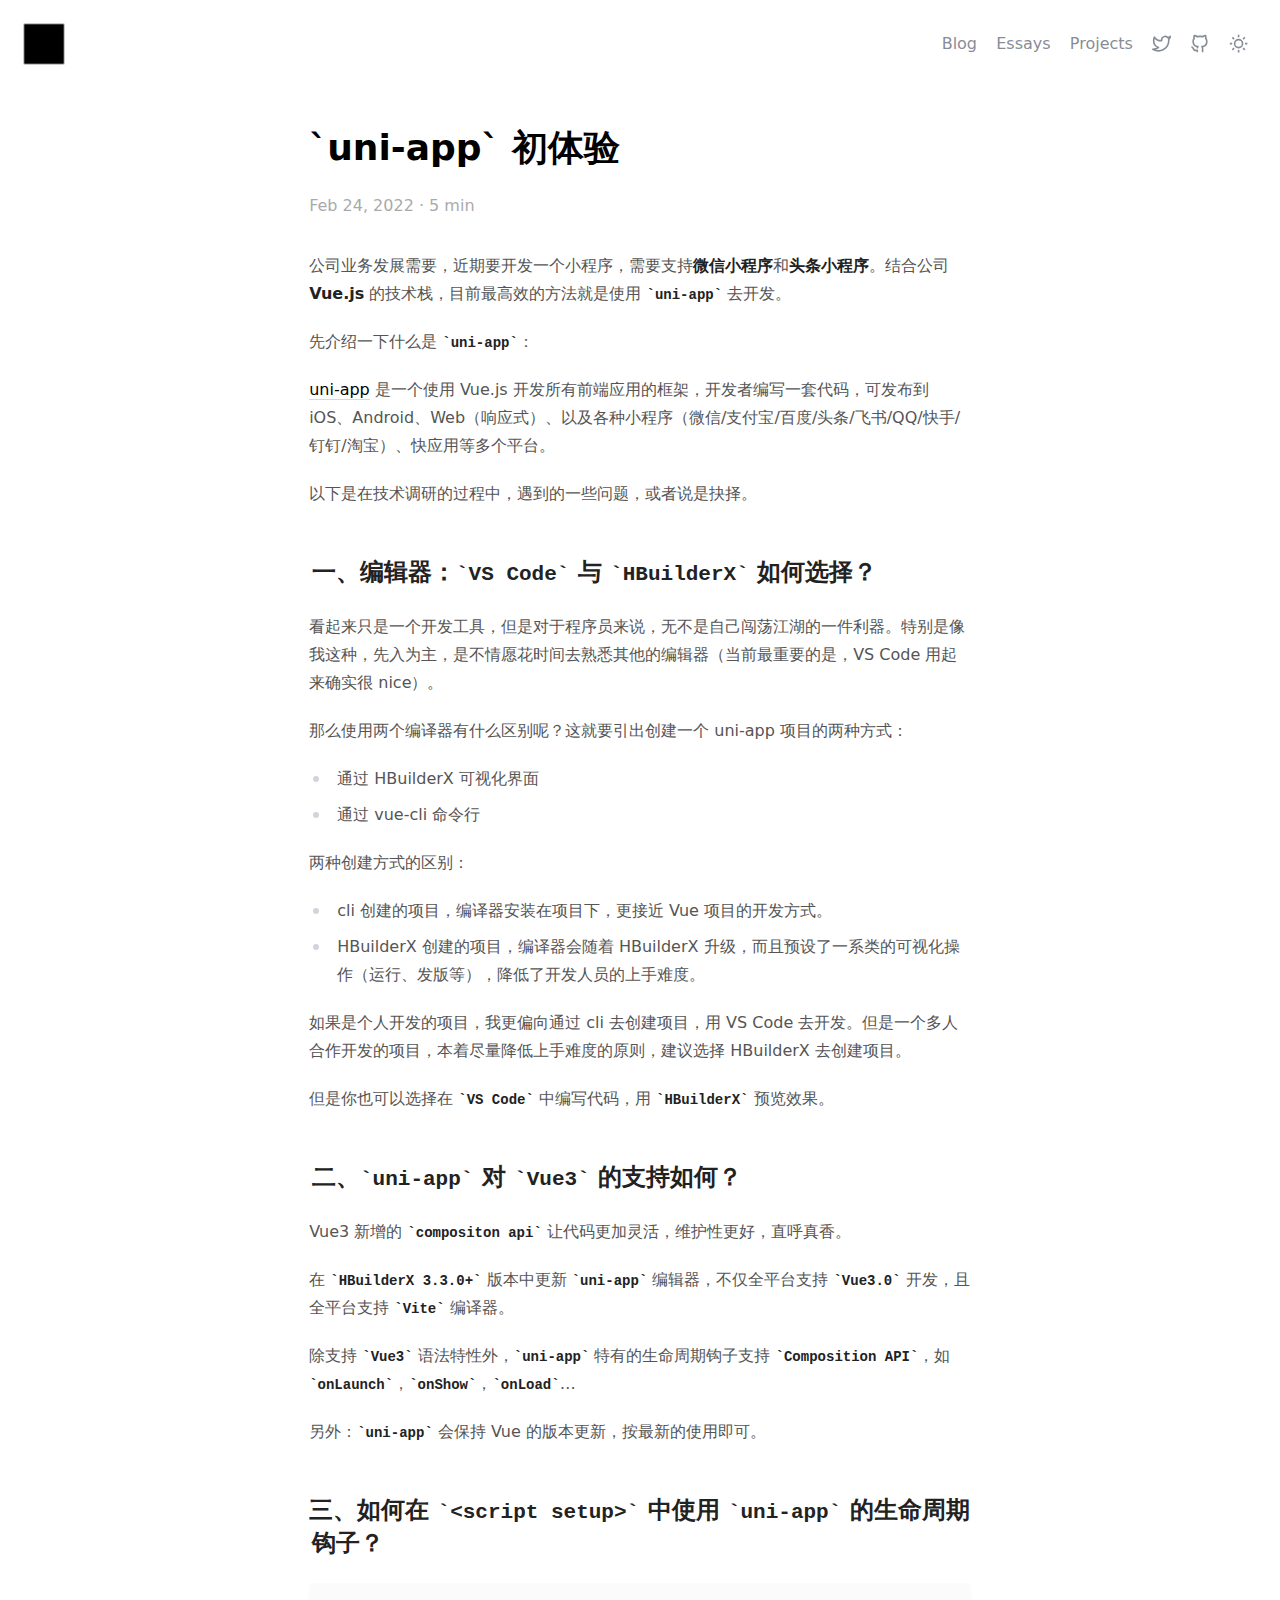
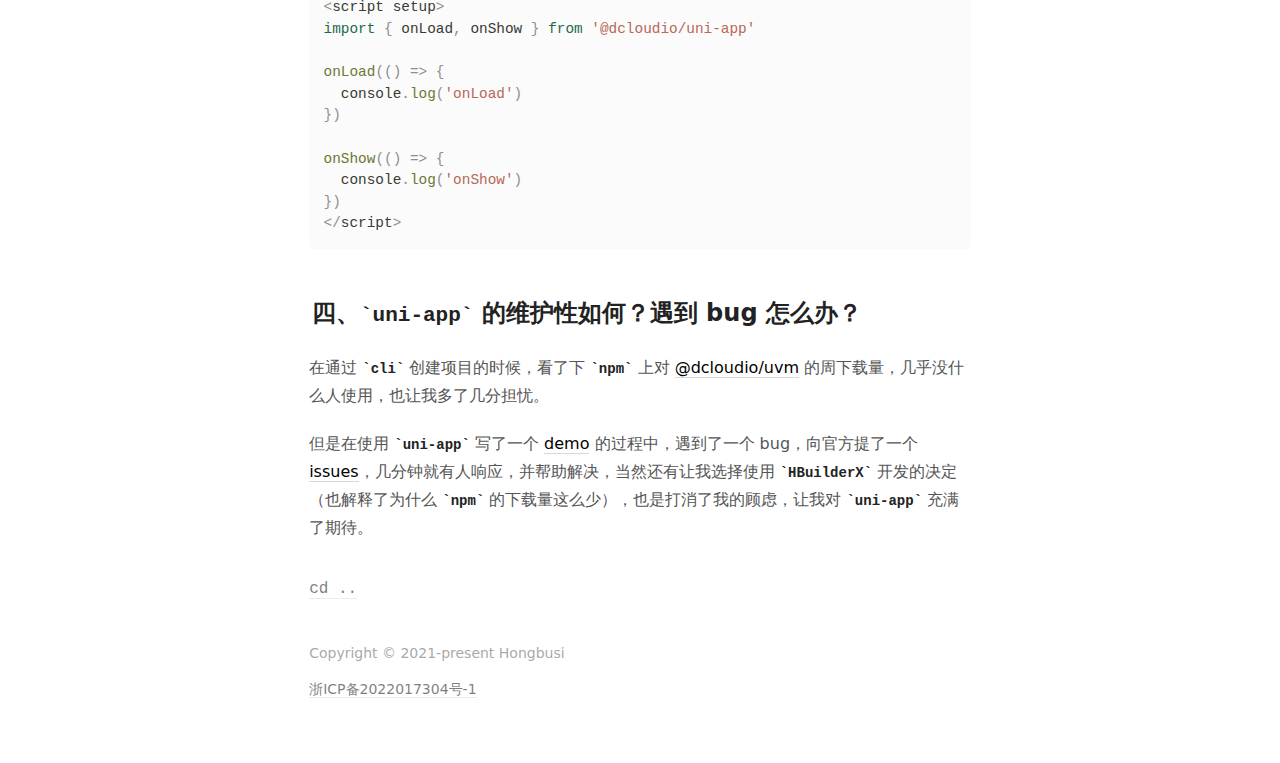
<file: posts/uni-app.html>
<!DOCTYPE html><html lang="en"><head><meta charset="UTF-8"><meta name="author" content="Hongbusi"><meta http-equiv="X-UA-Compatible" content="chrome=1"><meta name="revisit-after" content="7 days"><meta name="viewport" content="width=device-width,initial-scale=1"><link rel="icon" href="/favicon.svg" type="image/svg+xml"><meta name="theme-color" content="#ffffff"><title>`uni-app` 初体验</title><script>!function(){var e=window.matchMedia&&window.matchMedia("(prefers-color-scheme: dark)").matches,t=localStorage.getItem("vueuse-color-scheme")||"auto";("dark"===t||e&&"light"!==t)&&document.documentElement.classList.toggle("dark",!0)}()</script><!-- Global site tag (gtag.js) - Google Analytics --><script async="" src="https://www.googletagmanager.com/gtag/js?id=UA-221814222-1"></script><script>function gtag(){dataLayer.push(arguments)}window.dataLayer=window.dataLayer||[],gtag("js",new Date),gtag("config","UA-221814222-1")</script><script type="module" crossorigin="" src="/assets/app.aff35abf.js"></script><link rel="modulepreload" href="/assets/vendor.2cd3f507.js"><style>*,:after,:before{box-sizing:border-box;border-width:0;border-style:solid;border-color:currentColor}html{line-height:1.5;-webkit-text-size-adjust:100%;-moz-tab-size:4;tab-size:4;font-family:ui-sans-serif,system-ui,-apple-system,BlinkMacSystemFont,Segoe UI,Roboto,Helvetica Neue,Arial,Noto Sans,sans-serif,"Apple Color Emoji","Segoe UI Emoji",Segoe UI Symbol,"Noto Color Emoji"}body{margin:0;line-height:inherit}h1,h2{font-size:inherit;font-weight:inherit}a{color:inherit;text-decoration:inherit}strong{font-weight:bolder}code,pre{font-family:ui-monospace,SFMono-Regular,Menlo,Monaco,Consolas,Liberation Mono,Courier New,monospace;font-size:1em}h1,h2,p,pre{margin:0}ul{list-style:none;margin:0;padding:0}img,svg{display:block;vertical-align:middle}img{max-width:100%;height:auto}:root{--c-bg:#fff;--c-scrollbar:#eee;--c-scrollbar-hover:#bbb}html{background-color:var(--c-bg)}html{overflow:scroll}*{scrollbar-color:var(--c-scrollbar) var(--c-bg)}.prose{color:var(--fg);max-width:65ch;font-size:1rem;line-height:1.75}.prose a{color:var(--fg-deeper);text-decoration:none;font-weight:500}.prose strong{color:var(--fg-deep);font-weight:600}.prose ul>li{position:relative;padding-left:1.75em}.prose ul>li:before{content:"";position:absolute;background-color:#d1d5db;border-radius:50%;width:.375em;height:.375em;top:.6875em;left:.25em}.prose h1{color:var(--fg-deeper);font-weight:800;font-size:2.25em;margin-top:0;margin-bottom:.8888889em;line-height:1.1111111}.prose h2{color:var(--fg-deep);font-weight:700;font-size:1.5em;margin-top:2em;margin-bottom:1em;line-height:1.3333333}.prose code{color:var(--fg-deep);font-weight:600;font-size:.875em}.prose code:before{content:"`"}.prose code:after{content:"`"}.prose pre{color:#e5e7eb;background-color:#1f2937;overflow-x:auto;font-size:.875em;line-height:1.7142857;margin-top:1.7142857em;margin-bottom:1.7142857em;border-radius:.375rem;padding:.8571429em 1.1428571em}.prose pre code{background-color:transparent;border-width:0;border-radius:0;padding:0;font-weight:400;color:inherit;font-size:inherit;font-family:inherit;line-height:inherit}.prose pre code:before{content:none}.prose pre code:after{content:none}.prose p{margin-top:1.25em;margin-bottom:1.25em}.prose h2 code{font-size:.875em}.prose ul{margin-top:1.25em;margin-bottom:1.25em;list-style-type:none}.prose li{margin-top:.5em;margin-bottom:.5em}.prose h2+*{margin-top:0}.prose>:first-child{margin-top:0}.prose>:last-child{margin-bottom:0}:root{--prism-scheme:light;--prism-foreground:#6e6e6e;--prism-background:#f4f4f4;--prism-comment:#a8a8a8;--prism-string:#555555;--prism-literal:#333333;--prism-keyword:#000000;--prism-function:#4f4f4f;--prism-deleted:#333333;--prism-class:#333333;--prism-builtin:#757575;--prism-property:#333333;--prism-namespace:#4f4f4f;--prism-punctuation:#ababab;--prism-decorator:var(--prism-class);--prism-operator:var(--prism-punctuation);--prism-number:var(--prism-literal);--prism-boolean:var(--prism-literal);--prism-variable:var(--prism-literal);--prism-constant:var(--prism-literal);--prism-symbol:var(--prism-literal);--prism-interpolation:var(--prism-literal);--prism-selector:var(--prism-keyword);--prism-keyword-control:var(--prism-keyword);--prism-regex:var(--prism-string);--prism-json-property:var(--prism-property);--prism-inline-background:var(--prism-background);--prism-comment-style:italic;--prism-url-decoration:underline;--prism-line-number:#a5a5a5;--prism-line-number-gutter:#333333;--prism-line-highlight-background:#eeeeee;--prism-selection-background:#aaaaaa;--prism-marker-color:var(--prism-foreground);--prism-marker-opacity:.4;--prism-marker-font-size:.8em;--prism-font-size:1em;--prism-line-height:1.5em;--prism-font-family:monospace;--prism-inline-font-size:var(--prism-font-size);--prism-block-font-size:var(--prism-font-size);--prism-tab-size:2;--prism-block-padding-x:1em;--prism-block-padding-y:1em;--prism-block-margin-x:0;--prism-block-margin-y:.5em;--prism-block-radius:.3em;--prism-inline-padding-x:.3em;--prism-inline-padding-y:.1em;--prism-inline-radius:.3em}code[class*=language-],pre[class*=language-]{font-size:var(--prism-font-size);font-family:var(--prism-font-family);direction:ltr;text-align:left;white-space:pre;word-spacing:normal;word-break:normal;line-height:var(--prism-line-height);-moz-tab-size:var(--prism-tab-size);-o-tab-size:var(--prism-tab-size);tab-size:var(--prism-tab-size);-webkit-hyphens:none;-moz-hyphens:none;-ms-hyphens:none;hyphens:none;color:var(--prism-foreground)!important}pre[class*=language-]{font-size:var(--prism-block-font-size);padding:var(--prism-block-padding-y) var(--prism-block-padding-x);margin:var(--prism-block-margin-y) var(--prism-block-margin-x);border-radius:var(--prism-block-radius);overflow:auto;background:var(--prism-background)}code[class*=language-] ::-moz-selection,code[class*=language-] ::selection,code[class*=language-]::-moz-selection,code[class*=language-]::selection,pre[class*=language-] ::-moz-selection,pre[class*=language-] ::selection,pre[class*=language-]::-moz-selection,pre[class*=language-]::selection{background:var(--prism-selection-background)}.token.string{color:var(--prism-string)}.token.punctuation{color:var(--prism-punctuation)}.token.operator{color:var(--prism-operator)}.token.keyword{color:var(--prism-keyword)}.token.function{color:var(--prism-function)}:root{--prism-font-size:.9rem;--prism-font-family:"Fira Code",monospace}:root{--prism-font-family:"Input Mono",monospace}html:not(.dark){--prism-foreground:#393a34;--prism-background:#fbfbfb;--prism-comment:#a0ada0;--prism-string:#b56959;--prism-literal:#2f8a89;--prism-number:#296aa3;--prism-keyword:#1c6b48;--prism-function:#6c7834;--prism-boolean:#1c6b48;--prism-constant:#a65e2b;--prism-deleted:#a14f55;--prism-class:#2993a3;--prism-builtin:#ab5959;--prism-property:#b58451;--prism-namespace:#b05a78;--prism-punctuation:#8e8f8b;--prism-decorator:#bd8f8f;--prism-regex:#ab5e3f;--prism-json-property:#698c96}.prose{--fg:#555;--fg-deep:#222;--fg-deeper:#000;color:var(--fg)}.prose a{font-weight:inherit;text-decoration:none;border-bottom:1px solid rgba(125,125,125,.3);transition:border .3s ease-in-out}.prose a:hover{border-bottom:1px solid var(--fg)}a.header-anchor{float:left;margin-top:.125em;margin-left:-1.2em;padding-right:.5em;font-size:.85em;opacity:0;text-decoration:none;border:0!important}a.header-anchor:focus,a.header-anchor:hover{text-decoration:none}h2:focus .header-anchor,h2:hover .header-anchor{opacity:.5}.absolute{position:absolute}.z-40{z-index:40}.m-6{margin:1.5rem}.m-auto{margin:auto}.\!-mt-2{margin-top:-.5rem!important}.mb-0{margin-bottom:0}.mb-6{margin-bottom:1.5rem}.mb-8{margin-bottom:2rem}.mt-10{margin-top:2.5rem}.mt-4{margin-top:1rem}.mt-8{margin-top:2rem}.h-10{height:2.5rem}.w-10{width:2.5rem}.flex{display:flex}.flex-col{flex-direction:column}.select-none{user-select:none}.px-7{padding-left:1.75rem;padding-right:1.75rem}.py-10{padding-top:2.5rem;padding-bottom:2.5rem}.font-mono{font-family:ui-monospace,SFMono-Regular,Menlo,Monaco,Consolas,"Liberation Mono","Courier New",monospace}.font-sans{font-family:Inter,Inter var,system-ui,-apple-system,BlinkMacSystemFont,Segoe UI,Roboto,Helvetica Neue,Arial,Noto Sans,sans-serif,Apple Color Emoji,Segoe UI Emoji,Segoe UI Symbol,Noto Color Emoji}.text-sm{font-size:.875rem;line-height:1.25rem}.text-gray-700{--un-text-opacity:1;color:rgba(55,65,81,var(--un-text-opacity))}.no-underline{text-decoration:none}.opacity-50{opacity:.5}.hover\:opacity-75:hover{opacity:.75}.outline-none{outline:2px solid transparent;outline-offset:2px}@media (max-width:768px){.lt-md\:hidden{display:none}}@media (min-width:768px){.md\:hidden{display:none}}@media (min-width:1024px){.lg\:fixed{position:fixed}}.nav[data-v-70585b6f]{padding:2rem;width:100%;display:grid;grid-template-columns:auto max-content;box-sizing:border-box}.nav>[data-v-70585b6f]{margin:auto}.nav a[data-v-70585b6f]{cursor:pointer;text-decoration:none;color:inherit;transition:opacity .2s ease;opacity:.6;outline:0}.nav a[data-v-70585b6f]:hover{opacity:1;text-decoration-color:inherit}.nav .right[data-v-70585b6f]{display:grid;grid-gap:1.2rem;grid-auto-flow:column}.nav .right>[data-v-70585b6f]{margin:auto}</style><link rel="preload" href="/assets/app.f6809369.css" as="style"><link rel="modulepreload" crossorigin="" href="/assets/uni-app.cef91a33.js"><link rel="modulepreload" crossorigin="" href="/assets/Post.5577dd8f.js"><link rel="preload" href="/assets/Post.844d8ce7.css" as="style"><meta name="description" content="Hongbusi's Portfolio"><meta name="twitter:card" content="summary"><meta name="twitter:creator" content="@Hongbusi"><meta property="og:title" content="`uni-app` 初体验"><meta name="head:count" content="4"></head><body class="font-sans text-gray-700 dark:text-gray-200"><div id="app" data-server-rendered="true"><!--[--><header class="header z-40" data-v-70585b6f=""><a href="/" class="w-10 h-10 absolute lg:fixed m-6 select-none outline-none" focusable="false" data-v-70585b6f=""><img class="" src="/logo.png" alt="logo" data-v-70585b6f=""></a><nav class="nav" data-v-70585b6f=""><div class="spacer" data-v-70585b6f=""></div><div class="right" data-v-70585b6f=""><a href="/posts" class="" data-v-70585b6f=""><span class="lt-md:hidden" data-v-70585b6f="">Blog</span><svg style="vertical-align:sub" class="inline md:hidden" width="1.2em" height="1.2em" preserveAspectRatio="xMidYMid meet" viewBox="0 0 24 24" data-v-70585b6f=""><path fill="currentColor" d="M20 22H4a1 1 0 0 1-1-1V3a1 1 0 0 1 1-1h16a1 1 0 0 1 1 1v18a1 1 0 0 1-1 1zm-1-2V4H5v16h14zM7 6h4v4H7V6zm0 6h10v2H7v-2zm0 4h10v2H7v-2zm6-9h4v2h-4V7z"></path></svg></a><a href="/essays" class="" data-v-70585b6f=""><span class="lt-md:hidden" data-v-70585b6f="">Essays</span><svg style="vertical-align:sub" class="inline md:hidden" width="1.2em" height="1.2em" preserveAspectRatio="xMidYMid meet" viewBox="-2 -2 24 24" data-v-70585b6f=""><path fill="currentColor" d="m5.72 14.456l1.761-.508l10.603-10.73a.456.456 0 0 0-.003-.64l-.635-.642a.443.443 0 0 0-.632-.003L6.239 12.635l-.52 1.82zM18.703.664l.635.643c.876.887.884 2.318.016 3.196L8.428 15.561l-3.764 1.084a.901.901 0 0 1-1.11-.623a.915.915 0 0 1-.002-.506l1.095-3.84L15.544.647a2.215 2.215 0 0 1 3.159.016zM7.184 1.817c.496 0 .898.407.898.909a.903.903 0 0 1-.898.909H3.592c-.992 0-1.796.814-1.796 1.817v10.906c0 1.004.804 1.818 1.796 1.818h10.776c.992 0 1.797-.814 1.797-1.818v-3.635c0-.502.402-.909.898-.909s.898.407.898.91v3.634c0 2.008-1.609 3.636-3.593 3.636H3.592C1.608 19.994 0 18.366 0 16.358V5.452c0-2.007 1.608-3.635 3.592-3.635h3.592z"></path></svg></a><a href="/projects" class="" data-v-70585b6f=""><span class="lt-md:hidden" data-v-70585b6f="">Projects</span><svg style="vertical-align:sub" class="inline md:hidden" width="1.2em" height="1.2em" preserveAspectRatio="xMidYMid meet" viewBox="0 0 24 24" data-v-70585b6f=""><path fill="currentColor" d="M9.973 18H11v-5h2v5h1.027c.132-1.202.745-2.194 1.74-3.277c.113-.122.832-.867.917-.973a6 6 0 1 0-9.37-.002c.086.107.807.853.918.974c.996 1.084 1.609 2.076 1.741 3.278zM10 20v1h4v-1h-4zm-4.246-5a8 8 0 1 1 12.49.002C17.624 15.774 16 17 16 18.5V21a2 2 0 0 1-2 2h-4a2 2 0 0 1-2-2v-2.5C8 17 6.375 15.774 5.754 15z"></path></svg></a><a href="https://twitter.com/Hongbusi" target="_blank" title="Twitter" data-v-70585b6f=""><svg style="vertical-align:sub" class="inline" width="1.2em" height="1.2em" preserveAspectRatio="xMidYMid meet" viewBox="0 0 24 24" data-v-70585b6f=""><path fill="none" stroke="currentColor" stroke-linecap="round" stroke-linejoin="round" stroke-width="2" d="M23 3a10.9 10.9 0 0 1-3.14 1.53a4.48 4.48 0 0 0-7.86 3v1A10.66 10.66 0 0 1 3 4s-4 9 5 13a11.64 11.64 0 0 1-7 2c9 5 20 0 20-11.5a4.5 4.5 0 0 0-.08-.83A7.72 7.72 0 0 0 23 3z"></path></svg></a><a href="https://github.com/Hongbusi" target="_blank" title="GitHub" data-v-70585b6f=""><svg style="vertical-align:sub" class="inline" width="1.2em" height="1.2em" preserveAspectRatio="xMidYMid meet" viewBox="0 0 24 24" data-v-70585b6f=""><path fill="currentColor" d="M10.07 20.503a1 1 0 0 0-1.18-.983c-1.31.24-2.963.276-3.402-.958a5.708 5.708 0 0 0-1.837-2.415a1.2 1.2 0 0 1-.167-.11a1 1 0 0 0-.93-.645h-.005a1 1 0 0 0-1 .995c-.004.815.81 1.338 1.141 1.514a4.44 4.44 0 0 1 .924 1.36c.365 1.023 1.423 2.576 4.466 2.376l.003.098l.004.268a1 1 0 0 0 2 0l-.005-.318c-.005-.19-.012-.464-.012-1.182ZM20.737 5.377a5.39 5.39 0 0 0 .09-.42a6.278 6.278 0 0 0-.408-3.293a1.002 1.002 0 0 0-.615-.58c-.356-.12-1.67-.357-4.184 1.25a13.87 13.87 0 0 0-6.354 0C6.762.75 5.455.966 5.102 1.079a.997.997 0 0 0-.631.584a6.3 6.3 0 0 0-.404 3.357c.025.127.051.246.079.354a6.27 6.27 0 0 0-1.256 3.83a8.422 8.422 0 0 0 .043.921c.334 4.603 3.334 5.984 5.424 6.459a4.591 4.591 0 0 0-.118.4a1 1 0 0 0 1.942.479a1.678 1.678 0 0 1 .468-.878a1 1 0 0 0-.546-1.745c-3.454-.395-4.954-1.802-5.18-4.899a6.61 6.61 0 0 1-.033-.738a4.258 4.258 0 0 1 .92-2.713a3.022 3.022 0 0 1 .195-.231a1 1 0 0 0 .188-1.025a3.388 3.388 0 0 1-.155-.555a4.094 4.094 0 0 1 .079-1.616a7.543 7.543 0 0 1 2.415 1.18a1.009 1.009 0 0 0 .827.133a11.777 11.777 0 0 1 6.173.001a1.005 1.005 0 0 0 .83-.138a7.572 7.572 0 0 1 2.406-1.19a4.04 4.04 0 0 1 .087 1.578a3.205 3.205 0 0 1-.169.607a1 1 0 0 0 .188 1.025c.078.087.155.18.224.268A4.122 4.122 0 0 1 20 9.203a7.039 7.039 0 0 1-.038.777c-.22 3.056-1.725 4.464-5.195 4.86a1 1 0 0 0-.546 1.746a1.63 1.63 0 0 1 .466.908a3.06 3.06 0 0 1 .093.82v2.333c-.01.648-.01 1.133-.01 1.356a1 1 0 1 0 2 0c0-.217 0-.692.01-1.34v-2.35a4.881 4.881 0 0 0-.155-1.311a4.256 4.256 0 0 0-.116-.416a6.513 6.513 0 0 0 5.445-6.424A8.697 8.697 0 0 0 22 9.203a6.13 6.13 0 0 0-1.263-3.826Z"></path></svg></a><a class="select-none" title="Toggle Color Scheme" data-v-70585b6f=""><svg style="vertical-align:sub;display:none" class="inline" width="1.2em" height="1.2em" preserveAspectRatio="xMidYMid meet" viewBox="0 0 24 24"><path fill="currentColor" d="M10 7a7 7 0 0 0 12 4.9v.1c0 5.523-4.477 10-10 10S2 17.523 2 12S6.477 2 12 2h.1A6.979 6.979 0 0 0 10 7zm-6 5a8 8 0 0 0 15.062 3.762A9 9 0 0 1 8.238 4.938A7.999 7.999 0 0 0 4 12z"></path></svg><svg style="vertical-align:sub" class="inline" width="1.2em" height="1.2em" preserveAspectRatio="xMidYMid meet" viewBox="0 0 24 24"><path fill="currentColor" d="M12 18a6 6 0 1 1 0-12a6 6 0 0 1 0 12zm0-2a4 4 0 1 0 0-8a4 4 0 0 0 0 8zM11 1h2v3h-2V1zm0 19h2v3h-2v-3zM3.515 4.929l1.414-1.414L7.05 5.636L5.636 7.05L3.515 4.93zM16.95 18.364l1.414-1.414l2.121 2.121l-1.414 1.414l-2.121-2.121zm2.121-14.85l1.414 1.415l-2.121 2.121l-1.414-1.414l2.121-2.121zM5.636 16.95l1.414 1.414l-2.121 2.121l-1.414-1.414l2.121-2.121zM23 11v2h-3v-2h3zM4 11v2H1v-2h3z"></path></svg></a></div></nav></header><main class="px-7 py-10"><!--[--><div class="prose m-auto mb-8"><h1 class="mb-0">`uni-app` 初体验</h1><p class="opacity-50 !-mt-2">Feb 24 <span>· 5 min</span></p><!----></div><article><!--[--><div class="prose m-auto"><p>公司业务发展需要，近期要开发一个小程序，需要支持<strong>微信小程序</strong>和<strong>头条小程序</strong>。结合公司 <strong>Vue.js</strong> 的技术栈，目前最高效的方法就是使用 <code>uni-app</code> 去开发。</p><p>先介绍一下什么是 <code>uni-app</code>：</p><p><a href="https://github.com/dcloudio/uni-app" target="_blank" rel="noopener">uni-app</a> 是一个使用 Vue.js 开发所有前端应用的框架，开发者编写一套代码，可发布到 iOS、Android、Web（响应式）、以及各种小程序（微信/支付宝/百度/头条/飞书/QQ/快手/钉钉/淘宝）、快应用等多个平台。</p><p>以下是在技术调研的过程中，遇到的一些问题，或者说是抉择。</p><h2 id="一、编辑器：vs-code-与-hbuilderx-如何选择？" tabindex="-1">一、编辑器：<code>VS Code</code> 与 <code>HBuilderX</code> 如何选择？ <a class="header-anchor" href="#一、编辑器：vs-code-与-hbuilderx-如何选择？" aria-hidden="true">#</a></h2><p>看起来只是一个开发工具，但是对于程序员来说，无不是自己闯荡江湖的一件利器。特别是像我这种，先入为主，是不情愿花时间去熟悉其他的编辑器（当前最重要的是，VS Code 用起来确实很 nice）。</p><p>那么使用两个编译器有什么区别呢？这就要引出创建一个 uni-app 项目的两种方式：</p><ul><li>通过 HBuilderX 可视化界面</li><li>通过 vue-cli 命令行</li></ul><p>两种创建方式的区别：</p><ul><li>cli 创建的项目，编译器安装在项目下，更接近 Vue 项目的开发方式。</li><li>HBuilderX 创建的项目，编译器会随着 HBuilderX 升级，而且预设了一系类的可视化操作（运行、发版等），降低了开发人员的上手难度。</li></ul><p>如果是个人开发的项目，我更偏向通过 cli 去创建项目，用 VS Code 去开发。但是一个多人合作开发的项目，本着尽量降低上手难度的原则，建议选择 HBuilderX 去创建项目。</p><p>但是你也可以选择在 <code>VS Code</code> 中编写代码，用 <code>HBuilderX</code> 预览效果。</p><h2 id="二、uni-app-对-vue3-的支持如何？" tabindex="-1">二、<code>uni-app</code> 对 <code>Vue3</code> 的支持如何？ <a class="header-anchor" href="#二、uni-app-对-vue3-的支持如何？" aria-hidden="true">#</a></h2><p>Vue3 新增的 <code>compositon api</code> 让代码更加灵活，维护性更好，直呼真香。</p><p>在 <code>HBuilderX 3.3.0+</code> 版本中更新 <code>uni-app</code> 编辑器，不仅全平台支持 <code>Vue3.0</code> 开发，且全平台支持 <code>Vite</code> 编译器。</p><p>除支持 <code>Vue3</code> 语法特性外，<code>uni-app</code> 特有的生命周期钩子支持 <code>Composition API</code>，如 <code>onLaunch</code>，<code>onShow</code>，<code>onLoad</code>…</p><p>另外：<code>uni-app</code> 会保持 Vue 的版本更新，按最新的使用即可。</p><h2 id="三、如何在-script-setup-中使用-uni-app-的生命周期钩子？" tabindex="-1">三、如何在 <code>&lt;script setup&gt;</code> 中使用 <code>uni-app</code> 的生命周期钩子？ <a class="header-anchor" href="#三、如何在-script-setup-中使用-uni-app-的生命周期钩子？" aria-hidden="true">#</a></h2><pre class="language-js"><code class="language-js"><span class="token operator">&lt;</span>script setup<span class="token operator">&gt;</span>
<span class="token keyword">import</span> <span class="token punctuation">{</span> onLoad<span class="token punctuation">,</span> onShow <span class="token punctuation">}</span> <span class="token keyword">from</span> <span class="token string">'@dcloudio/uni-app'</span>

<span class="token function">onLoad</span><span class="token punctuation">(</span><span class="token punctuation">(</span><span class="token punctuation">)</span> <span class="token operator">=&gt;</span> <span class="token punctuation">{</span>
  console<span class="token punctuation">.</span><span class="token function">log</span><span class="token punctuation">(</span><span class="token string">'onLoad'</span><span class="token punctuation">)</span>
<span class="token punctuation">}</span><span class="token punctuation">)</span>

<span class="token function">onShow</span><span class="token punctuation">(</span><span class="token punctuation">(</span><span class="token punctuation">)</span> <span class="token operator">=&gt;</span> <span class="token punctuation">{</span>
  console<span class="token punctuation">.</span><span class="token function">log</span><span class="token punctuation">(</span><span class="token string">'onShow'</span><span class="token punctuation">)</span>
<span class="token punctuation">}</span><span class="token punctuation">)</span>
<span class="token operator">&lt;</span><span class="token operator">/</span>script<span class="token operator">&gt;</span>
</code></pre><h2 id="四、uni-app-的维护性如何？遇到-bug-怎么办？" tabindex="-1">四、<code>uni-app</code> 的维护性如何？遇到 bug 怎么办？ <a class="header-anchor" href="#四、uni-app-的维护性如何？遇到-bug-怎么办？" aria-hidden="true">#</a></h2><p>在通过 <code>cli</code> 创建项目的时候，看了下 <code>npm</code> 上对 <a href="https://www.npmjs.com/package/@dcloudio/uvm" target="_blank" rel="noopener">@dcloudio/uvm</a> 的周下载量，几乎没什么人使用，也让我多了几分担忧。</p><p>但是在使用 <code>uni-app</code> 写了一个 <a href="https://www.github.com/Hongbusi/uni-app-demo" target="_blank" rel="noopener">demo</a> 的过程中，遇到了一个 bug，向官方提了一个 <a href="https://github.com/dcloudio/uni-app/issues/3277" target="_blank" rel="noopener">issues</a>，几分钟就有人响应，并帮助解决，当然还有让我选择使用 <code>HBuilderX</code> 开发的决定（也解释了为什么 <code>npm</code> 的下载量这么少），也是打消了我的顾虑，让我对 <code>uni-app</code> 充满了期待。</p></div><!--]--></article><div class="prose m-auto mt-8 mb-8"><a href="/posts" class="font-mono no-underline opacity-50 hover:opacity-75">cd ..</a></div><!--]--><div class="mt-10 mb-6 prose m-auto opacity-50 flex flex-col"><span class="text-sm">Copyright © 2021-present Hongbusi</span><span class="text-sm mt-4"><a href="https://beian.miit.gov.cn" target="_blank"> 浙ICP备2022017304号-1</a></span></div></main><!--]--></div><link rel="stylesheet" href="/assets/app.f6809369.css"><link rel="stylesheet" href="/assets/Post.844d8ce7.css"></body></html>
</file>
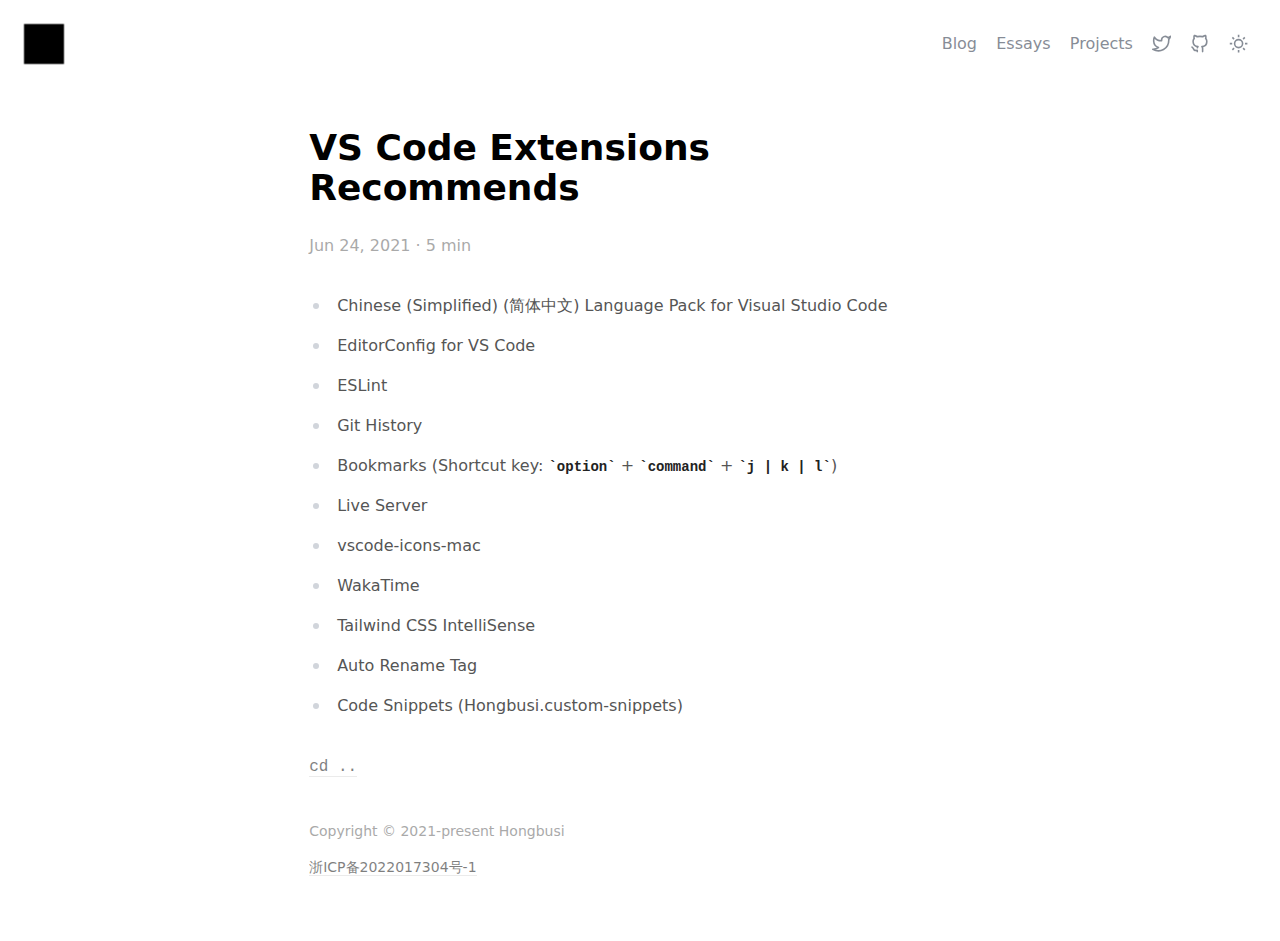
<file: posts/vscode-extensions.html>
<!DOCTYPE html><html lang="en"><head><meta charset="UTF-8"><meta name="author" content="Hongbusi"><meta http-equiv="X-UA-Compatible" content="chrome=1"><meta name="revisit-after" content="7 days"><meta name="viewport" content="width=device-width,initial-scale=1"><link rel="icon" href="/favicon.svg" type="image/svg+xml"><meta name="theme-color" content="#ffffff"><title>VS Code Extensions Recommends</title><script>!function(){var e=window.matchMedia&&window.matchMedia("(prefers-color-scheme: dark)").matches,t=localStorage.getItem("vueuse-color-scheme")||"auto";("dark"===t||e&&"light"!==t)&&document.documentElement.classList.toggle("dark",!0)}()</script><!-- Global site tag (gtag.js) - Google Analytics --><script async="" src="https://www.googletagmanager.com/gtag/js?id=UA-221814222-1"></script><script>function gtag(){dataLayer.push(arguments)}window.dataLayer=window.dataLayer||[],gtag("js",new Date),gtag("config","UA-221814222-1")</script><script type="module" crossorigin="" src="/assets/app.aff35abf.js"></script><link rel="modulepreload" href="/assets/vendor.2cd3f507.js"><style>*,:after,:before{box-sizing:border-box;border-width:0;border-style:solid;border-color:currentColor}html{line-height:1.5;-webkit-text-size-adjust:100%;-moz-tab-size:4;tab-size:4;font-family:ui-sans-serif,system-ui,-apple-system,BlinkMacSystemFont,Segoe UI,Roboto,Helvetica Neue,Arial,Noto Sans,sans-serif,"Apple Color Emoji","Segoe UI Emoji",Segoe UI Symbol,"Noto Color Emoji"}body{margin:0;line-height:inherit}h1{font-size:inherit;font-weight:inherit}a{color:inherit;text-decoration:inherit}code{font-family:ui-monospace,SFMono-Regular,Menlo,Monaco,Consolas,Liberation Mono,Courier New,monospace;font-size:1em}h1,p{margin:0}ul{list-style:none;margin:0;padding:0}img,svg{display:block;vertical-align:middle}img{max-width:100%;height:auto}:root{--c-bg:#fff;--c-scrollbar:#eee;--c-scrollbar-hover:#bbb}html{background-color:var(--c-bg)}html{overflow:scroll}*{scrollbar-color:var(--c-scrollbar) var(--c-bg)}.prose{color:var(--fg);max-width:65ch;font-size:1rem;line-height:1.75}.prose a{color:var(--fg-deeper);text-decoration:none;font-weight:500}.prose ul>li{position:relative;padding-left:1.75em}.prose ul>li:before{content:"";position:absolute;background-color:#d1d5db;border-radius:50%;width:.375em;height:.375em;top:.6875em;left:.25em}.prose h1{color:var(--fg-deeper);font-weight:800;font-size:2.25em;margin-top:0;margin-bottom:.8888889em;line-height:1.1111111}.prose code{color:var(--fg-deep);font-weight:600;font-size:.875em}.prose code:before{content:"`"}.prose code:after{content:"`"}.prose p{margin-top:1.25em;margin-bottom:1.25em}.prose ul{margin-top:1.25em;margin-bottom:1.25em;list-style-type:none}.prose li{margin-top:.5em;margin-bottom:.5em}.prose>ul>li p{margin-top:.75em;margin-bottom:.75em}.prose>:first-child{margin-top:0}.prose>:last-child{margin-bottom:0}:root{--prism-scheme:light;--prism-foreground:#6e6e6e;--prism-background:#f4f4f4;--prism-comment:#a8a8a8;--prism-string:#555555;--prism-literal:#333333;--prism-keyword:#000000;--prism-function:#4f4f4f;--prism-deleted:#333333;--prism-class:#333333;--prism-builtin:#757575;--prism-property:#333333;--prism-namespace:#4f4f4f;--prism-punctuation:#ababab;--prism-decorator:var(--prism-class);--prism-operator:var(--prism-punctuation);--prism-number:var(--prism-literal);--prism-boolean:var(--prism-literal);--prism-variable:var(--prism-literal);--prism-constant:var(--prism-literal);--prism-symbol:var(--prism-literal);--prism-interpolation:var(--prism-literal);--prism-selector:var(--prism-keyword);--prism-keyword-control:var(--prism-keyword);--prism-regex:var(--prism-string);--prism-json-property:var(--prism-property);--prism-inline-background:var(--prism-background);--prism-comment-style:italic;--prism-url-decoration:underline;--prism-line-number:#a5a5a5;--prism-line-number-gutter:#333333;--prism-line-highlight-background:#eeeeee;--prism-selection-background:#aaaaaa;--prism-marker-color:var(--prism-foreground);--prism-marker-opacity:.4;--prism-marker-font-size:.8em;--prism-font-size:1em;--prism-line-height:1.5em;--prism-font-family:monospace;--prism-inline-font-size:var(--prism-font-size);--prism-block-font-size:var(--prism-font-size);--prism-tab-size:2;--prism-block-padding-x:1em;--prism-block-padding-y:1em;--prism-block-margin-x:0;--prism-block-margin-y:.5em;--prism-block-radius:.3em;--prism-inline-padding-x:.3em;--prism-inline-padding-y:.1em;--prism-inline-radius:.3em}:root{--prism-font-size:.9rem;--prism-font-family:"Fira Code",monospace}:root{--prism-font-family:"Input Mono",monospace}html:not(.dark){--prism-foreground:#393a34;--prism-background:#fbfbfb;--prism-comment:#a0ada0;--prism-string:#b56959;--prism-literal:#2f8a89;--prism-number:#296aa3;--prism-keyword:#1c6b48;--prism-function:#6c7834;--prism-boolean:#1c6b48;--prism-constant:#a65e2b;--prism-deleted:#a14f55;--prism-class:#2993a3;--prism-builtin:#ab5959;--prism-property:#b58451;--prism-namespace:#b05a78;--prism-punctuation:#8e8f8b;--prism-decorator:#bd8f8f;--prism-regex:#ab5e3f;--prism-json-property:#698c96}.prose{--fg:#555;--fg-deep:#222;--fg-deeper:#000;color:var(--fg)}.prose a{font-weight:inherit;text-decoration:none;border-bottom:1px solid rgba(125,125,125,.3);transition:border .3s ease-in-out}.prose a:hover{border-bottom:1px solid var(--fg)}.absolute{position:absolute}.z-40{z-index:40}.m-6{margin:1.5rem}.m-auto{margin:auto}.\!-mt-2{margin-top:-.5rem!important}.mb-0{margin-bottom:0}.mb-6{margin-bottom:1.5rem}.mb-8{margin-bottom:2rem}.mt-10{margin-top:2.5rem}.mt-4{margin-top:1rem}.mt-8{margin-top:2rem}.h-10{height:2.5rem}.w-10{width:2.5rem}.flex{display:flex}.flex-col{flex-direction:column}.select-none{user-select:none}.px-7{padding-left:1.75rem;padding-right:1.75rem}.py-10{padding-top:2.5rem;padding-bottom:2.5rem}.font-mono{font-family:ui-monospace,SFMono-Regular,Menlo,Monaco,Consolas,"Liberation Mono","Courier New",monospace}.font-sans{font-family:Inter,Inter var,system-ui,-apple-system,BlinkMacSystemFont,Segoe UI,Roboto,Helvetica Neue,Arial,Noto Sans,sans-serif,Apple Color Emoji,Segoe UI Emoji,Segoe UI Symbol,Noto Color Emoji}.text-sm{font-size:.875rem;line-height:1.25rem}.text-gray-700{--un-text-opacity:1;color:rgba(55,65,81,var(--un-text-opacity))}.no-underline{text-decoration:none}.opacity-50{opacity:.5}.hover\:opacity-75:hover{opacity:.75}.outline-none{outline:2px solid transparent;outline-offset:2px}@media (max-width:768px){.lt-md\:hidden{display:none}}@media (min-width:768px){.md\:hidden{display:none}}@media (min-width:1024px){.lg\:fixed{position:fixed}}.nav[data-v-70585b6f]{padding:2rem;width:100%;display:grid;grid-template-columns:auto max-content;box-sizing:border-box}.nav>[data-v-70585b6f]{margin:auto}.nav a[data-v-70585b6f]{cursor:pointer;text-decoration:none;color:inherit;transition:opacity .2s ease;opacity:.6;outline:0}.nav a[data-v-70585b6f]:hover{opacity:1;text-decoration-color:inherit}.nav .right[data-v-70585b6f]{display:grid;grid-gap:1.2rem;grid-auto-flow:column}.nav .right>[data-v-70585b6f]{margin:auto}</style><link rel="preload" href="/assets/app.f6809369.css" as="style"><link rel="modulepreload" crossorigin="" href="/assets/vscode-extensions.a669e473.js"><link rel="modulepreload" crossorigin="" href="/assets/Post.5577dd8f.js"><link rel="preload" href="/assets/Post.844d8ce7.css" as="style"><meta name="description" content="Hongbusi's Portfolio"><meta name="twitter:card" content="summary"><meta name="twitter:creator" content="@Hongbusi"><meta property="og:title" content="VS Code Extensions Recommends"><meta name="head:count" content="4"></head><body class="font-sans text-gray-700 dark:text-gray-200"><div id="app" data-server-rendered="true"><!--[--><header class="header z-40" data-v-70585b6f=""><a href="/" class="w-10 h-10 absolute lg:fixed m-6 select-none outline-none" focusable="false" data-v-70585b6f=""><img class="" src="/logo.png" alt="logo" data-v-70585b6f=""></a><nav class="nav" data-v-70585b6f=""><div class="spacer" data-v-70585b6f=""></div><div class="right" data-v-70585b6f=""><a href="/posts" class="" data-v-70585b6f=""><span class="lt-md:hidden" data-v-70585b6f="">Blog</span><svg style="vertical-align:sub" class="inline md:hidden" width="1.2em" height="1.2em" preserveAspectRatio="xMidYMid meet" viewBox="0 0 24 24" data-v-70585b6f=""><path fill="currentColor" d="M20 22H4a1 1 0 0 1-1-1V3a1 1 0 0 1 1-1h16a1 1 0 0 1 1 1v18a1 1 0 0 1-1 1zm-1-2V4H5v16h14zM7 6h4v4H7V6zm0 6h10v2H7v-2zm0 4h10v2H7v-2zm6-9h4v2h-4V7z"></path></svg></a><a href="/essays" class="" data-v-70585b6f=""><span class="lt-md:hidden" data-v-70585b6f="">Essays</span><svg style="vertical-align:sub" class="inline md:hidden" width="1.2em" height="1.2em" preserveAspectRatio="xMidYMid meet" viewBox="-2 -2 24 24" data-v-70585b6f=""><path fill="currentColor" d="m5.72 14.456l1.761-.508l10.603-10.73a.456.456 0 0 0-.003-.64l-.635-.642a.443.443 0 0 0-.632-.003L6.239 12.635l-.52 1.82zM18.703.664l.635.643c.876.887.884 2.318.016 3.196L8.428 15.561l-3.764 1.084a.901.901 0 0 1-1.11-.623a.915.915 0 0 1-.002-.506l1.095-3.84L15.544.647a2.215 2.215 0 0 1 3.159.016zM7.184 1.817c.496 0 .898.407.898.909a.903.903 0 0 1-.898.909H3.592c-.992 0-1.796.814-1.796 1.817v10.906c0 1.004.804 1.818 1.796 1.818h10.776c.992 0 1.797-.814 1.797-1.818v-3.635c0-.502.402-.909.898-.909s.898.407.898.91v3.634c0 2.008-1.609 3.636-3.593 3.636H3.592C1.608 19.994 0 18.366 0 16.358V5.452c0-2.007 1.608-3.635 3.592-3.635h3.592z"></path></svg></a><a href="/projects" class="" data-v-70585b6f=""><span class="lt-md:hidden" data-v-70585b6f="">Projects</span><svg style="vertical-align:sub" class="inline md:hidden" width="1.2em" height="1.2em" preserveAspectRatio="xMidYMid meet" viewBox="0 0 24 24" data-v-70585b6f=""><path fill="currentColor" d="M9.973 18H11v-5h2v5h1.027c.132-1.202.745-2.194 1.74-3.277c.113-.122.832-.867.917-.973a6 6 0 1 0-9.37-.002c.086.107.807.853.918.974c.996 1.084 1.609 2.076 1.741 3.278zM10 20v1h4v-1h-4zm-4.246-5a8 8 0 1 1 12.49.002C17.624 15.774 16 17 16 18.5V21a2 2 0 0 1-2 2h-4a2 2 0 0 1-2-2v-2.5C8 17 6.375 15.774 5.754 15z"></path></svg></a><a href="https://twitter.com/Hongbusi" target="_blank" title="Twitter" data-v-70585b6f=""><svg style="vertical-align:sub" class="inline" width="1.2em" height="1.2em" preserveAspectRatio="xMidYMid meet" viewBox="0 0 24 24" data-v-70585b6f=""><path fill="none" stroke="currentColor" stroke-linecap="round" stroke-linejoin="round" stroke-width="2" d="M23 3a10.9 10.9 0 0 1-3.14 1.53a4.48 4.48 0 0 0-7.86 3v1A10.66 10.66 0 0 1 3 4s-4 9 5 13a11.64 11.64 0 0 1-7 2c9 5 20 0 20-11.5a4.5 4.5 0 0 0-.08-.83A7.72 7.72 0 0 0 23 3z"></path></svg></a><a href="https://github.com/Hongbusi" target="_blank" title="GitHub" data-v-70585b6f=""><svg style="vertical-align:sub" class="inline" width="1.2em" height="1.2em" preserveAspectRatio="xMidYMid meet" viewBox="0 0 24 24" data-v-70585b6f=""><path fill="currentColor" d="M10.07 20.503a1 1 0 0 0-1.18-.983c-1.31.24-2.963.276-3.402-.958a5.708 5.708 0 0 0-1.837-2.415a1.2 1.2 0 0 1-.167-.11a1 1 0 0 0-.93-.645h-.005a1 1 0 0 0-1 .995c-.004.815.81 1.338 1.141 1.514a4.44 4.44 0 0 1 .924 1.36c.365 1.023 1.423 2.576 4.466 2.376l.003.098l.004.268a1 1 0 0 0 2 0l-.005-.318c-.005-.19-.012-.464-.012-1.182ZM20.737 5.377a5.39 5.39 0 0 0 .09-.42a6.278 6.278 0 0 0-.408-3.293a1.002 1.002 0 0 0-.615-.58c-.356-.12-1.67-.357-4.184 1.25a13.87 13.87 0 0 0-6.354 0C6.762.75 5.455.966 5.102 1.079a.997.997 0 0 0-.631.584a6.3 6.3 0 0 0-.404 3.357c.025.127.051.246.079.354a6.27 6.27 0 0 0-1.256 3.83a8.422 8.422 0 0 0 .043.921c.334 4.603 3.334 5.984 5.424 6.459a4.591 4.591 0 0 0-.118.4a1 1 0 0 0 1.942.479a1.678 1.678 0 0 1 .468-.878a1 1 0 0 0-.546-1.745c-3.454-.395-4.954-1.802-5.18-4.899a6.61 6.61 0 0 1-.033-.738a4.258 4.258 0 0 1 .92-2.713a3.022 3.022 0 0 1 .195-.231a1 1 0 0 0 .188-1.025a3.388 3.388 0 0 1-.155-.555a4.094 4.094 0 0 1 .079-1.616a7.543 7.543 0 0 1 2.415 1.18a1.009 1.009 0 0 0 .827.133a11.777 11.777 0 0 1 6.173.001a1.005 1.005 0 0 0 .83-.138a7.572 7.572 0 0 1 2.406-1.19a4.04 4.04 0 0 1 .087 1.578a3.205 3.205 0 0 1-.169.607a1 1 0 0 0 .188 1.025c.078.087.155.18.224.268A4.122 4.122 0 0 1 20 9.203a7.039 7.039 0 0 1-.038.777c-.22 3.056-1.725 4.464-5.195 4.86a1 1 0 0 0-.546 1.746a1.63 1.63 0 0 1 .466.908a3.06 3.06 0 0 1 .093.82v2.333c-.01.648-.01 1.133-.01 1.356a1 1 0 1 0 2 0c0-.217 0-.692.01-1.34v-2.35a4.881 4.881 0 0 0-.155-1.311a4.256 4.256 0 0 0-.116-.416a6.513 6.513 0 0 0 5.445-6.424A8.697 8.697 0 0 0 22 9.203a6.13 6.13 0 0 0-1.263-3.826Z"></path></svg></a><a class="select-none" title="Toggle Color Scheme" data-v-70585b6f=""><svg style="vertical-align:sub;display:none" class="inline" width="1.2em" height="1.2em" preserveAspectRatio="xMidYMid meet" viewBox="0 0 24 24"><path fill="currentColor" d="M10 7a7 7 0 0 0 12 4.9v.1c0 5.523-4.477 10-10 10S2 17.523 2 12S6.477 2 12 2h.1A6.979 6.979 0 0 0 10 7zm-6 5a8 8 0 0 0 15.062 3.762A9 9 0 0 1 8.238 4.938A7.999 7.999 0 0 0 4 12z"></path></svg><svg style="vertical-align:sub" class="inline" width="1.2em" height="1.2em" preserveAspectRatio="xMidYMid meet" viewBox="0 0 24 24"><path fill="currentColor" d="M12 18a6 6 0 1 1 0-12a6 6 0 0 1 0 12zm0-2a4 4 0 1 0 0-8a4 4 0 0 0 0 8zM11 1h2v3h-2V1zm0 19h2v3h-2v-3zM3.515 4.929l1.414-1.414L7.05 5.636L5.636 7.05L3.515 4.93zM16.95 18.364l1.414-1.414l2.121 2.121l-1.414 1.414l-2.121-2.121zm2.121-14.85l1.414 1.415l-2.121 2.121l-1.414-1.414l2.121-2.121zM5.636 16.95l1.414 1.414l-2.121 2.121l-1.414-1.414l2.121-2.121zM23 11v2h-3v-2h3zM4 11v2H1v-2h3z"></path></svg></a></div></nav></header><main class="px-7 py-10"><!--[--><div class="prose m-auto mb-8"><h1 class="mb-0">VS Code Extensions Recommends</h1><p class="opacity-50 !-mt-2">Jun 24, 2021 <span>· 5 min</span></p><!----></div><article><!--[--><div class="prose m-auto"><ul><li><p>Chinese (Simplified) (简体中文) Language Pack for Visual Studio Code</p></li><li><p>EditorConfig for VS Code</p></li><li><p>ESLint</p></li><li><p>Git History</p></li><li><p>Bookmarks (Shortcut key: <code>option</code> + <code>command</code> + <code>j | k | l</code>)</p></li><li><p>Live Server</p></li><li><p>vscode-icons-mac</p></li><li><p>WakaTime</p></li><li><p>Tailwind CSS IntelliSense</p></li><li><p>Auto Rename Tag</p></li><li><p>Code Snippets (Hongbusi.custom-snippets)</p></li></ul></div><!--]--></article><div class="prose m-auto mt-8 mb-8"><a href="/posts" class="font-mono no-underline opacity-50 hover:opacity-75">cd ..</a></div><!--]--><div class="mt-10 mb-6 prose m-auto opacity-50 flex flex-col"><span class="text-sm">Copyright © 2021-present Hongbusi</span><span class="text-sm mt-4"><a href="https://beian.miit.gov.cn" target="_blank"> 浙ICP备2022017304号-1</a></span></div></main><!--]--></div><link rel="stylesheet" href="/assets/app.f6809369.css"><link rel="stylesheet" href="/assets/Post.844d8ce7.css"></body></html>
</file>
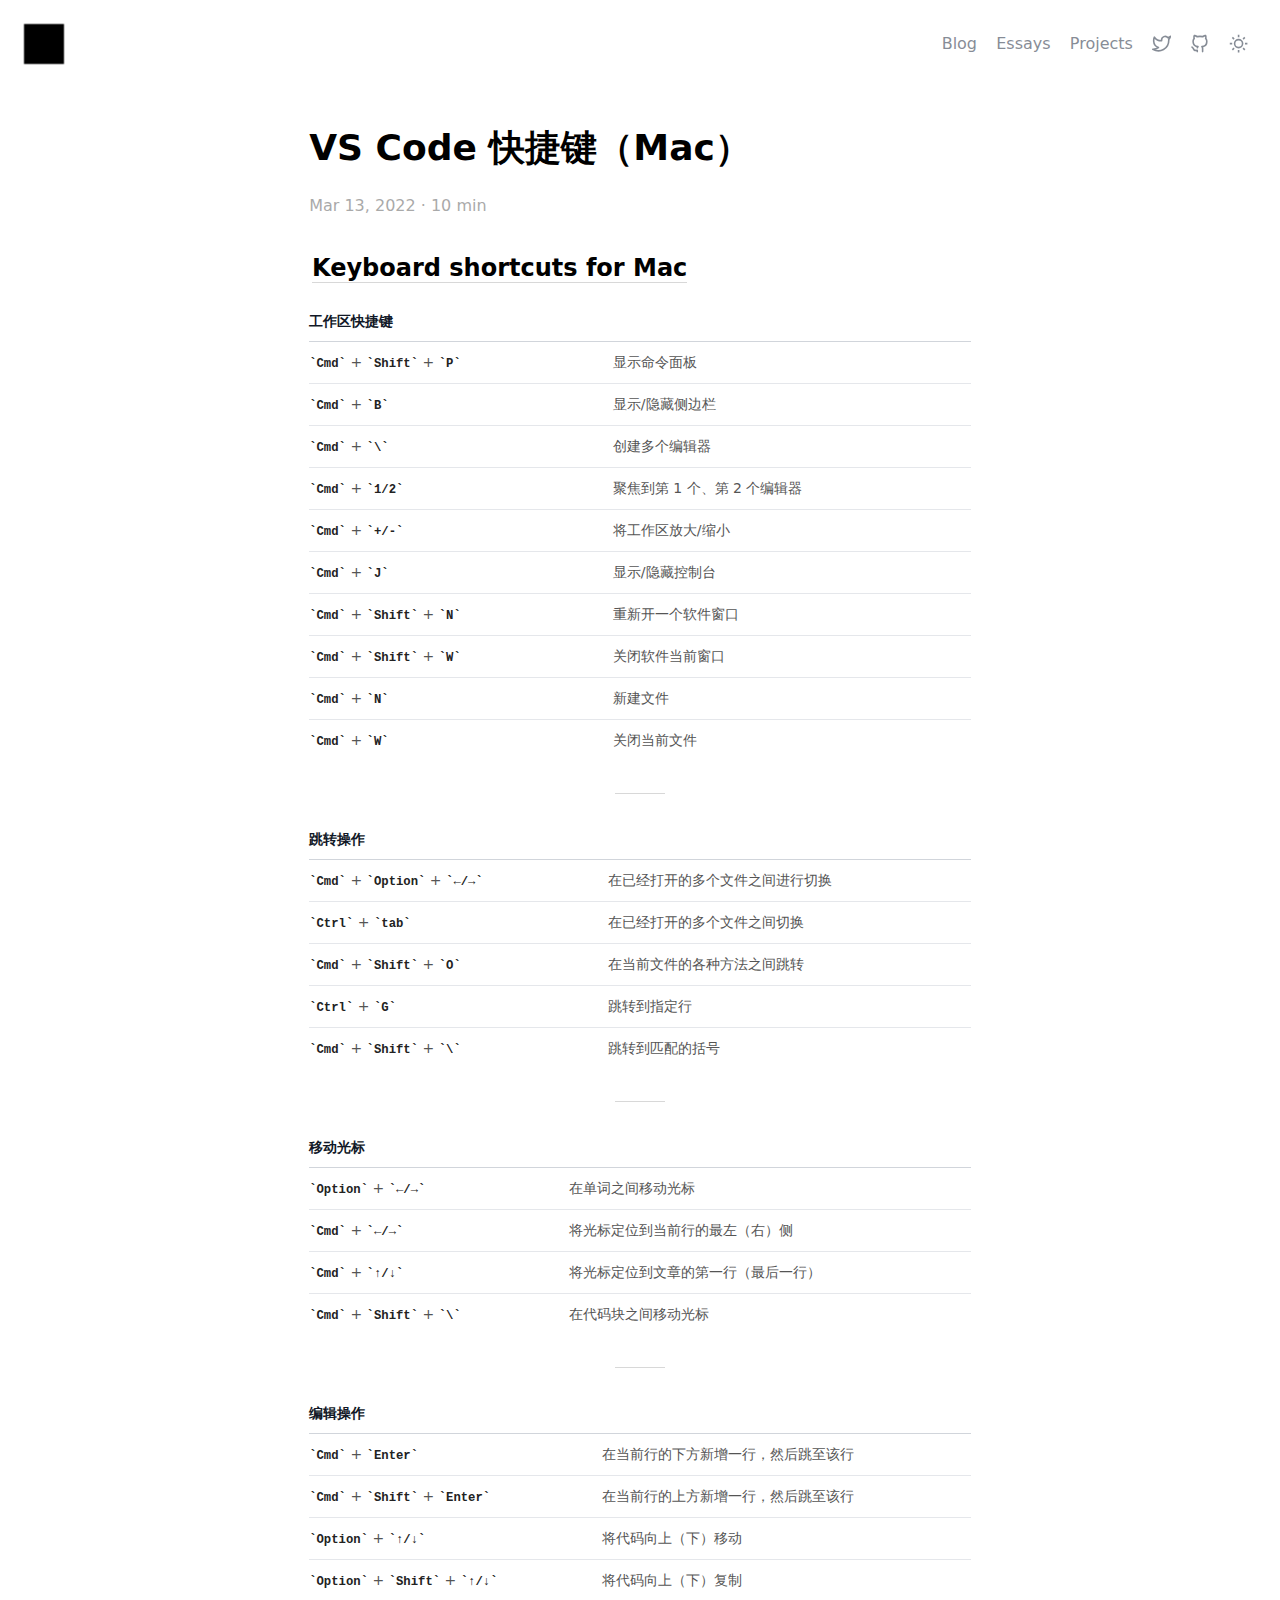
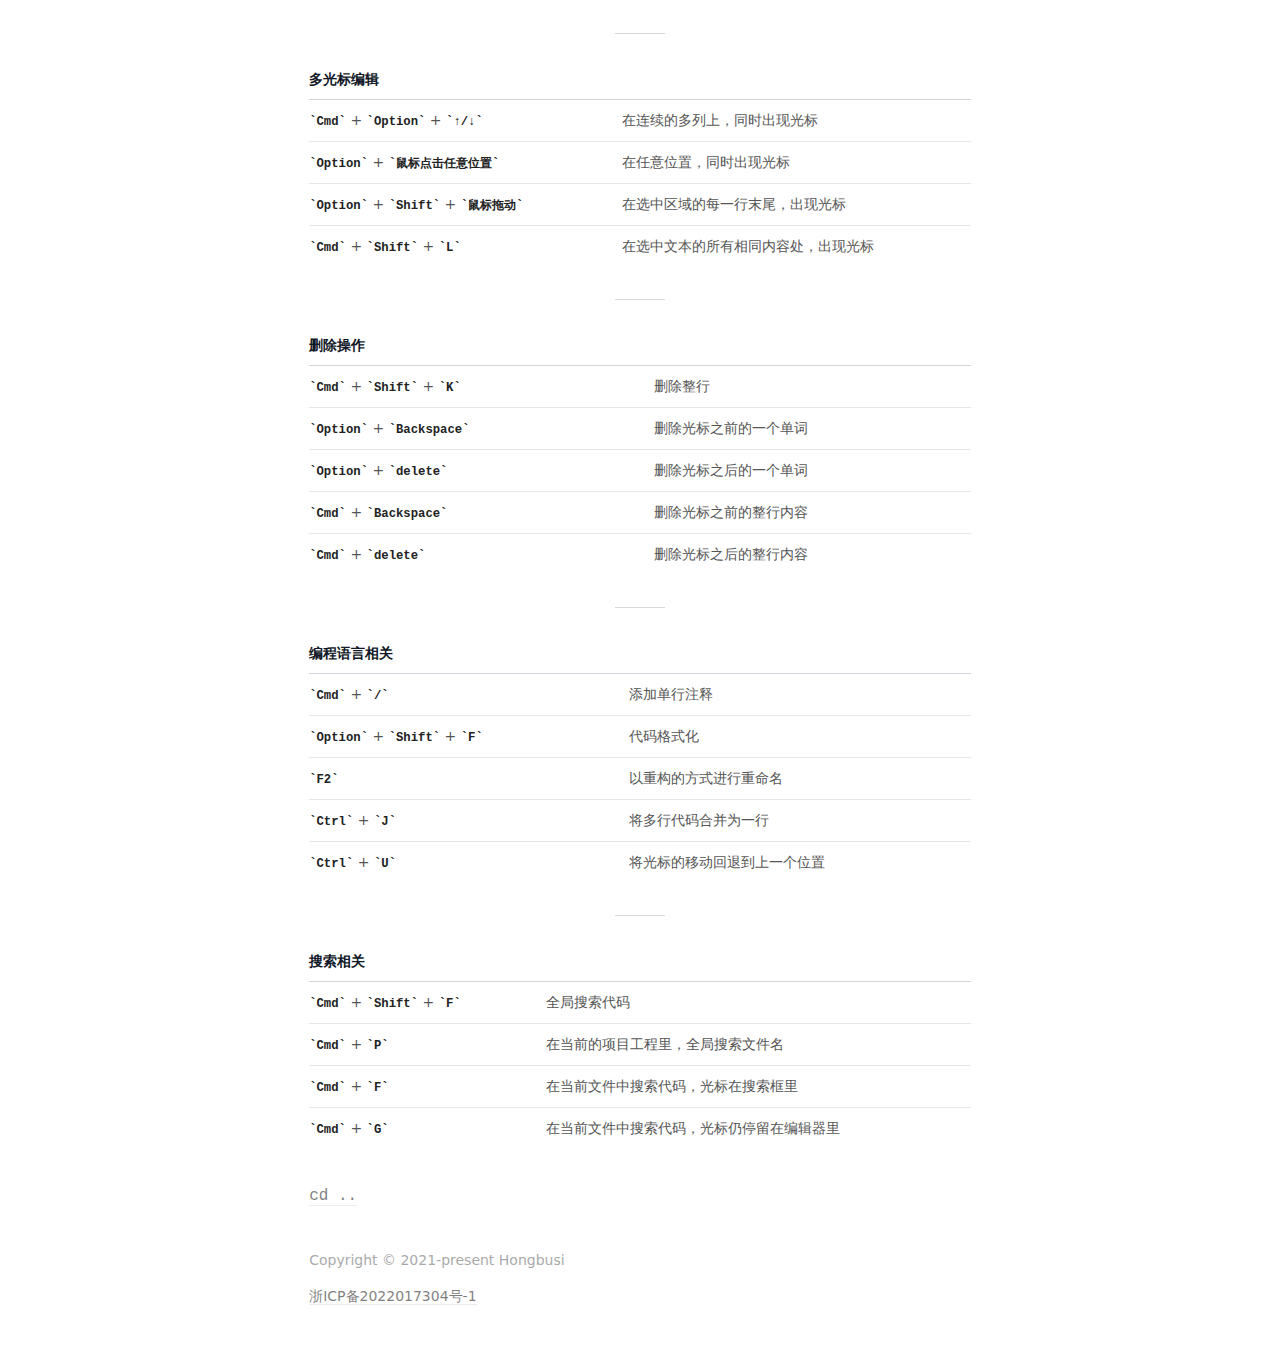
<file: posts/vscode-shortcuts.html>
<!DOCTYPE html><html lang="en"><head><meta charset="UTF-8"><meta name="author" content="Hongbusi"><meta http-equiv="X-UA-Compatible" content="chrome=1"><meta name="revisit-after" content="7 days"><meta name="viewport" content="width=device-width,initial-scale=1"><link rel="icon" href="/favicon.svg" type="image/svg+xml"><meta name="theme-color" content="#ffffff"><title>VS Code 快捷键（Mac）</title><script>!function(){var e=window.matchMedia&&window.matchMedia("(prefers-color-scheme: dark)").matches,t=localStorage.getItem("vueuse-color-scheme")||"auto";("dark"===t||e&&"light"!==t)&&document.documentElement.classList.toggle("dark",!0)}()</script><!-- Global site tag (gtag.js) - Google Analytics --><script async="" src="https://www.googletagmanager.com/gtag/js?id=UA-221814222-1"></script><script>function gtag(){dataLayer.push(arguments)}window.dataLayer=window.dataLayer||[],gtag("js",new Date),gtag("config","UA-221814222-1")</script><script type="module" crossorigin="" src="/assets/app.aff35abf.js"></script><link rel="modulepreload" href="/assets/vendor.2cd3f507.js"><style>*,:after,:before{box-sizing:border-box;border-width:0;border-style:solid;border-color:currentColor}html{line-height:1.5;-webkit-text-size-adjust:100%;-moz-tab-size:4;tab-size:4;font-family:ui-sans-serif,system-ui,-apple-system,BlinkMacSystemFont,Segoe UI,Roboto,Helvetica Neue,Arial,Noto Sans,sans-serif,"Apple Color Emoji","Segoe UI Emoji",Segoe UI Symbol,"Noto Color Emoji"}body{margin:0;line-height:inherit}hr{height:0;color:inherit;border-top-width:1px}h1,h2{font-size:inherit;font-weight:inherit}a{color:inherit;text-decoration:inherit}code{font-family:ui-monospace,SFMono-Regular,Menlo,Monaco,Consolas,Liberation Mono,Courier New,monospace;font-size:1em}table{text-indent:0;border-color:inherit;border-collapse:collapse}h1,h2,hr,p{margin:0}img,svg{display:block;vertical-align:middle}img{max-width:100%;height:auto}:root{--c-bg:#fff;--c-scrollbar:#eee;--c-scrollbar-hover:#bbb}html{background-color:var(--c-bg)}html{overflow:scroll}*{scrollbar-color:var(--c-scrollbar) var(--c-bg)}.prose{color:var(--fg);max-width:65ch;font-size:1rem;line-height:1.75}.prose a{color:var(--fg-deeper);text-decoration:none;font-weight:500}.prose hr{border-color:#7d7d7d4d;margin-top:3em;margin-bottom:3em}.prose h1{color:var(--fg-deeper);font-weight:800;font-size:2.25em;margin-top:0;margin-bottom:.8888889em;line-height:1.1111111}.prose h2{color:var(--fg-deep);font-weight:700;font-size:1.5em;margin-top:2em;margin-bottom:1em;line-height:1.3333333}.prose code{color:var(--fg-deep);font-weight:600;font-size:.875em}.prose code:before{content:"`"}.prose code:after{content:"`"}.prose table{width:100%;table-layout:auto;text-align:left;margin-top:2em;margin-bottom:2em;font-size:.875em;line-height:1.7142857}.prose thead{color:#111827;font-weight:600;border-bottom-width:1px;border-bottom-color:#d1d5db}.prose thead th{vertical-align:bottom;padding-right:.5714286em;padding-bottom:.5714286em;padding-left:.5714286em}.prose tbody tr{border-bottom-width:1px;border-bottom-color:#e5e7eb}.prose tbody tr:last-child{border-bottom-width:0}.prose tbody td{vertical-align:top;padding:.5714286em}.prose p{margin-top:1.25em;margin-bottom:1.25em}.prose hr+*{margin-top:0}.prose h2+*{margin-top:0}.prose thead th:first-child{padding-left:0}.prose thead th:last-child{padding-right:0}.prose tbody td:first-child{padding-left:0}.prose tbody td:last-child{padding-right:0}.prose>:first-child{margin-top:0}.prose>:last-child{margin-bottom:0}:root{--prism-scheme:light;--prism-foreground:#6e6e6e;--prism-background:#f4f4f4;--prism-comment:#a8a8a8;--prism-string:#555555;--prism-literal:#333333;--prism-keyword:#000000;--prism-function:#4f4f4f;--prism-deleted:#333333;--prism-class:#333333;--prism-builtin:#757575;--prism-property:#333333;--prism-namespace:#4f4f4f;--prism-punctuation:#ababab;--prism-decorator:var(--prism-class);--prism-operator:var(--prism-punctuation);--prism-number:var(--prism-literal);--prism-boolean:var(--prism-literal);--prism-variable:var(--prism-literal);--prism-constant:var(--prism-literal);--prism-symbol:var(--prism-literal);--prism-interpolation:var(--prism-literal);--prism-selector:var(--prism-keyword);--prism-keyword-control:var(--prism-keyword);--prism-regex:var(--prism-string);--prism-json-property:var(--prism-property);--prism-inline-background:var(--prism-background);--prism-comment-style:italic;--prism-url-decoration:underline;--prism-line-number:#a5a5a5;--prism-line-number-gutter:#333333;--prism-line-highlight-background:#eeeeee;--prism-selection-background:#aaaaaa;--prism-marker-color:var(--prism-foreground);--prism-marker-opacity:.4;--prism-marker-font-size:.8em;--prism-font-size:1em;--prism-line-height:1.5em;--prism-font-family:monospace;--prism-inline-font-size:var(--prism-font-size);--prism-block-font-size:var(--prism-font-size);--prism-tab-size:2;--prism-block-padding-x:1em;--prism-block-padding-y:1em;--prism-block-margin-x:0;--prism-block-margin-y:.5em;--prism-block-radius:.3em;--prism-inline-padding-x:.3em;--prism-inline-padding-y:.1em;--prism-inline-radius:.3em}:root{--prism-font-size:.9rem;--prism-font-family:"Fira Code",monospace}:root{--prism-font-family:"Input Mono",monospace}html:not(.dark){--prism-foreground:#393a34;--prism-background:#fbfbfb;--prism-comment:#a0ada0;--prism-string:#b56959;--prism-literal:#2f8a89;--prism-number:#296aa3;--prism-keyword:#1c6b48;--prism-function:#6c7834;--prism-boolean:#1c6b48;--prism-constant:#a65e2b;--prism-deleted:#a14f55;--prism-class:#2993a3;--prism-builtin:#ab5959;--prism-property:#b58451;--prism-namespace:#b05a78;--prism-punctuation:#8e8f8b;--prism-decorator:#bd8f8f;--prism-regex:#ab5e3f;--prism-json-property:#698c96}.prose{--fg:#555;--fg-deep:#222;--fg-deeper:#000;color:var(--fg)}.prose a{font-weight:inherit;text-decoration:none;border-bottom:1px solid rgba(125,125,125,.3);transition:border .3s ease-in-out}.prose a:hover{border-bottom:1px solid var(--fg)}.prose hr{width:50px;margin:2em auto}a.header-anchor{float:left;margin-top:.125em;margin-left:-1.2em;padding-right:.5em;font-size:.85em;opacity:0;text-decoration:none;border:0!important}a.header-anchor:focus,a.header-anchor:hover{text-decoration:none}h2:focus .header-anchor,h2:hover .header-anchor{opacity:.5}.absolute{position:absolute}.z-40{z-index:40}.m-6{margin:1.5rem}.m-auto{margin:auto}.\!-mt-2{margin-top:-.5rem!important}.mb-0{margin-bottom:0}.mb-6{margin-bottom:1.5rem}.mb-8{margin-bottom:2rem}.mt-10{margin-top:2.5rem}.mt-4{margin-top:1rem}.mt-8{margin-top:2rem}.h-10{height:2.5rem}.w-10{width:2.5rem}.flex{display:flex}.flex-col{flex-direction:column}.select-none{user-select:none}.px-7{padding-left:1.75rem;padding-right:1.75rem}.py-10{padding-top:2.5rem;padding-bottom:2.5rem}.font-mono{font-family:ui-monospace,SFMono-Regular,Menlo,Monaco,Consolas,"Liberation Mono","Courier New",monospace}.font-sans{font-family:Inter,Inter var,system-ui,-apple-system,BlinkMacSystemFont,Segoe UI,Roboto,Helvetica Neue,Arial,Noto Sans,sans-serif,Apple Color Emoji,Segoe UI Emoji,Segoe UI Symbol,Noto Color Emoji}.text-sm{font-size:.875rem;line-height:1.25rem}.text-gray-700{--un-text-opacity:1;color:rgba(55,65,81,var(--un-text-opacity))}.no-underline{text-decoration:none}.opacity-50{opacity:.5}.hover\:opacity-75:hover{opacity:.75}.outline-none{outline:2px solid transparent;outline-offset:2px}@media (max-width:768px){.lt-md\:hidden{display:none}}@media (min-width:768px){.md\:hidden{display:none}}@media (min-width:1024px){.lg\:fixed{position:fixed}}.nav[data-v-70585b6f]{padding:2rem;width:100%;display:grid;grid-template-columns:auto max-content;box-sizing:border-box}.nav>[data-v-70585b6f]{margin:auto}.nav a[data-v-70585b6f]{cursor:pointer;text-decoration:none;color:inherit;transition:opacity .2s ease;opacity:.6;outline:0}.nav a[data-v-70585b6f]:hover{opacity:1;text-decoration-color:inherit}.nav .right[data-v-70585b6f]{display:grid;grid-gap:1.2rem;grid-auto-flow:column}.nav .right>[data-v-70585b6f]{margin:auto}</style><link rel="preload" href="/assets/app.f6809369.css" as="style"><link rel="modulepreload" crossorigin="" href="/assets/vscode-shortcuts.7dc05d0d.js"><link rel="preload" href="/assets/vscode-shortcuts.17083132.css" as="style"><link rel="modulepreload" crossorigin="" href="/assets/Post.5577dd8f.js"><link rel="preload" href="/assets/Post.844d8ce7.css" as="style"><meta name="description" content="Hongbusi's Portfolio"><meta name="twitter:card" content="summary"><meta name="twitter:creator" content="@Hongbusi"><meta property="og:title" content="VS Code 快捷键（Mac）"><meta name="head:count" content="4"></head><body class="font-sans text-gray-700 dark:text-gray-200"><div id="app" data-server-rendered="true"><!--[--><header class="header z-40" data-v-70585b6f=""><a href="/" class="w-10 h-10 absolute lg:fixed m-6 select-none outline-none" focusable="false" data-v-70585b6f=""><img class="" src="/logo.png" alt="logo" data-v-70585b6f=""></a><nav class="nav" data-v-70585b6f=""><div class="spacer" data-v-70585b6f=""></div><div class="right" data-v-70585b6f=""><a href="/posts" class="" data-v-70585b6f=""><span class="lt-md:hidden" data-v-70585b6f="">Blog</span><svg style="vertical-align:sub" class="inline md:hidden" width="1.2em" height="1.2em" preserveAspectRatio="xMidYMid meet" viewBox="0 0 24 24" data-v-70585b6f=""><path fill="currentColor" d="M20 22H4a1 1 0 0 1-1-1V3a1 1 0 0 1 1-1h16a1 1 0 0 1 1 1v18a1 1 0 0 1-1 1zm-1-2V4H5v16h14zM7 6h4v4H7V6zm0 6h10v2H7v-2zm0 4h10v2H7v-2zm6-9h4v2h-4V7z"></path></svg></a><a href="/essays" class="" data-v-70585b6f=""><span class="lt-md:hidden" data-v-70585b6f="">Essays</span><svg style="vertical-align:sub" class="inline md:hidden" width="1.2em" height="1.2em" preserveAspectRatio="xMidYMid meet" viewBox="-2 -2 24 24" data-v-70585b6f=""><path fill="currentColor" d="m5.72 14.456l1.761-.508l10.603-10.73a.456.456 0 0 0-.003-.64l-.635-.642a.443.443 0 0 0-.632-.003L6.239 12.635l-.52 1.82zM18.703.664l.635.643c.876.887.884 2.318.016 3.196L8.428 15.561l-3.764 1.084a.901.901 0 0 1-1.11-.623a.915.915 0 0 1-.002-.506l1.095-3.84L15.544.647a2.215 2.215 0 0 1 3.159.016zM7.184 1.817c.496 0 .898.407.898.909a.903.903 0 0 1-.898.909H3.592c-.992 0-1.796.814-1.796 1.817v10.906c0 1.004.804 1.818 1.796 1.818h10.776c.992 0 1.797-.814 1.797-1.818v-3.635c0-.502.402-.909.898-.909s.898.407.898.91v3.634c0 2.008-1.609 3.636-3.593 3.636H3.592C1.608 19.994 0 18.366 0 16.358V5.452c0-2.007 1.608-3.635 3.592-3.635h3.592z"></path></svg></a><a href="/projects" class="" data-v-70585b6f=""><span class="lt-md:hidden" data-v-70585b6f="">Projects</span><svg style="vertical-align:sub" class="inline md:hidden" width="1.2em" height="1.2em" preserveAspectRatio="xMidYMid meet" viewBox="0 0 24 24" data-v-70585b6f=""><path fill="currentColor" d="M9.973 18H11v-5h2v5h1.027c.132-1.202.745-2.194 1.74-3.277c.113-.122.832-.867.917-.973a6 6 0 1 0-9.37-.002c.086.107.807.853.918.974c.996 1.084 1.609 2.076 1.741 3.278zM10 20v1h4v-1h-4zm-4.246-5a8 8 0 1 1 12.49.002C17.624 15.774 16 17 16 18.5V21a2 2 0 0 1-2 2h-4a2 2 0 0 1-2-2v-2.5C8 17 6.375 15.774 5.754 15z"></path></svg></a><a href="https://twitter.com/Hongbusi" target="_blank" title="Twitter" data-v-70585b6f=""><svg style="vertical-align:sub" class="inline" width="1.2em" height="1.2em" preserveAspectRatio="xMidYMid meet" viewBox="0 0 24 24" data-v-70585b6f=""><path fill="none" stroke="currentColor" stroke-linecap="round" stroke-linejoin="round" stroke-width="2" d="M23 3a10.9 10.9 0 0 1-3.14 1.53a4.48 4.48 0 0 0-7.86 3v1A10.66 10.66 0 0 1 3 4s-4 9 5 13a11.64 11.64 0 0 1-7 2c9 5 20 0 20-11.5a4.5 4.5 0 0 0-.08-.83A7.72 7.72 0 0 0 23 3z"></path></svg></a><a href="https://github.com/Hongbusi" target="_blank" title="GitHub" data-v-70585b6f=""><svg style="vertical-align:sub" class="inline" width="1.2em" height="1.2em" preserveAspectRatio="xMidYMid meet" viewBox="0 0 24 24" data-v-70585b6f=""><path fill="currentColor" d="M10.07 20.503a1 1 0 0 0-1.18-.983c-1.31.24-2.963.276-3.402-.958a5.708 5.708 0 0 0-1.837-2.415a1.2 1.2 0 0 1-.167-.11a1 1 0 0 0-.93-.645h-.005a1 1 0 0 0-1 .995c-.004.815.81 1.338 1.141 1.514a4.44 4.44 0 0 1 .924 1.36c.365 1.023 1.423 2.576 4.466 2.376l.003.098l.004.268a1 1 0 0 0 2 0l-.005-.318c-.005-.19-.012-.464-.012-1.182ZM20.737 5.377a5.39 5.39 0 0 0 .09-.42a6.278 6.278 0 0 0-.408-3.293a1.002 1.002 0 0 0-.615-.58c-.356-.12-1.67-.357-4.184 1.25a13.87 13.87 0 0 0-6.354 0C6.762.75 5.455.966 5.102 1.079a.997.997 0 0 0-.631.584a6.3 6.3 0 0 0-.404 3.357c.025.127.051.246.079.354a6.27 6.27 0 0 0-1.256 3.83a8.422 8.422 0 0 0 .043.921c.334 4.603 3.334 5.984 5.424 6.459a4.591 4.591 0 0 0-.118.4a1 1 0 0 0 1.942.479a1.678 1.678 0 0 1 .468-.878a1 1 0 0 0-.546-1.745c-3.454-.395-4.954-1.802-5.18-4.899a6.61 6.61 0 0 1-.033-.738a4.258 4.258 0 0 1 .92-2.713a3.022 3.022 0 0 1 .195-.231a1 1 0 0 0 .188-1.025a3.388 3.388 0 0 1-.155-.555a4.094 4.094 0 0 1 .079-1.616a7.543 7.543 0 0 1 2.415 1.18a1.009 1.009 0 0 0 .827.133a11.777 11.777 0 0 1 6.173.001a1.005 1.005 0 0 0 .83-.138a7.572 7.572 0 0 1 2.406-1.19a4.04 4.04 0 0 1 .087 1.578a3.205 3.205 0 0 1-.169.607a1 1 0 0 0 .188 1.025c.078.087.155.18.224.268A4.122 4.122 0 0 1 20 9.203a7.039 7.039 0 0 1-.038.777c-.22 3.056-1.725 4.464-5.195 4.86a1 1 0 0 0-.546 1.746a1.63 1.63 0 0 1 .466.908a3.06 3.06 0 0 1 .093.82v2.333c-.01.648-.01 1.133-.01 1.356a1 1 0 1 0 2 0c0-.217 0-.692.01-1.34v-2.35a4.881 4.881 0 0 0-.155-1.311a4.256 4.256 0 0 0-.116-.416a6.513 6.513 0 0 0 5.445-6.424A8.697 8.697 0 0 0 22 9.203a6.13 6.13 0 0 0-1.263-3.826Z"></path></svg></a><a class="select-none" title="Toggle Color Scheme" data-v-70585b6f=""><svg style="vertical-align:sub;display:none" class="inline" width="1.2em" height="1.2em" preserveAspectRatio="xMidYMid meet" viewBox="0 0 24 24"><path fill="currentColor" d="M10 7a7 7 0 0 0 12 4.9v.1c0 5.523-4.477 10-10 10S2 17.523 2 12S6.477 2 12 2h.1A6.979 6.979 0 0 0 10 7zm-6 5a8 8 0 0 0 15.062 3.762A9 9 0 0 1 8.238 4.938A7.999 7.999 0 0 0 4 12z"></path></svg><svg style="vertical-align:sub" class="inline" width="1.2em" height="1.2em" preserveAspectRatio="xMidYMid meet" viewBox="0 0 24 24"><path fill="currentColor" d="M12 18a6 6 0 1 1 0-12a6 6 0 0 1 0 12zm0-2a4 4 0 1 0 0-8a4 4 0 0 0 0 8zM11 1h2v3h-2V1zm0 19h2v3h-2v-3zM3.515 4.929l1.414-1.414L7.05 5.636L5.636 7.05L3.515 4.93zM16.95 18.364l1.414-1.414l2.121 2.121l-1.414 1.414l-2.121-2.121zm2.121-14.85l1.414 1.415l-2.121 2.121l-1.414-1.414l2.121-2.121zM5.636 16.95l1.414 1.414l-2.121 2.121l-1.414-1.414l2.121-2.121zM23 11v2h-3v-2h3zM4 11v2H1v-2h3z"></path></svg></a></div></nav></header><main class="px-7 py-10"><!--[--><div class="prose m-auto mb-8"><h1 class="mb-0">VS Code 快捷键（Mac）</h1><p class="opacity-50 !-mt-2">Mar 13 <span>· 10 min</span></p><!----></div><article><!--[--><div class="prose m-auto"><h2 id="keyboard-shortcuts-for-mac" tabindex="-1"><a href="https://code.visualstudio.com/shortcuts/keyboard-shortcuts-macos.pdf" target="_blank" rel="noopener">Keyboard shortcuts for Mac</a> <a class="header-anchor" href="#keyboard-shortcuts-for-mac" aria-hidden="true">#</a></h2><table><thead><tr><th>工作区快捷键</th><th></th></tr></thead><tbody><tr><td><code>Cmd</code> + <code>Shift</code> + <code>P</code></td><td>显示命令面板</td></tr><tr><td><code>Cmd</code> + <code>B</code></td><td>显示/隐藏侧边栏</td></tr><tr><td><code>Cmd</code> + <code>\</code></td><td>创建多个编辑器</td></tr><tr><td><code>Cmd</code> + <code>1/2</code></td><td>聚焦到第 1 个、第 2 个编辑器</td></tr><tr><td><code>Cmd</code> + <code>+/-</code></td><td>将工作区放大/缩小</td></tr><tr><td><code>Cmd</code> + <code>J</code></td><td>显示/隐藏控制台</td></tr><tr><td><code>Cmd</code> + <code>Shift</code> + <code>N</code></td><td>重新开一个软件窗口</td></tr><tr><td><code>Cmd</code> + <code>Shift</code> + <code>W</code></td><td>关闭软件当前窗口</td></tr><tr><td><code>Cmd</code> + <code>N</code></td><td>新建文件</td></tr><tr><td><code>Cmd</code> + <code>W</code></td><td>关闭当前文件</td></tr></tbody></table><hr><table><thead><tr><th>跳转操作</th><th></th></tr></thead><tbody><tr><td><code>Cmd</code> + <code>Option</code> + <code>←/→</code></td><td>在已经打开的多个文件之间进行切换</td></tr><tr><td><code>Ctrl</code> + <code>tab</code></td><td>在已经打开的多个文件之间切换</td></tr><tr><td><code>Cmd</code> + <code>Shift</code> + <code>O</code></td><td>在当前文件的各种方法之间跳转</td></tr><tr><td><code>Ctrl</code> + <code>G</code></td><td>跳转到指定行</td></tr><tr><td><code>Cmd</code> + <code>Shift</code> + <code>\</code></td><td>跳转到匹配的括号</td></tr></tbody></table><hr><table><thead><tr><th>移动光标</th><th></th></tr></thead><tbody><tr><td><code>Option</code> + <code>←/→</code></td><td>在单词之间移动光标</td></tr><tr><td><code>Cmd</code> + <code>←/→</code></td><td>将光标定位到当前行的最左（右）侧</td></tr><tr><td><code>Cmd</code> + <code>↑/↓</code></td><td>将光标定位到文章的第一行（最后一行）</td></tr><tr><td><code>Cmd</code> + <code>Shift</code> + <code>\</code></td><td>在代码块之间移动光标</td></tr></tbody></table><hr><table><thead><tr><th>编辑操作</th><th></th></tr></thead><tbody><tr><td><code>Cmd</code> + <code>Enter</code></td><td>在当前行的下方新增一行，然后跳至该行</td></tr><tr><td><code>Cmd</code> + <code>Shift</code> + <code>Enter</code></td><td>在当前行的上方新增一行，然后跳至该行</td></tr><tr><td><code>Option</code> + <code>↑/↓</code></td><td>将代码向上（下）移动</td></tr><tr><td><code>Option</code> + <code>Shift</code> + <code>↑/↓</code></td><td>将代码向上（下）复制</td></tr></tbody></table><hr><table><thead><tr><th>多光标编辑</th><th></th></tr></thead><tbody><tr><td><code>Cmd</code> + <code>Option</code> + <code>↑/↓</code></td><td>在连续的多列上，同时出现光标</td></tr><tr><td><code>Option</code> + <code>鼠标点击任意位置</code></td><td>在任意位置，同时出现光标</td></tr><tr><td><code>Option</code> + <code>Shift</code> + <code>鼠标拖动</code></td><td>在选中区域的每一行末尾，出现光标</td></tr><tr><td><code>Cmd</code> + <code>Shift</code> + <code>L</code></td><td>在选中文本的所有相同内容处，出现光标</td></tr></tbody></table><hr><table><thead><tr><th>删除操作</th><th></th></tr></thead><tbody><tr><td><code>Cmd</code> + <code>Shift</code> + <code>K</code></td><td>删除整行</td></tr><tr><td><code>Option</code> + <code>Backspace</code></td><td>删除光标之前的一个单词</td></tr><tr><td><code>Option</code> + <code>delete</code></td><td>删除光标之后的一个单词</td></tr><tr><td><code>Cmd</code> + <code>Backspace</code></td><td>删除光标之前的整行内容</td></tr><tr><td><code>Cmd</code> + <code>delete</code></td><td>删除光标之后的整行内容</td></tr></tbody></table><hr><table><thead><tr><th>编程语言相关</th><th></th></tr></thead><tbody><tr><td><code>Cmd</code> + <code>/</code></td><td>添加单行注释</td></tr><tr><td><code>Option</code> + <code>Shift</code> + <code>F</code></td><td>代码格式化</td></tr><tr><td><code>F2</code></td><td>以重构的方式进行重命名</td></tr><tr><td><code>Ctrl</code> + <code>J</code></td><td>将多行代码合并为一行</td></tr><tr><td><code>Ctrl</code> + <code>U</code></td><td>将光标的移动回退到上一个位置</td></tr></tbody></table><hr><table><thead><tr><th>搜索相关</th><th></th></tr></thead><tbody><tr><td><code>Cmd</code> + <code>Shift</code> + <code>F</code></td><td>全局搜索代码</td></tr><tr><td><code>Cmd</code> + <code>P</code></td><td>在当前的项目工程里，全局搜索文件名</td></tr><tr><td><code>Cmd</code> + <code>F</code></td><td>在当前文件中搜索代码，光标在搜索框里</td></tr><tr><td><code>Cmd</code> + <code>G</code></td><td>在当前文件中搜索代码，光标仍停留在编辑器里</td></tr></tbody></table></div><!--]--></article><div class="prose m-auto mt-8 mb-8"><a href="/posts" class="font-mono no-underline opacity-50 hover:opacity-75">cd ..</a></div><!--]--><div class="mt-10 mb-6 prose m-auto opacity-50 flex flex-col"><span class="text-sm">Copyright © 2021-present Hongbusi</span><span class="text-sm mt-4"><a href="https://beian.miit.gov.cn" target="_blank"> 浙ICP备2022017304号-1</a></span></div></main><!--]--></div><link rel="stylesheet" href="/assets/app.f6809369.css"><link rel="stylesheet" href="/assets/vscode-shortcuts.17083132.css"><link rel="stylesheet" href="/assets/Post.844d8ce7.css"></body></html>
</file>
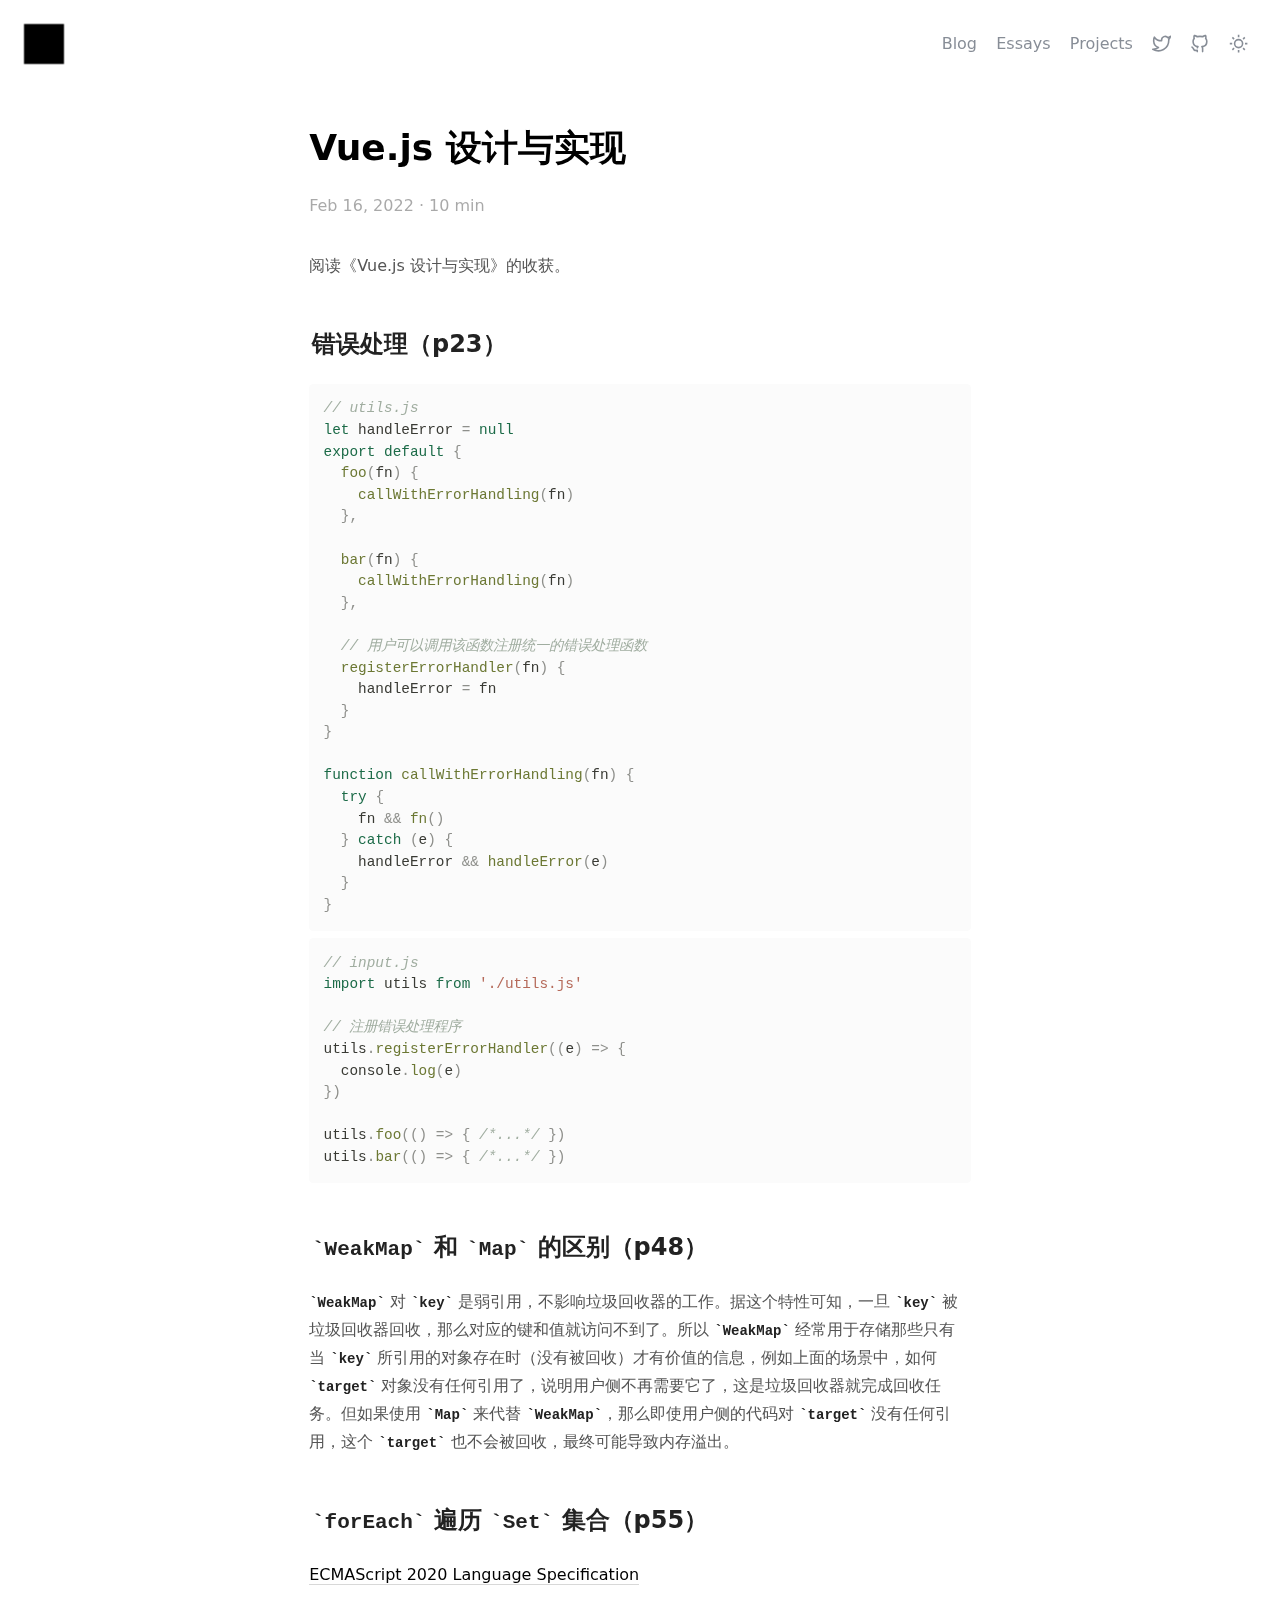
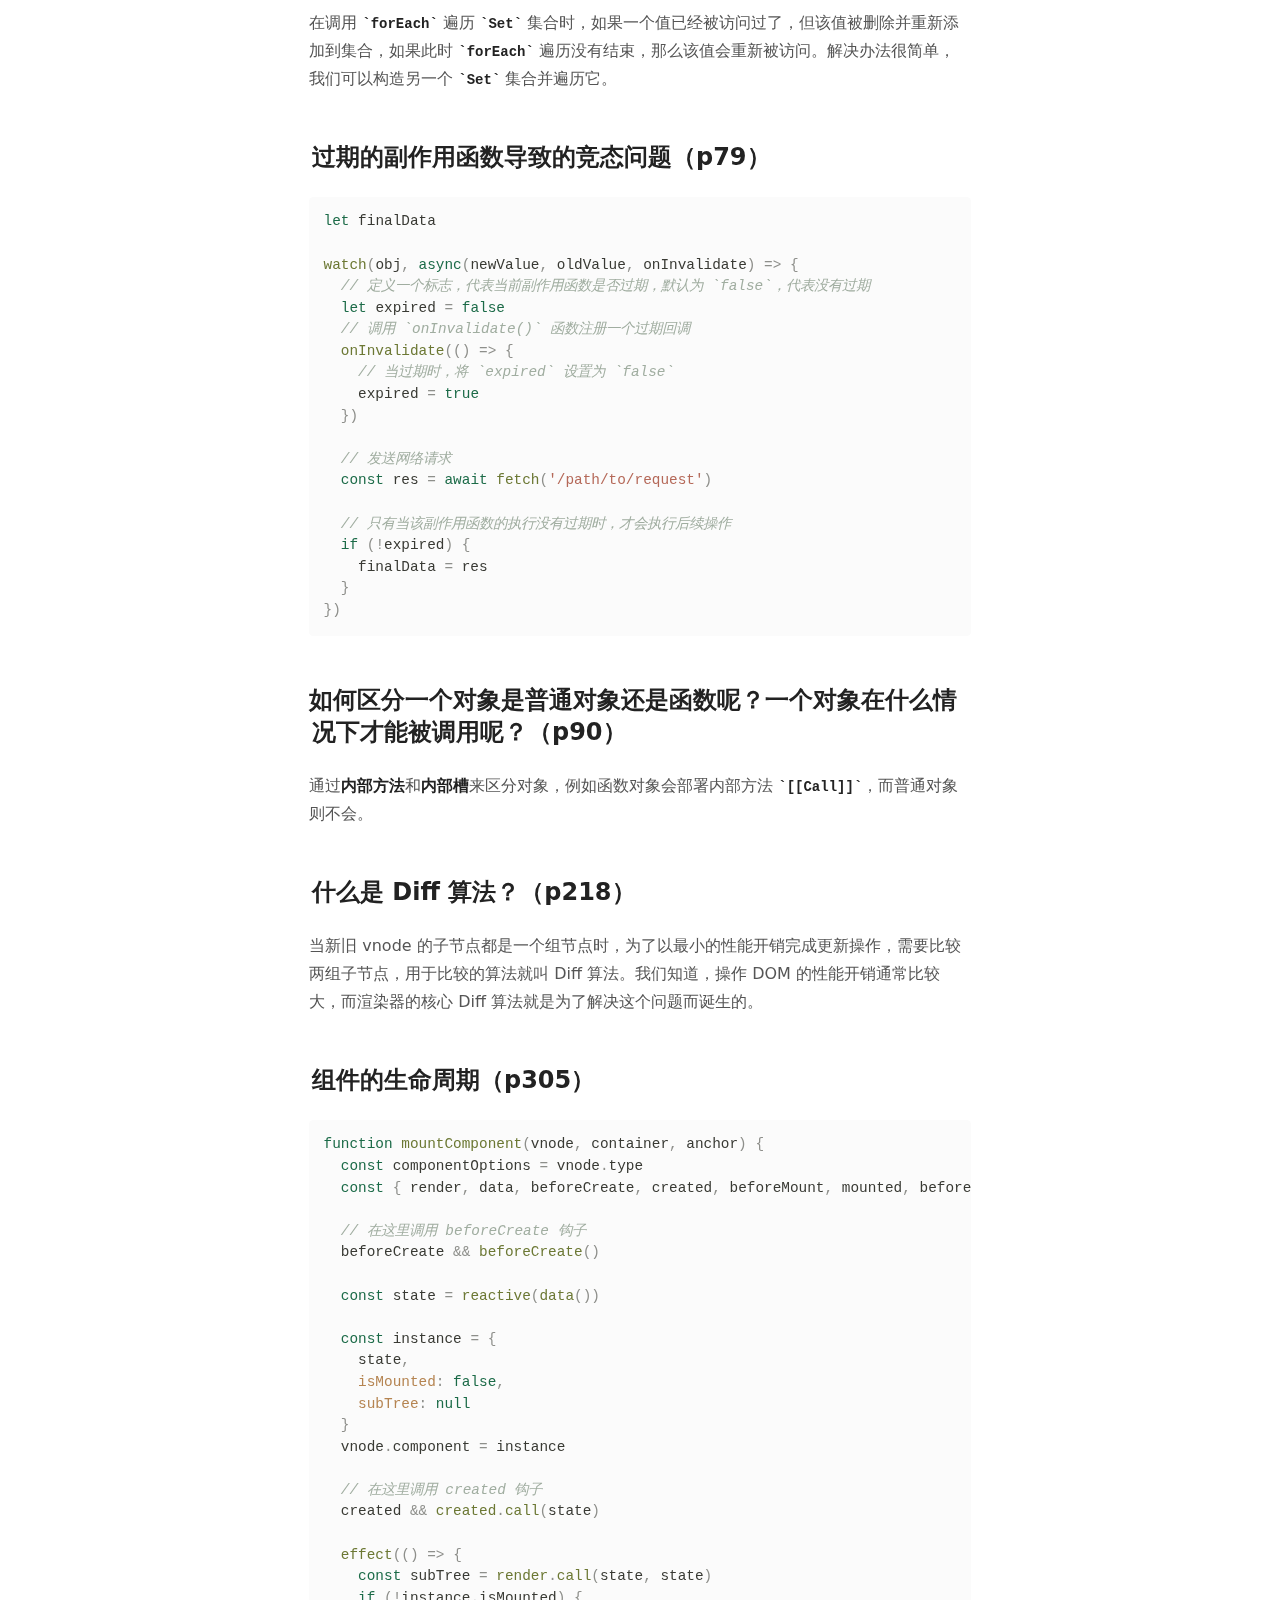
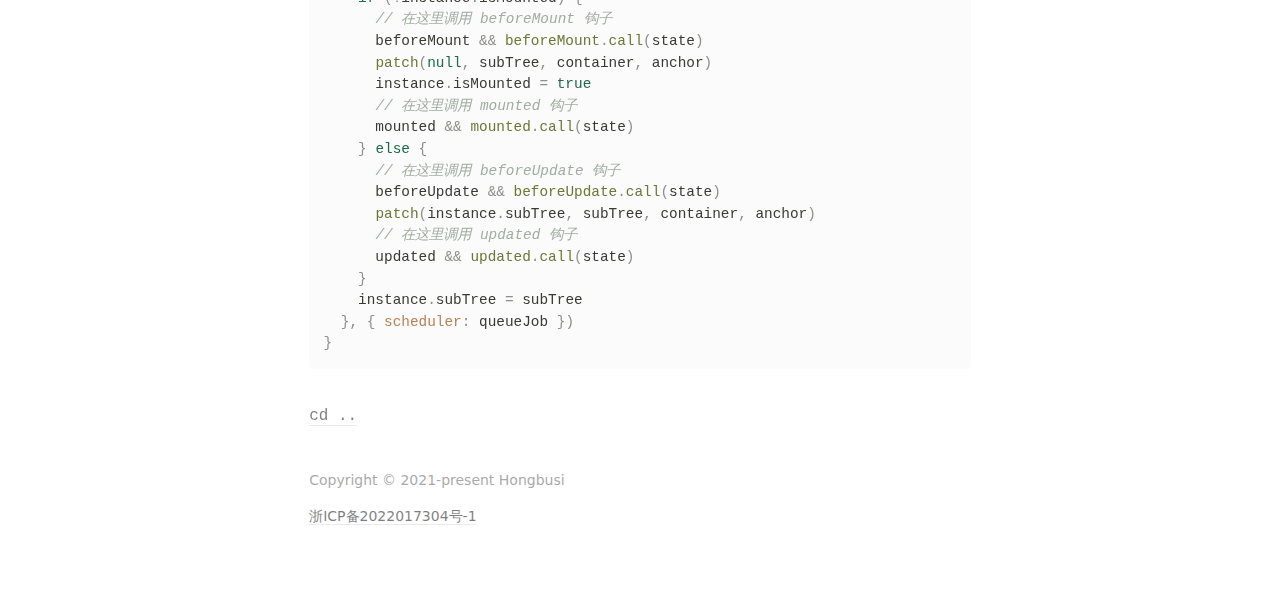
<file: posts/vue-design-and-implementation.html>
<!DOCTYPE html><html lang="en"><head><meta charset="UTF-8"><meta name="author" content="Hongbusi"><meta http-equiv="X-UA-Compatible" content="chrome=1"><meta name="revisit-after" content="7 days"><meta name="viewport" content="width=device-width,initial-scale=1"><link rel="icon" href="/favicon.svg" type="image/svg+xml"><meta name="theme-color" content="#ffffff"><title>Vue.js 设计与实现</title><script>!function(){var e=window.matchMedia&&window.matchMedia("(prefers-color-scheme: dark)").matches,t=localStorage.getItem("vueuse-color-scheme")||"auto";("dark"===t||e&&"light"!==t)&&document.documentElement.classList.toggle("dark",!0)}()</script><!-- Global site tag (gtag.js) - Google Analytics --><script async="" src="https://www.googletagmanager.com/gtag/js?id=UA-221814222-1"></script><script>function gtag(){dataLayer.push(arguments)}window.dataLayer=window.dataLayer||[],gtag("js",new Date),gtag("config","UA-221814222-1")</script><script type="module" crossorigin="" src="/assets/app.aff35abf.js"></script><link rel="modulepreload" href="/assets/vendor.2cd3f507.js"><style>*,:after,:before{box-sizing:border-box;border-width:0;border-style:solid;border-color:currentColor}html{line-height:1.5;-webkit-text-size-adjust:100%;-moz-tab-size:4;tab-size:4;font-family:ui-sans-serif,system-ui,-apple-system,BlinkMacSystemFont,Segoe UI,Roboto,Helvetica Neue,Arial,Noto Sans,sans-serif,"Apple Color Emoji","Segoe UI Emoji",Segoe UI Symbol,"Noto Color Emoji"}body{margin:0;line-height:inherit}h1,h2{font-size:inherit;font-weight:inherit}a{color:inherit;text-decoration:inherit}strong{font-weight:bolder}code,pre{font-family:ui-monospace,SFMono-Regular,Menlo,Monaco,Consolas,Liberation Mono,Courier New,monospace;font-size:1em}h1,h2,p,pre{margin:0}img,svg{display:block;vertical-align:middle}img{max-width:100%;height:auto}:root{--c-bg:#fff;--c-scrollbar:#eee;--c-scrollbar-hover:#bbb}html{background-color:var(--c-bg)}html{overflow:scroll}*{scrollbar-color:var(--c-scrollbar) var(--c-bg)}.prose{color:var(--fg);max-width:65ch;font-size:1rem;line-height:1.75}.prose a{color:var(--fg-deeper);text-decoration:none;font-weight:500}.prose strong{color:var(--fg-deep);font-weight:600}.prose h1{color:var(--fg-deeper);font-weight:800;font-size:2.25em;margin-top:0;margin-bottom:.8888889em;line-height:1.1111111}.prose h2{color:var(--fg-deep);font-weight:700;font-size:1.5em;margin-top:2em;margin-bottom:1em;line-height:1.3333333}.prose code{color:var(--fg-deep);font-weight:600;font-size:.875em}.prose code:before{content:"`"}.prose code:after{content:"`"}.prose pre{color:#e5e7eb;background-color:#1f2937;overflow-x:auto;font-size:.875em;line-height:1.7142857;margin-top:1.7142857em;margin-bottom:1.7142857em;border-radius:.375rem;padding:.8571429em 1.1428571em}.prose pre code{background-color:transparent;border-width:0;border-radius:0;padding:0;font-weight:400;color:inherit;font-size:inherit;font-family:inherit;line-height:inherit}.prose pre code:before{content:none}.prose pre code:after{content:none}.prose p{margin-top:1.25em;margin-bottom:1.25em}.prose h2 code{font-size:.875em}.prose h2+*{margin-top:0}.prose>:first-child{margin-top:0}.prose>:last-child{margin-bottom:0}:root{--prism-scheme:light;--prism-foreground:#6e6e6e;--prism-background:#f4f4f4;--prism-comment:#a8a8a8;--prism-string:#555555;--prism-literal:#333333;--prism-keyword:#000000;--prism-function:#4f4f4f;--prism-deleted:#333333;--prism-class:#333333;--prism-builtin:#757575;--prism-property:#333333;--prism-namespace:#4f4f4f;--prism-punctuation:#ababab;--prism-decorator:var(--prism-class);--prism-operator:var(--prism-punctuation);--prism-number:var(--prism-literal);--prism-boolean:var(--prism-literal);--prism-variable:var(--prism-literal);--prism-constant:var(--prism-literal);--prism-symbol:var(--prism-literal);--prism-interpolation:var(--prism-literal);--prism-selector:var(--prism-keyword);--prism-keyword-control:var(--prism-keyword);--prism-regex:var(--prism-string);--prism-json-property:var(--prism-property);--prism-inline-background:var(--prism-background);--prism-comment-style:italic;--prism-url-decoration:underline;--prism-line-number:#a5a5a5;--prism-line-number-gutter:#333333;--prism-line-highlight-background:#eeeeee;--prism-selection-background:#aaaaaa;--prism-marker-color:var(--prism-foreground);--prism-marker-opacity:.4;--prism-marker-font-size:.8em;--prism-font-size:1em;--prism-line-height:1.5em;--prism-font-family:monospace;--prism-inline-font-size:var(--prism-font-size);--prism-block-font-size:var(--prism-font-size);--prism-tab-size:2;--prism-block-padding-x:1em;--prism-block-padding-y:1em;--prism-block-margin-x:0;--prism-block-margin-y:.5em;--prism-block-radius:.3em;--prism-inline-padding-x:.3em;--prism-inline-padding-y:.1em;--prism-inline-radius:.3em}code[class*=language-],pre[class*=language-]{font-size:var(--prism-font-size);font-family:var(--prism-font-family);direction:ltr;text-align:left;white-space:pre;word-spacing:normal;word-break:normal;line-height:var(--prism-line-height);-moz-tab-size:var(--prism-tab-size);-o-tab-size:var(--prism-tab-size);tab-size:var(--prism-tab-size);-webkit-hyphens:none;-moz-hyphens:none;-ms-hyphens:none;hyphens:none;color:var(--prism-foreground)!important}pre[class*=language-]{font-size:var(--prism-block-font-size);padding:var(--prism-block-padding-y) var(--prism-block-padding-x);margin:var(--prism-block-margin-y) var(--prism-block-margin-x);border-radius:var(--prism-block-radius);overflow:auto;background:var(--prism-background)}code[class*=language-] ::-moz-selection,code[class*=language-] ::selection,code[class*=language-]::-moz-selection,code[class*=language-]::selection,pre[class*=language-] ::-moz-selection,pre[class*=language-] ::selection,pre[class*=language-]::-moz-selection,pre[class*=language-]::selection{background:var(--prism-selection-background)}.token.comment{color:var(--prism-comment);font-style:var(--prism-comment-style)}.token.string{color:var(--prism-string)}.token.punctuation{color:var(--prism-punctuation)}.token.operator{color:var(--prism-operator)}.token.boolean{color:var(--prism-boolean)}.token.keyword{color:var(--prism-keyword)}.token.function{color:var(--prism-function)}.token.property{color:var(--prism-property)}:root{--prism-font-size:.9rem;--prism-font-family:"Fira Code",monospace}:root{--prism-font-family:"Input Mono",monospace}html:not(.dark){--prism-foreground:#393a34;--prism-background:#fbfbfb;--prism-comment:#a0ada0;--prism-string:#b56959;--prism-literal:#2f8a89;--prism-number:#296aa3;--prism-keyword:#1c6b48;--prism-function:#6c7834;--prism-boolean:#1c6b48;--prism-constant:#a65e2b;--prism-deleted:#a14f55;--prism-class:#2993a3;--prism-builtin:#ab5959;--prism-property:#b58451;--prism-namespace:#b05a78;--prism-punctuation:#8e8f8b;--prism-decorator:#bd8f8f;--prism-regex:#ab5e3f;--prism-json-property:#698c96}.prose{--fg:#555;--fg-deep:#222;--fg-deeper:#000;color:var(--fg)}.prose a{font-weight:inherit;text-decoration:none;border-bottom:1px solid rgba(125,125,125,.3);transition:border .3s ease-in-out}.prose a:hover{border-bottom:1px solid var(--fg)}a.header-anchor{float:left;margin-top:.125em;margin-left:-1.2em;padding-right:.5em;font-size:.85em;opacity:0;text-decoration:none;border:0!important}a.header-anchor:focus,a.header-anchor:hover{text-decoration:none}h2:focus .header-anchor,h2:hover .header-anchor{opacity:.5}.absolute{position:absolute}.z-40{z-index:40}.m-6{margin:1.5rem}.m-auto{margin:auto}.\!-mt-2{margin-top:-.5rem!important}.mb-0{margin-bottom:0}.mb-6{margin-bottom:1.5rem}.mb-8{margin-bottom:2rem}.mt-10{margin-top:2.5rem}.mt-4{margin-top:1rem}.mt-8{margin-top:2rem}.h-10{height:2.5rem}.w-10{width:2.5rem}.flex{display:flex}.flex-col{flex-direction:column}.select-none{user-select:none}.px-7{padding-left:1.75rem;padding-right:1.75rem}.py-10{padding-top:2.5rem;padding-bottom:2.5rem}.font-mono{font-family:ui-monospace,SFMono-Regular,Menlo,Monaco,Consolas,"Liberation Mono","Courier New",monospace}.font-sans{font-family:Inter,Inter var,system-ui,-apple-system,BlinkMacSystemFont,Segoe UI,Roboto,Helvetica Neue,Arial,Noto Sans,sans-serif,Apple Color Emoji,Segoe UI Emoji,Segoe UI Symbol,Noto Color Emoji}.text-sm{font-size:.875rem;line-height:1.25rem}.text-gray-700{--un-text-opacity:1;color:rgba(55,65,81,var(--un-text-opacity))}.no-underline{text-decoration:none}.opacity-50{opacity:.5}.hover\:opacity-75:hover{opacity:.75}.outline-none{outline:2px solid transparent;outline-offset:2px}@media (max-width:768px){.lt-md\:hidden{display:none}}@media (min-width:768px){.md\:hidden{display:none}}@media (min-width:1024px){.lg\:fixed{position:fixed}}.nav[data-v-70585b6f]{padding:2rem;width:100%;display:grid;grid-template-columns:auto max-content;box-sizing:border-box}.nav>[data-v-70585b6f]{margin:auto}.nav a[data-v-70585b6f]{cursor:pointer;text-decoration:none;color:inherit;transition:opacity .2s ease;opacity:.6;outline:0}.nav a[data-v-70585b6f]:hover{opacity:1;text-decoration-color:inherit}.nav .right[data-v-70585b6f]{display:grid;grid-gap:1.2rem;grid-auto-flow:column}.nav .right>[data-v-70585b6f]{margin:auto}</style><link rel="preload" href="/assets/app.f6809369.css" as="style"><link rel="modulepreload" crossorigin="" href="/assets/vue-design-and-implementation.1444e157.js"><link rel="modulepreload" crossorigin="" href="/assets/Post.5577dd8f.js"><link rel="preload" href="/assets/Post.844d8ce7.css" as="style"><meta name="description" content="Hongbusi's Portfolio"><meta name="twitter:card" content="summary"><meta name="twitter:creator" content="@Hongbusi"><meta property="og:title" content="Vue.js 设计与实现"><meta name="head:count" content="4"></head><body class="font-sans text-gray-700 dark:text-gray-200"><div id="app" data-server-rendered="true"><!--[--><header class="header z-40" data-v-70585b6f=""><a href="/" class="w-10 h-10 absolute lg:fixed m-6 select-none outline-none" focusable="false" data-v-70585b6f=""><img class="" src="/logo.png" alt="logo" data-v-70585b6f=""></a><nav class="nav" data-v-70585b6f=""><div class="spacer" data-v-70585b6f=""></div><div class="right" data-v-70585b6f=""><a href="/posts" class="" data-v-70585b6f=""><span class="lt-md:hidden" data-v-70585b6f="">Blog</span><svg style="vertical-align:sub" class="inline md:hidden" width="1.2em" height="1.2em" preserveAspectRatio="xMidYMid meet" viewBox="0 0 24 24" data-v-70585b6f=""><path fill="currentColor" d="M20 22H4a1 1 0 0 1-1-1V3a1 1 0 0 1 1-1h16a1 1 0 0 1 1 1v18a1 1 0 0 1-1 1zm-1-2V4H5v16h14zM7 6h4v4H7V6zm0 6h10v2H7v-2zm0 4h10v2H7v-2zm6-9h4v2h-4V7z"></path></svg></a><a href="/essays" class="" data-v-70585b6f=""><span class="lt-md:hidden" data-v-70585b6f="">Essays</span><svg style="vertical-align:sub" class="inline md:hidden" width="1.2em" height="1.2em" preserveAspectRatio="xMidYMid meet" viewBox="-2 -2 24 24" data-v-70585b6f=""><path fill="currentColor" d="m5.72 14.456l1.761-.508l10.603-10.73a.456.456 0 0 0-.003-.64l-.635-.642a.443.443 0 0 0-.632-.003L6.239 12.635l-.52 1.82zM18.703.664l.635.643c.876.887.884 2.318.016 3.196L8.428 15.561l-3.764 1.084a.901.901 0 0 1-1.11-.623a.915.915 0 0 1-.002-.506l1.095-3.84L15.544.647a2.215 2.215 0 0 1 3.159.016zM7.184 1.817c.496 0 .898.407.898.909a.903.903 0 0 1-.898.909H3.592c-.992 0-1.796.814-1.796 1.817v10.906c0 1.004.804 1.818 1.796 1.818h10.776c.992 0 1.797-.814 1.797-1.818v-3.635c0-.502.402-.909.898-.909s.898.407.898.91v3.634c0 2.008-1.609 3.636-3.593 3.636H3.592C1.608 19.994 0 18.366 0 16.358V5.452c0-2.007 1.608-3.635 3.592-3.635h3.592z"></path></svg></a><a href="/projects" class="" data-v-70585b6f=""><span class="lt-md:hidden" data-v-70585b6f="">Projects</span><svg style="vertical-align:sub" class="inline md:hidden" width="1.2em" height="1.2em" preserveAspectRatio="xMidYMid meet" viewBox="0 0 24 24" data-v-70585b6f=""><path fill="currentColor" d="M9.973 18H11v-5h2v5h1.027c.132-1.202.745-2.194 1.74-3.277c.113-.122.832-.867.917-.973a6 6 0 1 0-9.37-.002c.086.107.807.853.918.974c.996 1.084 1.609 2.076 1.741 3.278zM10 20v1h4v-1h-4zm-4.246-5a8 8 0 1 1 12.49.002C17.624 15.774 16 17 16 18.5V21a2 2 0 0 1-2 2h-4a2 2 0 0 1-2-2v-2.5C8 17 6.375 15.774 5.754 15z"></path></svg></a><a href="https://twitter.com/Hongbusi" target="_blank" title="Twitter" data-v-70585b6f=""><svg style="vertical-align:sub" class="inline" width="1.2em" height="1.2em" preserveAspectRatio="xMidYMid meet" viewBox="0 0 24 24" data-v-70585b6f=""><path fill="none" stroke="currentColor" stroke-linecap="round" stroke-linejoin="round" stroke-width="2" d="M23 3a10.9 10.9 0 0 1-3.14 1.53a4.48 4.48 0 0 0-7.86 3v1A10.66 10.66 0 0 1 3 4s-4 9 5 13a11.64 11.64 0 0 1-7 2c9 5 20 0 20-11.5a4.5 4.5 0 0 0-.08-.83A7.72 7.72 0 0 0 23 3z"></path></svg></a><a href="https://github.com/Hongbusi" target="_blank" title="GitHub" data-v-70585b6f=""><svg style="vertical-align:sub" class="inline" width="1.2em" height="1.2em" preserveAspectRatio="xMidYMid meet" viewBox="0 0 24 24" data-v-70585b6f=""><path fill="currentColor" d="M10.07 20.503a1 1 0 0 0-1.18-.983c-1.31.24-2.963.276-3.402-.958a5.708 5.708 0 0 0-1.837-2.415a1.2 1.2 0 0 1-.167-.11a1 1 0 0 0-.93-.645h-.005a1 1 0 0 0-1 .995c-.004.815.81 1.338 1.141 1.514a4.44 4.44 0 0 1 .924 1.36c.365 1.023 1.423 2.576 4.466 2.376l.003.098l.004.268a1 1 0 0 0 2 0l-.005-.318c-.005-.19-.012-.464-.012-1.182ZM20.737 5.377a5.39 5.39 0 0 0 .09-.42a6.278 6.278 0 0 0-.408-3.293a1.002 1.002 0 0 0-.615-.58c-.356-.12-1.67-.357-4.184 1.25a13.87 13.87 0 0 0-6.354 0C6.762.75 5.455.966 5.102 1.079a.997.997 0 0 0-.631.584a6.3 6.3 0 0 0-.404 3.357c.025.127.051.246.079.354a6.27 6.27 0 0 0-1.256 3.83a8.422 8.422 0 0 0 .043.921c.334 4.603 3.334 5.984 5.424 6.459a4.591 4.591 0 0 0-.118.4a1 1 0 0 0 1.942.479a1.678 1.678 0 0 1 .468-.878a1 1 0 0 0-.546-1.745c-3.454-.395-4.954-1.802-5.18-4.899a6.61 6.61 0 0 1-.033-.738a4.258 4.258 0 0 1 .92-2.713a3.022 3.022 0 0 1 .195-.231a1 1 0 0 0 .188-1.025a3.388 3.388 0 0 1-.155-.555a4.094 4.094 0 0 1 .079-1.616a7.543 7.543 0 0 1 2.415 1.18a1.009 1.009 0 0 0 .827.133a11.777 11.777 0 0 1 6.173.001a1.005 1.005 0 0 0 .83-.138a7.572 7.572 0 0 1 2.406-1.19a4.04 4.04 0 0 1 .087 1.578a3.205 3.205 0 0 1-.169.607a1 1 0 0 0 .188 1.025c.078.087.155.18.224.268A4.122 4.122 0 0 1 20 9.203a7.039 7.039 0 0 1-.038.777c-.22 3.056-1.725 4.464-5.195 4.86a1 1 0 0 0-.546 1.746a1.63 1.63 0 0 1 .466.908a3.06 3.06 0 0 1 .093.82v2.333c-.01.648-.01 1.133-.01 1.356a1 1 0 1 0 2 0c0-.217 0-.692.01-1.34v-2.35a4.881 4.881 0 0 0-.155-1.311a4.256 4.256 0 0 0-.116-.416a6.513 6.513 0 0 0 5.445-6.424A8.697 8.697 0 0 0 22 9.203a6.13 6.13 0 0 0-1.263-3.826Z"></path></svg></a><a class="select-none" title="Toggle Color Scheme" data-v-70585b6f=""><svg style="vertical-align:sub;display:none" class="inline" width="1.2em" height="1.2em" preserveAspectRatio="xMidYMid meet" viewBox="0 0 24 24"><path fill="currentColor" d="M10 7a7 7 0 0 0 12 4.9v.1c0 5.523-4.477 10-10 10S2 17.523 2 12S6.477 2 12 2h.1A6.979 6.979 0 0 0 10 7zm-6 5a8 8 0 0 0 15.062 3.762A9 9 0 0 1 8.238 4.938A7.999 7.999 0 0 0 4 12z"></path></svg><svg style="vertical-align:sub" class="inline" width="1.2em" height="1.2em" preserveAspectRatio="xMidYMid meet" viewBox="0 0 24 24"><path fill="currentColor" d="M12 18a6 6 0 1 1 0-12a6 6 0 0 1 0 12zm0-2a4 4 0 1 0 0-8a4 4 0 0 0 0 8zM11 1h2v3h-2V1zm0 19h2v3h-2v-3zM3.515 4.929l1.414-1.414L7.05 5.636L5.636 7.05L3.515 4.93zM16.95 18.364l1.414-1.414l2.121 2.121l-1.414 1.414l-2.121-2.121zm2.121-14.85l1.414 1.415l-2.121 2.121l-1.414-1.414l2.121-2.121zM5.636 16.95l1.414 1.414l-2.121 2.121l-1.414-1.414l2.121-2.121zM23 11v2h-3v-2h3zM4 11v2H1v-2h3z"></path></svg></a></div></nav></header><main class="px-7 py-10"><!--[--><div class="prose m-auto mb-8"><h1 class="mb-0">Vue.js 设计与实现</h1><p class="opacity-50 !-mt-2">Feb 16 <span>· 10 min</span></p><!----></div><article><!--[--><div class="prose m-auto"><p>阅读《Vue.js 设计与实现》的收获。</p><h2 id="错误处理（p23）" tabindex="-1">错误处理（p23） <a class="header-anchor" href="#错误处理（p23）" aria-hidden="true">#</a></h2><pre class="language-js"><code class="language-js"><span class="token comment">// utils.js</span>
<span class="token keyword">let</span> handleError <span class="token operator">=</span> <span class="token keyword">null</span>
<span class="token keyword">export</span> <span class="token keyword">default</span> <span class="token punctuation">{</span>
  <span class="token function">foo</span><span class="token punctuation">(</span><span class="token parameter">fn</span><span class="token punctuation">)</span> <span class="token punctuation">{</span>
    <span class="token function">callWithErrorHandling</span><span class="token punctuation">(</span>fn<span class="token punctuation">)</span>
  <span class="token punctuation">}</span><span class="token punctuation">,</span>

  <span class="token function">bar</span><span class="token punctuation">(</span><span class="token parameter">fn</span><span class="token punctuation">)</span> <span class="token punctuation">{</span>
    <span class="token function">callWithErrorHandling</span><span class="token punctuation">(</span>fn<span class="token punctuation">)</span>
  <span class="token punctuation">}</span><span class="token punctuation">,</span>

  <span class="token comment">// 用户可以调用该函数注册统一的错误处理函数</span>
  <span class="token function">registerErrorHandler</span><span class="token punctuation">(</span><span class="token parameter">fn</span><span class="token punctuation">)</span> <span class="token punctuation">{</span>
    handleError <span class="token operator">=</span> fn
  <span class="token punctuation">}</span>
<span class="token punctuation">}</span>

<span class="token keyword">function</span> <span class="token function">callWithErrorHandling</span><span class="token punctuation">(</span><span class="token parameter">fn</span><span class="token punctuation">)</span> <span class="token punctuation">{</span>
  <span class="token keyword">try</span> <span class="token punctuation">{</span>
    fn <span class="token operator">&amp;&amp;</span> <span class="token function">fn</span><span class="token punctuation">(</span><span class="token punctuation">)</span>
  <span class="token punctuation">}</span> <span class="token keyword">catch</span> <span class="token punctuation">(</span>e<span class="token punctuation">)</span> <span class="token punctuation">{</span>
    handleError <span class="token operator">&amp;&amp;</span> <span class="token function">handleError</span><span class="token punctuation">(</span>e<span class="token punctuation">)</span>
  <span class="token punctuation">}</span>
<span class="token punctuation">}</span>
</code></pre><pre class="language-js"><code class="language-js"><span class="token comment">// input.js</span>
<span class="token keyword">import</span> utils <span class="token keyword">from</span> <span class="token string">'./utils.js'</span>

<span class="token comment">// 注册错误处理程序</span>
utils<span class="token punctuation">.</span><span class="token function">registerErrorHandler</span><span class="token punctuation">(</span><span class="token punctuation">(</span><span class="token parameter">e</span><span class="token punctuation">)</span> <span class="token operator">=&gt;</span> <span class="token punctuation">{</span>
  console<span class="token punctuation">.</span><span class="token function">log</span><span class="token punctuation">(</span>e<span class="token punctuation">)</span>
<span class="token punctuation">}</span><span class="token punctuation">)</span>

utils<span class="token punctuation">.</span><span class="token function">foo</span><span class="token punctuation">(</span><span class="token punctuation">(</span><span class="token punctuation">)</span> <span class="token operator">=&gt;</span> <span class="token punctuation">{</span> <span class="token comment">/*...*/</span> <span class="token punctuation">}</span><span class="token punctuation">)</span>
utils<span class="token punctuation">.</span><span class="token function">bar</span><span class="token punctuation">(</span><span class="token punctuation">(</span><span class="token punctuation">)</span> <span class="token operator">=&gt;</span> <span class="token punctuation">{</span> <span class="token comment">/*...*/</span> <span class="token punctuation">}</span><span class="token punctuation">)</span>
</code></pre><h2 id="weakmap-和-map-的区别（p48）" tabindex="-1"><code>WeakMap</code> 和 <code>Map</code> 的区别（p48） <a class="header-anchor" href="#weakmap-和-map-的区别（p48）" aria-hidden="true">#</a></h2><p><code>WeakMap</code> 对 <code>key</code> 是弱引用，不影响垃圾回收器的工作。据这个特性可知，一旦 <code>key</code> 被垃圾回收器回收，那么对应的键和值就访问不到了。所以 <code>WeakMap</code> 经常用于存储那些只有当 <code>key</code> 所引用的对象存在时（没有被回收）才有价值的信息，例如上面的场景中，如何 <code>target</code> 对象没有任何引用了，说明用户侧不再需要它了，这是垃圾回收器就完成回收任务。但如果使用 <code>Map</code> 来代替 <code>WeakMap</code>，那么即使用户侧的代码对 <code>target</code> 没有任何引用，这个 <code>target</code> 也不会被回收，最终可能导致内存溢出。</p><h2 id="foreach-遍历-set-集合（p55）" tabindex="-1"><code>forEach</code> 遍历 <code>Set</code> 集合（p55） <a class="header-anchor" href="#foreach-遍历-set-集合（p55）" aria-hidden="true">#</a></h2><p><a href="https://262.ecma-international.org/11.0/#sec-set.prototype.foreach" target="_blank" rel="noopener">ECMAScript 2020 Language Specification</a></p><p>在调用 <code>forEach</code> 遍历 <code>Set</code> 集合时，如果一个值已经被访问过了，但该值被删除并重新添加到集合，如果此时 <code>forEach</code> 遍历没有结束，那么该值会重新被访问。解决办法很简单，我们可以构造另一个 <code>Set</code> 集合并遍历它。</p><h2 id="过期的副作用函数导致的竞态问题（p79）" tabindex="-1">过期的副作用函数导致的竞态问题（p79） <a class="header-anchor" href="#过期的副作用函数导致的竞态问题（p79）" aria-hidden="true">#</a></h2><pre class="language-js"><code class="language-js"><span class="token keyword">let</span> finalData

<span class="token function">watch</span><span class="token punctuation">(</span>obj<span class="token punctuation">,</span> <span class="token keyword">async</span><span class="token punctuation">(</span><span class="token parameter">newValue<span class="token punctuation">,</span> oldValue<span class="token punctuation">,</span> onInvalidate</span><span class="token punctuation">)</span> <span class="token operator">=&gt;</span> <span class="token punctuation">{</span>
  <span class="token comment">// 定义一个标志，代表当前副作用函数是否过期，默认为 `false`，代表没有过期</span>
  <span class="token keyword">let</span> expired <span class="token operator">=</span> <span class="token boolean">false</span>
  <span class="token comment">// 调用 `onInvalidate()` 函数注册一个过期回调</span>
  <span class="token function">onInvalidate</span><span class="token punctuation">(</span><span class="token punctuation">(</span><span class="token punctuation">)</span> <span class="token operator">=&gt;</span> <span class="token punctuation">{</span>
    <span class="token comment">// 当过期时，将 `expired` 设置为 `false`</span>
    expired <span class="token operator">=</span> <span class="token boolean">true</span>
  <span class="token punctuation">}</span><span class="token punctuation">)</span>

  <span class="token comment">// 发送网络请求</span>
  <span class="token keyword">const</span> res <span class="token operator">=</span> <span class="token keyword">await</span> <span class="token function">fetch</span><span class="token punctuation">(</span><span class="token string">'/path/to/request'</span><span class="token punctuation">)</span>

  <span class="token comment">// 只有当该副作用函数的执行没有过期时，才会执行后续操作</span>
  <span class="token keyword">if</span> <span class="token punctuation">(</span><span class="token operator">!</span>expired<span class="token punctuation">)</span> <span class="token punctuation">{</span>
    finalData <span class="token operator">=</span> res
  <span class="token punctuation">}</span>
<span class="token punctuation">}</span><span class="token punctuation">)</span>
</code></pre><h2 id="如何区分一个对象是普通对象还是函数呢？一个对象在什么情况下才能被调用呢？（p90）" tabindex="-1">如何区分一个对象是普通对象还是函数呢？一个对象在什么情况下才能被调用呢？（p90） <a class="header-anchor" href="#如何区分一个对象是普通对象还是函数呢？一个对象在什么情况下才能被调用呢？（p90）" aria-hidden="true">#</a></h2><p>通过<strong>内部方法</strong>和<strong>内部槽</strong>来区分对象，例如函数对象会部署内部方法 <code>[[Call]]</code>，而普通对象则不会。</p><h2 id="什么是-diff-算法？（p218）" tabindex="-1">什么是 Diff 算法？（p218） <a class="header-anchor" href="#什么是-diff-算法？（p218）" aria-hidden="true">#</a></h2><p>当新旧 vnode 的子节点都是一个组节点时，为了以最小的性能开销完成更新操作，需要比较两组子节点，用于比较的算法就叫 Diff 算法。我们知道，操作 DOM 的性能开销通常比较大，而渲染器的核心 Diff 算法就是为了解决这个问题而诞生的。</p><h2 id="组件的生命周期（p305）" tabindex="-1">组件的生命周期（p305） <a class="header-anchor" href="#组件的生命周期（p305）" aria-hidden="true">#</a></h2><pre class="language-js"><code class="language-js"><span class="token keyword">function</span> <span class="token function">mountComponent</span><span class="token punctuation">(</span><span class="token parameter">vnode<span class="token punctuation">,</span> container<span class="token punctuation">,</span> anchor</span><span class="token punctuation">)</span> <span class="token punctuation">{</span>
  <span class="token keyword">const</span> componentOptions <span class="token operator">=</span> vnode<span class="token punctuation">.</span>type
  <span class="token keyword">const</span> <span class="token punctuation">{</span> render<span class="token punctuation">,</span> data<span class="token punctuation">,</span> beforeCreate<span class="token punctuation">,</span> created<span class="token punctuation">,</span> beforeMount<span class="token punctuation">,</span> mounted<span class="token punctuation">,</span> beforeUpdate<span class="token punctuation">,</span> updated <span class="token punctuation">}</span> <span class="token operator">=</span> componentOptions

  <span class="token comment">// 在这里调用 beforeCreate 钩子</span>
  beforeCreate <span class="token operator">&amp;&amp;</span> <span class="token function">beforeCreate</span><span class="token punctuation">(</span><span class="token punctuation">)</span>

  <span class="token keyword">const</span> state <span class="token operator">=</span> <span class="token function">reactive</span><span class="token punctuation">(</span><span class="token function">data</span><span class="token punctuation">(</span><span class="token punctuation">)</span><span class="token punctuation">)</span>
  
  <span class="token keyword">const</span> instance <span class="token operator">=</span> <span class="token punctuation">{</span>
    state<span class="token punctuation">,</span>
    <span class="token literal-property property">isMounted</span><span class="token operator">:</span> <span class="token boolean">false</span><span class="token punctuation">,</span>
    <span class="token literal-property property">subTree</span><span class="token operator">:</span> <span class="token keyword">null</span>
  <span class="token punctuation">}</span>
  vnode<span class="token punctuation">.</span>component <span class="token operator">=</span> instance

  <span class="token comment">// 在这里调用 created 钩子</span>
  created <span class="token operator">&amp;&amp;</span> <span class="token function">created</span><span class="token punctuation">.</span><span class="token function">call</span><span class="token punctuation">(</span>state<span class="token punctuation">)</span>

  <span class="token function">effect</span><span class="token punctuation">(</span><span class="token punctuation">(</span><span class="token punctuation">)</span> <span class="token operator">=&gt;</span> <span class="token punctuation">{</span>
    <span class="token keyword">const</span> subTree <span class="token operator">=</span> <span class="token function">render</span><span class="token punctuation">.</span><span class="token function">call</span><span class="token punctuation">(</span>state<span class="token punctuation">,</span> state<span class="token punctuation">)</span>
    <span class="token keyword">if</span> <span class="token punctuation">(</span><span class="token operator">!</span>instance<span class="token punctuation">.</span>isMounted<span class="token punctuation">)</span> <span class="token punctuation">{</span>
      <span class="token comment">// 在这里调用 beforeMount 钩子</span>
      beforeMount <span class="token operator">&amp;&amp;</span> <span class="token function">beforeMount</span><span class="token punctuation">.</span><span class="token function">call</span><span class="token punctuation">(</span>state<span class="token punctuation">)</span>
      <span class="token function">patch</span><span class="token punctuation">(</span><span class="token keyword">null</span><span class="token punctuation">,</span> subTree<span class="token punctuation">,</span> container<span class="token punctuation">,</span> anchor<span class="token punctuation">)</span>
      instance<span class="token punctuation">.</span>isMounted <span class="token operator">=</span> <span class="token boolean">true</span>
      <span class="token comment">// 在这里调用 mounted 钩子</span>
      mounted <span class="token operator">&amp;&amp;</span> <span class="token function">mounted</span><span class="token punctuation">.</span><span class="token function">call</span><span class="token punctuation">(</span>state<span class="token punctuation">)</span>
    <span class="token punctuation">}</span> <span class="token keyword">else</span> <span class="token punctuation">{</span>
      <span class="token comment">// 在这里调用 beforeUpdate 钩子</span>
      beforeUpdate <span class="token operator">&amp;&amp;</span> <span class="token function">beforeUpdate</span><span class="token punctuation">.</span><span class="token function">call</span><span class="token punctuation">(</span>state<span class="token punctuation">)</span>
      <span class="token function">patch</span><span class="token punctuation">(</span>instance<span class="token punctuation">.</span>subTree<span class="token punctuation">,</span> subTree<span class="token punctuation">,</span> container<span class="token punctuation">,</span> anchor<span class="token punctuation">)</span>
      <span class="token comment">// 在这里调用 updated 钩子</span>
      updated <span class="token operator">&amp;&amp;</span> <span class="token function">updated</span><span class="token punctuation">.</span><span class="token function">call</span><span class="token punctuation">(</span>state<span class="token punctuation">)</span>
    <span class="token punctuation">}</span>
    instance<span class="token punctuation">.</span>subTree <span class="token operator">=</span> subTree
  <span class="token punctuation">}</span><span class="token punctuation">,</span> <span class="token punctuation">{</span> <span class="token literal-property property">scheduler</span><span class="token operator">:</span> queueJob <span class="token punctuation">}</span><span class="token punctuation">)</span>
<span class="token punctuation">}</span>
</code></pre></div><!--]--></article><div class="prose m-auto mt-8 mb-8"><a href="/posts" class="font-mono no-underline opacity-50 hover:opacity-75">cd ..</a></div><!--]--><div class="mt-10 mb-6 prose m-auto opacity-50 flex flex-col"><span class="text-sm">Copyright © 2021-present Hongbusi</span><span class="text-sm mt-4"><a href="https://beian.miit.gov.cn" target="_blank"> 浙ICP备2022017304号-1</a></span></div></main><!--]--></div><link rel="stylesheet" href="/assets/app.f6809369.css"><link rel="stylesheet" href="/assets/Post.844d8ce7.css"></body></html>
</file>
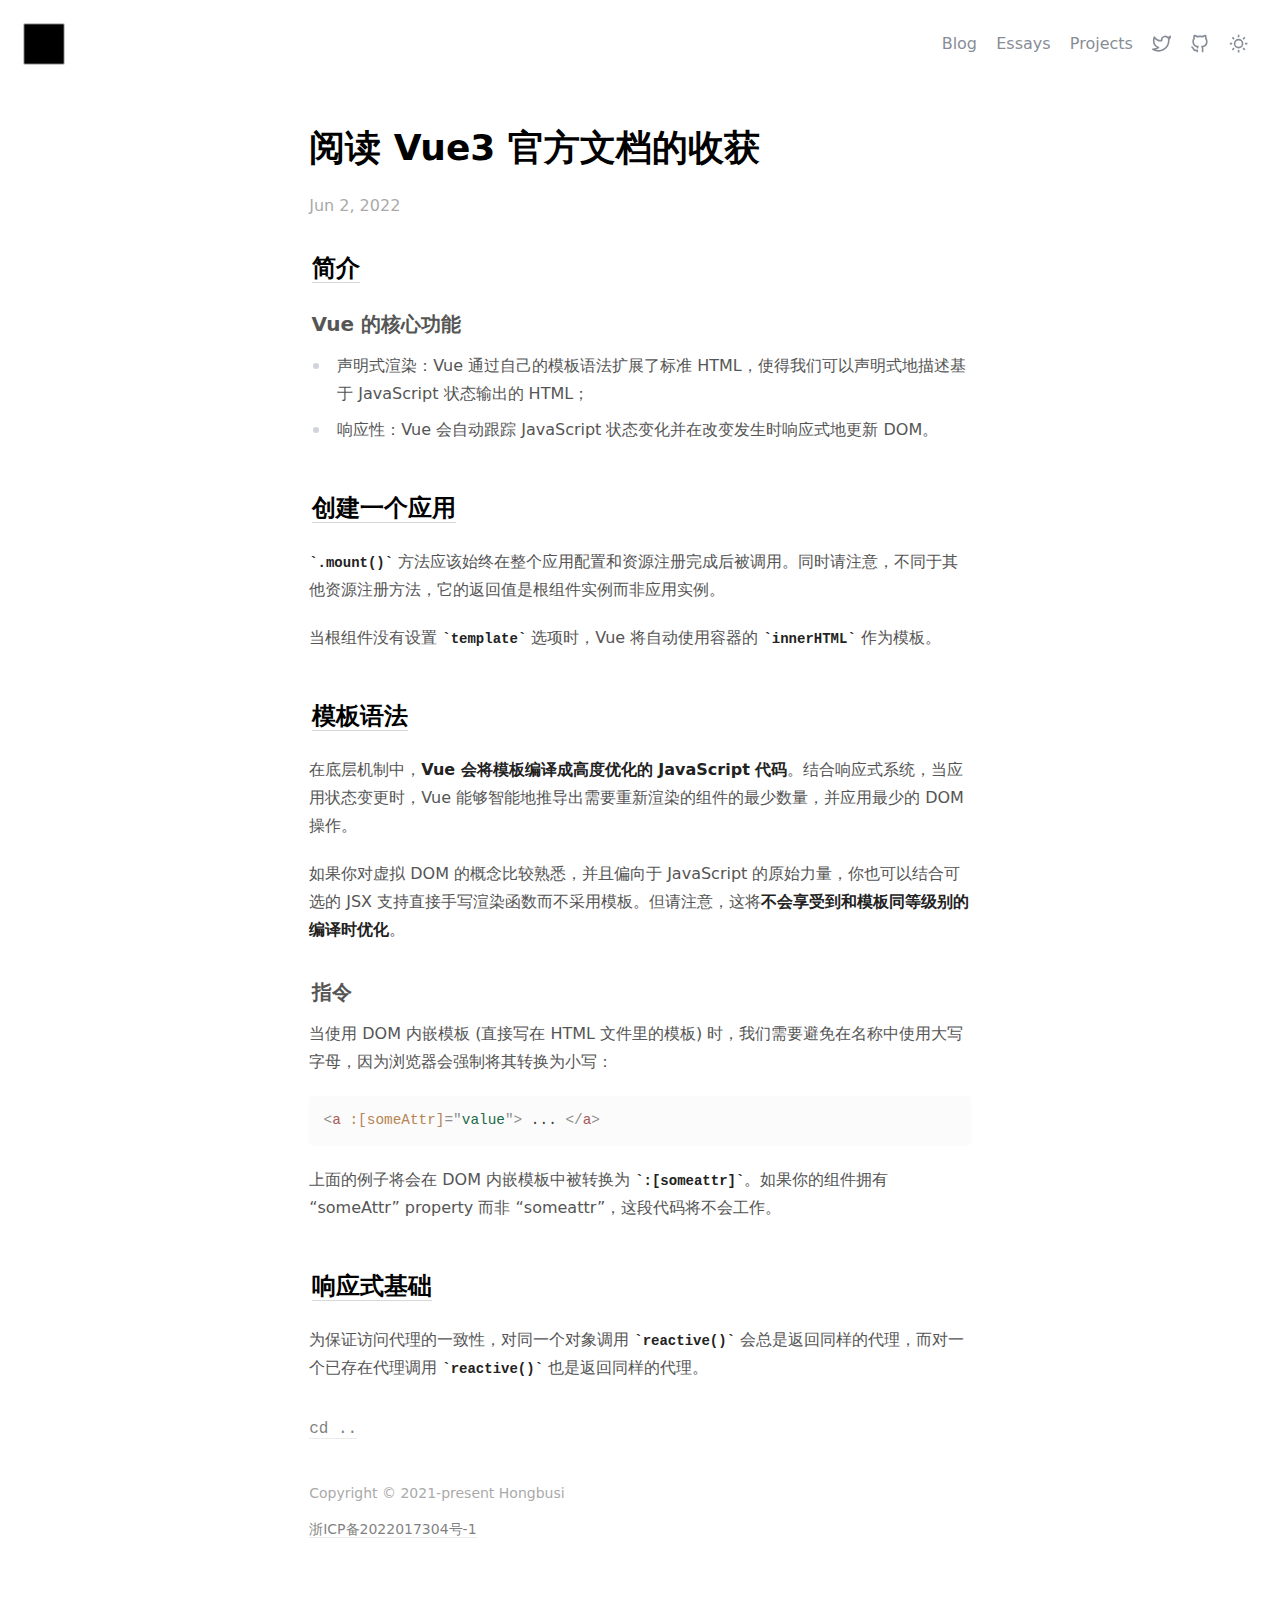
<file: posts/vue3-docs.html>
<!DOCTYPE html><html lang="en"><head><meta charset="UTF-8"><meta name="author" content="Hongbusi"><meta http-equiv="X-UA-Compatible" content="chrome=1"><meta name="revisit-after" content="7 days"><meta name="viewport" content="width=device-width,initial-scale=1"><link rel="icon" href="/favicon.svg" type="image/svg+xml"><meta name="theme-color" content="#ffffff"><title>阅读 Vue3 官方文档的收获</title><script>!function(){var e=window.matchMedia&&window.matchMedia("(prefers-color-scheme: dark)").matches,t=localStorage.getItem("vueuse-color-scheme")||"auto";("dark"===t||e&&"light"!==t)&&document.documentElement.classList.toggle("dark",!0)}()</script><!-- Global site tag (gtag.js) - Google Analytics --><script async="" src="https://www.googletagmanager.com/gtag/js?id=UA-221814222-1"></script><script>function gtag(){dataLayer.push(arguments)}window.dataLayer=window.dataLayer||[],gtag("js",new Date),gtag("config","UA-221814222-1")</script><script type="module" crossorigin="" src="/assets/app.aff35abf.js"></script><link rel="modulepreload" href="/assets/vendor.2cd3f507.js"><style>*,:after,:before{box-sizing:border-box;border-width:0;border-style:solid;border-color:currentColor}html{line-height:1.5;-webkit-text-size-adjust:100%;-moz-tab-size:4;tab-size:4;font-family:ui-sans-serif,system-ui,-apple-system,BlinkMacSystemFont,Segoe UI,Roboto,Helvetica Neue,Arial,Noto Sans,sans-serif,"Apple Color Emoji","Segoe UI Emoji",Segoe UI Symbol,"Noto Color Emoji"}body{margin:0;line-height:inherit}h1,h2,h3{font-size:inherit;font-weight:inherit}a{color:inherit;text-decoration:inherit}strong{font-weight:bolder}code,pre{font-family:ui-monospace,SFMono-Regular,Menlo,Monaco,Consolas,Liberation Mono,Courier New,monospace;font-size:1em}h1,h2,h3,p,pre{margin:0}ul{list-style:none;margin:0;padding:0}img,svg{display:block;vertical-align:middle}img{max-width:100%;height:auto}:root{--c-bg:#fff;--c-scrollbar:#eee;--c-scrollbar-hover:#bbb}html{background-color:var(--c-bg)}html{overflow:scroll}*{scrollbar-color:var(--c-scrollbar) var(--c-bg)}.prose{color:var(--fg);max-width:65ch;font-size:1rem;line-height:1.75}.prose a{color:var(--fg-deeper);text-decoration:none;font-weight:500}.prose strong{color:var(--fg-deep);font-weight:600}.prose ul>li{position:relative;padding-left:1.75em}.prose ul>li:before{content:"";position:absolute;background-color:#d1d5db;border-radius:50%;width:.375em;height:.375em;top:.6875em;left:.25em}.prose h1{color:var(--fg-deeper);font-weight:800;font-size:2.25em;margin-top:0;margin-bottom:.8888889em;line-height:1.1111111}.prose h2{color:var(--fg-deep);font-weight:700;font-size:1.5em;margin-top:2em;margin-bottom:1em;line-height:1.3333333}.prose h3{color:inherit;font-weight:600;font-size:1.25em;margin-top:1.6em;margin-bottom:.6em;line-height:1.6}.prose code{color:var(--fg-deep);font-weight:600;font-size:.875em}.prose code:before{content:"`"}.prose code:after{content:"`"}.prose pre{color:#e5e7eb;background-color:#1f2937;overflow-x:auto;font-size:.875em;line-height:1.7142857;margin-top:1.7142857em;margin-bottom:1.7142857em;border-radius:.375rem;padding:.8571429em 1.1428571em}.prose pre code{background-color:transparent;border-width:0;border-radius:0;padding:0;font-weight:400;color:inherit;font-size:inherit;font-family:inherit;line-height:inherit}.prose pre code:before{content:none}.prose pre code:after{content:none}.prose p{margin-top:1.25em;margin-bottom:1.25em}.prose ul{margin-top:1.25em;margin-bottom:1.25em;list-style-type:none}.prose li{margin-top:.5em;margin-bottom:.5em}.prose h2+*{margin-top:0}.prose h3+*{margin-top:0}.prose>:first-child{margin-top:0}.prose>:last-child{margin-bottom:0}:root{--prism-scheme:light;--prism-foreground:#6e6e6e;--prism-background:#f4f4f4;--prism-comment:#a8a8a8;--prism-string:#555555;--prism-literal:#333333;--prism-keyword:#000000;--prism-function:#4f4f4f;--prism-deleted:#333333;--prism-class:#333333;--prism-builtin:#757575;--prism-property:#333333;--prism-namespace:#4f4f4f;--prism-punctuation:#ababab;--prism-decorator:var(--prism-class);--prism-operator:var(--prism-punctuation);--prism-number:var(--prism-literal);--prism-boolean:var(--prism-literal);--prism-variable:var(--prism-literal);--prism-constant:var(--prism-literal);--prism-symbol:var(--prism-literal);--prism-interpolation:var(--prism-literal);--prism-selector:var(--prism-keyword);--prism-keyword-control:var(--prism-keyword);--prism-regex:var(--prism-string);--prism-json-property:var(--prism-property);--prism-inline-background:var(--prism-background);--prism-comment-style:italic;--prism-url-decoration:underline;--prism-line-number:#a5a5a5;--prism-line-number-gutter:#333333;--prism-line-highlight-background:#eeeeee;--prism-selection-background:#aaaaaa;--prism-marker-color:var(--prism-foreground);--prism-marker-opacity:.4;--prism-marker-font-size:.8em;--prism-font-size:1em;--prism-line-height:1.5em;--prism-font-family:monospace;--prism-inline-font-size:var(--prism-font-size);--prism-block-font-size:var(--prism-font-size);--prism-tab-size:2;--prism-block-padding-x:1em;--prism-block-padding-y:1em;--prism-block-margin-x:0;--prism-block-margin-y:.5em;--prism-block-radius:.3em;--prism-inline-padding-x:.3em;--prism-inline-padding-y:.1em;--prism-inline-radius:.3em}code[class*=language-],pre[class*=language-]{font-size:var(--prism-font-size);font-family:var(--prism-font-family);direction:ltr;text-align:left;white-space:pre;word-spacing:normal;word-break:normal;line-height:var(--prism-line-height);-moz-tab-size:var(--prism-tab-size);-o-tab-size:var(--prism-tab-size);tab-size:var(--prism-tab-size);-webkit-hyphens:none;-moz-hyphens:none;-ms-hyphens:none;hyphens:none;color:var(--prism-foreground)!important}pre[class*=language-]{font-size:var(--prism-block-font-size);padding:var(--prism-block-padding-y) var(--prism-block-padding-x);margin:var(--prism-block-margin-y) var(--prism-block-margin-x);border-radius:var(--prism-block-radius);overflow:auto;background:var(--prism-background)}code[class*=language-] ::-moz-selection,code[class*=language-] ::selection,code[class*=language-]::-moz-selection,code[class*=language-]::selection,pre[class*=language-] ::-moz-selection,pre[class*=language-] ::selection,pre[class*=language-]::-moz-selection,pre[class*=language-]::selection{background:var(--prism-selection-background)}.token.punctuation{color:var(--prism-punctuation)}.token.attr-value{color:var(--prism-selector)}.token.tag{color:var(--prism-builtin)}.token.attr-name{color:var(--prism-property)}:root{--prism-font-size:.9rem;--prism-font-family:"Fira Code",monospace}:root{--prism-font-family:"Input Mono",monospace}html:not(.dark){--prism-foreground:#393a34;--prism-background:#fbfbfb;--prism-comment:#a0ada0;--prism-string:#b56959;--prism-literal:#2f8a89;--prism-number:#296aa3;--prism-keyword:#1c6b48;--prism-function:#6c7834;--prism-boolean:#1c6b48;--prism-constant:#a65e2b;--prism-deleted:#a14f55;--prism-class:#2993a3;--prism-builtin:#ab5959;--prism-property:#b58451;--prism-namespace:#b05a78;--prism-punctuation:#8e8f8b;--prism-decorator:#bd8f8f;--prism-regex:#ab5e3f;--prism-json-property:#698c96}.prose{--fg:#555;--fg-deep:#222;--fg-deeper:#000;color:var(--fg)}.prose a{font-weight:inherit;text-decoration:none;border-bottom:1px solid rgba(125,125,125,.3);transition:border .3s ease-in-out}.prose a:hover{border-bottom:1px solid var(--fg)}a.header-anchor{float:left;margin-top:.125em;margin-left:-1.2em;padding-right:.5em;font-size:.85em;opacity:0;text-decoration:none;border:0!important}a.header-anchor:focus,a.header-anchor:hover{text-decoration:none}h2:focus .header-anchor,h2:hover .header-anchor,h3:focus .header-anchor,h3:hover .header-anchor{opacity:.5}.absolute{position:absolute}.z-40{z-index:40}.m-6{margin:1.5rem}.m-auto{margin:auto}.\!-mt-2{margin-top:-.5rem!important}.mb-0{margin-bottom:0}.mb-6{margin-bottom:1.5rem}.mb-8{margin-bottom:2rem}.mt-10{margin-top:2.5rem}.mt-4{margin-top:1rem}.mt-8{margin-top:2rem}.h-10{height:2.5rem}.w-10{width:2.5rem}.flex{display:flex}.flex-col{flex-direction:column}.select-none{user-select:none}.px-7{padding-left:1.75rem;padding-right:1.75rem}.py-10{padding-top:2.5rem;padding-bottom:2.5rem}.font-mono{font-family:ui-monospace,SFMono-Regular,Menlo,Monaco,Consolas,"Liberation Mono","Courier New",monospace}.font-sans{font-family:Inter,Inter var,system-ui,-apple-system,BlinkMacSystemFont,Segoe UI,Roboto,Helvetica Neue,Arial,Noto Sans,sans-serif,Apple Color Emoji,Segoe UI Emoji,Segoe UI Symbol,Noto Color Emoji}.text-sm{font-size:.875rem;line-height:1.25rem}.text-gray-700{--un-text-opacity:1;color:rgba(55,65,81,var(--un-text-opacity))}.no-underline{text-decoration:none}.opacity-50{opacity:.5}.hover\:opacity-75:hover{opacity:.75}.outline-none{outline:2px solid transparent;outline-offset:2px}@media (max-width:768px){.lt-md\:hidden{display:none}}@media (min-width:768px){.md\:hidden{display:none}}@media (min-width:1024px){.lg\:fixed{position:fixed}}.nav[data-v-70585b6f]{padding:2rem;width:100%;display:grid;grid-template-columns:auto max-content;box-sizing:border-box}.nav>[data-v-70585b6f]{margin:auto}.nav a[data-v-70585b6f]{cursor:pointer;text-decoration:none;color:inherit;transition:opacity .2s ease;opacity:.6;outline:0}.nav a[data-v-70585b6f]:hover{opacity:1;text-decoration-color:inherit}.nav .right[data-v-70585b6f]{display:grid;grid-gap:1.2rem;grid-auto-flow:column}.nav .right>[data-v-70585b6f]{margin:auto}</style><link rel="preload" href="/assets/app.f6809369.css" as="style"><link rel="modulepreload" crossorigin="" href="/assets/vue3-docs.ec5959f2.js"><link rel="modulepreload" crossorigin="" href="/assets/Post.5577dd8f.js"><link rel="preload" href="/assets/Post.844d8ce7.css" as="style"><meta name="description" content="Hongbusi's Portfolio"><meta name="twitter:card" content="summary"><meta name="twitter:creator" content="@Hongbusi"><meta property="og:title" content="阅读 Vue3 官方文档的收获"><meta name="head:count" content="4"></head><body class="font-sans text-gray-700 dark:text-gray-200"><div id="app" data-server-rendered="true"><!--[--><header class="header z-40" data-v-70585b6f=""><a href="/" class="w-10 h-10 absolute lg:fixed m-6 select-none outline-none" focusable="false" data-v-70585b6f=""><img class="" src="/logo.png" alt="logo" data-v-70585b6f=""></a><nav class="nav" data-v-70585b6f=""><div class="spacer" data-v-70585b6f=""></div><div class="right" data-v-70585b6f=""><a href="/posts" class="" data-v-70585b6f=""><span class="lt-md:hidden" data-v-70585b6f="">Blog</span><svg style="vertical-align:sub" class="inline md:hidden" width="1.2em" height="1.2em" preserveAspectRatio="xMidYMid meet" viewBox="0 0 24 24" data-v-70585b6f=""><path fill="currentColor" d="M20 22H4a1 1 0 0 1-1-1V3a1 1 0 0 1 1-1h16a1 1 0 0 1 1 1v18a1 1 0 0 1-1 1zm-1-2V4H5v16h14zM7 6h4v4H7V6zm0 6h10v2H7v-2zm0 4h10v2H7v-2zm6-9h4v2h-4V7z"></path></svg></a><a href="/essays" class="" data-v-70585b6f=""><span class="lt-md:hidden" data-v-70585b6f="">Essays</span><svg style="vertical-align:sub" class="inline md:hidden" width="1.2em" height="1.2em" preserveAspectRatio="xMidYMid meet" viewBox="-2 -2 24 24" data-v-70585b6f=""><path fill="currentColor" d="m5.72 14.456l1.761-.508l10.603-10.73a.456.456 0 0 0-.003-.64l-.635-.642a.443.443 0 0 0-.632-.003L6.239 12.635l-.52 1.82zM18.703.664l.635.643c.876.887.884 2.318.016 3.196L8.428 15.561l-3.764 1.084a.901.901 0 0 1-1.11-.623a.915.915 0 0 1-.002-.506l1.095-3.84L15.544.647a2.215 2.215 0 0 1 3.159.016zM7.184 1.817c.496 0 .898.407.898.909a.903.903 0 0 1-.898.909H3.592c-.992 0-1.796.814-1.796 1.817v10.906c0 1.004.804 1.818 1.796 1.818h10.776c.992 0 1.797-.814 1.797-1.818v-3.635c0-.502.402-.909.898-.909s.898.407.898.91v3.634c0 2.008-1.609 3.636-3.593 3.636H3.592C1.608 19.994 0 18.366 0 16.358V5.452c0-2.007 1.608-3.635 3.592-3.635h3.592z"></path></svg></a><a href="/projects" class="" data-v-70585b6f=""><span class="lt-md:hidden" data-v-70585b6f="">Projects</span><svg style="vertical-align:sub" class="inline md:hidden" width="1.2em" height="1.2em" preserveAspectRatio="xMidYMid meet" viewBox="0 0 24 24" data-v-70585b6f=""><path fill="currentColor" d="M9.973 18H11v-5h2v5h1.027c.132-1.202.745-2.194 1.74-3.277c.113-.122.832-.867.917-.973a6 6 0 1 0-9.37-.002c.086.107.807.853.918.974c.996 1.084 1.609 2.076 1.741 3.278zM10 20v1h4v-1h-4zm-4.246-5a8 8 0 1 1 12.49.002C17.624 15.774 16 17 16 18.5V21a2 2 0 0 1-2 2h-4a2 2 0 0 1-2-2v-2.5C8 17 6.375 15.774 5.754 15z"></path></svg></a><a href="https://twitter.com/Hongbusi" target="_blank" title="Twitter" data-v-70585b6f=""><svg style="vertical-align:sub" class="inline" width="1.2em" height="1.2em" preserveAspectRatio="xMidYMid meet" viewBox="0 0 24 24" data-v-70585b6f=""><path fill="none" stroke="currentColor" stroke-linecap="round" stroke-linejoin="round" stroke-width="2" d="M23 3a10.9 10.9 0 0 1-3.14 1.53a4.48 4.48 0 0 0-7.86 3v1A10.66 10.66 0 0 1 3 4s-4 9 5 13a11.64 11.64 0 0 1-7 2c9 5 20 0 20-11.5a4.5 4.5 0 0 0-.08-.83A7.72 7.72 0 0 0 23 3z"></path></svg></a><a href="https://github.com/Hongbusi" target="_blank" title="GitHub" data-v-70585b6f=""><svg style="vertical-align:sub" class="inline" width="1.2em" height="1.2em" preserveAspectRatio="xMidYMid meet" viewBox="0 0 24 24" data-v-70585b6f=""><path fill="currentColor" d="M10.07 20.503a1 1 0 0 0-1.18-.983c-1.31.24-2.963.276-3.402-.958a5.708 5.708 0 0 0-1.837-2.415a1.2 1.2 0 0 1-.167-.11a1 1 0 0 0-.93-.645h-.005a1 1 0 0 0-1 .995c-.004.815.81 1.338 1.141 1.514a4.44 4.44 0 0 1 .924 1.36c.365 1.023 1.423 2.576 4.466 2.376l.003.098l.004.268a1 1 0 0 0 2 0l-.005-.318c-.005-.19-.012-.464-.012-1.182ZM20.737 5.377a5.39 5.39 0 0 0 .09-.42a6.278 6.278 0 0 0-.408-3.293a1.002 1.002 0 0 0-.615-.58c-.356-.12-1.67-.357-4.184 1.25a13.87 13.87 0 0 0-6.354 0C6.762.75 5.455.966 5.102 1.079a.997.997 0 0 0-.631.584a6.3 6.3 0 0 0-.404 3.357c.025.127.051.246.079.354a6.27 6.27 0 0 0-1.256 3.83a8.422 8.422 0 0 0 .043.921c.334 4.603 3.334 5.984 5.424 6.459a4.591 4.591 0 0 0-.118.4a1 1 0 0 0 1.942.479a1.678 1.678 0 0 1 .468-.878a1 1 0 0 0-.546-1.745c-3.454-.395-4.954-1.802-5.18-4.899a6.61 6.61 0 0 1-.033-.738a4.258 4.258 0 0 1 .92-2.713a3.022 3.022 0 0 1 .195-.231a1 1 0 0 0 .188-1.025a3.388 3.388 0 0 1-.155-.555a4.094 4.094 0 0 1 .079-1.616a7.543 7.543 0 0 1 2.415 1.18a1.009 1.009 0 0 0 .827.133a11.777 11.777 0 0 1 6.173.001a1.005 1.005 0 0 0 .83-.138a7.572 7.572 0 0 1 2.406-1.19a4.04 4.04 0 0 1 .087 1.578a3.205 3.205 0 0 1-.169.607a1 1 0 0 0 .188 1.025c.078.087.155.18.224.268A4.122 4.122 0 0 1 20 9.203a7.039 7.039 0 0 1-.038.777c-.22 3.056-1.725 4.464-5.195 4.86a1 1 0 0 0-.546 1.746a1.63 1.63 0 0 1 .466.908a3.06 3.06 0 0 1 .093.82v2.333c-.01.648-.01 1.133-.01 1.356a1 1 0 1 0 2 0c0-.217 0-.692.01-1.34v-2.35a4.881 4.881 0 0 0-.155-1.311a4.256 4.256 0 0 0-.116-.416a6.513 6.513 0 0 0 5.445-6.424A8.697 8.697 0 0 0 22 9.203a6.13 6.13 0 0 0-1.263-3.826Z"></path></svg></a><a class="select-none" title="Toggle Color Scheme" data-v-70585b6f=""><svg style="vertical-align:sub;display:none" class="inline" width="1.2em" height="1.2em" preserveAspectRatio="xMidYMid meet" viewBox="0 0 24 24"><path fill="currentColor" d="M10 7a7 7 0 0 0 12 4.9v.1c0 5.523-4.477 10-10 10S2 17.523 2 12S6.477 2 12 2h.1A6.979 6.979 0 0 0 10 7zm-6 5a8 8 0 0 0 15.062 3.762A9 9 0 0 1 8.238 4.938A7.999 7.999 0 0 0 4 12z"></path></svg><svg style="vertical-align:sub" class="inline" width="1.2em" height="1.2em" preserveAspectRatio="xMidYMid meet" viewBox="0 0 24 24"><path fill="currentColor" d="M12 18a6 6 0 1 1 0-12a6 6 0 0 1 0 12zm0-2a4 4 0 1 0 0-8a4 4 0 0 0 0 8zM11 1h2v3h-2V1zm0 19h2v3h-2v-3zM3.515 4.929l1.414-1.414L7.05 5.636L5.636 7.05L3.515 4.93zM16.95 18.364l1.414-1.414l2.121 2.121l-1.414 1.414l-2.121-2.121zm2.121-14.85l1.414 1.415l-2.121 2.121l-1.414-1.414l2.121-2.121zM5.636 16.95l1.414 1.414l-2.121 2.121l-1.414-1.414l2.121-2.121zM23 11v2h-3v-2h3zM4 11v2H1v-2h3z"></path></svg></a></div></nav></header><main class="px-7 py-10"><!--[--><div class="prose m-auto mb-8"><h1 class="mb-0">阅读 Vue3 官方文档的收获</h1><p class="opacity-50 !-mt-2">Jun 2<!----></p><!----></div><article><!--[--><div class="prose m-auto"><h2 id="简介" tabindex="-1"><a href="https://staging-cn.vuejs.org/guide/introduction.html" target="_blank" rel="noopener">简介</a> <a class="header-anchor" href="#简介" aria-hidden="true">#</a></h2><h3 id="vue-的核心功能" tabindex="-1">Vue 的核心功能 <a class="header-anchor" href="#vue-的核心功能" aria-hidden="true">#</a></h3><ul><li>声明式渲染：Vue 通过自己的模板语法扩展了标准 HTML，使得我们可以声明式地描述基于 JavaScript 状态输出的 HTML；</li><li>响应性：Vue 会自动跟踪 JavaScript 状态变化并在改变发生时响应式地更新 DOM。</li></ul><h2 id="创建一个应用" tabindex="-1"><a href="https://staging-cn.vuejs.org/guide/essentials/application.html#mounting-the-app" target="_blank" rel="noopener">创建一个应用</a> <a class="header-anchor" href="#创建一个应用" aria-hidden="true">#</a></h2><p><code>.mount()</code> 方法应该始终在整个应用配置和资源注册完成后被调用。同时请注意，不同于其他资源注册方法，它的返回值是根组件实例而非应用实例。</p><p>当根组件没有设置 <code>template</code> 选项时，Vue 将自动使用容器的 <code>innerHTML</code> 作为模板。</p><h2 id="模板语法" tabindex="-1"><a href="https://staging-cn.vuejs.org/guide/essentials/template-syntax.html" target="_blank" rel="noopener">模板语法</a> <a class="header-anchor" href="#模板语法" aria-hidden="true">#</a></h2><p>在底层机制中，<strong>Vue 会将模板编译成高度优化的 JavaScript 代码</strong>。结合响应式系统，当应用状态变更时，Vue 能够智能地推导出需要重新渲染的组件的最少数量，并应用最少的 DOM 操作。</p><p>如果你对虚拟 DOM 的概念比较熟悉，并且偏向于 JavaScript 的原始力量，你也可以结合可选的 JSX 支持直接手写渲染函数而不采用模板。但请注意，这将<strong>不会享受到和模板同等级别的编译时优化</strong>。</p><h3 id="指令" tabindex="-1">指令 <a class="header-anchor" href="#指令" aria-hidden="true">#</a></h3><p>当使用 DOM 内嵌模板 (直接写在 HTML 文件里的模板) 时，我们需要避免在名称中使用大写字母，因为浏览器会强制将其转换为小写：</p><pre class="language-html"><code class="language-html"><span class="token tag"><span class="token tag"><span class="token punctuation">&lt;</span>a</span> <span class="token attr-name">:[someAttr]</span><span class="token attr-value"><span class="token punctuation attr-equals">=</span><span class="token punctuation">"</span>value<span class="token punctuation">"</span></span><span class="token punctuation">&gt;</span></span> ... <span class="token tag"><span class="token tag"><span class="token punctuation">&lt;/</span>a</span><span class="token punctuation">&gt;</span></span>
</code></pre><p>上面的例子将会在 DOM 内嵌模板中被转换为 <code>:[someattr]</code>。如果你的组件拥有 “someAttr” property 而非 “someattr”，这段代码将不会工作。</p><h2 id="响应式基础" tabindex="-1"><a href="https://staging-cn.vuejs.org/guide/essentials/reactivity-fundamentals.html" target="_blank" rel="noopener">响应式基础</a> <a class="header-anchor" href="#响应式基础" aria-hidden="true">#</a></h2><p>为保证访问代理的一致性，对同一个对象调用 <code>reactive()</code> 会总是返回同样的代理，而对一个已存在代理调用 <code>reactive()</code> 也是返回同样的代理。</p></div><!--]--></article><div class="prose m-auto mt-8 mb-8"><a href="/posts" class="font-mono no-underline opacity-50 hover:opacity-75">cd ..</a></div><!--]--><div class="mt-10 mb-6 prose m-auto opacity-50 flex flex-col"><span class="text-sm">Copyright © 2021-present Hongbusi</span><span class="text-sm mt-4"><a href="https://beian.miit.gov.cn" target="_blank"> 浙ICP备2022017304号-1</a></span></div></main><!--]--></div><link rel="stylesheet" href="/assets/app.f6809369.css"><link rel="stylesheet" href="/assets/Post.844d8ce7.css"></body></html>
</file>
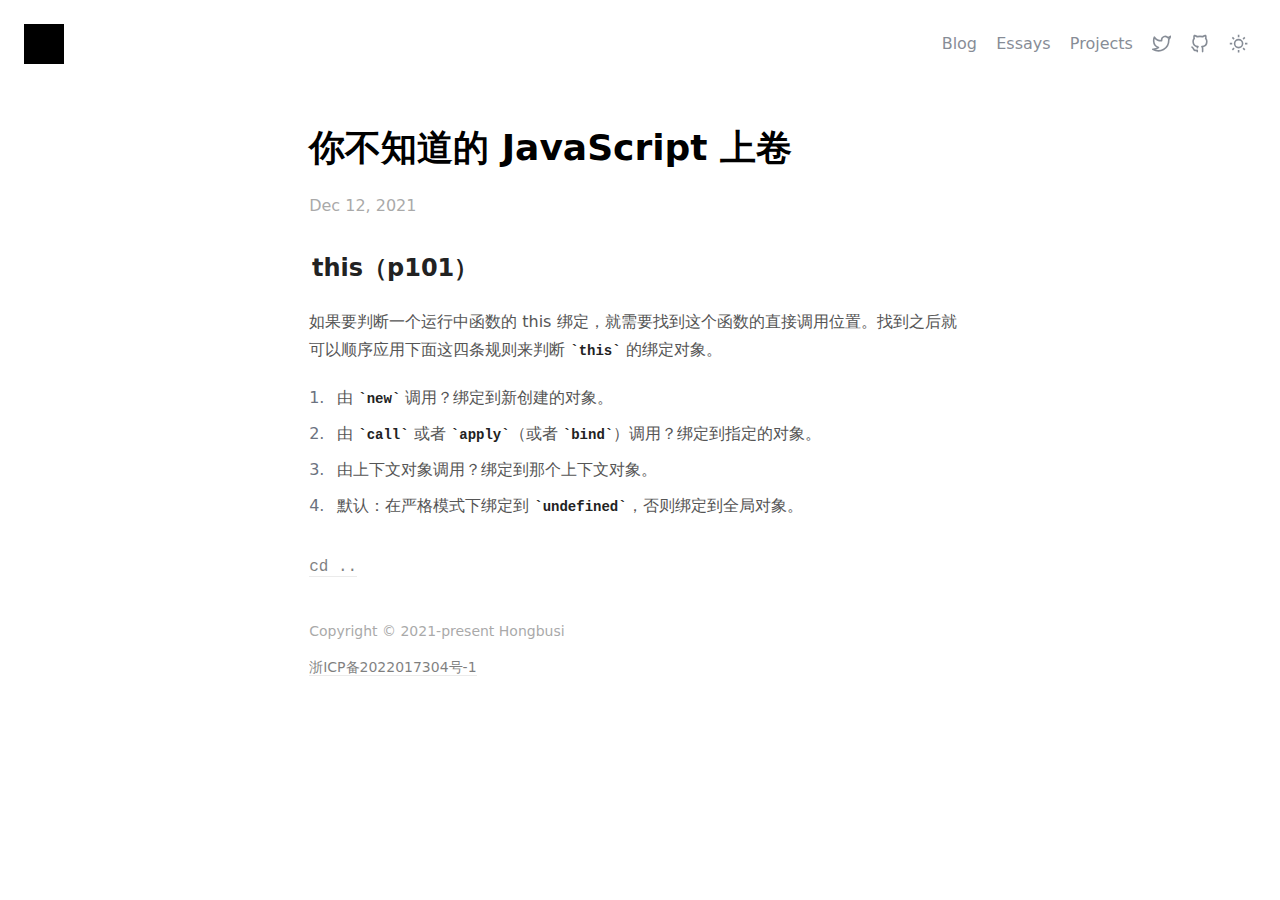
<file: posts/you-dont-know-js-1.html>
<!DOCTYPE html><html lang="en"><head><meta charset="UTF-8"><meta name="author" content="Hongbusi"><meta http-equiv="X-UA-Compatible" content="chrome=1"><meta name="revisit-after" content="7 days"><meta name="viewport" content="width=device-width,initial-scale=1"><link rel="icon" href="/favicon.svg" type="image/svg+xml"><meta name="theme-color" content="#ffffff"><title>你不知道的 JavaScript 上卷</title><script>!function(){var e=window.matchMedia&&window.matchMedia("(prefers-color-scheme: dark)").matches,t=localStorage.getItem("vueuse-color-scheme")||"auto";("dark"===t||e&&"light"!==t)&&document.documentElement.classList.toggle("dark",!0)}()</script><!-- Global site tag (gtag.js) - Google Analytics --><script async="" src="https://www.googletagmanager.com/gtag/js?id=UA-221814222-1"></script><script>function gtag(){dataLayer.push(arguments)}window.dataLayer=window.dataLayer||[],gtag("js",new Date),gtag("config","UA-221814222-1")</script><script type="module" crossorigin="" src="/assets/app.aff35abf.js"></script><link rel="modulepreload" href="/assets/vendor.2cd3f507.js"><style>*,:after,:before{box-sizing:border-box;border-width:0;border-style:solid;border-color:currentColor}html{line-height:1.5;-webkit-text-size-adjust:100%;-moz-tab-size:4;tab-size:4;font-family:ui-sans-serif,system-ui,-apple-system,BlinkMacSystemFont,Segoe UI,Roboto,Helvetica Neue,Arial,Noto Sans,sans-serif,"Apple Color Emoji","Segoe UI Emoji",Segoe UI Symbol,"Noto Color Emoji"}body{margin:0;line-height:inherit}h1,h2{font-size:inherit;font-weight:inherit}a{color:inherit;text-decoration:inherit}code{font-family:ui-monospace,SFMono-Regular,Menlo,Monaco,Consolas,Liberation Mono,Courier New,monospace;font-size:1em}h1,h2,p{margin:0}ol{list-style:none;margin:0;padding:0}img,svg{display:block;vertical-align:middle}img{max-width:100%;height:auto}:root{--c-bg:#fff;--c-scrollbar:#eee;--c-scrollbar-hover:#bbb}html{background-color:var(--c-bg)}html{overflow:scroll}*{scrollbar-color:var(--c-scrollbar) var(--c-bg)}.prose{color:var(--fg);max-width:65ch;font-size:1rem;line-height:1.75}.prose a{color:var(--fg-deeper);text-decoration:none;font-weight:500}.prose ol>li{position:relative;padding-left:1.75em}.prose ol>li:before{content:counter(list-item,var(--list-counter-style,decimal)) ".";position:absolute;font-weight:400;color:#6b7280;left:0}.prose h1{color:var(--fg-deeper);font-weight:800;font-size:2.25em;margin-top:0;margin-bottom:.8888889em;line-height:1.1111111}.prose h2{color:var(--fg-deep);font-weight:700;font-size:1.5em;margin-top:2em;margin-bottom:1em;line-height:1.3333333}.prose code{color:var(--fg-deep);font-weight:600;font-size:.875em}.prose code:before{content:"`"}.prose code:after{content:"`"}.prose p{margin-top:1.25em;margin-bottom:1.25em}.prose ol{margin-top:1.25em;margin-bottom:1.25em;list-style-type:none}.prose li{margin-top:.5em;margin-bottom:.5em}.prose>ol>li>:first-child{margin-top:1.25em}.prose>ol>li>:last-child{margin-bottom:1.25em}.prose h2+*{margin-top:0}.prose>:first-child{margin-top:0}.prose>:last-child{margin-bottom:0}:root{--prism-scheme:light;--prism-foreground:#6e6e6e;--prism-background:#f4f4f4;--prism-comment:#a8a8a8;--prism-string:#555555;--prism-literal:#333333;--prism-keyword:#000000;--prism-function:#4f4f4f;--prism-deleted:#333333;--prism-class:#333333;--prism-builtin:#757575;--prism-property:#333333;--prism-namespace:#4f4f4f;--prism-punctuation:#ababab;--prism-decorator:var(--prism-class);--prism-operator:var(--prism-punctuation);--prism-number:var(--prism-literal);--prism-boolean:var(--prism-literal);--prism-variable:var(--prism-literal);--prism-constant:var(--prism-literal);--prism-symbol:var(--prism-literal);--prism-interpolation:var(--prism-literal);--prism-selector:var(--prism-keyword);--prism-keyword-control:var(--prism-keyword);--prism-regex:var(--prism-string);--prism-json-property:var(--prism-property);--prism-inline-background:var(--prism-background);--prism-comment-style:italic;--prism-url-decoration:underline;--prism-line-number:#a5a5a5;--prism-line-number-gutter:#333333;--prism-line-highlight-background:#eeeeee;--prism-selection-background:#aaaaaa;--prism-marker-color:var(--prism-foreground);--prism-marker-opacity:.4;--prism-marker-font-size:.8em;--prism-font-size:1em;--prism-line-height:1.5em;--prism-font-family:monospace;--prism-inline-font-size:var(--prism-font-size);--prism-block-font-size:var(--prism-font-size);--prism-tab-size:2;--prism-block-padding-x:1em;--prism-block-padding-y:1em;--prism-block-margin-x:0;--prism-block-margin-y:.5em;--prism-block-radius:.3em;--prism-inline-padding-x:.3em;--prism-inline-padding-y:.1em;--prism-inline-radius:.3em}:root{--prism-font-size:.9rem;--prism-font-family:"Fira Code",monospace}:root{--prism-font-family:"Input Mono",monospace}html:not(.dark){--prism-foreground:#393a34;--prism-background:#fbfbfb;--prism-comment:#a0ada0;--prism-string:#b56959;--prism-literal:#2f8a89;--prism-number:#296aa3;--prism-keyword:#1c6b48;--prism-function:#6c7834;--prism-boolean:#1c6b48;--prism-constant:#a65e2b;--prism-deleted:#a14f55;--prism-class:#2993a3;--prism-builtin:#ab5959;--prism-property:#b58451;--prism-namespace:#b05a78;--prism-punctuation:#8e8f8b;--prism-decorator:#bd8f8f;--prism-regex:#ab5e3f;--prism-json-property:#698c96}.prose{--fg:#555;--fg-deep:#222;--fg-deeper:#000;color:var(--fg)}.prose a{font-weight:inherit;text-decoration:none;border-bottom:1px solid rgba(125,125,125,.3);transition:border .3s ease-in-out}.prose a:hover{border-bottom:1px solid var(--fg)}a.header-anchor{float:left;margin-top:.125em;margin-left:-1.2em;padding-right:.5em;font-size:.85em;opacity:0;text-decoration:none;border:0!important}a.header-anchor:focus,a.header-anchor:hover{text-decoration:none}h2:focus .header-anchor,h2:hover .header-anchor{opacity:.5}.absolute{position:absolute}.z-40{z-index:40}.m-6{margin:1.5rem}.m-auto{margin:auto}.\!-mt-2{margin-top:-.5rem!important}.mb-0{margin-bottom:0}.mb-6{margin-bottom:1.5rem}.mb-8{margin-bottom:2rem}.mt-10{margin-top:2.5rem}.mt-4{margin-top:1rem}.mt-8{margin-top:2rem}.h-10{height:2.5rem}.w-10{width:2.5rem}.flex{display:flex}.flex-col{flex-direction:column}.select-none{user-select:none}.px-7{padding-left:1.75rem;padding-right:1.75rem}.py-10{padding-top:2.5rem;padding-bottom:2.5rem}.font-mono{font-family:ui-monospace,SFMono-Regular,Menlo,Monaco,Consolas,"Liberation Mono","Courier New",monospace}.font-sans{font-family:Inter,Inter var,system-ui,-apple-system,BlinkMacSystemFont,Segoe UI,Roboto,Helvetica Neue,Arial,Noto Sans,sans-serif,Apple Color Emoji,Segoe UI Emoji,Segoe UI Symbol,Noto Color Emoji}.text-sm{font-size:.875rem;line-height:1.25rem}.text-gray-700{--un-text-opacity:1;color:rgba(55,65,81,var(--un-text-opacity))}.no-underline{text-decoration:none}.opacity-50{opacity:.5}.hover\:opacity-75:hover{opacity:.75}.outline-none{outline:2px solid transparent;outline-offset:2px}@media (max-width:768px){.lt-md\:hidden{display:none}}@media (min-width:768px){.md\:hidden{display:none}}@media (min-width:1024px){.lg\:fixed{position:fixed}}.nav[data-v-70585b6f]{padding:2rem;width:100%;display:grid;grid-template-columns:auto max-content;box-sizing:border-box}.nav>[data-v-70585b6f]{margin:auto}.nav a[data-v-70585b6f]{cursor:pointer;text-decoration:none;color:inherit;transition:opacity .2s ease;opacity:.6;outline:0}.nav a[data-v-70585b6f]:hover{opacity:1;text-decoration-color:inherit}.nav .right[data-v-70585b6f]{display:grid;grid-gap:1.2rem;grid-auto-flow:column}.nav .right>[data-v-70585b6f]{margin:auto}</style><link rel="preload" href="/assets/app.f6809369.css" as="style"><link rel="modulepreload" crossorigin="" href="/assets/you-dont-know-js-1.b16877af.js"><link rel="modulepreload" crossorigin="" href="/assets/Post.5577dd8f.js"><link rel="preload" href="/assets/Post.844d8ce7.css" as="style"><meta name="description" content="Hongbusi's Portfolio"><meta name="twitter:card" content="summary"><meta name="twitter:creator" content="@Hongbusi"><meta property="og:title" content="你不知道的 JavaScript 上卷"><meta name="head:count" content="4"></head><body class="font-sans text-gray-700 dark:text-gray-200"><div id="app" data-server-rendered="true"><!--[--><header class="header z-40" data-v-70585b6f=""><a href="/" class="w-10 h-10 absolute lg:fixed m-6 select-none outline-none" focusable="false" data-v-70585b6f=""><img class="" src="/logo.png" alt="logo" data-v-70585b6f=""></a><nav class="nav" data-v-70585b6f=""><div class="spacer" data-v-70585b6f=""></div><div class="right" data-v-70585b6f=""><a href="/posts" class="" data-v-70585b6f=""><span class="lt-md:hidden" data-v-70585b6f="">Blog</span><svg style="vertical-align:sub" class="inline md:hidden" width="1.2em" height="1.2em" preserveAspectRatio="xMidYMid meet" viewBox="0 0 24 24" data-v-70585b6f=""><path fill="currentColor" d="M20 22H4a1 1 0 0 1-1-1V3a1 1 0 0 1 1-1h16a1 1 0 0 1 1 1v18a1 1 0 0 1-1 1zm-1-2V4H5v16h14zM7 6h4v4H7V6zm0 6h10v2H7v-2zm0 4h10v2H7v-2zm6-9h4v2h-4V7z"></path></svg></a><a href="/essays" class="" data-v-70585b6f=""><span class="lt-md:hidden" data-v-70585b6f="">Essays</span><svg style="vertical-align:sub" class="inline md:hidden" width="1.2em" height="1.2em" preserveAspectRatio="xMidYMid meet" viewBox="-2 -2 24 24" data-v-70585b6f=""><path fill="currentColor" d="m5.72 14.456l1.761-.508l10.603-10.73a.456.456 0 0 0-.003-.64l-.635-.642a.443.443 0 0 0-.632-.003L6.239 12.635l-.52 1.82zM18.703.664l.635.643c.876.887.884 2.318.016 3.196L8.428 15.561l-3.764 1.084a.901.901 0 0 1-1.11-.623a.915.915 0 0 1-.002-.506l1.095-3.84L15.544.647a2.215 2.215 0 0 1 3.159.016zM7.184 1.817c.496 0 .898.407.898.909a.903.903 0 0 1-.898.909H3.592c-.992 0-1.796.814-1.796 1.817v10.906c0 1.004.804 1.818 1.796 1.818h10.776c.992 0 1.797-.814 1.797-1.818v-3.635c0-.502.402-.909.898-.909s.898.407.898.91v3.634c0 2.008-1.609 3.636-3.593 3.636H3.592C1.608 19.994 0 18.366 0 16.358V5.452c0-2.007 1.608-3.635 3.592-3.635h3.592z"></path></svg></a><a href="/projects" class="" data-v-70585b6f=""><span class="lt-md:hidden" data-v-70585b6f="">Projects</span><svg style="vertical-align:sub" class="inline md:hidden" width="1.2em" height="1.2em" preserveAspectRatio="xMidYMid meet" viewBox="0 0 24 24" data-v-70585b6f=""><path fill="currentColor" d="M9.973 18H11v-5h2v5h1.027c.132-1.202.745-2.194 1.74-3.277c.113-.122.832-.867.917-.973a6 6 0 1 0-9.37-.002c.086.107.807.853.918.974c.996 1.084 1.609 2.076 1.741 3.278zM10 20v1h4v-1h-4zm-4.246-5a8 8 0 1 1 12.49.002C17.624 15.774 16 17 16 18.5V21a2 2 0 0 1-2 2h-4a2 2 0 0 1-2-2v-2.5C8 17 6.375 15.774 5.754 15z"></path></svg></a><a href="https://twitter.com/Hongbusi" target="_blank" title="Twitter" data-v-70585b6f=""><svg style="vertical-align:sub" class="inline" width="1.2em" height="1.2em" preserveAspectRatio="xMidYMid meet" viewBox="0 0 24 24" data-v-70585b6f=""><path fill="none" stroke="currentColor" stroke-linecap="round" stroke-linejoin="round" stroke-width="2" d="M23 3a10.9 10.9 0 0 1-3.14 1.53a4.48 4.48 0 0 0-7.86 3v1A10.66 10.66 0 0 1 3 4s-4 9 5 13a11.64 11.64 0 0 1-7 2c9 5 20 0 20-11.5a4.5 4.5 0 0 0-.08-.83A7.72 7.72 0 0 0 23 3z"></path></svg></a><a href="https://github.com/Hongbusi" target="_blank" title="GitHub" data-v-70585b6f=""><svg style="vertical-align:sub" class="inline" width="1.2em" height="1.2em" preserveAspectRatio="xMidYMid meet" viewBox="0 0 24 24" data-v-70585b6f=""><path fill="currentColor" d="M10.07 20.503a1 1 0 0 0-1.18-.983c-1.31.24-2.963.276-3.402-.958a5.708 5.708 0 0 0-1.837-2.415a1.2 1.2 0 0 1-.167-.11a1 1 0 0 0-.93-.645h-.005a1 1 0 0 0-1 .995c-.004.815.81 1.338 1.141 1.514a4.44 4.44 0 0 1 .924 1.36c.365 1.023 1.423 2.576 4.466 2.376l.003.098l.004.268a1 1 0 0 0 2 0l-.005-.318c-.005-.19-.012-.464-.012-1.182ZM20.737 5.377a5.39 5.39 0 0 0 .09-.42a6.278 6.278 0 0 0-.408-3.293a1.002 1.002 0 0 0-.615-.58c-.356-.12-1.67-.357-4.184 1.25a13.87 13.87 0 0 0-6.354 0C6.762.75 5.455.966 5.102 1.079a.997.997 0 0 0-.631.584a6.3 6.3 0 0 0-.404 3.357c.025.127.051.246.079.354a6.27 6.27 0 0 0-1.256 3.83a8.422 8.422 0 0 0 .043.921c.334 4.603 3.334 5.984 5.424 6.459a4.591 4.591 0 0 0-.118.4a1 1 0 0 0 1.942.479a1.678 1.678 0 0 1 .468-.878a1 1 0 0 0-.546-1.745c-3.454-.395-4.954-1.802-5.18-4.899a6.61 6.61 0 0 1-.033-.738a4.258 4.258 0 0 1 .92-2.713a3.022 3.022 0 0 1 .195-.231a1 1 0 0 0 .188-1.025a3.388 3.388 0 0 1-.155-.555a4.094 4.094 0 0 1 .079-1.616a7.543 7.543 0 0 1 2.415 1.18a1.009 1.009 0 0 0 .827.133a11.777 11.777 0 0 1 6.173.001a1.005 1.005 0 0 0 .83-.138a7.572 7.572 0 0 1 2.406-1.19a4.04 4.04 0 0 1 .087 1.578a3.205 3.205 0 0 1-.169.607a1 1 0 0 0 .188 1.025c.078.087.155.18.224.268A4.122 4.122 0 0 1 20 9.203a7.039 7.039 0 0 1-.038.777c-.22 3.056-1.725 4.464-5.195 4.86a1 1 0 0 0-.546 1.746a1.63 1.63 0 0 1 .466.908a3.06 3.06 0 0 1 .093.82v2.333c-.01.648-.01 1.133-.01 1.356a1 1 0 1 0 2 0c0-.217 0-.692.01-1.34v-2.35a4.881 4.881 0 0 0-.155-1.311a4.256 4.256 0 0 0-.116-.416a6.513 6.513 0 0 0 5.445-6.424A8.697 8.697 0 0 0 22 9.203a6.13 6.13 0 0 0-1.263-3.826Z"></path></svg></a><a class="select-none" title="Toggle Color Scheme" data-v-70585b6f=""><svg style="vertical-align:sub;display:none" class="inline" width="1.2em" height="1.2em" preserveAspectRatio="xMidYMid meet" viewBox="0 0 24 24"><path fill="currentColor" d="M10 7a7 7 0 0 0 12 4.9v.1c0 5.523-4.477 10-10 10S2 17.523 2 12S6.477 2 12 2h.1A6.979 6.979 0 0 0 10 7zm-6 5a8 8 0 0 0 15.062 3.762A9 9 0 0 1 8.238 4.938A7.999 7.999 0 0 0 4 12z"></path></svg><svg style="vertical-align:sub" class="inline" width="1.2em" height="1.2em" preserveAspectRatio="xMidYMid meet" viewBox="0 0 24 24"><path fill="currentColor" d="M12 18a6 6 0 1 1 0-12a6 6 0 0 1 0 12zm0-2a4 4 0 1 0 0-8a4 4 0 0 0 0 8zM11 1h2v3h-2V1zm0 19h2v3h-2v-3zM3.515 4.929l1.414-1.414L7.05 5.636L5.636 7.05L3.515 4.93zM16.95 18.364l1.414-1.414l2.121 2.121l-1.414 1.414l-2.121-2.121zm2.121-14.85l1.414 1.415l-2.121 2.121l-1.414-1.414l2.121-2.121zM5.636 16.95l1.414 1.414l-2.121 2.121l-1.414-1.414l2.121-2.121zM23 11v2h-3v-2h3zM4 11v2H1v-2h3z"></path></svg></a></div></nav></header><main class="px-7 py-10"><!--[--><div class="prose m-auto mb-8"><h1 class="mb-0">你不知道的 JavaScript 上卷</h1><p class="opacity-50 !-mt-2">Dec 12, 2021<!----></p><!----></div><article><!--[--><div class="prose m-auto"><h2 id="this（p101）" tabindex="-1">this（p101） <a class="header-anchor" href="#this（p101）" aria-hidden="true">#</a></h2><p>如果要判断一个运行中函数的 this 绑定，就需要找到这个函数的直接调用位置。找到之后就可以顺序应用下面这四条规则来判断 <code>this</code> 的绑定对象。</p><ol><li>由 <code>new</code> 调用？绑定到新创建的对象。</li><li>由 <code>call</code> 或者 <code>apply</code>（或者 <code>bind</code>）调用？绑定到指定的对象。</li><li>由上下文对象调用？绑定到那个上下文对象。</li><li>默认：在严格模式下绑定到 <code>undefined</code>，否则绑定到全局对象。</li></ol></div><!--]--></article><div class="prose m-auto mt-8 mb-8"><a href="/posts" class="font-mono no-underline opacity-50 hover:opacity-75">cd ..</a></div><!--]--><div class="mt-10 mb-6 prose m-auto opacity-50 flex flex-col"><span class="text-sm">Copyright © 2021-present Hongbusi</span><span class="text-sm mt-4"><a href="https://beian.miit.gov.cn" target="_blank"> 浙ICP备2022017304号-1</a></span></div></main><!--]--></div><link rel="stylesheet" href="/assets/app.f6809369.css"><link rel="stylesheet" href="/assets/Post.844d8ce7.css"></body></html>
</file>
<file: assets/app.f6809369.css>
*,:before,:after{box-sizing:border-box;border-width:0;border-style:solid;border-color:currentColor}html{line-height:1.5;-webkit-text-size-adjust:100%;-moz-tab-size:4;tab-size:4;font-family:ui-sans-serif,system-ui,-apple-system,BlinkMacSystemFont,Segoe UI,Roboto,Helvetica Neue,Arial,Noto Sans,sans-serif,"Apple Color Emoji","Segoe UI Emoji",Segoe UI Symbol,"Noto Color Emoji"}body{margin:0;line-height:inherit}hr{height:0;color:inherit;border-top-width:1px}abbr:where([title]){text-decoration:underline dotted}h1,h2,h3,h4,h5,h6{font-size:inherit;font-weight:inherit}a{color:inherit;text-decoration:inherit}b,strong{font-weight:bolder}code,kbd,samp,pre{font-family:ui-monospace,SFMono-Regular,Menlo,Monaco,Consolas,Liberation Mono,Courier New,monospace;font-size:1em}small{font-size:80%}sub,sup{font-size:75%;line-height:0;position:relative;vertical-align:baseline}sub{bottom:-.25em}sup{top:-.5em}table{text-indent:0;border-color:inherit;border-collapse:collapse}button,input,optgroup,select,textarea{font-family:inherit;font-size:100%;line-height:inherit;color:inherit;margin:0;padding:0}button,select{text-transform:none}button,[type=button],[type=reset],[type=submit]{-webkit-appearance:button;background-color:transparent;background-image:none}:-moz-focusring{outline:auto}:-moz-ui-invalid{box-shadow:none}progress{vertical-align:baseline}::-webkit-inner-spin-button,::-webkit-outer-spin-button{height:auto}[type=search]{-webkit-appearance:textfield;outline-offset:-2px}::-webkit-search-decoration{-webkit-appearance:none}::-webkit-file-upload-button{-webkit-appearance:button;font:inherit}summary{display:list-item}blockquote,dl,dd,h1,h2,h3,h4,h5,h6,hr,figure,p,pre{margin:0}fieldset{margin:0;padding:0}legend{padding:0}ol,ul,menu{list-style:none;margin:0;padding:0}textarea{resize:vertical}input::placeholder,textarea::placeholder{opacity:1;color:#9ca3af}button,[role=button]{cursor:pointer}:disabled{cursor:default}img,svg,video,canvas,audio,iframe,embed,object{display:block;vertical-align:middle}img,video{max-width:100%;height:auto}[hidden]{display:none}:root{--c-bg: #fff;--c-scrollbar: #eee;--c-scrollbar-hover: #bbb}html{background-color:var(--c-bg)}html.dark{--c-bg: #050505;--c-scrollbar: #111;--c-scrollbar-hover: #222}html{overflow:scroll}#nprogress{pointer-events:none}#nprogress .bar{background:#395;opacity:.75;position:fixed;z-index:1031;top:0;left:0;width:100%;height:2px}*{scrollbar-color:var(--c-scrollbar) var(--c-bg)}::-webkit-scrollbar{width:6px}::-webkit-scrollbar:horizontal{height:6px}::-webkit-scrollbar-track,::-webkit-scrollbar-corner{background:var(--c-bg);border-radius:10px}::-webkit-scrollbar-thumb{background:var(--c-scrollbar);border-radius:10px}::-webkit-scrollbar-thumb:hover{background:var(--c-scrollbar-hover)}h2+p>em:first-child{opacity:.5;display:block;margin-top:-20px;font-size:.9em}.prose{color:var(--fg);max-width:65ch;font-size:1rem;line-height:1.75}.prose [class~=lead]{color:#4b5563;font-size:1.25em;line-height:1.6;margin-top:1.2em;margin-bottom:1.2em}.prose a{color:var(--fg-deeper);text-decoration:none;font-weight:500}.prose strong{color:var(--fg-deep);font-weight:600}.prose ol[type=A]{--list-counter-style: upper-alpha}.prose ol[type=a]{--list-counter-style: lower-alpha}.prose ol[type="A s"]{--list-counter-style: upper-alpha}.prose ol[type="a s"]{--list-counter-style: lower-alpha}.prose ol[type=I]{--list-counter-style: upper-roman}.prose ol[type=i]{--list-counter-style: lower-roman}.prose ol[type="I s"]{--list-counter-style: upper-roman}.prose ol[type="i s"]{--list-counter-style: lower-roman}.prose ol[type="1"]{--list-counter-style: decimal}.prose ol>li{position:relative;padding-left:1.75em}.prose ol>li:before{content:counter(list-item,var(--list-counter-style, decimal)) ".";position:absolute;font-weight:400;color:#6b7280;left:0}.prose ul>li{position:relative;padding-left:1.75em}.prose ul>li:before{content:"";position:absolute;background-color:#d1d5db;border-radius:50%;width:.375em;height:.375em;top:.6875em;left:.25em}.prose hr{border-color:#7d7d7d4d;margin-top:3em;margin-bottom:3em}.prose blockquote{font-weight:500;font-style:italic;color:inherit;border-left-width:.25rem;border-color:#7d7d7d4d;quotes:"\201c""\201d""\2018""\2019";margin-top:1.6em;margin-bottom:1.6em;padding-left:1em}.prose blockquote p:first-of-type:before{content:open-quote}.prose blockquote p:last-of-type:after{content:close-quote}.prose h1{color:var(--fg-deeper);font-weight:800;font-size:2.25em;margin-top:0;margin-bottom:.8888889em;line-height:1.1111111}.prose h2{color:var(--fg-deep);font-weight:700;font-size:1.5em;margin-top:2em;margin-bottom:1em;line-height:1.3333333}.prose h3{color:inherit;font-weight:600;font-size:1.25em;margin-top:1.6em;margin-bottom:.6em;line-height:1.6}.prose h4{color:inherit;font-weight:600;margin-top:1.5em;margin-bottom:.5em;line-height:1.5}.prose figure figcaption{color:#6b7280;font-size:.875em;line-height:1.4285714;margin-top:.8571429em}.prose code{color:var(--fg-deep);font-weight:600;font-size:.875em}.prose code:before{content:"`"}.prose code:after{content:"`"}.prose a code{color:#111827}.prose pre{color:#e5e7eb;background-color:#1f2937;overflow-x:auto;font-size:.875em;line-height:1.7142857;margin-top:1.7142857em;margin-bottom:1.7142857em;border-radius:.375rem;padding:.8571429em 1.1428571em}.prose pre code{background-color:transparent;border-width:0;border-radius:0;padding:0;font-weight:400;color:inherit;font-size:inherit;font-family:inherit;line-height:inherit}.prose pre code:before{content:none}.prose pre code:after{content:none}.prose table{width:100%;table-layout:auto;text-align:left;margin-top:2em;margin-bottom:2em;font-size:.875em;line-height:1.7142857}.prose thead{color:#111827;font-weight:600;border-bottom-width:1px;border-bottom-color:#d1d5db}.prose thead th{vertical-align:bottom;padding-right:.5714286em;padding-bottom:.5714286em;padding-left:.5714286em}.prose tbody tr{border-bottom-width:1px;border-bottom-color:#e5e7eb}.prose tbody tr:last-child{border-bottom-width:0}.prose tbody td{vertical-align:top;padding:.5714286em}.prose p{margin-top:1.25em;margin-bottom:1.25em}.prose img{margin-top:2em;margin-bottom:2em}.prose video{margin-top:2em;margin-bottom:2em}.prose figure{margin-top:2em;margin-bottom:2em}.prose figure>*{margin-top:0;margin-bottom:0}.prose h2 code{font-size:.875em}.prose h3 code{font-size:.9em}.prose ol,.prose ul{margin-top:1.25em;margin-bottom:1.25em;list-style-type:none}.prose li{margin-top:.5em;margin-bottom:.5em}.prose>ul>li p{margin-top:.75em;margin-bottom:.75em}.prose>ol>li>*:first-child{margin-top:1.25em}.prose>ol>li>*:last-child{margin-bottom:1.25em}.prose ul ul,.prose ul ol,.prose ol ul,.prose ol ol{margin-top:.75em;margin-bottom:.75em}.prose hr+*{margin-top:0}.prose h2+*{margin-top:0}.prose h3+*{margin-top:0}.prose h4+*{margin-top:0}.prose h6{text-transform:uppercase;margin-top:20px;margin-bottom:10px;opacity:.5;font-weight:500;letter-spacing:2px}.prose thead th:first-child{padding-left:0}.prose thead th:last-child{padding-right:0}.prose tbody td:first-child{padding-left:0}.prose tbody td:last-child{padding-right:0}.prose>:first-child{margin-top:0}.prose>:last-child{margin-bottom:0}.prose b{color:var(--fg-deep)}.prose em{color:inherit}.prose-sm{font-size:.875rem;line-height:1.7142857}.prose-sm p{margin-top:1.1428571em;margin-bottom:1.1428571em}.prose-sm [class~=lead]{font-size:1.2857143em;line-height:1.5555556;margin-top:.8888889em;margin-bottom:.8888889em}.prose-sm blockquote{margin-top:1.3333333em;margin-bottom:1.3333333em;padding-left:1.1111111em}.prose-sm h1{font-size:2.1428571em;margin-top:0;margin-bottom:.8em;line-height:1.2}.prose-sm h2{font-size:1.4285714em;margin-top:1.6em;margin-bottom:.8em;line-height:1.4}.prose-sm h3{font-size:1.2857143em;margin-top:1.5555556em;margin-bottom:.4444444em;line-height:1.5555556}.prose-sm h4{margin-top:1.4285714em;margin-bottom:.5714286em;line-height:1.4285714}.prose-sm img{margin-top:1.7142857em;margin-bottom:1.7142857em}.prose-sm video{margin-top:1.7142857em;margin-bottom:1.7142857em}.prose-sm figure{margin-top:1.7142857em;margin-bottom:1.7142857em}.prose-sm figure>*{margin-top:0;margin-bottom:0}.prose-sm figure figcaption{font-size:.8571429em;line-height:1.3333333;margin-top:.6666667em}.prose-sm code{font-size:.8571429em}.prose-sm h2 code{font-size:.9em}.prose-sm h3 code{font-size:.8888889em}.prose-sm pre{font-size:.8571429em;line-height:1.6666667;margin-top:1.6666667em;margin-bottom:1.6666667em;border-radius:.25rem;padding:.6666667em 1em}.prose-sm ol,.prose-sm ul{margin-top:1.1428571em;margin-bottom:1.1428571em}.prose-sm li{margin-top:.2857143em;margin-bottom:.2857143em}.prose-sm ol>li{padding-left:1.5714286em}.prose-sm ol>li:before{left:0}.prose-sm ul>li{padding-left:1.5714286em}.prose-sm ul>li:before{height:.3571429em;width:.3571429em;top:calc(.8571429em - .1785714em);left:.2142857em}.prose-sm>ul>li p{margin-top:.5714286em;margin-bottom:.5714286em}.prose-sm>ul>li>*:first-child{margin-top:1.1428571em}.prose-sm>ul>li>*:last-child{margin-bottom:1.1428571em}.prose-sm>ol>li>*:first-child{margin-top:1.1428571em}.prose-sm>ol>li>*:last-child{margin-bottom:1.1428571em}.prose-sm ul ul,.prose-sm ul ol,.prose-sm ol ul,.prose-sm ol ol{margin-top:.5714286em;margin-bottom:.5714286em}.prose-sm hr{margin-top:2.8571429em;margin-bottom:2.8571429em}.prose-sm hr+*{margin-top:0}.prose-sm h2+*{margin-top:0}.prose-sm h3+*{margin-top:0}.prose-sm h4+*{margin-top:0}.prose-sm table{font-size:.8571429em;line-height:1.5}.prose-sm thead th{padding-right:1em;padding-bottom:.6666667em;padding-left:1em}.prose-sm thead th:first-child{padding-left:0}.prose-sm thead th:last-child{padding-right:0}.prose-sm tbody td{padding:.6666667em 1em}.prose-sm tbody td:first-child{padding-left:0}.prose-sm tbody td:last-child{padding-right:0}.prose-sm>:first-child{margin-top:0}.prose-sm>:last-child{margin-bottom:0}:root{--prism-scheme: light;--prism-foreground: #6e6e6e;--prism-background: #f4f4f4;--prism-comment: #a8a8a8;--prism-string: #555555;--prism-literal: #333333;--prism-keyword: #000000;--prism-function: #4f4f4f;--prism-deleted: #333333;--prism-class: #333333;--prism-builtin: #757575;--prism-property: #333333;--prism-namespace: #4f4f4f;--prism-punctuation: #ababab;--prism-decorator: var(--prism-class);--prism-operator: var(--prism-punctuation);--prism-number: var(--prism-literal);--prism-boolean: var(--prism-literal);--prism-variable: var(--prism-literal);--prism-constant: var(--prism-literal);--prism-symbol: var(--prism-literal);--prism-interpolation: var(--prism-literal);--prism-selector: var(--prism-keyword);--prism-keyword-control: var(--prism-keyword);--prism-regex: var(--prism-string);--prism-json-property: var(--prism-property);--prism-inline-background: var(--prism-background);--prism-comment-style: italic;--prism-url-decoration: underline;--prism-line-number: #a5a5a5;--prism-line-number-gutter: #333333;--prism-line-highlight-background: #eeeeee;--prism-selection-background: #aaaaaa;--prism-marker-color: var(--prism-foreground);--prism-marker-opacity: .4;--prism-marker-font-size: .8em;--prism-font-size: 1em;--prism-line-height: 1.5em;--prism-font-family: monospace;--prism-inline-font-size: var(--prism-font-size);--prism-block-font-size: var(--prism-font-size);--prism-tab-size: 2;--prism-block-padding-x: 1em;--prism-block-padding-y: 1em;--prism-block-margin-x: 0;--prism-block-margin-y: .5em;--prism-block-radius: .3em;--prism-inline-padding-x: .3em;--prism-inline-padding-y: .1em;--prism-inline-radius: .3em}div[class*=language-],pre[class*=language-],code[class*=language-]{font-size:var(--prism-font-size);font-family:var(--prism-font-family);direction:ltr;text-align:left;white-space:pre;word-spacing:normal;word-break:normal;line-height:var(--prism-line-height);-moz-tab-size:var(--prism-tab-size);-o-tab-size:var(--prism-tab-size);tab-size:var(--prism-tab-size);-webkit-hyphens:none;-moz-hyphens:none;-ms-hyphens:none;hyphens:none;color:var(--prism-foreground)!important}div[class*=language-],pre[class*=language-]{font-size:var(--prism-block-font-size);padding:var(--prism-block-padding-y) var(--prism-block-padding-x);margin:var(--prism-block-margin-y) var(--prism-block-margin-x);border-radius:var(--prism-block-radius);overflow:auto;background:var(--prism-background)}:not(pre)>code[class*=language-]{font-size:var(--prism-inline-font-size);padding:var(--prism-inline-padding-y) var(--prism-inline-padding-x);border-radius:var(--prism-inline-radius);background:var(--prism-inline-background)}pre[class*=language-]::selection,pre[class*=language-] ::selection,code[class*=language-]::selection,code[class*=language-] ::selection,pre[class*=language-]::-moz-selection,pre[class*=language-] ::-moz-selection,code[class*=language-]::-moz-selection,code[class*=language-] ::-moz-selection{background:var(--prism-selection-background)}.token.comment,.token.prolog,.token.doctype,.token.cdata{color:var(--prism-comment);font-style:var(--prism-comment-style)}.token.namespace{color:var(--prism-namespace)}.token.interpolation{color:var(--prism-interpolation)}.token.string{color:var(--prism-string)}.token.punctuation{color:var(--prism-punctuation)}.token.operator{color:var(--prism-operator)}.token.keyword.module,.token.keyword.control-flow{color:var(--prism-keyword-control)}.token.url,.token.symbol,.token.inserted{color:var(--prism-symbol)}.token.constant{color:var(--prism-constant)}.token.string.url{text-decoration:var(--prism-url-decoration)}.token.boolean,.language-json .token.boolean{color:var(--prism-boolean)}.token.number,.language-json .token.number{color:var(--prism-number)}.token.variable{color:var(--prism-variable)}.token.keyword{color:var(--prism-keyword)}.token.atrule,.token.attr-value,.token.selector{color:var(--prism-selector)}.token.function{color:var(--prism-function)}.token.deleted{color:var(--prism-deleted)}.token.important,.token.bold{font-weight:700}.token.italic{font-style:italic}.token.class-name{color:var(--prism-class)}.token.tag,.token.builtin{color:var(--prism-builtin)}.token.attr-name,.token.property,.token.entity{color:var(--prism-property)}.language-json .token.property{color:var(--prism-json-property)}.token.regex{color:var(--prism-regex)}.token.decorator,.token.annotation{color:var(--prism-decorator)}.line-numbers .line-numbers-rows{border-right-color:var(--prism-line-number)}.line-numbers-rows>span:before{color:var(--prism-line-number-gutter)}.line-highlight{background:var(--prism-line-highlight-background)}:root{--prism-font-size: .9rem;--prism-font-family: "Fira Code", monospace}:root{--prism-font-family: "Input Mono", monospace}html:not(.dark){--prism-foreground: #393a34;--prism-background: #fbfbfb;--prism-comment: #a0ada0;--prism-string: #b56959;--prism-literal: #2f8a89;--prism-number: #296aa3;--prism-keyword: #1c6b48;--prism-function: #6c7834;--prism-boolean: #1c6b48;--prism-constant: #a65e2b;--prism-deleted: #a14f55;--prism-class: #2993a3;--prism-builtin: #ab5959;--prism-property: #b58451;--prism-namespace: #b05a78;--prism-punctuation: #8e8f8b;--prism-decorator: #bd8f8f;--prism-regex: #ab5e3f;--prism-json-property: #698c96}html.dark{--prism-foreground: #d4cfbf;--prism-background: #111111;--prism-comment: #758575;--prism-string: #d48372;--prism-literal: #429988;--prism-keyword: #4d9375;--prism-boolean: #1c6b48;--prism-number: #6394bf;--prism-variable: #c2b36e;--prism-function: #a1b567;--prism-deleted: #a14f55;--prism-class: #54b1bf;--prism-builtin: #e0a569;--prism-property: #dd8e6e;--prism-namespace: #db889a;--prism-punctuation: #858585;--prism-decorator: #bd8f8f;--prism-regex: #ab5e3f;--prism-json-property: #6b8b9e;--prism-line-number: #888888;--prism-line-number-gutter: #eeeeee;--prism-line-highlight-background: #444444;--prism-selection-background: #444444}.prose{--fg: #555;--fg-deep: #222;--fg-deeper: #000;color:var(--fg)}.prose a{font-weight:inherit;text-decoration:none;border-bottom:1px solid rgba(125,125,125,.3);transition:border .3s ease-in-out}.prose a:hover{border-bottom:1px solid var(--fg)}.prose a code{color:inherit}.prose hr{width:50px;margin:2em auto}html.dark .prose{--fg: #bbb;--fg-deep: #ddd;--fg-deeper: #fff}a.item{transition:.2s all ease-out;text-decoration:none;border-bottom:none!important;opacity:.6}a.item:hover{opacity:1}a.header-anchor{float:left;margin-top:.125em;margin-left:-1.2em;padding-right:.5em;font-size:.85em;opacity:0;text-decoration:none;border:0!important}a.header-anchor:hover,a.header-anchor:focus{text-decoration:none}h1:hover .header-anchor,h1:focus .header-anchor,h2:hover .header-anchor,h2:focus .header-anchor,h3:hover .header-anchor,h3:focus .header-anchor,h4:hover .header-anchor,h4:focus .header-anchor,h5:hover .header-anchor,h5:focus .header-anchor,h6:hover .header-anchor,h6:focus .header-anchor{opacity:.5}.prose blockquote{font-weight:400;font-style:normal;line-height:1.5em;padding:.6em 1.2em;opacity:.8}.prose blockquote>:first-child{margin-top:0}.prose blockquote>:last-child{margin-bottom:0}.prose blockquote p:first-of-type:before{content:none}.prose blockquote p:first-of-type:after{content:none}@media (max-width: 1200px){.table-of-contents{display:none}}.table-of-contents{position:fixed;top:80px;padding-top:70px;font-size:.8em;right:10px;width:200px;bottom:0;overflow-y:auto;overflow-x:hidden;text-overflow:ellipsis;opacity:0;transition:all .4s ease-out}.table-of-contents:hover{opacity:.5}.table-of-contents ul>li:before{display:none}.table-of-contents ul>li{padding-left:.8rem}.i-carbon-cloud-satellite-config{--un-icon:url("data:image/svg+xml;utf8,%3Csvg xmlns='http://www.w3.org/2000/svg' width='1em' height='1em' preserveAspectRatio='xMidYMid meet' viewBox='0 0 32 32'%3E%3Cpath fill='currentColor' d='M32 26v-2h-2.101a4.968 4.968 0 0 0-.732-1.753l1.49-1.49l-1.414-1.414l-1.49 1.49A4.968 4.968 0 0 0 26 20.101V18h-2v2.101a4.968 4.968 0 0 0-1.753.732l-1.49-1.49l-1.414 1.414l1.49 1.49A4.968 4.968 0 0 0 20.101 24H18v2h2.101a4.968 4.968 0 0 0 .732 1.753l-1.49 1.49l1.414 1.414l1.49-1.49a4.968 4.968 0 0 0 1.753.732V32h2v-2.101a4.968 4.968 0 0 0 1.753-.732l1.49 1.49l1.414-1.414l-1.49-1.49A4.968 4.968 0 0 0 29.899 26Zm-7 2a3 3 0 1 1 3-3a3.003 3.003 0 0 1-3 3Z'/%3E%3Ccircle cx='7' cy='20' r='2' fill='currentColor'/%3E%3Cpath fill='currentColor' d='M14 20a4 4 0 1 1 4-4a4.012 4.012 0 0 1-4 4Zm0-6a2 2 0 1 0 2 2a2.006 2.006 0 0 0-2-2Z'/%3E%3Ccircle cx='21' cy='12' r='2' fill='currentColor'/%3E%3Cpath fill='currentColor' d='M13.02 28.271L3 22.427V9.574l11-6.416l11.496 6.706l1.008-1.728l-12-7a1 1 0 0 0-1.008 0l-12 7A1 1 0 0 0 1 9v14a1 1 0 0 0 .496.864L12.013 30Z'/%3E%3C/svg%3E");mask:var(--un-icon) no-repeat;mask-size:100% 100%;-webkit-mask:var(--un-icon) no-repeat;-webkit-mask-size:100% 100%;background-color:currentColor;height:1.2em;width:1.2em;display:inline-block;vertical-align:text-bottom;}.i-carbon-time{--un-icon:url("data:image/svg+xml;utf8,%3Csvg xmlns='http://www.w3.org/2000/svg' width='1em' height='1em' preserveAspectRatio='xMidYMid meet' viewBox='0 0 32 32'%3E%3Cpath fill='currentColor' d='M16 30a14 14 0 1 1 14-14a14 14 0 0 1-14 14Zm0-26a12 12 0 1 0 12 12A12 12 0 0 0 16 4Z'/%3E%3Cpath fill='currentColor' d='M20.59 22L15 16.41V7h2v8.58l5 5.01L20.59 22z'/%3E%3C/svg%3E");mask:var(--un-icon) no-repeat;mask-size:100% 100%;-webkit-mask:var(--un-icon) no-repeat;-webkit-mask-size:100% 100%;background-color:currentColor;height:1.2em;width:1.2em;display:inline-block;vertical-align:text-bottom;}.i-carbon-unknown{--un-icon:url("data:image/svg+xml;utf8,%3Csvg xmlns='http://www.w3.org/2000/svg' width='1em' height='1em' preserveAspectRatio='xMidYMid meet' viewBox='0 0 32 32'%3E%3Ccircle cx='16' cy='22.5' r='1.5' fill='currentColor'/%3E%3Cpath fill='currentColor' d='M17 19h-2v-4h2a2 2 0 0 0 0-4h-2a2.002 2.002 0 0 0-2 2v.5h-2V13a4.005 4.005 0 0 1 4-4h2a4 4 0 0 1 0 8Z'/%3E%3Cpath fill='currentColor' d='M16 30a2.076 2.076 0 0 1-1.473-.61L2.609 17.474a2.086 2.086 0 0 1 0-2.946L14.527 2.609a2.086 2.086 0 0 1 2.946 0l11.918 11.918a2.086 2.086 0 0 1 0 2.946L17.473 29.391A2.076 2.076 0 0 1 16 30Zm0-26a.084.084 0 0 0-.06.024L4.025 15.94a.084.084 0 0 0 0 .118L15.94 27.976a.084.084 0 0 0 .118 0L27.976 16.06a.084.084 0 0 0 0-.118L16.06 4.024a.084.084 0 0 0-.06-.025Z'/%3E%3C/svg%3E");mask:var(--un-icon) no-repeat;mask-size:100% 100%;-webkit-mask:var(--un-icon) no-repeat;-webkit-mask-size:100% 100%;background-color:currentColor;height:1.2em;width:1.2em;display:inline-block;vertical-align:text-bottom;}.i-ep-reading{--un-icon:url("data:image/svg+xml;utf8,%3Csvg xmlns='http://www.w3.org/2000/svg' width='1em' height='1em' preserveAspectRatio='xMidYMid meet' viewBox='0 0 1024 1024'%3E%3Cpath fill='currentColor' d='m512 863.36l384-54.848v-638.72L525.568 222.72a96 96 0 0 1-27.136 0L128 169.792v638.72l384 54.848zM137.024 106.432l370.432 52.928a32 32 0 0 0 9.088 0l370.432-52.928A64 64 0 0 1 960 169.792v638.72a64 64 0 0 1-54.976 63.36l-388.48 55.488a32 32 0 0 1-9.088 0l-388.48-55.488A64 64 0 0 1 64 808.512v-638.72a64 64 0 0 1 73.024-63.36z'/%3E%3Cpath fill='currentColor' d='M480 192h64v704h-64z'/%3E%3C/svg%3E");mask:var(--un-icon) no-repeat;mask-size:100% 100%;-webkit-mask:var(--un-icon) no-repeat;-webkit-mask-size:100% 100%;background-color:currentColor;height:1.2em;width:1.2em;display:inline-block;vertical-align:text-bottom;}.pointer-events-none{pointer-events:none;}.absolute{position:absolute;}.fixed{position:fixed;}.relative{position:relative;}.static{position:static;}.bottom-0{bottom:0rem;}.left-0{left:0rem;}.right-0{right:0rem;}.top-0{top:0rem;}.z-40{z-index:40;}.grid{display:grid;}.m-6{margin:1.5rem;}.m-auto{margin:auto;}.-mx-3{margin-left:-0.75rem;margin-right:-0.75rem;}.-mb-4{margin-bottom:-1rem;}.-mt-1{margin-top:-0.25rem;}.-mt-8{margin-top:-2rem;}.\!-mt-2{margin-top:-0.5rem !important;}.\!-mt-6{margin-top:-1.5rem !important;}.mb-0,[mb-0=""]{margin-bottom:0rem;}.mb-6{margin-bottom:1.5rem;}.mb-8{margin-bottom:2rem;}.ml-1{margin-left:0.25rem;}.mt-10{margin-top:2.5rem;}.mt-2{margin-top:0.5rem;}.mt-4{margin-top:1rem;}.mt-8{margin-top:2rem;}.block{display:block;}.inline-block{display:inline-block;}.h-0{height:0rem;}.h-10{height:2.5rem;}.w-10{width:2.5rem;}.flex,[flex~="\~"]{display:flex;}.flex-auto{flex:1 1 auto;}.flex-col{flex-direction:column;}.select-none{user-select:none;}.items-center{align-items:center;}.gap-2{grid-gap:0.5rem;gap:0.5rem;}.gap-3,[flex~="gap-3"]{grid-gap:0.75rem;gap:0.75rem;}.b,.border{border-width:1px;border-style:solid;}.border-current{border-color:currentColor;}.rounded{border-radius:0.25rem;}.\!border-none{border-style:none !important;}.p1{padding:0.25rem;}.p2{padding:0.5rem;}.p3{padding:0.75rem;}.px-1{padding-left:0.25rem;padding-right:0.25rem;}.px-7{padding-left:1.75rem;padding-right:1.75rem;}.py-10{padding-top:2.5rem;padding-bottom:2.5rem;}.py-2{padding-top:0.5rem;padding-bottom:0.5rem;}.pb-0\.2{padding-bottom:0.05rem;}.pb5{padding-bottom:1.25rem;}.pr-5{padding-right:1.25rem;}.pt-2{padding-top:0.5rem;}.font-mono{font-family:ui-monospace,SFMono-Regular,Menlo,Monaco,Consolas,"Liberation Mono","Courier New",monospace;}.font-sans{font-family:"Inter", Inter var,system-ui,-apple-system,BlinkMacSystemFont,Segoe UI,Roboto,Helvetica Neue,Arial,Noto Sans,sans-serif,Apple Color Emoji,Segoe UI Emoji,Segoe UI Symbol,Noto Color Emoji;}.text-3xl,[text-3xl=""]{font-size:1.875rem;line-height:2.25rem;}.text-lg{font-size:1.125rem;line-height:1.75rem;}.text-sm{font-size:0.875rem;line-height:1.25rem;}.text-xs{font-size:0.75rem;line-height:1rem;}.\!font-400{font-weight:400 !important;}.font-bold{font-weight:700;}.font-normal{font-weight:400;}.italic{font-style:italic;}.dark .dark\:text-gray-200{--un-text-opacity:1;color:rgba(229,231,235,var(--un-text-opacity));}.text-gray-700{--un-text-opacity:1;color:rgba(55,65,81,var(--un-text-opacity));}.no-underline{text-decoration:none;}.tab{-moz-tab-size:4;-o-tab-size:4;tab-size:4;}.hover\:opacity-50:hover,.opacity-50{opacity:0.5;}.hover\:opacity-75:hover,.op75,[op75=""]{opacity:0.75;}.opacity-0{opacity:0;}.opacity-20{opacity:0.2;}.opacity-70{opacity:0.7;}.outline-none{outline:2px solid transparent;outline-offset:2px;}.ease{transition-timing-function:cubic-bezier(0.4, 0, 0.2, 1);}@media (max-width: 768px){.lt-md\:hidden{display:none;}}@media (min-width: 768px){.md\:hidden{display:none;}}@media (min-width: 1024px){.lg\:fixed{position:fixed;}}.header h1[data-v-70585b6f]{margin-bottom:0}.logo[data-v-70585b6f]{position:absolute;top:1.5rem;left:1.5rem}.logo-dark[data-v-70585b6f]{border:1px solid white}.nav[data-v-70585b6f]{padding:2rem;width:100%;display:grid;grid-template-columns:auto max-content;box-sizing:border-box}.nav>*[data-v-70585b6f]{margin:auto}.nav img[data-v-70585b6f]{margin-bottom:0}.nav a[data-v-70585b6f]{cursor:pointer;text-decoration:none;color:inherit;transition:opacity .2s ease;opacity:.6;outline:none}.nav a[data-v-70585b6f]:hover{opacity:1;text-decoration-color:inherit}.nav .right[data-v-70585b6f]{display:grid;grid-gap:1.2rem;grid-auto-flow:column}.nav .right>*[data-v-70585b6f]{margin:auto}
</file>
<file: assets/Post.844d8ce7.css>

</file>
<file: assets/index.c22048a1.css>

</file>
<file: assets/projects.5e402df7.css>
.project-grid[data-v-17917cfe]{display:grid;grid-template-columns:repeat(auto-fit,minmax(250px,1fr))}.project-grid a.item[data-v-17917cfe]{padding:.8em 1em;background:transparent;font-size:1.1rem}.project-grid a.item[data-v-17917cfe]:hover{background:#88888808}
</file>
<file: assets/first-vscode-extension.89a3359d.css>

</file>
<file: assets/keyboard-man.a8672e7b.css>

</file>
<file: assets/promise.b0d013da.css>

</file>
<file: assets/vscode-shortcuts.17083132.css>

</file>
